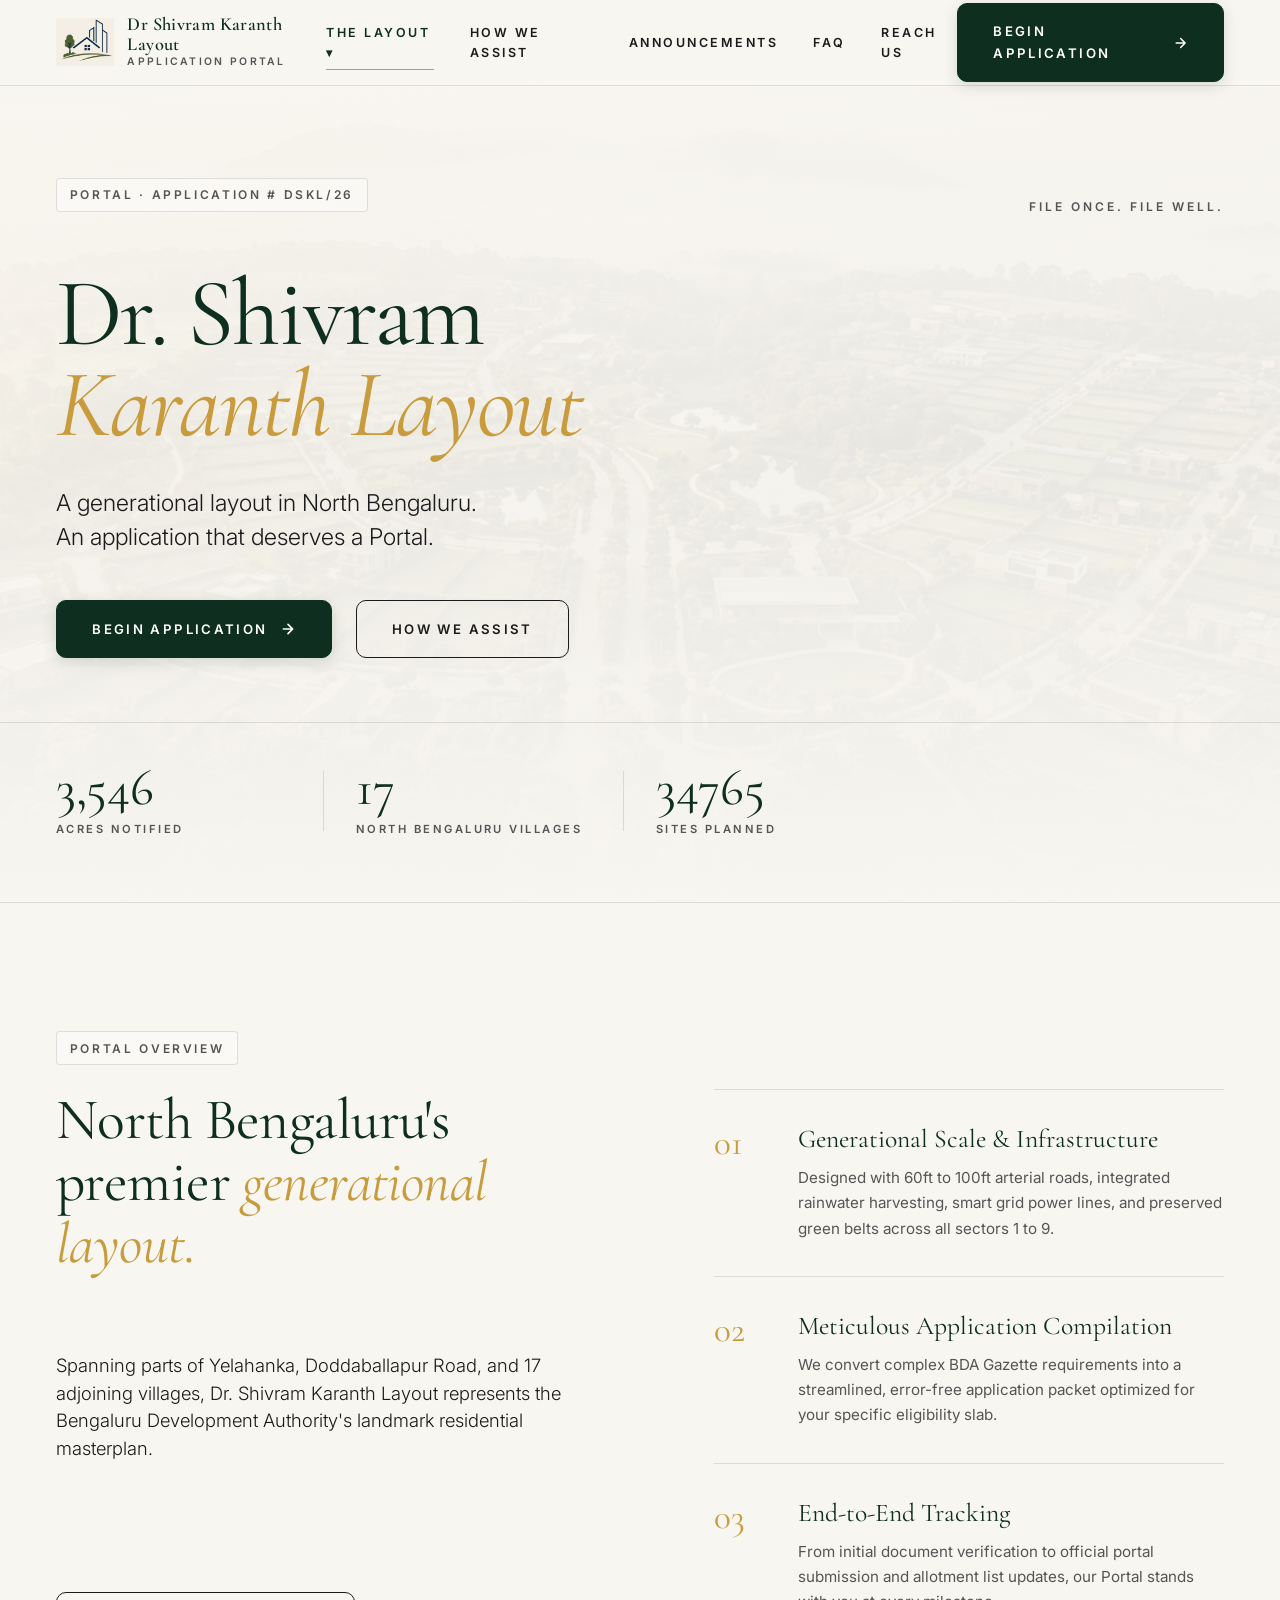
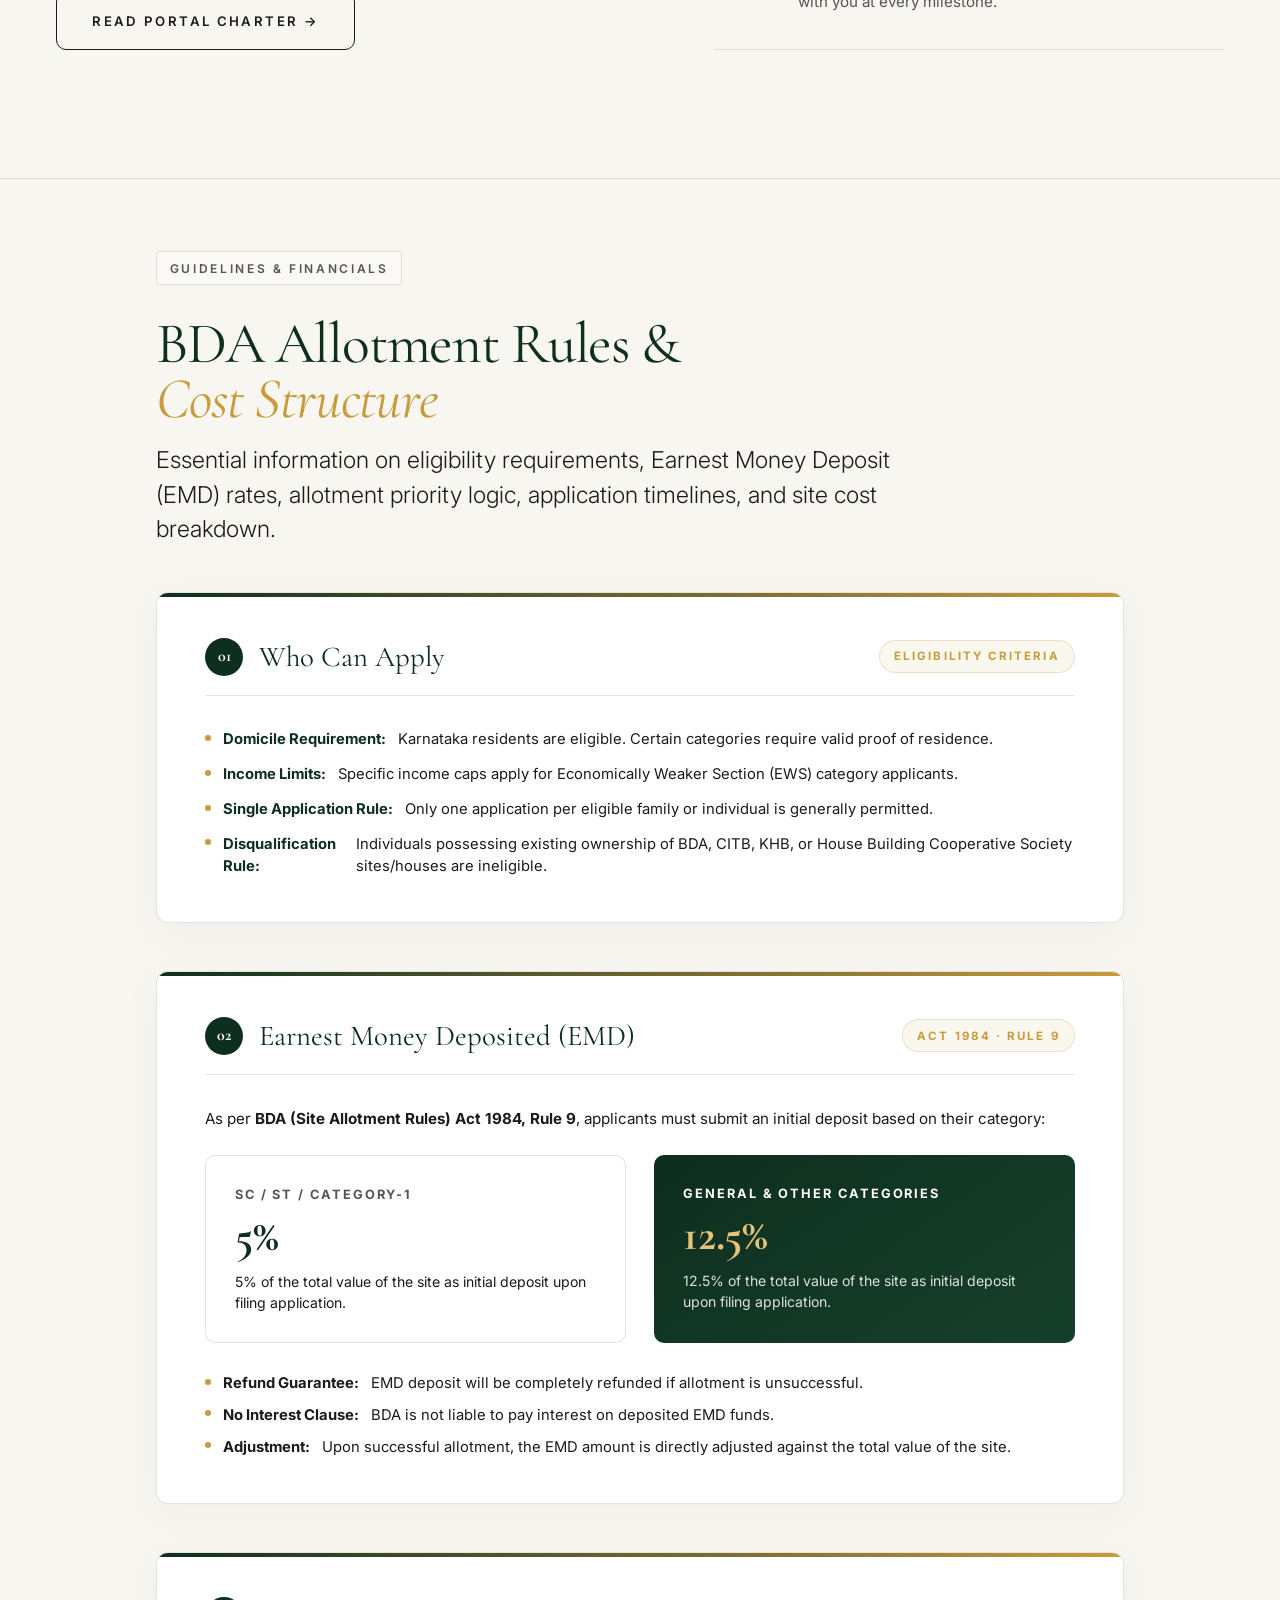
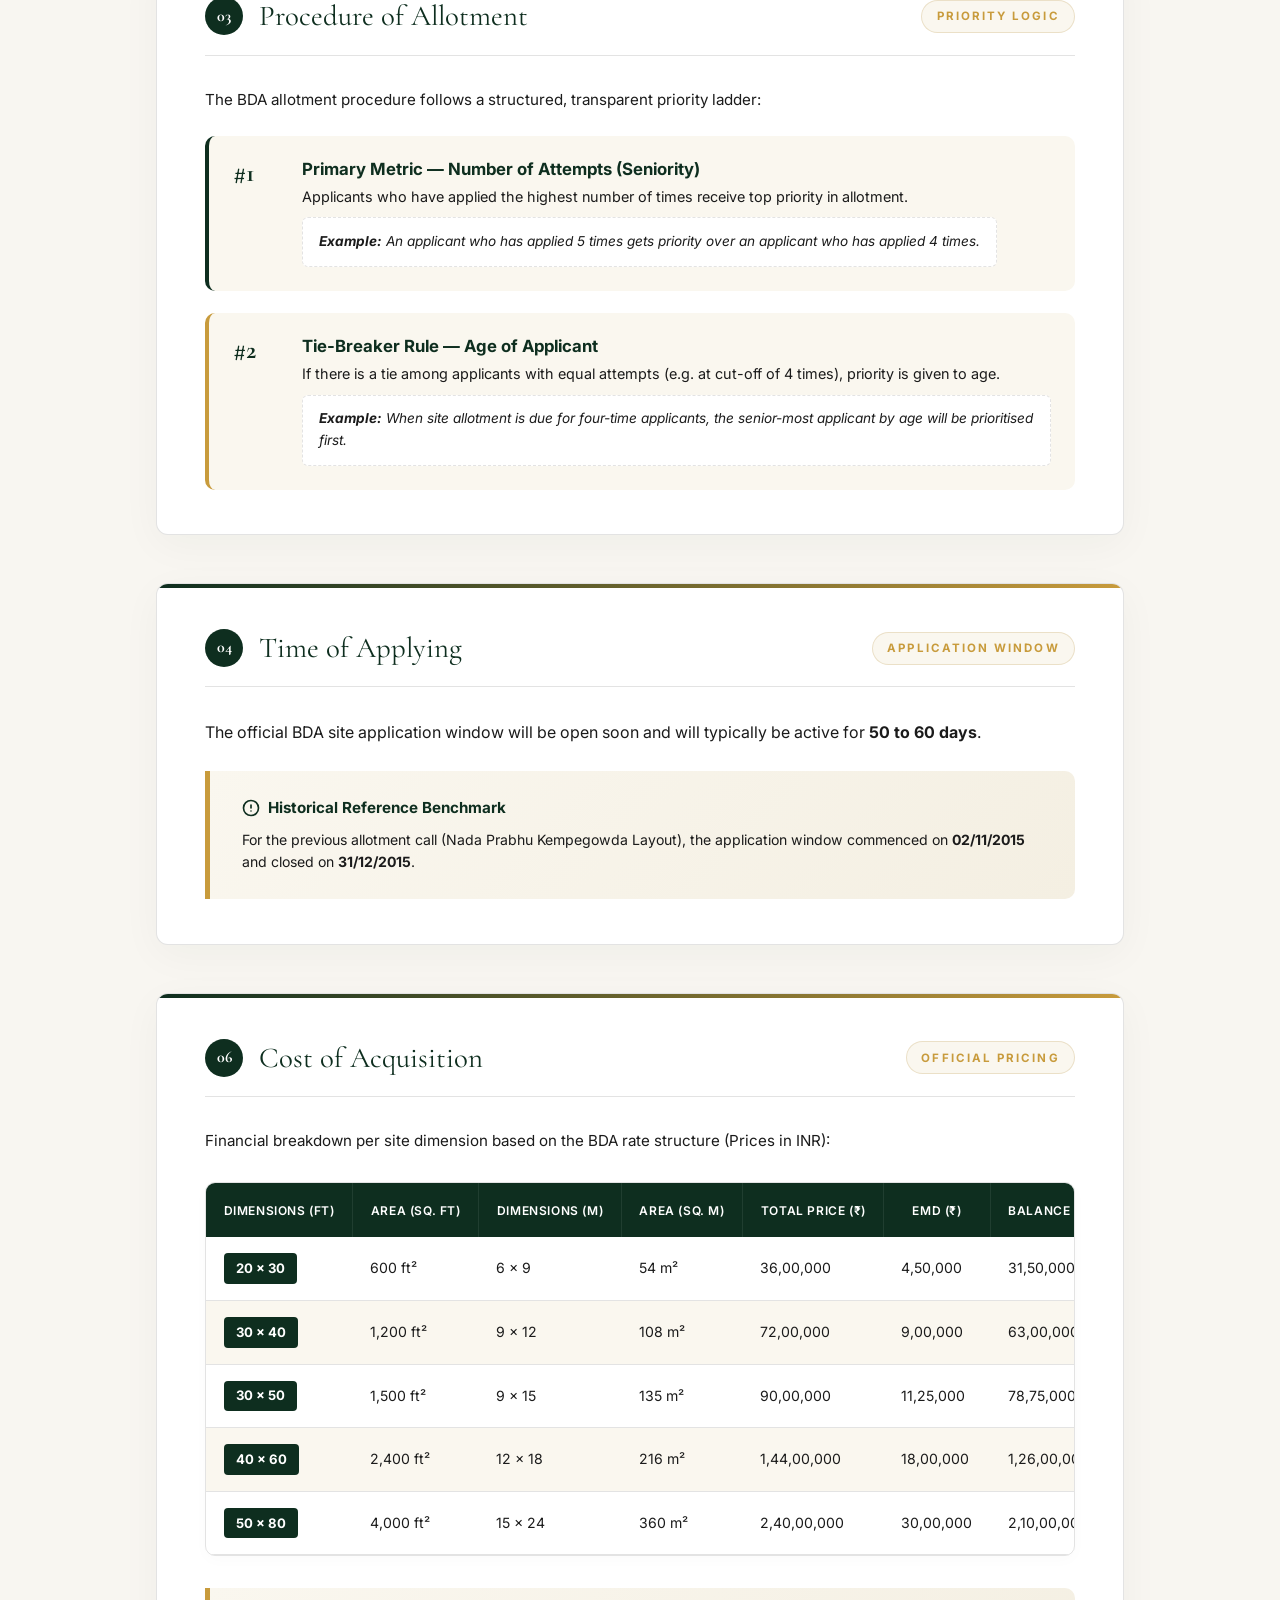
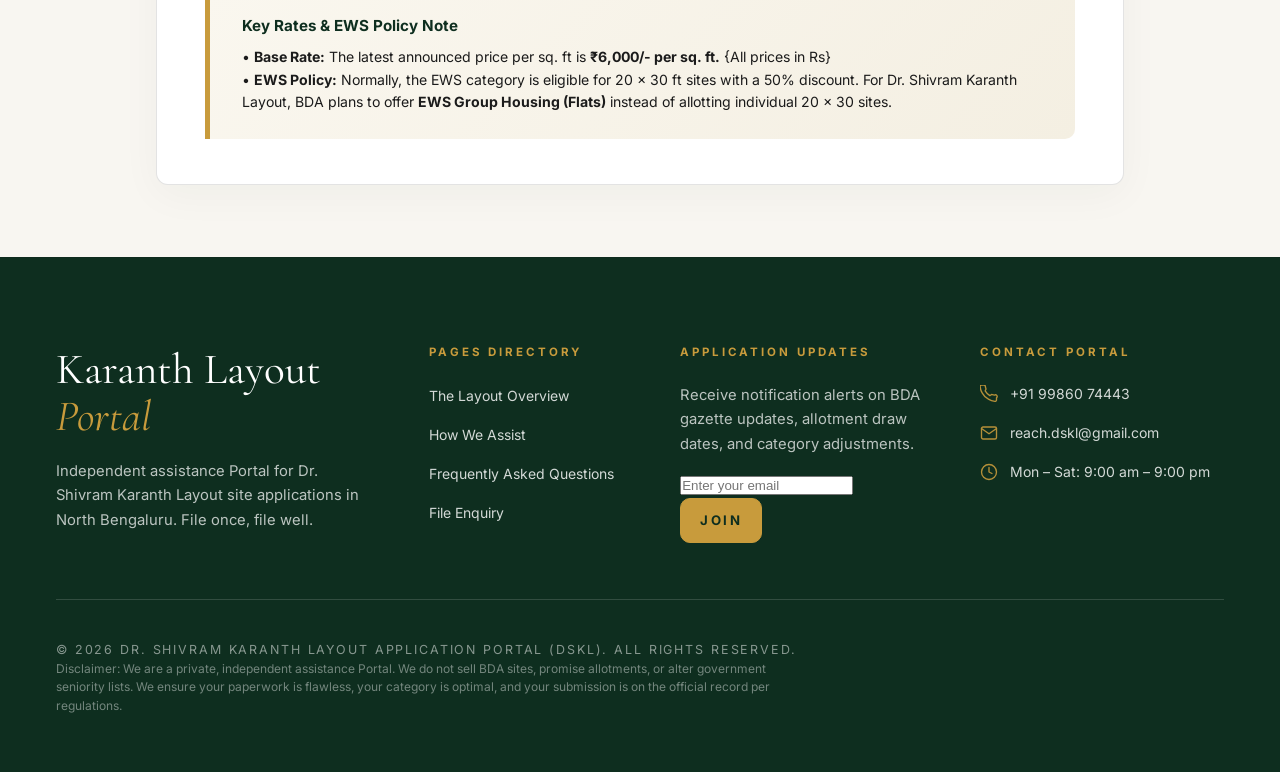
<file: index.html>
﻿<!DOCTYPE html>
<html lang="en-IN">
<head>
  <meta charset="UTF-8">
  <meta name="viewport" content="width=device-width, initial-scale=1.0">
  <title>Dr. Shivram Karanth Layout — BDA Site Application Portal | North Bengaluru</title>
  <meta name="description" content="Expert assistance for BDA Dr. Shivram Karanth Layout (DSKL) site applications in North Bengaluru. Eligibility review, Application compilation, portal submission across all 9 sectors. 3,546 acres, 34,765+ plots.">
  <link rel="canonical" href="https://drshivramkaranthlayout.com/">
  <link rel="preconnect" href="https://fonts.googleapis.com">
  <link rel="preconnect" href="https://fonts.gstatic.com" crossorigin>
  <link rel="dns-prefetch" href="https://fonts.googleapis.com">
  <link rel="dns-prefetch" href="https://mgiaanbgqtpfiesdudsz.supabase.co">
  <link rel="manifest" href="manifest.json">
  <meta name="theme-color" content="#0E2E1F">
  <meta name="robots" content="index, follow, max-snippet:-1, max-image-preview:large, max-video-preview:-1">
  <meta name="author" content="Dr. Shivram Karanth Layout Application Portal">
  <meta name="geo.region" content="IN-KA">
  <meta name="geo.placename" content="Bengaluru, Karnataka">
  <meta name="language" content="English">
  <!-- Open Graph -->
  <meta property="og:type" content="website">
  <meta property="og:site_name" content="Dr. Shivram Karanth Layout Application Portal">
  <meta property="og:title" content="Dr. Shivram Karanth Layout — BDA Site Application Portal | North Bengaluru">
  <meta property="og:description" content="Expert assistance for BDA Dr. Shivram Karanth Layout (DSKL) site applications in North Bengaluru. Eligibility review, Application compilation, portal submission across all 9 sectors. 3,546 acres, 34,765+ plots.">
  <meta property="og:url" content="https://drshivramkaranthlayout.com/">
  <meta property="og:image" content="https://drshivramkaranthlayout.com/assets/images/hero_background.jpg">
  <meta property="og:image:width" content="1200">
  <meta property="og:image:height" content="630">
  <meta property="og:locale" content="en_IN">
  <!-- Twitter Card -->
  <meta name="twitter:card" content="summary_large_image">
  <meta name="twitter:title" content="Dr. Shivram Karanth Layout — BDA Site Application Portal | North Bengaluru">
  <meta name="twitter:description" content="Expert assistance for BDA Dr. Shivram Karanth Layout (DSKL) site applications in North Bengaluru. Eligibility review, Application compilation, portal submission across all 9 sectors. 3,546 acres, 34,765+ plots.">
  <meta name="twitter:image" content="https://drshivramkaranthlayout.com/assets/images/hero_background.jpg">
  <!-- Favicon -->
  <link rel="icon" type="image/png" href="assets/images/favicon.png">
  <link rel="apple-touch-icon" href="assets/images/favicon.png">
  <link rel="preload" href="assets/images/hero_background.jpg" as="image" fetchpriority="high">
  <link rel="stylesheet" href="styles.css">
</head>
<body>

  <!-- Sticky Glass Header / Navigation -->
  <header class="site-header">
    <div class="container nav-container">
      <a href="index.html" class="brand-logo">
        <img src="assets/images/navbar_logo.png" alt="Dr. Shivram Karanth Layout Logo" class="brand-logo-img">
        <div class="brand-text">
          <span class="brand-title">Dr Shivram Karanth Layout</span>
          <span class="brand-subtitle">APPLICATION Portal</span>
        </div>
      </a>

      <!-- Desktop Menu with Sector Dropdown -->
      <ul class="nav-menu">
        <li class="nav-item-dropdown">
          <a href="index.html" class="nav-link active" style="color: var(--primary-green);">
            The Layout ▾
          </a>
          <ul class="dropdown-menu">
            <li class="dropdown-header">Select Layout Sector</li>
            <li><a href="sector1.html" class="dropdown-link"><span>Sector 1 </span> <span class="sector-code">01</span></a></li>
            <li><a href="sector2.html" class="dropdown-link"><span>Sector 2 </span> <span class="sector-code">02</span></a></li>
            <li><a href="sector3.html" class="dropdown-link"><span>Sector 3 </span> <span class="sector-code">03</span></a></li>
            <li><a href="sector4.html" class="dropdown-link"><span>Sector 4 </span> <span class="sector-code">04</span></a></li>
            <li><a href="sector5.html" class="dropdown-link"><span>Sector 5 </span> <span class="sector-code">05</span></a></li>
            <li><a href="sector6.html" class="dropdown-link"><span>Sector 6 </span> <span class="sector-code">06</span></a></li>
            <li><a href="sector7.html" class="dropdown-link"><span>Sector 7 </span> <span class="sector-code">07</span></a></li>
            <li><a href="sector8.html" class="dropdown-link"><span>Sector 8 </span> <span class="sector-code">08</span></a></li>
            <li><a href="sector9.html" class="dropdown-link"><span>Sector 9 </span> <span class="sector-code">09</span></a></li>
          </ul>
        </li>
        <li><a href="procedure.html" class="nav-link">How we Assist</a></li>
        <li><a href="about.html" class="nav-link">Announcements</a></li>
        <li><a href="faq.html" class="nav-link">FAQ</a></li>
        <li><a href="contact.html" class="nav-link">Reach us</a></li>
      </ul>

      <!-- Primary CTA -->
      <a href="contact.html" class="btn btn-primary">
        Begin Application 
        <svg width="16" height="16" viewBox="0 0 24 24" fill="none" stroke="currentColor" stroke-width="2.5" stroke-linecap="round" stroke-linejoin="round"><path d="M5 12h14M12 5l7 7-7 7"/></svg>
      </a>

      <!-- Mobile Hamburger Button -->
      <button class="mobile-toggle" id="mobileToggle" aria-label="Toggle navigation menu">
        <span></span>
        <span></span>
        <span></span>
      </button>
    </div>
  </header>

  <!-- Mobile Navigation Drawer -->
  <div class="mobile-nav-drawer" id="mobileNavDrawer">
    <a href="index.html" class="nav-link">The Layout Overview</a>
    <div class="mobile-sectors-accordion">
      <div class="mobile-sectors-title">Select Sector (1 – 9)</div>
      <div class="mobile-sectors-grid">
        <a href="sector1.html" class="mobile-sector-btn">Sec 1</a>
        <a href="sector2.html" class="mobile-sector-btn">Sec 2</a>
        <a href="sector3.html" class="mobile-sector-btn">Sec 3</a>
        <a href="sector4.html" class="mobile-sector-btn">Sec 4</a>
        <a href="sector5.html" class="mobile-sector-btn">Sec 5</a>
        <a href="sector6.html" class="mobile-sector-btn">Sec 6</a>
        <a href="sector7.html" class="mobile-sector-btn">Sec 7</a>
        <a href="sector8.html" class="mobile-sector-btn">Sec 8</a>
        <a href="sector9.html" class="mobile-sector-btn">Sec 9</a>
      </div>
    </div>
    <a href="procedure.html" class="nav-link">How We Assist</a>
    <a href="about.html" class="nav-link">Announcements</a>
    <a href="faq.html" class="nav-link">FAQ</a>
    <a href="contact.html" class="nav-link">Enquiries</a>
  </div>

  <!-- Hero Section -->
  <section class="hero-section" id="hero">
    <div class="hero-bg"></div>
    <div class="hero-overlay"></div>

    <div class="container hero-content">
      <div class="hero-header-meta">
        <div class="badge-tag">
          Portal · Application # DSKL/26
        </div>
        <div class="meta-code">
          FILE ONCE. FILE WELL.
        </div>
      </div>

      <h1 class="hero-title">
        <span class="line-1">Dr. Shivram</span>
        <span class="line-2">Karanth Layout</span>
      </h1>

      <p class="hero-description">
        A generational layout in North Bengaluru.<br>
        An application that deserves a Portal.
      </p>

      <div class="hero-actions">
        <a href="contact.html" class="btn btn-primary">
          Begin Application
          <svg width="16" height="16" viewBox="0 0 24 24" fill="none" stroke="currentColor" stroke-width="2.5" stroke-linecap="round" stroke-linejoin="round"><path d="M5 12h14M12 5l7 7-7 7"/></svg>
        </a>
        <a href="procedure.html" class="btn btn-outline">
          How We Assist
        </a>
      </div>
    </div>

    <!-- Hero Stats Row -->
    <div class="container hero-stats-row">
      <div class="stats-grid">
        <div class="stat-item">
          <div class="stat-number">3,546</div>
          <div class="stat-label">Acres Notified</div>
        </div>
        <div class="stat-item">
          <div class="stat-number">17</div>
          <div class="stat-label">North Bengaluru Villages</div>
        </div>
        <div class="stat-item">
          <div class="stat-number">34765</div>
          <div class="stat-label">Sites Planned</div>
        </div>
      </div>
    </div>
  </section>

  <!-- Featured Overview Section -->
  <section class="section-editorial">
    <div class="container">
      <div class="badge-tag">
       Portal Overview
      </div>

      <div class="editorial-grid">
        <div class="editorial-left">
          <h2 class="editorial-quote">
            North Bengaluru's premier <span>generational layout.</span>
          </h2>
          <p class="hero-description" style="margin-top: 1.5rem; font-size: 1.15rem;">
            Spanning parts of Yelahanka, Doddaballapur Road, and 17 adjoining villages, Dr. Shivram Karanth Layout represents the Bengaluru Development Authority's landmark residential masterplan.
          </p>
          <div style="margin-top: 2rem;">
            <a href="procedure.html" class="btn btn-outline">Read Portal Charter &rarr;</a>
          </div>
        </div>

        <div class="editorial-right">
          <div class="manifesto-card" style="border-top: 1px solid var(--border-color);">
            <div class="manifesto-num">01</div>
            <div>
              <h3 class="manifesto-card-title">Generational Scale & Infrastructure</h3>
              <p class="manifesto-card-desc">Designed with 60ft to 100ft arterial roads, integrated rainwater harvesting, smart grid power lines, and preserved green belts across all sectors 1 to 9.</p>
            </div>
          </div>
          <div class="manifesto-card">
            <div class="manifesto-num">02</div>
            <div>
              <h3 class="manifesto-card-title">Meticulous Application Compilation</h3>
              <p class="manifesto-card-desc">We convert complex BDA Gazette requirements into a streamlined, error-free application packet optimized for your specific eligibility slab.</p>
            </div>
          </div>
          <div class="manifesto-card">
            <div class="manifesto-num">03</div>
            <div>
              <h3 class="manifesto-card-title">End-to-End Tracking</h3>
              <p class="manifesto-card-desc">From initial document verification to official portal submission and allotment list updates, our Portal stands with you at every milestone.</p>
            </div>
          </div>
        </div>
      </div>
    </div>
  </section>

  <!-- BDA Allotment Guidelines & Financials Section (Sections 02 to 06) -->
  <section class="section-procedure" style="background-color: var(--bg-cream); padding: 4.5rem 0; border-top: 1px solid var(--border-color);">
    <div class="container" style="max-width: 1080px;">
      
      <div style="margin-bottom: 2.5rem;">
        <div class="badge-tag">Guidelines & Financials</div>
        <h2 class="hero-title" style="font-size: clamp(2.2rem, 4.5vw, 3.6rem); margin-top: 0.5rem; margin-bottom: 1rem;">
          BDA Allotment Rules &<br><span class="line-2">Cost Structure</span>
        </h2>
        <p class="hero-description" style="max-width: 780px;">
          Essential information on eligibility requirements, Earnest Money Deposit (EMD) rates, allotment priority logic, application timelines, and site cost breakdown.
        </p>
      </div>

      <!-- 02. Who Can Apply -->
      <div class="proc-card">
        <div class="proc-card-header">
          <div class="proc-card-title-group">
            <div class="proc-num-badge">01</div>
            <h2 class="proc-card-title">Who Can Apply</h2>
          </div>
          <span class="proc-card-tag">Eligibility Criteria</span>
        </div>

        <ul class="sector-bullet-list" style="gap: 0.8rem;">
          <li><strong style="color: var(--primary-green);">Domicile Requirement:</strong> Karnataka residents are eligible. Certain categories require valid proof of residence.</li>
          <li><strong style="color: var(--primary-green);">Income Limits:</strong> Specific income caps apply for Economically Weaker Section (EWS) category applicants.</li>
          <li><strong style="color: var(--primary-green);">Single Application Rule:</strong> Only one application per eligible family or individual is generally permitted.</li>
          <li><strong style="color: var(--primary-green);">Disqualification Rule:</strong> Individuals possessing existing ownership of BDA, CITB, KHB, or House Building Cooperative Society sites/houses are ineligible.</li>
        </ul>
      </div>

      <!-- 03. Earnest Money Deposited (EMD) -->
      <div class="proc-card">
        <div class="proc-card-header">
          <div class="proc-card-title-group">
            <div class="proc-num-badge">02</div>
            <h2 class="proc-card-title">Earnest Money Deposited (EMD)</h2>
          </div>
          <span class="proc-card-tag">Act 1984 · Rule 9</span>
        </div>

        <p style="font-family: var(--font-sans); font-size: 0.95rem; color: var(--text-dark); margin-bottom: 1.5rem; line-height: 1.6;">
          As per <strong>BDA (Site Allotment Rules) Act 1984, Rule 9</strong>, applicants must submit an initial deposit based on their category:
        </p>

        <div class="emd-grid">
          <div class="emd-box">
            <div class="emd-title">SC / ST / CATEGORY-1</div>
            <div class="emd-percent">5%</div>
            <p class="emd-desc">5% of the total value of the site as initial deposit upon filing application.</p>
          </div>

          <div class="emd-box highlight">
            <div class="emd-title">GENERAL & OTHER CATEGORIES</div>
            <div class="emd-percent">12.5%</div>
            <p class="emd-desc">12.5% of the total value of the site as initial deposit upon filing application.</p>
          </div>
        </div>

        <ul class="sector-bullet-list" style="gap: 0.6rem; margin-top: 1rem;">
          <li><strong>Refund Guarantee:</strong> EMD deposit will be completely refunded if allotment is unsuccessful.</li>
          <li><strong>No Interest Clause:</strong> BDA is not liable to pay interest on deposited EMD funds.</li>
          <li><strong>Adjustment:</strong> Upon successful allotment, the EMD amount is directly adjusted against the total value of the site.</li>
        </ul>
      </div>

      <!-- 04. Procedure of Allotment -->
      <div class="proc-card">
        <div class="proc-card-header">
          <div class="proc-card-title-group">
            <div class="proc-num-badge">03</div>
            <h2 class="proc-card-title">Procedure of Allotment</h2>
          </div>
          <span class="proc-card-tag">Priority Logic</span>
        </div>

        <p style="font-family: var(--font-sans); font-size: 0.95rem; color: var(--text-dark); margin-bottom: 1.5rem;">
          The BDA allotment procedure follows a structured, transparent priority ladder:
        </p>

        <div class="priority-ladder">
          <div class="priority-card">
            <div class="priority-rank">#1</div>
            <div class="priority-info">
              <h4>Primary Metric — Number of Attempts (Seniority)</h4>
              <p style="margin:0; font-size:0.9rem; color: var(--text-dark);">Applicants who have applied the highest number of times receive top priority in allotment.</p>
              <div class="priority-example">
                <strong>Example:</strong> An applicant who has applied 5 times gets priority over an applicant who has applied 4 times.
              </div>
            </div>
          </div>

          <div class="priority-card secondary">
            <div class="priority-rank">#2</div>
            <div class="priority-info">
              <h4>Tie-Breaker Rule — Age of Applicant</h4>
              <p style="margin:0; font-size:0.9rem; color: var(--text-dark);">If there is a tie among applicants with equal attempts (e.g. at cut-off of 4 times), priority is given to age.</p>
              <div class="priority-example">
                <strong>Example:</strong> When site allotment is due for four-time applicants, the senior-most applicant by age will be prioritised first.
              </div>
            </div>
          </div>
        </div>
      </div>

      <!-- 05. Time of Applying -->
      <div class="proc-card">
        <div class="proc-card-header">
          <div class="proc-card-title-group">
            <div class="proc-num-badge">04</div>
            <h2 class="proc-card-title">Time of Applying</h2>
          </div>
          <span class="proc-card-tag">Application Window</span>
        </div>

        <p style="font-family: var(--font-sans); font-size: 1rem; color: var(--text-dark); line-height: 1.7; margin-bottom: 1.5rem;">
          The official BDA site application window will be open soon and will typically be active for <strong>50 to 60 days</strong>.
        </p>

        <div class="ews-notice-banner" style="margin-top: 0;">
          <div class="ews-notice-title">
            <svg width="18" height="18" viewBox="0 0 24 24" fill="none" stroke="currentColor" stroke-width="2.2" stroke-linecap="round" stroke-linejoin="round"><circle cx="12" cy="12" r="10"/><line x1="12" y1="8" x2="12" y2="12"/><line x1="12" y1="16" x2="12.01" y2="16"/></svg>
            Historical Reference Benchmark
          </div>
          <p class="ews-notice-text">
            For the previous allotment call (Nada Prabhu Kempegowda Layout), the application window commenced on <strong>02/11/2015</strong> and closed on <strong>31/12/2015</strong>.
          </p>
        </div>
      </div>

      <!-- 06. Cost of Acquisition -->
      <div class="proc-card" style="margin-bottom: 0;">
        <div class="proc-card-header">
          <div class="proc-card-title-group">
            <div class="proc-num-badge">06</div>
            <h2 class="proc-card-title">Cost of Acquisition</h2>
          </div>
          <span class="proc-card-tag">Official Pricing</span>
        </div>

        <p style="font-family: var(--font-sans); font-size: 0.95rem; color: var(--text-dark); margin-bottom: 1.2rem;">
          Financial breakdown per site dimension based on the BDA rate structure (Prices in INR):
        </p>

        <div class="cost-table-wrapper">
          <table class="cost-table">
            <thead>
              <tr>
                <th>Dimensions (ft)</th>
                <th>Area (sq. ft)</th>
                <th>Dimensions (m)</th>
                <th>Area (sq. m)</th>
                <th>Total Price (₹)</th>
                <th>EMD (₹)</th>
                <th>Balance Due (₹)</th>
                <th>Registration (₹)</th>
                <th>Total Cost (₹)</th>
              </tr>
            </thead>
            <tbody>
              <tr>
                <td><span class="dim-pill">20 × 30</span></td>
                <td>600 ft²</td>
                <td>6 × 9</td>
                <td>54 m²</td>
                <td>36,00,000</td>
                <td>4,50,000</td>
                <td>31,50,000</td>
                <td>2,75,400</td>
                <td class="total-highlight">38,75,400</td>
              </tr>
              <tr>
                <td><span class="dim-pill">30 × 40</span></td>
                <td>1,200 ft²</td>
                <td>9 × 12</td>
                <td>108 m²</td>
                <td>72,00,000</td>
                <td>9,00,000</td>
                <td>63,00,000</td>
                <td>5,50,800</td>
                <td class="total-highlight">77,50,800</td>
              </tr>
              <tr>
                <td><span class="dim-pill">30 × 50</span></td>
                <td>1,500 ft²</td>
                <td>9 × 15</td>
                <td>135 m²</td>
                <td>90,00,000</td>
                <td>11,25,000</td>
                <td>78,75,000</td>
                <td>6,88,500</td>
                <td class="total-highlight">96,88,500</td>
              </tr>
              <tr>
                <td><span class="dim-pill">40 × 60</span></td>
                <td>2,400 ft²</td>
                <td>12 × 18</td>
                <td>216 m²</td>
                <td>1,44,00,000</td>
                <td>18,00,000</td>
                <td>1,26,00,000</td>
                <td>11,01,600</td>
                <td class="total-highlight">1,55,01,600</td>
              </tr>
              <tr>
                <td><span class="dim-pill">50 × 80</span></td>
                <td>4,000 ft²</td>
                <td>15 × 24</td>
                <td>360 m²</td>
                <td>2,40,00,000</td>
                <td>30,00,000</td>
                <td>2,10,00,000</td>
                <td>18,36,000</td>
                <td class="total-highlight">2,58,36,000</td>
              </tr>
            </tbody>
          </table>
        </div>

        <div class="ews-notice-banner">
          <div class="ews-notice-title">
            Key Rates & EWS Policy Note
          </div>
          <p class="ews-notice-text">
            • <strong>Base Rate:</strong> The latest announced price per sq. ft is <strong>₹6,000/- per sq. ft.</strong> {All prices in Rs}<br>
            • <strong>EWS Policy:</strong> Normally, the EWS category is eligible for 20 × 30 ft sites with a 50% discount. For Dr. Shivram Karanth Layout, BDA plans to offer <strong>EWS Group Housing (Flats)</strong> instead of allotting individual 20 × 30 sites.
          </p>
        </div>
      </div>

    </div>
  </section>

  <!-- Large Luxury Footer -->
  <footer class="site-footer">
    <div class="container">
      <div class="footer-top">
        <div>
          <h3 class="footer-brand-title">Karanth Layout <span>Portal</span></h3>
          <p class="footer-desc">
            Independent assistance Portal for Dr. Shivram Karanth Layout site applications in North Bengaluru. File once, file well.
          </p>
        </div>

        <div>
          <h4 class="footer-links-title">Pages Directory</h4>
          <ul class="footer-links">
            <li><a href="index.html">The Layout Overview</a></li>
            <li><a href="procedure.html">How We Assist</a></li>
            <li><a href="faq.html">Frequently Asked Questions</a></li>
            <li><a href="contact.html">File Enquiry</a></li>
          </ul>
        </div>

        <div>
          <h4 class="footer-links-title">Application Updates</h4>
          <p class="footer-desc" style="margin-bottom: 1rem;">
            Receive notification alerts on BDA gazette updates, allotment draw dates, and category adjustments.
          </p>
          <form class="newsletter-form" onsubmit="event.preventDefault(); alert('Thank you for subscribing to Portal Application updates.');">
            <input type="email" class="newsletter-input" placeholder="Enter your email" required>
          <button type="submit" class="btn btn-gold" style="padding: 0.85rem 1.2rem;">Join</button>
          </form>
        </div>

        <!-- Contact Details Column -->
        <div>
          <h4 class="footer-links-title">Contact Portal</h4>
          <ul class="footer-contact-list">
            <li class="footer-contact-item">
              <svg class="footer-contact-icon" viewBox="0 0 24 24" fill="none" stroke="currentColor" stroke-width="1.8" stroke-linecap="round" stroke-linejoin="round"><path d="M22 16.92v3a2 2 0 01-2.18 2 19.79 19.79 0 01-8.63-3.07A19.5 19.5 0 013.07 10.8 19.79 19.79 0 01.14 2.22 2 2 0 012.14 0h3a2 2 0 012 1.72c.127.96.361 1.903.7 2.81a2 2 0 01-.45 2.11L6.91 7.91a16 16 0 006.18 6.18l1.28-.78a2 2 0 012.11-.45c.907.339 1.85.573 2.81.7A2 2 0 0122 16.92z"/></svg>
              <a href="tel:+919986074443" class="footer-contact-text">+91 99860 74443</a>
            </li>
            <li class="footer-contact-item">
              <svg class="footer-contact-icon" viewBox="0 0 24 24" fill="none" stroke="currentColor" stroke-width="1.8" stroke-linecap="round" stroke-linejoin="round"><path d="M4 4h16c1.1 0 2 .9 2 2v12c0 1.1-.9 2-2 2H4c-1.1 0-2-.9-2-2V6c0-1.1.9-2 2-2z"/><polyline points="22,6 12,13 2,6"/></svg>
              <a href="mailto:reach.dskl@gmail.com" class="footer-contact-text">reach.dskl@gmail.com</a>
            </li>
            <li class="footer-contact-item">
              <svg class="footer-contact-icon" viewBox="0 0 24 24" fill="none" stroke="currentColor" stroke-width="1.8" stroke-linecap="round" stroke-linejoin="round"><circle cx="12" cy="12" r="10"/><polyline points="12 6 12 12 16 14"/></svg>
              <span class="footer-contact-text">Mon – Sat: 9:00 am – 9:00 pm</span>
            </li>
          </ul>
        </div>
      </div>

      <div class="footer-bottom">
        <div class="footer-copyright">
          © 2026 Dr. Shivram Karanth Layout Application Portal (DSKL). All rights reserved.
        </div>
        
      </div>

      <div class="footer-disclaimer">
        Disclaimer: We are a private, independent assistance Portal. We do not sell BDA sites, promise allotments, or alter government seniority lists. We ensure your paperwork is flawless, your category is optimal, and your submission is on the official record per regulations.
      </div>
    </div>
  </footer>
  <!-- Structured Data: Organization + WebSite + LocalBusiness -->
  <script type="application/ld+json">
  {
    "@context": "https://schema.org",
    "@graph": [
      {
        "@type": "Organization",
        "@id": "https://drshivramkaranthlayout.com/#organization",
        "name": "Dr. Shivram Karanth Layout Application Portal",
        "alternateName": "DSKL Portal",
        "url": "https://drshivramkaranthlayout.com",
        "logo": {
          "@type": "ImageObject",
          "url": "https://drshivramkaranthlayout.com/assets/images/hero_background.jpg"
        },
        "description": "Private independent assistance Portal for BDA Dr. Shivram Karanth Layout site applications in North Bengaluru.",
        "areaServed": {
          "@type": "City",
          "name": "Bengaluru"
        },
        "serviceType": "BDA Site Application Assistance",
        "contactPoint": {
          "@type": "ContactPoint",
          "contactType": "Customer Service",
          "availableLanguage": ["English", "Kannada"]
        }
      },
      {
        "@type": "WebSite",
        "@id": "https://drshivramkaranthlayout.com/#website",
        "url": "https://drshivramkaranthlayout.com",
        "name": "Dr. Shivram Karanth Layout Application Portal",
        "description": "Expert BDA site application assistance for Dr. Shivram Karanth Layout across all 9 sectors in North Bengaluru.",
        "publisher": { "@id": "https://drshivramkaranthlayout.com/#organization" },
        "potentialAction": {
          "@type": "SearchAction",
          "target": {
            "@type": "EntryPoint",
            "urlTemplate": "https://drshivramkaranthlayout.com/contact.html?q={search_term_string}"
          },
          "query-input": "required name=search_term_string"
        }
      },
      {
        "@type": "WebPage",
        "@id": "https://drshivramkaranthlayout.com/#webpage",
        "url": "https://drshivramkaranthlayout.com/",
        "name": "Dr. Shivram Karanth Layout — BDA Site Application Portal",
        "isPartOf": { "@id": "https://drshivramkaranthlayout.com/#website" },
        "about": { "@id": "https://drshivramkaranthlayout.com/#organization" },
        "description": "Expert assistance for BDA Dr. Shivram Karanth Layout site applications across 9 sectors in North Bengaluru.",
        "breadcrumb": {
          "@type": "BreadcrumbList",
          "itemListElement": [{ "@type": "ListItem", "position": 1, "name": "Home", "item": "https://drshivramkaranthlayout.com/" }]
        }
      },
      {
        "@type": "RealEstateAgent",
        "@id": "https://drshivramkaranthlayout.com/#localbusiness",
        "name": "Dr. Shivram Karanth Layout Application Portal",
        "description": "BDA site application assistance Portal for Dr. Shivram Karanth Layout. Eligibility review, Application preparation, portal submission.",
        "url": "https://drshivramkaranthlayout.com",
        "address": {
          "@type": "PostalAddress",
          "addressLocality": "Yelahanka",
          "addressRegion": "Karnataka",
          "addressCountry": "IN",
          "postalCode": "560064"
        },
        "areaServed": "North Bengaluru",
        "openingHours": "Mo-Sa 10:00-18:00"
      }
    ]
  }
  </script>


  <script src="script.js"></script>
</body>
</html>
</file>
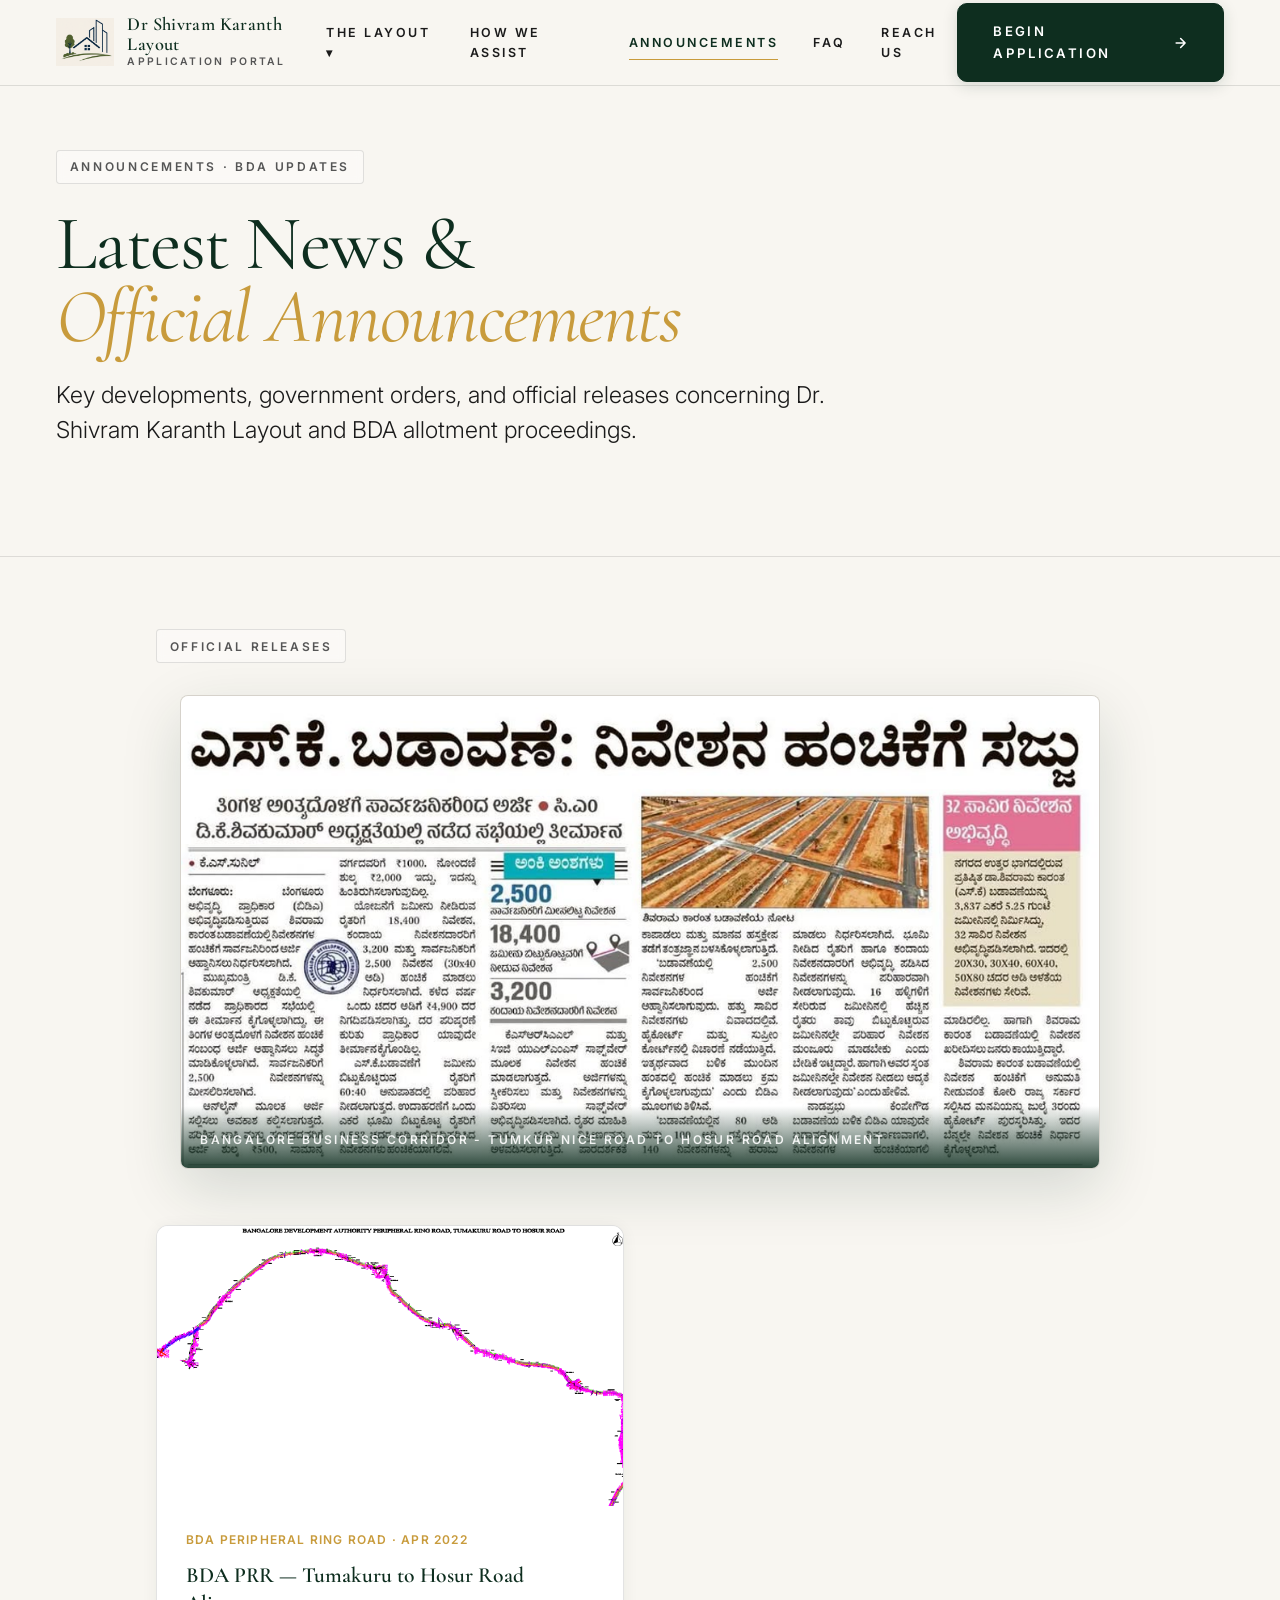
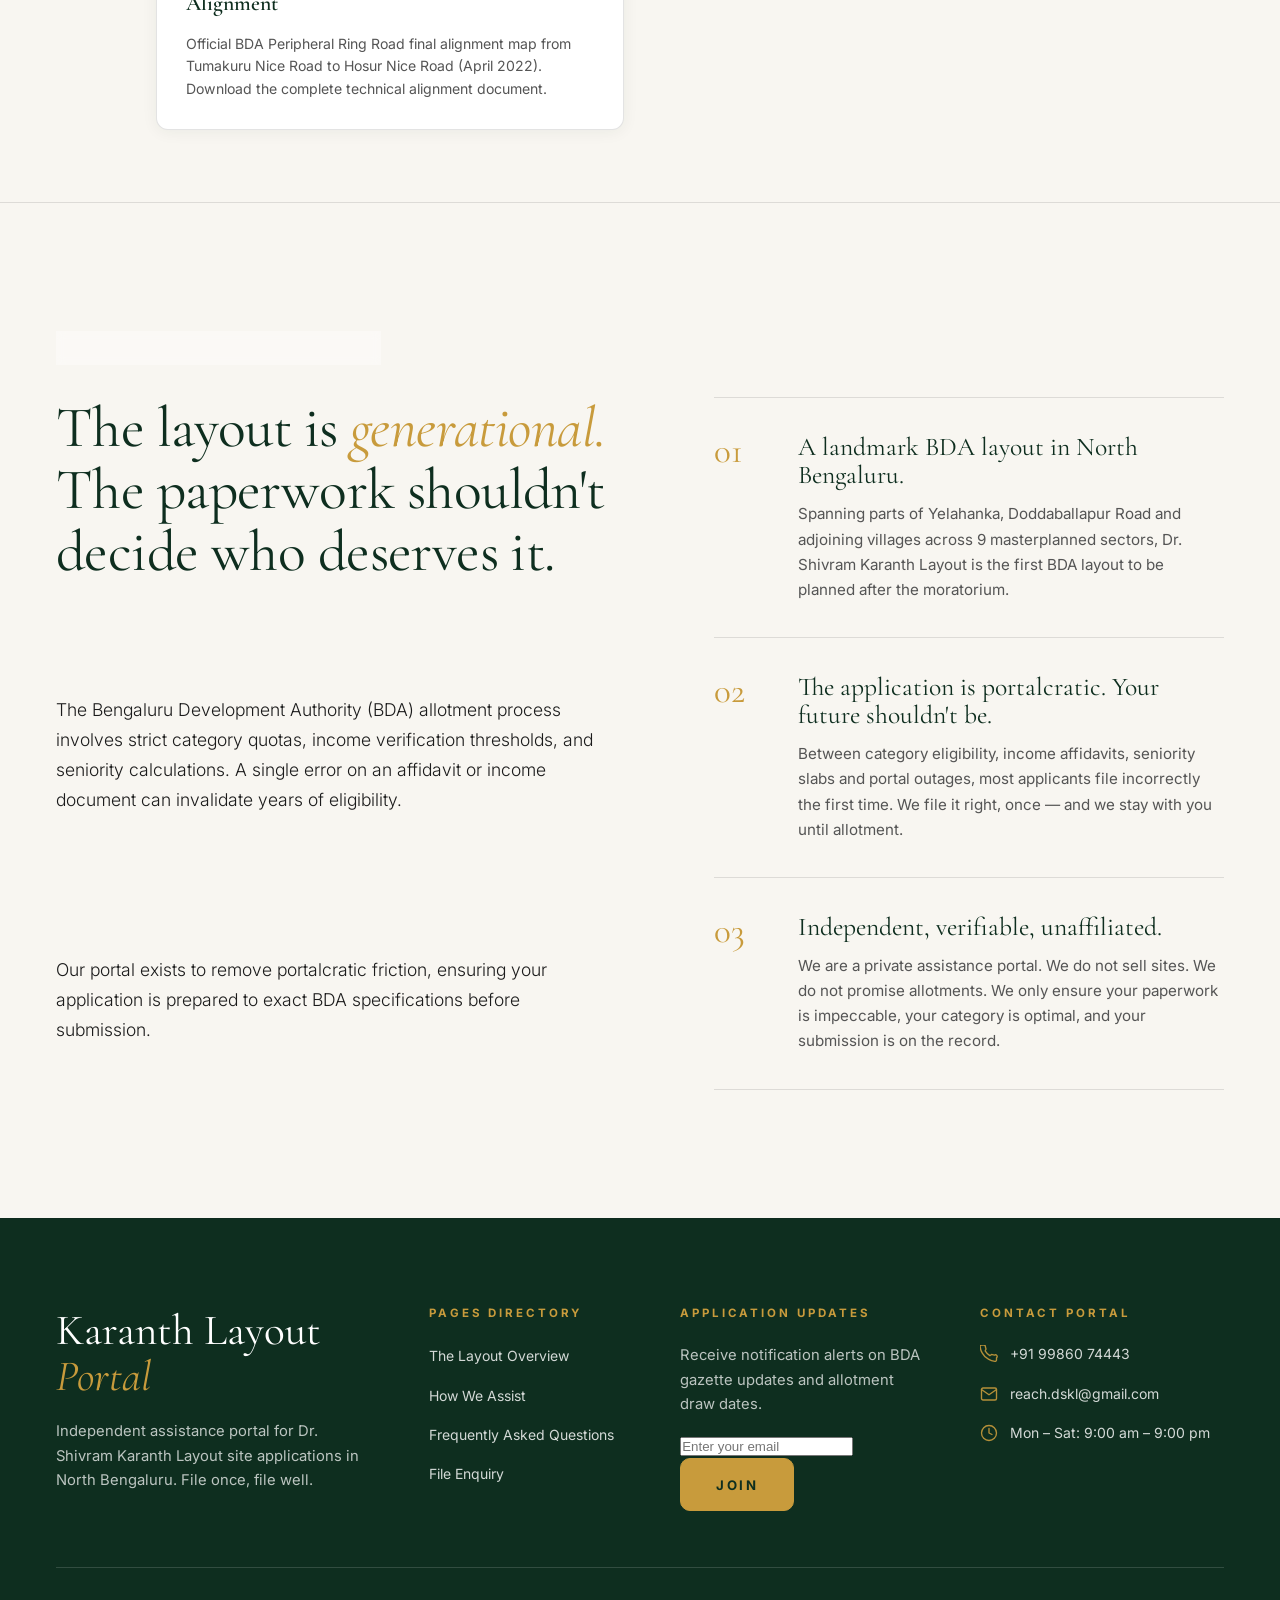
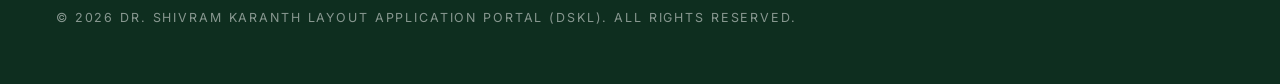
<file: about.html>
﻿<!DOCTYPE html>
<html lang="en-IN">
<head>
  <meta charset="UTF-8">
  <meta name="viewport" content="width=device-width, initial-scale=1.0">
  <title>Announcements & BDA Updates — Dr. Shivram Karanth Layout Portal</title>
  <meta name="description" content="Latest BDA announcements and official updates on Dr. Shivram Karanth Layout site allotment. Peripheral Ring Road alignment, gazette notifications, and official documents.">
  <link rel="canonical" href="https://drshivramkaranthlayout.com/about.html">
  <link rel="preconnect" href="https://fonts.googleapis.com">
  <link rel="preconnect" href="https://fonts.gstatic.com" crossorigin>
  <link rel="dns-prefetch" href="https://fonts.googleapis.com">
  <link rel="dns-prefetch" href="https://mgiaanbgqtpfiesdudsz.supabase.co">
  <link rel="manifest" href="manifest.json">
  <meta name="theme-color" content="#0E2E1F">
  <meta name="robots" content="index, follow, max-snippet:-1, max-image-preview:large, max-video-preview:-1">
  <meta name="author" content="Dr. Shivram Karanth Layout Application Portal">
  <meta name="geo.region" content="IN-KA">
  <meta name="geo.placename" content="Bengaluru, Karnataka">
  <meta name="language" content="English">
  <!-- Open Graph -->
  <meta property="og:type" content="article">
  <meta property="og:site_name" content="Dr. Shivram Karanth Layout Application Portal">
  <meta property="og:title" content="Announcements & BDA Updates — Dr. Shivram Karanth Layout Portal">
  <meta property="og:description" content="Latest BDA announcements and official updates on Dr. Shivram Karanth Layout site allotment. Peripheral Ring Road alignment, gazette notifications, and official documents.">
  <meta property="og:url" content="https://drshivramkaranthlayout.com/about.html">
  <meta property="og:image" content="https://drshivramkaranthlayout.com/assets/images/hero_background.jpg">
  <meta property="og:image:width" content="1200">
  <meta property="og:image:height" content="630">
  <meta property="og:locale" content="en_IN">
  <!-- Twitter Card -->
  <meta name="twitter:card" content="summary_large_image">
  <meta name="twitter:title" content="Announcements & BDA Updates — Dr. Shivram Karanth Layout Portal">
  <meta name="twitter:description" content="Latest BDA announcements and official updates on Dr. Shivram Karanth Layout site allotment. Peripheral Ring Road alignment, gazette notifications, and official documents.">
  <meta name="twitter:image" content="https://drshivramkaranthlayout.com/assets/images/hero_background.jpg">
  <!-- Favicon -->
  <link rel="icon" type="image/png" href="assets/images/favicon.png">
  <link rel="apple-touch-icon" href="assets/images/favicon.png">
  <link rel="stylesheet" href="styles.css">
  <link rel="icon" type="image/png" href="assets/images/favicon.png">
</head>
<body>

  <!-- Header / Navigation -->
  <header class="site-header">
    <div class="container nav-container">
      <a href="index.html" class="brand-logo">
        <img src="assets/images/navbar_logo.png" alt="Dr. Shivram Karanth Layout Logo" class="brand-logo-img">
        <div class="brand-text">
          <span class="brand-title">Dr Shivram Karanth Layout</span>
          <span class="brand-subtitle">APPLICATION PORTAL</span>
        </div>
      </a>

      <!-- Desktop Menu with Sector Dropdown -->
      <ul class="nav-menu">
        <li class="nav-item-dropdown">
          <a class="nav-link">
            The Layout ▾
          </a>
          <ul class="dropdown-menu">
            <li class="dropdown-header">Select Layout Sector</li>
            <li><a href="sector1.html" class="dropdown-link"><span>Sector 1 </span> <span class="sector-code">01</span></a></li>
            <li><a href="sector2.html" class="dropdown-link"><span>Sector 2 </span> <span class="sector-code">02</span></a></li>
            <li><a href="sector3.html" class="dropdown-link"><span>Sector 3 </span> <span class="sector-code">03</span></a></li>
            <li><a href="sector4.html" class="dropdown-link"><span>Sector 4 </span> <span class="sector-code">04</span></a></li>
            <li><a href="sector5.html" class="dropdown-link"><span>Sector 5 </span> <span class="sector-code">05</span></a></li>
            <li><a href="sector6.html" class="dropdown-link"><span>Sector 6 </span> <span class="sector-code">06</span></a></li>
            <li><a href="sector7.html" class="dropdown-link"><span>Sector 7 </span> <span class="sector-code">07</span></a></li>
            <li><a href="sector8.html" class="dropdown-link"><span>Sector 8 </span> <span class="sector-code">08</span></a></li>
            <li><a href="sector9.html" class="dropdown-link"><span>Sector 9 </span> <span class="sector-code">09</span></a></li>
          </ul>
        </li>
        <li><a href="procedure.html" class="nav-link">How we Assist</a></li>
        <li><a href="about.html" class="nav-link active" style="color: var(--primary-green);">Announcements</a></li>
        <li><a href="faq.html" class="nav-link">FAQ</a></li>
        <li><a href="contact.html" class="nav-link">Reach us</a></li>
      </ul>

      <a href="contact.html" class="btn btn-primary">
        Begin Application
        <svg width="16" height="16" viewBox="0 0 24 24" fill="none" stroke="currentColor" stroke-width="2.5" stroke-linecap="round" stroke-linejoin="round"><path d="M5 12h14M12 5l7 7-7 7"/></svg>
      </a>

      <button class="mobile-toggle" id="mobileToggle" aria-label="Toggle navigation menu">
        <span></span>
        <span></span>
        <span></span>
      </button>
    </div>
  </header>

  <!-- Mobile Drawer -->
  <div class="mobile-nav-drawer" id="mobileNavDrawer">
    <a href="index.html" class="nav-link">The Layout Overview</a>
    <div class="mobile-sectors-accordion">
      <div class="mobile-sectors-title">Select Sector (1 – 9)</div>
      <div class="mobile-sectors-grid">
        <a href="sector1.html" class="mobile-sector-btn">Sec 1</a>
        <a href="sector2.html" class="mobile-sector-btn">Sec 2</a>
        <a href="sector3.html" class="mobile-sector-btn">Sec 3</a>
        <a href="sector4.html" class="mobile-sector-btn">Sec 4</a>
        <a href="sector5.html" class="mobile-sector-btn">Sec 5</a>
        <a href="sector6.html" class="mobile-sector-btn">Sec 6</a>
        <a href="sector7.html" class="mobile-sector-btn">Sec 7</a>
        <a href="sector8.html" class="mobile-sector-btn">Sec 8</a>
        <a href="sector9.html" class="mobile-sector-btn">Sec 9</a>
      </div>
    </div>
    <a href="procedure.html" class="nav-link">How We Assist</a>
    <a href="about.html" class="nav-link">Announcements</a>
    <a href="faq.html" class="nav-link">FAQ</a>
    <a href="contact.html" class="nav-link">Enquiries</a>
  </div>

  <!-- Page Banner Header -->
  <section style="padding-top: 150px; padding-bottom: 4rem; background-color: var(--bg-cream); border-bottom: 1px solid var(--border-color);">
    <div class="container">
      <div class="badge-tag">Announcements · BDA Updates</div>
      <h1 class="hero-title" style="font-size: clamp(2.8rem, 6vw, 5.2rem); margin-bottom: 1.5rem;">
        Latest News &<br><span class="line-2">Official Announcements</span>
      </h1>
      <p class="hero-description" style="max-width: 780px;">
        Key developments, government orders, and official releases concerning Dr. Shivram Karanth Layout and BDA allotment proceedings.
      </p>
    </div>
  </section>

  <!-- Announcements Section -->
  <section style="background-color: var(--bg-cream); padding: 4.5rem 0;">
    <div class="container" style="max-width: 1080px;">

      <div class="badge-tag" style="margin-bottom: 2rem;">Official Releases</div>

        <div class="sector-map-wrap">
          <img src="assets/images/news1.jpg" alt="News">
          <div class="sector-map-caption">Bangalore Business Corridor - Tumkur Nice Road to Hosur Road Alignment</div>
        </div>

      <div class="announcement-cards-grid">

        <a href="TUMKURU NICE ROAD TO HOSUR NICE ROAD ALIGNMENT- Final-06-4-22.pdf" download class="announcement-card">
          <div class="announcement-card-img-wrap">
            <img src="assets/images/news2.jpg" alt="BDA Peripheral Ring Road — Tumakuru Road to Hosur Road Alignment Map" class="announcement-card-img">
            <div class="announcement-card-overlay">
              <div class="announcement-dl-btn">
                <svg width="20" height="20" viewBox="0 0 24 24" fill="none" stroke="currentColor" stroke-width="2.2" stroke-linecap="round" stroke-linejoin="round"><path d="M21 15v4a2 2 0 01-2 2H5a2 2 0 01-2-2v-4"/><polyline points="7 10 12 15 17 10"/><line x1="12" y1="15" x2="12" y2="3"/></svg>
                Download PDF
              </div>
            </div>
          </div>
          <div class="announcement-card-body">
            <div class="announcement-card-date">BDA Peripheral Ring Road · Apr 2022</div>
            <h3 class="announcement-card-title">BDA PRR — Tumakuru to Hosur Road Alignment</h3>
            <p class="announcement-card-desc">Official BDA Peripheral Ring Road final alignment map from Tumakuru Nice Road to Hosur Nice Road (April 2022). Download the complete technical alignment document.</p>
            
          </div>
        </a>

      </div>
    </div>
  </section>

  <!-- Bureau Manifesto Section -->
  <section class="section-editorial" style="border-top: 1px solid var(--border-color);">
    <div class="container">
      <div class="badge-tag" style="margin-bottom: 2rem;">About The Portal · Our Charter</div>
      <div class="editorial-grid">
        <div class="editorial-left">
          <h2 class="editorial-quote">
            The layout is <span>generational.</span> The paperwork shouldn't decide who deserves it.
          </h2>
          <p class="hero-description" style="margin-top: 2rem; font-size: 1.1rem; line-height: 1.7;">
            The Bengaluru Development Authority (BDA) allotment process involves strict category quotas, income verification thresholds, and seniority calculations. A single error on an affidavit or income document can invalidate years of eligibility.
          </p>
          <p class="hero-description" style="margin-top: 1rem; font-size: 1.1rem; line-height: 1.7;">
            Our portal exists to remove portalcratic friction, ensuring your application is prepared to exact BDA specifications before submission.
          </p>
        </div>

        <div class="editorial-right">
          <div class="manifesto-card" style="border-top: 1px solid var(--border-color);">
            <div class="manifesto-num">01</div>
            <div>
              <h3 class="manifesto-card-title">A landmark BDA layout in North Bengaluru.</h3>
              <p class="manifesto-card-desc">
                Spanning parts of Yelahanka, Doddaballapur Road and adjoining villages across 9 masterplanned sectors, Dr. Shivram Karanth Layout is the first BDA layout to be planned after the moratorium.
              </p>
            </div>
          </div>

          <div class="manifesto-card">
            <div class="manifesto-num">02</div>
            <div>
              <h3 class="manifesto-card-title">The application is portalcratic. Your future shouldn't be.</h3>
              <p class="manifesto-card-desc">
                Between category eligibility, income affidavits, seniority slabs and portal outages, most applicants file incorrectly the first time. We file it right, once — and we stay with you until allotment.
              </p>
            </div>
          </div>

          <div class="manifesto-card">
            <div class="manifesto-num">03</div>
            <div>
              <h3 class="manifesto-card-title">Independent, verifiable, unaffiliated.</h3>
              <p class="manifesto-card-desc">
                We are a private assistance portal. We do not sell sites. We do not promise allotments. We only ensure your paperwork is impeccable, your category is optimal, and your submission is on the record.
              </p>
            </div>
          </div>
        </div>
      </div>
    </div>
  </section>

  <!-- Large Footer -->
  <footer class="site-footer">
    <div class="container">
      <div class="footer-top">
        <div>
          <h3 class="footer-brand-title">Karanth Layout <span>Portal</span></h3>
          <p class="footer-desc">Independent assistance portal for Dr. Shivram Karanth Layout site applications in North Bengaluru. File once, file well.</p>
        </div>

        <div>
          <h4 class="footer-links-title">Pages Directory</h4>
          <ul class="footer-links">
            <li><a href="index.html">The Layout Overview</a></li>
            <li><a href="procedure.html">How We Assist</a></li>
            <li><a href="faq.html">Frequently Asked Questions</a></li>
            <li><a href="contact.html">File Enquiry</a></li>
          </ul>
        </div>

        <div>
          <h4 class="footer-links-title">Application Updates</h4>
          <p class="footer-desc" style="margin-bottom: 1rem;">Receive notification alerts on BDA gazette updates and allotment draw dates.</p>
          <form class="newsletter-form" onsubmit="event.preventDefault(); alert('Subscribed to updates.');">
            <input type="email" class="newsletter-input" placeholder="Enter your email" required>
            <button type="submit" class="btn btn-gold">Join</button>
          </form>
        </div>

        <!-- Contact Details Column -->
        <div>
          <h4 class="footer-links-title">Contact Portal</h4>
          <ul class="footer-contact-list">
            <li class="footer-contact-item">
              <svg class="footer-contact-icon" viewBox="0 0 24 24" fill="none" stroke="currentColor" stroke-width="1.8" stroke-linecap="round" stroke-linejoin="round"><path d="M22 16.92v3a2 2 0 01-2.18 2 19.79 19.79 0 01-8.63-3.07A19.5 19.5 0 013.07 10.8 19.79 19.79 0 01.14 2.22 2 2 0 012.14 0h3a2 2 0 012 1.72c.127.96.361 1.903.7 2.81a2 2 0 01-.45 2.11L6.91 7.91a16 16 0 006.18 6.18l1.28-.78a2 2 0 012.11-.45c.907.339 1.85.573 2.81.7A2 2 0 0122 16.92z"/></svg>
              <a href="tel:+919876543210" class="footer-contact-text">+91 99860 74443</a>
            </li>
            <li class="footer-contact-item">
              <svg class="footer-contact-icon" viewBox="0 0 24 24" fill="none" stroke="currentColor" stroke-width="1.8" stroke-linecap="round" stroke-linejoin="round"><path d="M4 4h16c1.1 0 2 .9 2 2v12c0 1.1-.9 2-2 2H4c-1.1 0-2-.9-2-2V6c0-1.1.9-2 2-2z"/><polyline points="22,6 12,13 2,6"/></svg>
              <a href="reach.dskl@gmail.com" class="footer-contact-text">reach.dskl@gmail.com</a>
            </li>
            <li class="footer-contact-item">
              <svg class="footer-contact-icon" viewBox="0 0 24 24" fill="none" stroke="currentColor" stroke-width="1.8" stroke-linecap="round" stroke-linejoin="round"><circle cx="12" cy="12" r="10"/><polyline points="12 6 12 12 16 14"/></svg>
              <span class="footer-contact-text">Mon – Sat: 9:00 am – 9:00 pm</span>
            </li>
          </ul>
        </div>
      </div>

      <div class="footer-bottom">
        <div class="footer-copyright">© 2026 Dr. Shivram Karanth Layout Application Portal (DSKL). All rights reserved.</div>
      </div>
    </div>
  </footer>
  
  <script type="application/ld+json">
  {
    "@context": "https://schema.org",
    "@type": "BreadcrumbList",
    "itemListElement": [
      {"@type":"ListItem","position":1,"name":"Home","item":"https://drshivramkaranthlayout.com/"},
      {"@type":"ListItem","position":2,"name":"Announcements","item":"https://drshivramkaranthlayout.com/about.html"}
    ]
  }
  </script>


  <script src="script.js"></script>
</body>
</html>
</file>
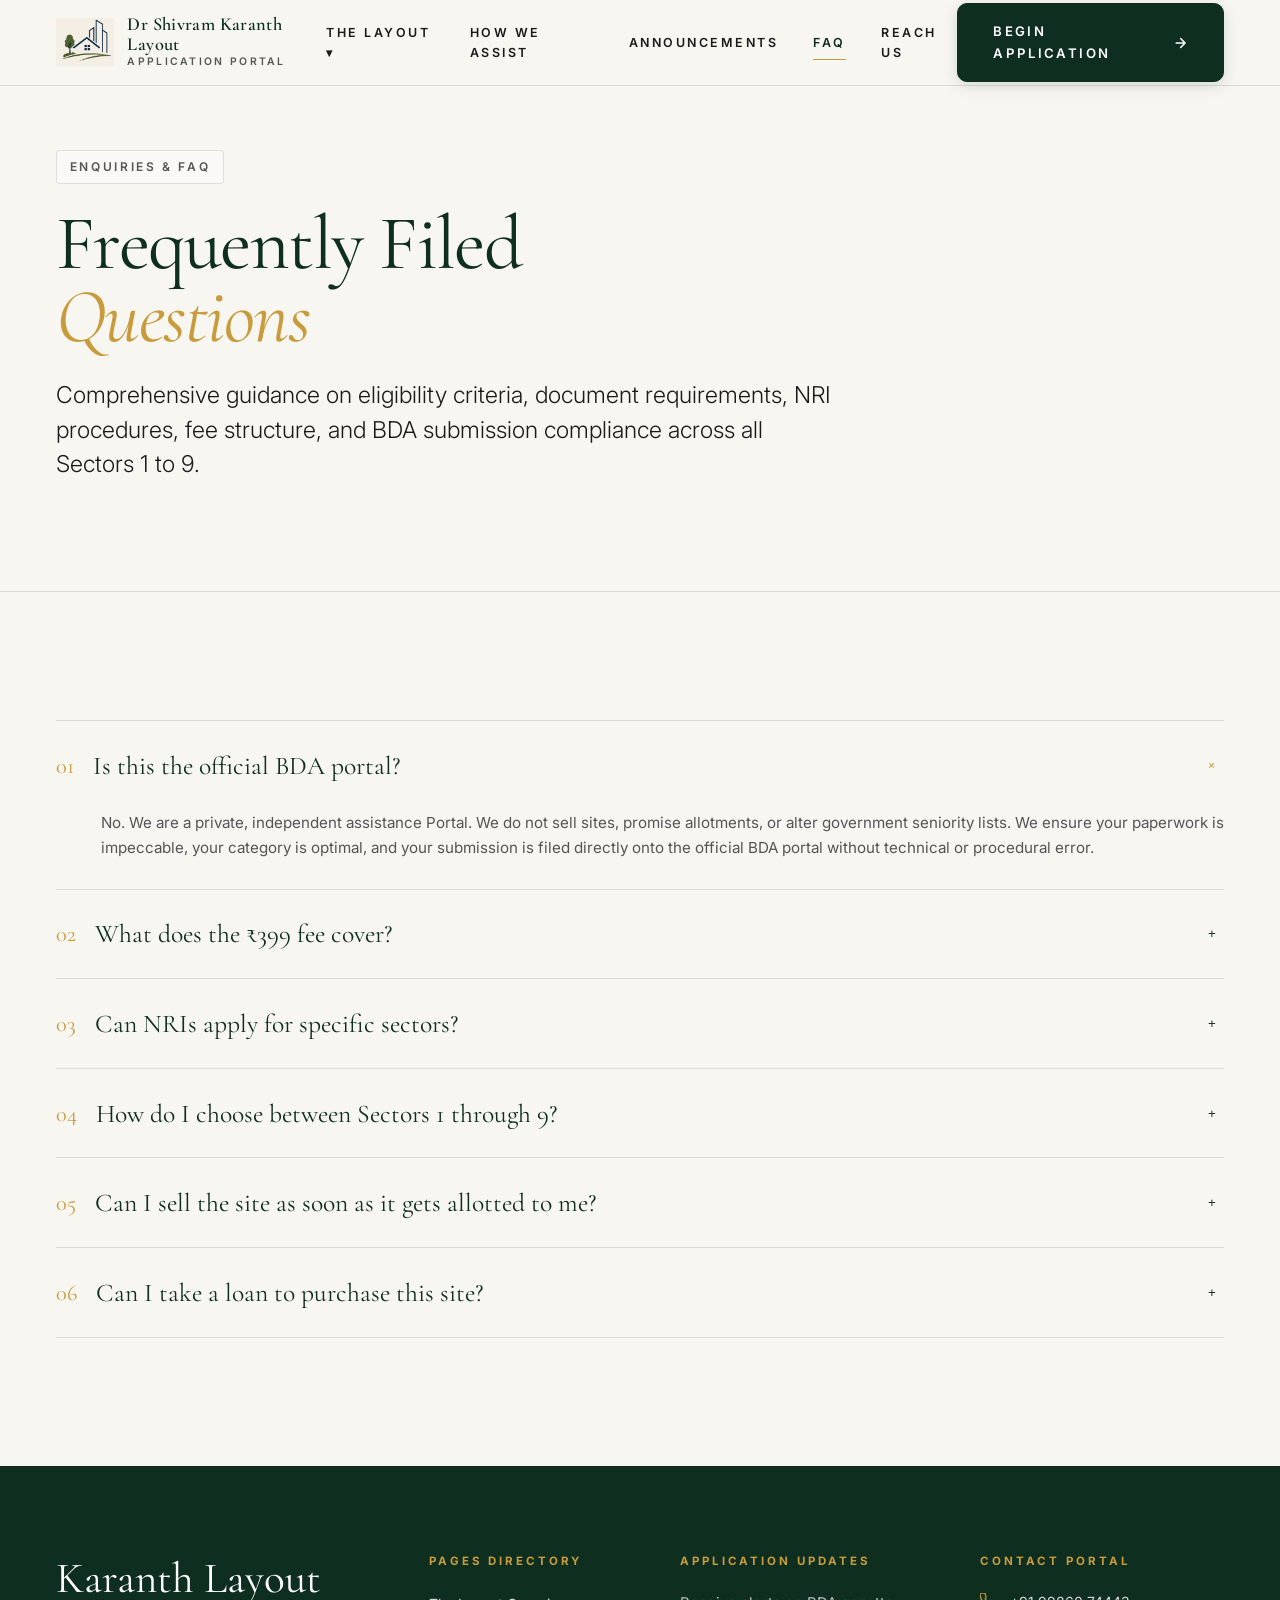
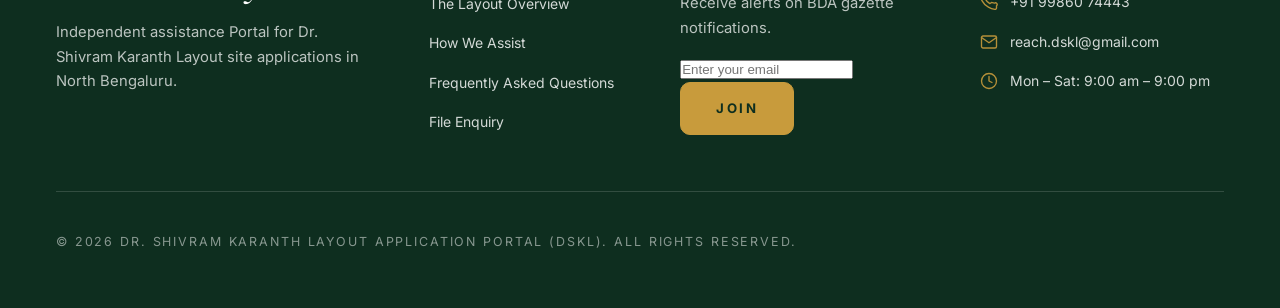
<file: faq.html>
﻿<!DOCTYPE html>
<html lang="en-IN">
<head>
  <meta charset="UTF-8">
  <meta name="viewport" content="width=device-width, initial-scale=1.0">
  <title>FAQ — BDA Dr. Shivram Karanth Layout Application Portal</title>
  <meta name="description" content="Frequently asked questions about Dr. Shivram Karanth Layout BDA site applications: eligibility, NRI applicants, fees, documents, timeline, and Portal services.">
  <link rel="canonical" href="https://drshivramkaranthlayout.com/faq.html">
  <link rel="preconnect" href="https://fonts.googleapis.com">
  <link rel="preconnect" href="https://fonts.gstatic.com" crossorigin>
  <link rel="dns-prefetch" href="https://fonts.googleapis.com">
  <link rel="dns-prefetch" href="https://mgiaanbgqtpfiesdudsz.supabase.co">
  <link rel="manifest" href="manifest.json">
  <meta name="theme-color" content="#0E2E1F">
  <meta name="robots" content="index, follow, max-snippet:-1, max-image-preview:large, max-video-preview:-1">
  <meta name="author" content="Dr. Shivram Karanth Layout Application Portal">
  <meta name="geo.region" content="IN-KA">
  <meta name="geo.placename" content="Bengaluru, Karnataka">
  <meta name="language" content="English">
  <!-- Open Graph -->
  <meta property="og:type" content="article">
  <meta property="og:site_name" content="Dr. Shivram Karanth Layout Application Portal">
  <meta property="og:title" content="FAQ — BDA Dr. Shivram Karanth Layout Application Portal">
  <meta property="og:description" content="Frequently asked questions about Dr. Shivram Karanth Layout BDA site applications: eligibility, NRI applicants, fees, documents, timeline, and Portal services.">
  <meta property="og:url" content="https://drshivramkaranthlayout.com/faq.html">
  <meta property="og:image" content="https://drshivramkaranthlayout.com/assets/images/hero_background.jpg">
  <meta property="og:image:width" content="1200">
  <meta property="og:image:height" content="630">
  <meta property="og:locale" content="en_IN">
  <!-- Twitter Card -->
  <meta name="twitter:card" content="summary_large_image">
  <meta name="twitter:title" content="FAQ — BDA Dr. Shivram Karanth Layout Application Portal">
  <meta name="twitter:description" content="Frequently asked questions about Dr. Shivram Karanth Layout BDA site applications: eligibility, NRI applicants, fees, documents, timeline, and Portal services.">
  <meta name="twitter:image" content="https://drshivramkaranthlayout.com/assets/images/hero_background.jpg">
  <!-- Favicon -->
  <link rel="icon" type="image/png" href="assets/images/favicon.png">
  <link rel="apple-touch-icon" href="assets/images/favicon.png">
  <link rel="stylesheet" href="styles.css">
  <link rel="icon" type="image/png" href="assets/images/favicon.png">
</head>
<body>

  <!-- Header / Navigation -->
  <header class="site-header">
    <div class="container nav-container">
      <a href="index.html" class="brand-logo">
        <img src="assets/images/navbar_logo.png" alt="Dr. Shivram Karanth Layout Logo" class="brand-logo-img">
        <div class="brand-text">
          <span class="brand-title">Dr Shivram Karanth Layout</span>
          <span class="brand-subtitle">APPLICATION Portal</span>
        </div>
      </a>

      <!-- Desktop Menu with Sector Dropdown -->
      <ul class="nav-menu">
        <li class="nav-item-dropdown">
          <a class="nav-link">
            The Layout ▾
          </a>
          <ul class="dropdown-menu">
            <li class="dropdown-header">Select Layout Sector</li>
            <li><a href="sector1.html" class="dropdown-link"><span>Sector 1 </span> <span class="sector-code">01</span></a></li>
            <li><a href="sector2.html" class="dropdown-link"><span>Sector 2 </span> <span class="sector-code">02</span></a></li>
            <li><a href="sector3.html" class="dropdown-link"><span>Sector 3 </span> <span class="sector-code">03</span></a></li>
            <li><a href="sector4.html" class="dropdown-link"><span>Sector 4 </span> <span class="sector-code">04</span></a></li>
            <li><a href="sector5.html" class="dropdown-link"><span>Sector 5 </span> <span class="sector-code">05</span></a></li>
            <li><a href="sector6.html" class="dropdown-link"><span>Sector 6 </span> <span class="sector-code">06</span></a></li>
            <li><a href="sector7.html" class="dropdown-link"><span>Sector 7 </span> <span class="sector-code">07</span></a></li>
            <li><a href="sector8.html" class="dropdown-link"><span>Sector 8 </span> <span class="sector-code">08</span></a></li>
            <li><a href="sector9.html" class="dropdown-link"><span>Sector 9 </span> <span class="sector-code">09</span></a></li>
          </ul>
        </li>
        <li><a href="procedure.html" class="nav-link">How we Assist</a></li>
        <li><a href="about.html" class="nav-link">Announcements</a></li>
        <li><a href="faq.html" class="nav-link active" style="color: var(--primary-green);">FAQ</a></li>
        <li><a href="contact.html" class="nav-link">Reach us</a></li>
      </ul>

      <a href="contact.html" class="btn btn-primary">
        Begin Application
        <svg width="16" height="16" viewBox="0 0 24 24" fill="none" stroke="currentColor" stroke-width="2.5" stroke-linecap="round" stroke-linejoin="round"><path d="M5 12h14M12 5l7 7-7 7"/></svg>
      </a>

      <button class="mobile-toggle" id="mobileToggle" aria-label="Toggle navigation menu">
        <span></span>
        <span></span>
        <span></span>
      </button>
    </div>
  </header>

  <div class="mobile-nav-drawer" id="mobileNavDrawer">
    <a href="index.html" class="nav-link">The Layout Overview</a>
    <div class="mobile-sectors-accordion">
      <div class="mobile-sectors-title">Select Sector (1 – 9)</div>
      <div class="mobile-sectors-grid">
        <a href="sector1.html" class="mobile-sector-btn">Sec 1</a>
        <a href="sector2.html" class="mobile-sector-btn">Sec 2</a>
        <a href="sector3.html" class="mobile-sector-btn">Sec 3</a>
        <a href="sector4.html" class="mobile-sector-btn">Sec 4</a>
        <a href="sector5.html" class="mobile-sector-btn">Sec 5</a>
        <a href="sector6.html" class="mobile-sector-btn">Sec 6</a>
        <a href="sector7.html" class="mobile-sector-btn">Sec 7</a>
        <a href="sector8.html" class="mobile-sector-btn">Sec 8</a>
        <a href="sector9.html" class="mobile-sector-btn">Sec 9</a>
      </div>
    </div>
    <a href="procedure.html" class="nav-link">How we Assist</a>
    <a href="about.html" class="nav-link">Announcements</a>
    <a href="faq.html" class="nav-link">FAQ</a>
    <a href="contact.html" class="nav-link">Enquiries</a>
  </div>

  <!-- Banner -->
  <section style="padding-top: 150px; padding-bottom: 4rem; background-color: var(--bg-cream); border-bottom: 1px solid var(--border-color);">
    <div class="container">
      <div class="badge-tag">Enquiries & FAQ</div>
      <h1 class="hero-title" style="font-size: clamp(2.8rem, 6vw, 5.2rem); margin-bottom: 1.5rem;">
        Frequently Filed<br><span class="line-2">Questions</span>
      </h1>
      <p class="hero-description" style="max-width: 780px;">
        Comprehensive guidance on eligibility criteria, document requirements, NRI procedures, fee structure, and BDA submission compliance across all Sectors 1 to 9.
      </p>
    </div>
  </section>

  <!-- Accordion FAQ Section -->
  <section class="section-faq" style="border-top: none;">
    <div class="container">
      <div class="faq-container" style="grid-template-columns: 1fr;">
        <div class="accordion-list">
          <div class="accordion-item active">
            <button class="accordion-header">
              <div class="accordion-title-wrap">
                <span class="accordion-num">01</span>
                <span class="accordion-title">Is this the official BDA portal?</span>
              </div>
              <span class="accordion-icon">+</span>
            </button>
            <div class="accordion-content">
              <p class="accordion-text">
                No. We are a private, independent assistance Portal. We do not sell sites, promise allotments, or alter government seniority lists. We ensure your paperwork is impeccable, your category is optimal, and your submission is filed directly onto the official BDA portal without technical or procedural error.
              </p>
            </div>
          </div>

          <div class="accordion-item">
            <button class="accordion-header">
              <div class="accordion-title-wrap">
                <span class="accordion-num">02</span>
                <span class="accordion-title">What does the ₹399 fee cover?</span>
              </div>
              <span class="accordion-icon">+</span>
            </button>
            <div class="accordion-content">
              <p class="accordion-text">
                The fee covers end-to-end Application preparation: document compliance verification, income affidavit drafting guidelines, category optimization audit, online BDA portal submission execution, screenshot archiving, and tracking support through allotment day.
              </p>
            </div>
          </div>

          <div class="accordion-item">
            <button class="accordion-header">
              <div class="accordion-title-wrap">
                <span class="accordion-num">03</span>
                <span class="accordion-title">Can NRIs apply for specific sectors?</span>
              </div>
              <span class="accordion-icon">+</span>
            </button>
            <div class="accordion-content">
              <p class="accordion-text">
                Yes. Non-Resident Indians holding Indian passports or OCI status are eligible under specific BDA quotas. We assist with Power of Attorney documentation, remote identity verification, and sector preference filings.
              </p>
            </div>
          </div>

          <div class="accordion-item">
            <button class="accordion-header">
              <div class="accordion-title-wrap">
                <span class="accordion-num">04</span>
                <span class="accordion-title">How do I choose between Sectors 1 through 9?</span>
              </div>
              <span class="accordion-icon">+</span>
            </button>
            <div class="accordion-content">
              <p class="accordion-text">
                No, you do not get to decide the sector in which you want your site to be allotted. Neither you can select, the facing, location and proximity to any landmark.
              </p>
            </div>
          </div>

          <div class="accordion-item">
            <button class="accordion-header">
              <div class="accordion-title-wrap">
                <span class="accordion-num">05</span>
                <span class="accordion-title">Can I sell the site as soon as it gets allotted to me?</span>
              </div>
              <span class="accordion-icon">+</span>
            </button>
            <div class="accordion-content">
              <p class="accordion-text">
                No, you cannot sell the site until you register and pay property taxes for 10 years. BDA will execute you a lease cum sale deed in your name, the sale is effective after 10 years.
              </p>
            </div>
          </div>

          <div class="accordion-item">
            <button class="accordion-header">
              <div class="accordion-title-wrap">
                <span class="accordion-num">06</span>
                <span class="accordion-title">Can I take a loan to purchase this site?</span>
              </div>
              <span class="accordion-icon">+</span>
            </button>
            <div class="accordion-content">
              <p class="accordion-text">
                Yes, you can take loan to purchase the site once the allotment is done. Not when you apply for site by paying 12.5% of Initial deposit. We provide assistance in securing a loan with lower interest.
              </p>
            </div>
          </div>

        </div>
      </div>
    </div>
  </section>

  <!-- Footer -->
  <footer class="site-footer">
    <div class="container">
      <div class="footer-top">
        <div>
          <h3 class="footer-brand-title">Karanth Layout <span Portal</span></h3>
          <p class="footer-desc">Independent assistance Portal for Dr. Shivram Karanth Layout site applications in North Bengaluru.</p>
        </div>

        <div>
          <h4 class="footer-links-title">Pages Directory</h4>
          <ul class="footer-links">
            <li><a href="index.html">The Layout Overview</a></li>
            <li><a href="about.html">How We Assist </a></li>
            <li><a href="faq.html">Frequently Asked Questions</a></li>
            <li><a href="contact.html">File Enquiry</a></li>
          </ul>
        </div>

        <div>
          <h4 class="footer-links-title">Application Updates</h4>
          <p class="footer-desc" style="margin-bottom: 1rem;">Receive alerts on BDA gazette notifications.</p>
          <form class="newsletter-form" onsubmit="event.preventDefault(); alert('Subscribed to updates.');">
            <input type="email" class="newsletter-input" placeholder="Enter your email" required>
            <button type="submit" class="btn btn-gold">Join</button>
          </form>
        </div>

        <!-- Contact Details Column -->
        <div>
          <h4 class="footer-links-title">Contact Portal</h4>
          <ul class="footer-contact-list">
            <li class="footer-contact-item">
              <svg class="footer-contact-icon" viewBox="0 0 24 24" fill="none" stroke="currentColor" stroke-width="1.8" stroke-linecap="round" stroke-linejoin="round"><path d="M22 16.92v3a2 2 0 01-2.18 2 19.79 19.79 0 01-8.63-3.07A19.5 19.5 0 013.07 10.8 19.79 19.79 0 01.14 2.22 2 2 0 012.14 0h3a2 2 0 012 1.72c.127.96.361 1.903.7 2.81a2 2 0 01-.45 2.11L6.91 7.91a16 16 0 006.18 6.18l1.28-.78a2 2 0 012.11-.45c.907.339 1.85.573 2.81.7A2 2 0 0122 16.92z"/></svg>
              <a href="tel:+919986074443" class="footer-contact-text">+91 99860 74443</a>
            </li>
            <li class="footer-contact-item">
              <svg class="footer-contact-icon" viewBox="0 0 24 24" fill="none" stroke="currentColor" stroke-width="1.8" stroke-linecap="round" stroke-linejoin="round"><path d="M4 4h16c1.1 0 2 .9 2 2v12c0 1.1-.9 2-2 2H4c-1.1 0-2-.9-2-2V6c0-1.1.9-2 2-2z"/><polyline points="22,6 12,13 2,6"/></svg>
              <a href="mailto:reach.dskl@gmail.com" class="footer-contact-text">reach.dskl@gmail.com</a>
            </li>
            <li class="footer-contact-item">
              <svg class="footer-contact-icon" viewBox="0 0 24 24" fill="none" stroke="currentColor" stroke-width="1.8" stroke-linecap="round" stroke-linejoin="round"><circle cx="12" cy="12" r="10"/><polyline points="12 6 12 12 16 14"/></svg>
              <span class="footer-contact-text">Mon – Sat: 9:00 am – 9:00 pm</span>
            </li>
          </ul>
        </div>
      </div>

      <div class="footer-bottom">
        <div class="footer-copyright">© 2026 Dr. Shivram Karanth Layout Application Portal (DSKL). All rights reserved.</div>
      </div>
    </div>
  </footer>
  <!-- Structured Data: FAQPage -->
  <script type="application/ld+json">
  {
    "@context": "https://schema.org",
    "@type": "FAQPage",
    "name": "FAQ — Dr. Shivram Karanth Layout Application Portal",
    "url": "https://drshivramkaranthlayout.com/faq.html",
    "mainEntity": [
      {
        "@type": "Question",
        "name": "Who is eligible to apply for a BDA Dr. Shivram Karanth Layout site?",
        "acceptedAnswer": {
          "@type": "Answer",
          "text": "Karnataka residents are eligible. Certain categories require proof of residence. Income limits apply for the EWS category. Only one application per eligible family is permitted. Existing owners of BDA, CITB, KHB, or Housing Cooperative Society sites are ineligible."
        }
      },
      {
        "@type": "Question",
        "name": "What is the Earnest Money Deposit (EMD) for Dr. Shivram Karanth Layout?",
        "acceptedAnswer": {
          "@type": "Answer",
          "text": "SC/ST/Category-1 applicants pay 5% of the total site value. All other categories pay 12.5%. EMD is refunded if allotment is unsuccessful. BDA pays no interest on EMD. If allotted, EMD is adjusted against the total site cost."
        }
      },
      {
        "@type": "Question",
        "name": "What is the cost of sites in Dr. Shivram Karanth Layout?",
        "acceptedAnswer": {
          "@type": "Answer",
          "text": "The latest BDA rate is Rs 6,000 per sq. ft. A 20x30 ft site totals approximately Rs 38.75 lakhs. A 30x40 ft site is Rs 77.5 lakhs. A 50x80 ft site is Rs 2.58 crores. Prices include registration costs."
        }
      },
      {
        "@type": "Question",
        "name": "How long is the BDA application window open?",
        "acceptedAnswer": {
          "@type": "Answer",
          "text": "The BDA application window is typically open for 50 to 60 days. The previous Nada Prabhu Kempegowda Layout window ran from 02/11/2015 to 31/12/2015."
        }
      },
      {
        "@type": "Question",
        "name": "How does BDA determine allotment priority?",
        "acceptedAnswer": {
          "@type": "Answer",
          "text": "Priority is given to applicants who have applied the most number of times. For a tie, the older applicant is given priority. This seniority-based system rewards repeated applicants."
        }
      }
    ]
  }
  </script>


  <script src="script.js"></script>
</body>
</html>
</file>
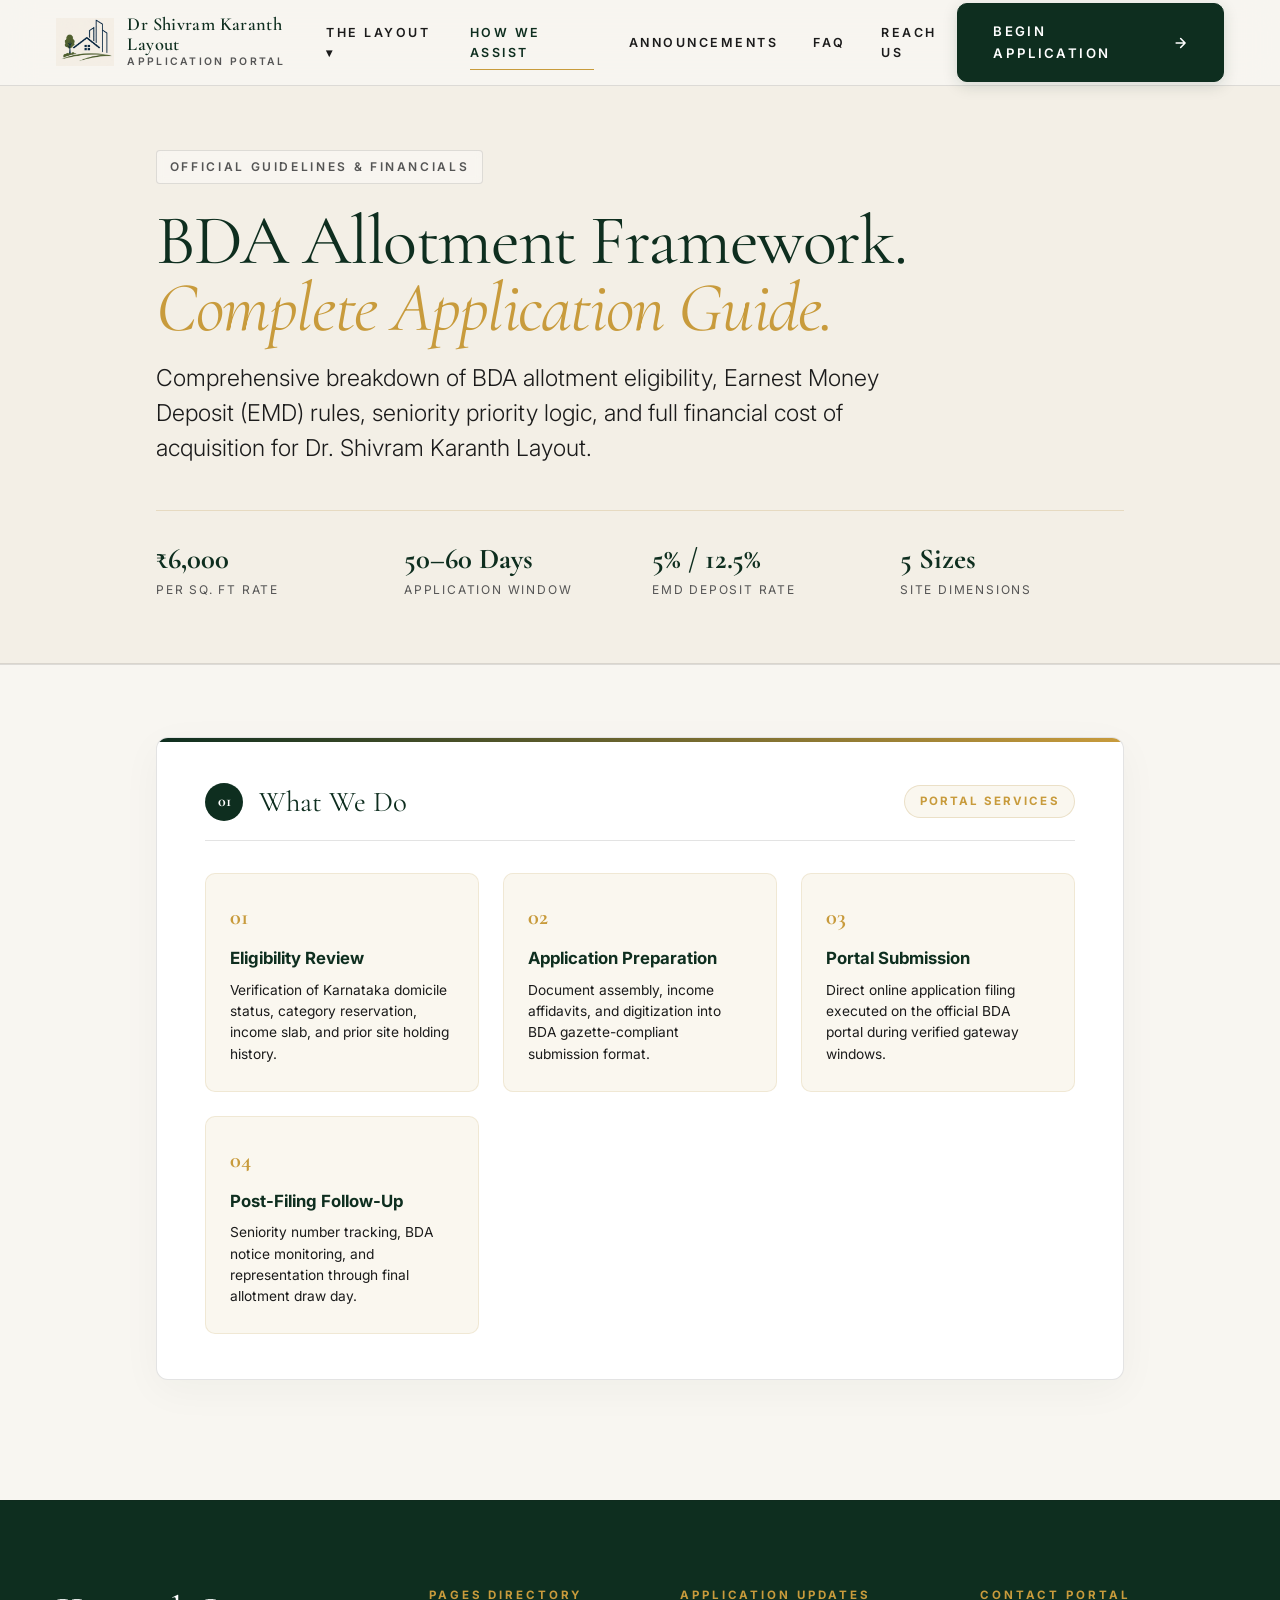
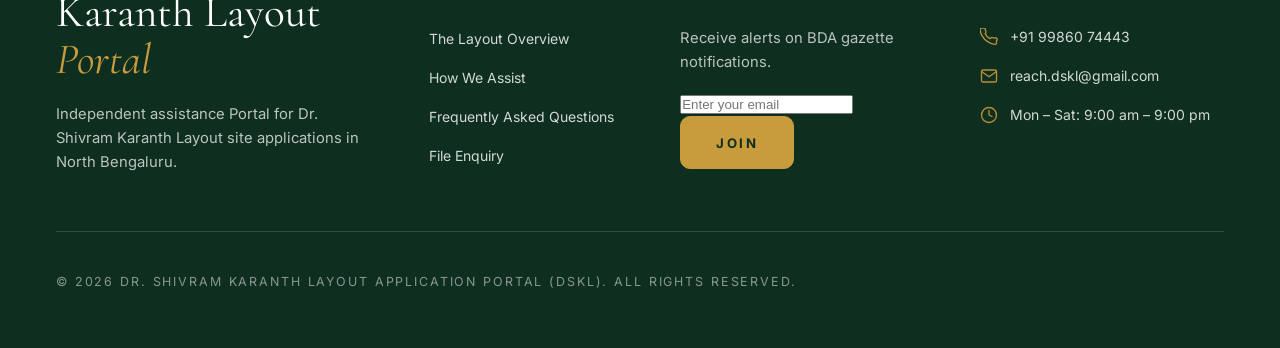
<file: procedure.html>
﻿<!DOCTYPE html>
<html lang="en-IN">
<head>
  <meta charset="UTF-8">
  <meta name="viewport" content="width=device-width, initial-scale=1.0">
  <title>BDA Allotment Procedure & Cost Guide — Dr. Shivram Karanth Layout</title>
  <meta name="description" content="Complete guide to BDA Dr. Shivram Karanth Layout allotment: eligibility, EMD deposit (5%-12.5%), priority rules, application window (50-60 days), and site cost table for 20x30 to 50x80 ft plots.">
  <link rel="canonical" href="https://drshivramkaranthlayout.com/procedure.html">
  <link rel="preconnect" href="https://fonts.googleapis.com">
  <link rel="preconnect" href="https://fonts.gstatic.com" crossorigin>
  <link rel="dns-prefetch" href="https://fonts.googleapis.com">
  <link rel="dns-prefetch" href="https://mgiaanbgqtpfiesdudsz.supabase.co">
  <link rel="manifest" href="manifest.json">
  <meta name="theme-color" content="#0E2E1F">
  <meta name="robots" content="index, follow, max-snippet:-1, max-image-preview:large, max-video-preview:-1">
  <meta name="author" content="Dr. Shivram Karanth Layout Application Portal">
  <meta name="geo.region" content="IN-KA">
  <meta name="geo.placename" content="Bengaluru, Karnataka">
  <meta name="language" content="English">
  <!-- Open Graph -->
  <meta property="og:type" content="article">
  <meta property="og:site_name" content="Dr. Shivram Karanth Layout Application Portal">
  <meta property="og:title" content="BDA Allotment Procedure & Cost Guide — Dr. Shivram Karanth Layout">
  <meta property="og:description" content="Complete guide to BDA Dr. Shivram Karanth Layout allotment: eligibility, EMD deposit (5%-12.5%), priority rules, application window (50-60 days), and site cost table for 20x30 to 50x80 ft plots.">
  <meta property="og:url" content="https://drshivramkaranthlayout.com/procedure.html">
  <meta property="og:image" content="https://drshivramkaranthlayout.com/assets/images/hero_background.jpg">
  <meta property="og:image:width" content="1200">
  <meta property="og:image:height" content="630">
  <meta property="og:locale" content="en_IN">
  <!-- Twitter Card -->
  <meta name="twitter:card" content="summary_large_image">
  <meta name="twitter:title" content="BDA Allotment Procedure & Cost Guide — Dr. Shivram Karanth Layout">
  <meta name="twitter:description" content="Complete guide to BDA Dr. Shivram Karanth Layout allotment: eligibility, EMD deposit (5%-12.5%), priority rules, application window (50-60 days), and site cost table for 20x30 to 50x80 ft plots.">
  <meta name="twitter:image" content="https://drshivramkaranthlayout.com/assets/images/hero_background.jpg">
  <!-- Favicon -->
  <link rel="icon" type="image/png" href="assets/images/favicon.png">
  <link rel="apple-touch-icon" href="assets/images/favicon.png">
  <link rel="stylesheet" href="styles.css">
  <link rel="icon" type="image/png" href="assets/images/favicon.png">
</head>
<body>

  <!-- Header / Navigation -->
  <header class="site-header">
    <div class="container nav-container">
      <a href="index.html" class="brand-logo">
        <img src="assets/images/navbar_logo.png" alt="Dr. Shivram Karanth Layout Logo" class="brand-logo-img">
        <div class="brand-text">
          <span class="brand-title">Dr Shivram Karanth Layout</span>
          <span class="brand-subtitle">APPLICATION Portal</span>
        </div>
      </a>

      <!-- Desktop Menu with Sector Dropdown -->
      <ul class="nav-menu">
        <li class="nav-item-dropdown">
          <a class="nav-link">
            The Layout ▾
          </a>
          <ul class="dropdown-menu">
            <li class="dropdown-header">Select Layout Sector</li>
            <li><a href="sector1.html" class="dropdown-link"><span>Sector 1 </span> <span class="sector-code">01</span></a></li>
            <li><a href="sector2.html" class="dropdown-link"><span>Sector 2 </span> <span class="sector-code">02</span></a></li>
            <li><a href="sector3.html" class="dropdown-link"><span>Sector 3 </span> <span class="sector-code">03</span></a></li>
            <li><a href="sector4.html" class="dropdown-link"><span>Sector 4 </span> <span class="sector-code">04</span></a></li>
            <li><a href="sector5.html" class="dropdown-link"><span>Sector 5 </span> <span class="sector-code">05</span></a></li>
            <li><a href="sector6.html" class="dropdown-link"><span>Sector 6 </span> <span class="sector-code">06</span></a></li>
            <li><a href="sector7.html" class="dropdown-link"><span>Sector 7 </span> <span class="sector-code">07</span></a></li>
            <li><a href="sector8.html" class="dropdown-link"><span>Sector 8 </span> <span class="sector-code">08</span></a></li>
            <li><a href="sector9.html" class="dropdown-link"><span>Sector 9 </span> <span class="sector-code">09</span></a></li>
          </ul>
        </li>
        <li><a href="procedure.html" class="nav-link active" style="color: var(--primary-green);">How we Assist</a></li>
        <li><a href="about.html" class="nav-link">Announcements</a></li>
        <li><a href="faq.html" class="nav-link">FAQ</a></li>
        <li><a href="contact.html" class="nav-link">Reach us</a></li>
      </ul>

      <a href="contact.html" class="btn btn-primary">
        Begin Application
        <svg width="16" height="16" viewBox="0 0 24 24" fill="none" stroke="currentColor" stroke-width="2.5" stroke-linecap="round" stroke-linejoin="round"><path d="M5 12h14M12 5l7 7-7 7"/></svg>
      </a>

      <button class="mobile-toggle" id="mobileToggle" aria-label="Toggle navigation menu">
        <span></span>
        <span></span>
        <span></span>
      </button>
    </div>
  </header>

  <div class="mobile-nav-drawer" id="mobileNavDrawer">
    <a href="index.html" class="nav-link">The Layout Overview</a>
    <div class="mobile-sectors-accordion">
      <div class="mobile-sectors-title">Select Sector (1 – 9)</div>
      <div class="mobile-sectors-grid">
        <a href="sector1.html" class="mobile-sector-btn">Sec 1</a>
        <a href="sector2.html" class="mobile-sector-btn">Sec 2</a>
        <a href="sector3.html" class="mobile-sector-btn">Sec 3</a>
        <a href="sector4.html" class="mobile-sector-btn">Sec 4</a>
        <a href="sector5.html" class="mobile-sector-btn">Sec 5</a>
        <a href="sector6.html" class="mobile-sector-btn">Sec 6</a>
        <a href="sector7.html" class="mobile-sector-btn">Sec 7</a>
        <a href="sector8.html" class="mobile-sector-btn">Sec 8</a>
        <a href="sector9.html" class="mobile-sector-btn">Sec 9</a>
      </div>
    </div>
    <a href="procedure.html" class="nav-link">How We Assist</a>
    <a href="about.html" class="nav-link">Announcements</a>
    <a href="faq.html" class="nav-link">FAQ</a>
    <a href="contact.html" class="nav-link">Enquiries</a>
  </div>

  <!-- Hero Section -->
  <section style="padding-top: 150px; padding-bottom: 4rem; background-color: #F3EFE6; border-bottom: 1px solid var(--border-color);">
    <div class="container" style="max-width: 1080px;">
      <div class="badge-tag">Official Guidelines & Financials</div>
      <h1 class="hero-title" style="font-size: clamp(2.6rem, 5.5vw, 4.8rem); margin-bottom: 1.2rem;">
        BDA Allotment Framework.<br><span class="line-2">Complete Application Guide.</span>
      </h1>
      <p class="hero-description" style="max-width: 780px;">
        Comprehensive breakdown of BDA allotment eligibility, Earnest Money Deposit (EMD) rules, seniority priority logic, and full financial cost of acquisition for Dr. Shivram Karanth Layout.
      </p>

      <!-- Stats Bar -->
      <div class="proc-hero-stats">
        <div class="proc-stat-item">
          <div class="proc-stat-val">₹6,000</div>
          <div class="proc-stat-lbl">Per Sq. Ft Rate</div>
        </div>
        <div class="proc-stat-item">
          <div class="proc-stat-val">50–60 Days</div>
          <div class="proc-stat-lbl">Application Window</div>
        </div>
        <div class="proc-stat-item">
          <div class="proc-stat-val">5% / 12.5%</div>
          <div class="proc-stat-lbl">EMD Deposit Rate</div>
        </div>
        <div class="proc-stat-item">
          <div class="proc-stat-val">5 Sizes</div>
          <div class="proc-stat-lbl">Site Dimensions</div>
        </div>
      </div>
    </div>
  </section>

  <!-- Detailed Procedure & Guidelines Section -->
  <section class="section-procedure" style="background-color: var(--bg-cream); padding: 4.5rem 0;">
    <div class="container" style="max-width: 1080px;">

      <!-- 1. What We Do -->
      <div class="proc-card">
        <div class="proc-card-header">
          <div class="proc-card-title-group">
            <div class="proc-num-badge">01</div>
            <h2 class="proc-card-title">What We Do</h2>
          </div>
          <span class="proc-card-tag">Portal Services</span>
        </div>

        <div class="proc-steps-grid">
          <div class="proc-step-box">
            <div class="proc-step-num">01</div>
            <div class="proc-step-heading">Eligibility Review</div>
            <p class="proc-step-desc">Verification of Karnataka domicile status, category reservation, income slab, and prior site holding history.</p>
          </div>

          <div class="proc-step-box">
            <div class="proc-step-num">02</div>
            <div class="proc-step-heading">Application Preparation</div>
            <p class="proc-step-desc">Document assembly, income affidavits, and digitization into BDA gazette-compliant submission format.</p>
          </div>

          <div class="proc-step-box">
            <div class="proc-step-num">03</div>
            <div class="proc-step-heading">Portal Submission</div>
            <p class="proc-step-desc">Direct online application filing executed on the official BDA portal during verified gateway windows.</p>
          </div>

          <div class="proc-step-box">
            <div class="proc-step-num">04</div>
            <div class="proc-step-heading">Post-Filing Follow-Up</div>
            <p class="proc-step-desc">Seniority number tracking, BDA notice monitoring, and representation through final allotment draw day.</p>
          </div>
        </div>
      </div>
      
    </div>
  </section>

  <footer class="site-footer">
    <div class="container">
      <div class="footer-top">
        <div>
          <h3 class="footer-brand-title">Karanth Layout <span>Portal</span></h3>
          <p class="footer-desc">Independent assistance Portal for Dr. Shivram Karanth Layout site applications in North Bengaluru.</p>
        </div>

        <div>
          <h4 class="footer-links-title">Pages Directory</h4>
          <ul class="footer-links">
            <li><a href="index.html">The Layout Overview</a></li>
            <li><a href="procedure.html">How We Assist </a></li>
            <li><a href="faq.html">Frequently Asked Questions</a></li>
            <li><a href="contact.html">File Enquiry</a></li>
          </ul>
        </div>

        <div>
          <h4 class="footer-links-title">Application Updates</h4>
          <p class="footer-desc" style="margin-bottom: 1rem;">Receive alerts on BDA gazette notifications.</p>
          <form class="newsletter-form" onsubmit="event.preventDefault(); alert('Subscribed to updates.');">
            <input type="email" class="newsletter-input" placeholder="Enter your email" required>
            <button type="submit" class="btn btn-gold">Join</button>
          </form>
        </div>

        <!-- Contact Details Column -->
        <div>
          <h4 class="footer-links-title">Contact Portal</h4>
          <ul class="footer-contact-list">
            <li class="footer-contact-item">
              <svg class="footer-contact-icon" viewBox="0 0 24 24" fill="none" stroke="currentColor" stroke-width="1.8" stroke-linecap="round" stroke-linejoin="round"><path d="M22 16.92v3a2 2 0 01-2.18 2 19.79 19.79 0 01-8.63-3.07A19.5 19.5 0 013.07 10.8 19.79 19.79 0 01.14 2.22 2 2 0 012.14 0h3a2 2 0 012 1.72c.127.96.361 1.903.7 2.81a2 2 0 01-.45 2.11L6.91 7.91a16 16 0 006.18 6.18l1.28-.78a2 2 0 012.11-.45c.907.339 1.85.573 2.81.7A2 2 0 0122 16.92z"/></svg>
              <a href="tel:+91 99860 74443" class="footer-contact-text">+91 99860 74443</a>
            </li>
            <li class="footer-contact-item">
              <svg class="footer-contact-icon" viewBox="0 0 24 24" fill="none" stroke="currentColor" stroke-width="1.8" stroke-linecap="round" stroke-linejoin="round"><path d="M4 4h16c1.1 0 2 .9 2 2v12c0 1.1-.9 2-2 2H4c-1.1 0-2-.9-2-2V6c0-1.1.9-2 2-2z"/><polyline points="22,6 12,13 2,6"/></svg>
              <a href="mailto:reach.dskl@gmail.com" class="footer-contact-text">reach.dskl@gmail.com</a>
            </li>
            <li class="footer-contact-item">
              <svg class="footer-contact-icon" viewBox="0 0 24 24" fill="none" stroke="currentColor" stroke-width="1.8" stroke-linecap="round" stroke-linejoin="round"><circle cx="12" cy="12" r="10"/><polyline points="12 6 12 12 16 14"/></svg>
              <span class="footer-contact-text">Mon – Sat: 9:00 am – 9:00 pm</span>
            </li>
          </ul>
        </div>
      </div>

      <div class="footer-bottom">
        <div class="footer-copyright">© 2026 Dr. Shivram Karanth Layout Application Portal (DSKL). All rights reserved.</div>
      </div>
    </div>
  </footer>
  <script type="application/ld+json">
  {
    "@context": "https://schema.org",
    "@type": "BreadcrumbList",
    "itemListElement": [
      {"@type":"ListItem","position":1,"name":"Home","item":"https://drshivramkaranthlayout.com/"},
      {"@type":"ListItem","position":2,"name":"BDA Allotment Procedure","item":"https://drshivramkaranthlayout.com/procedure.html"}
    ]
  }
  </script>


  <script src="script.js"></script>
</body>
</html>
</file>
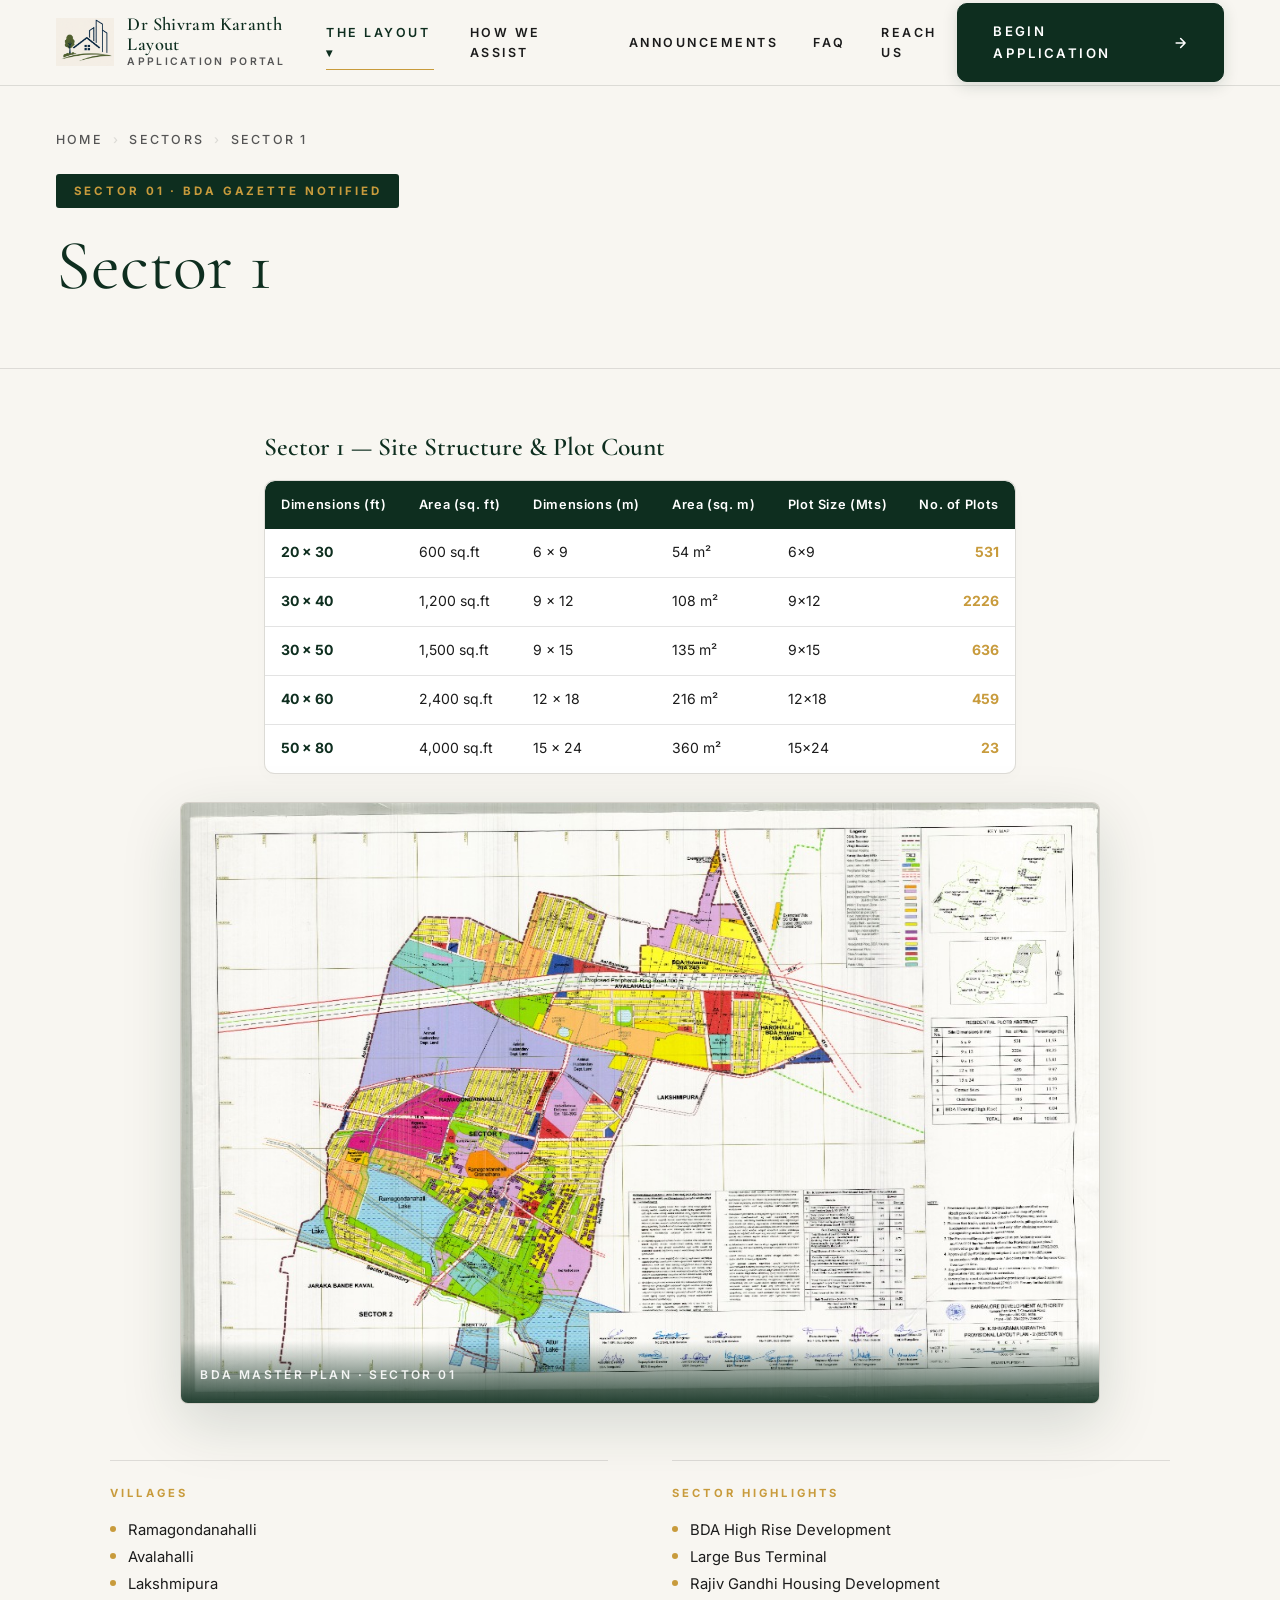
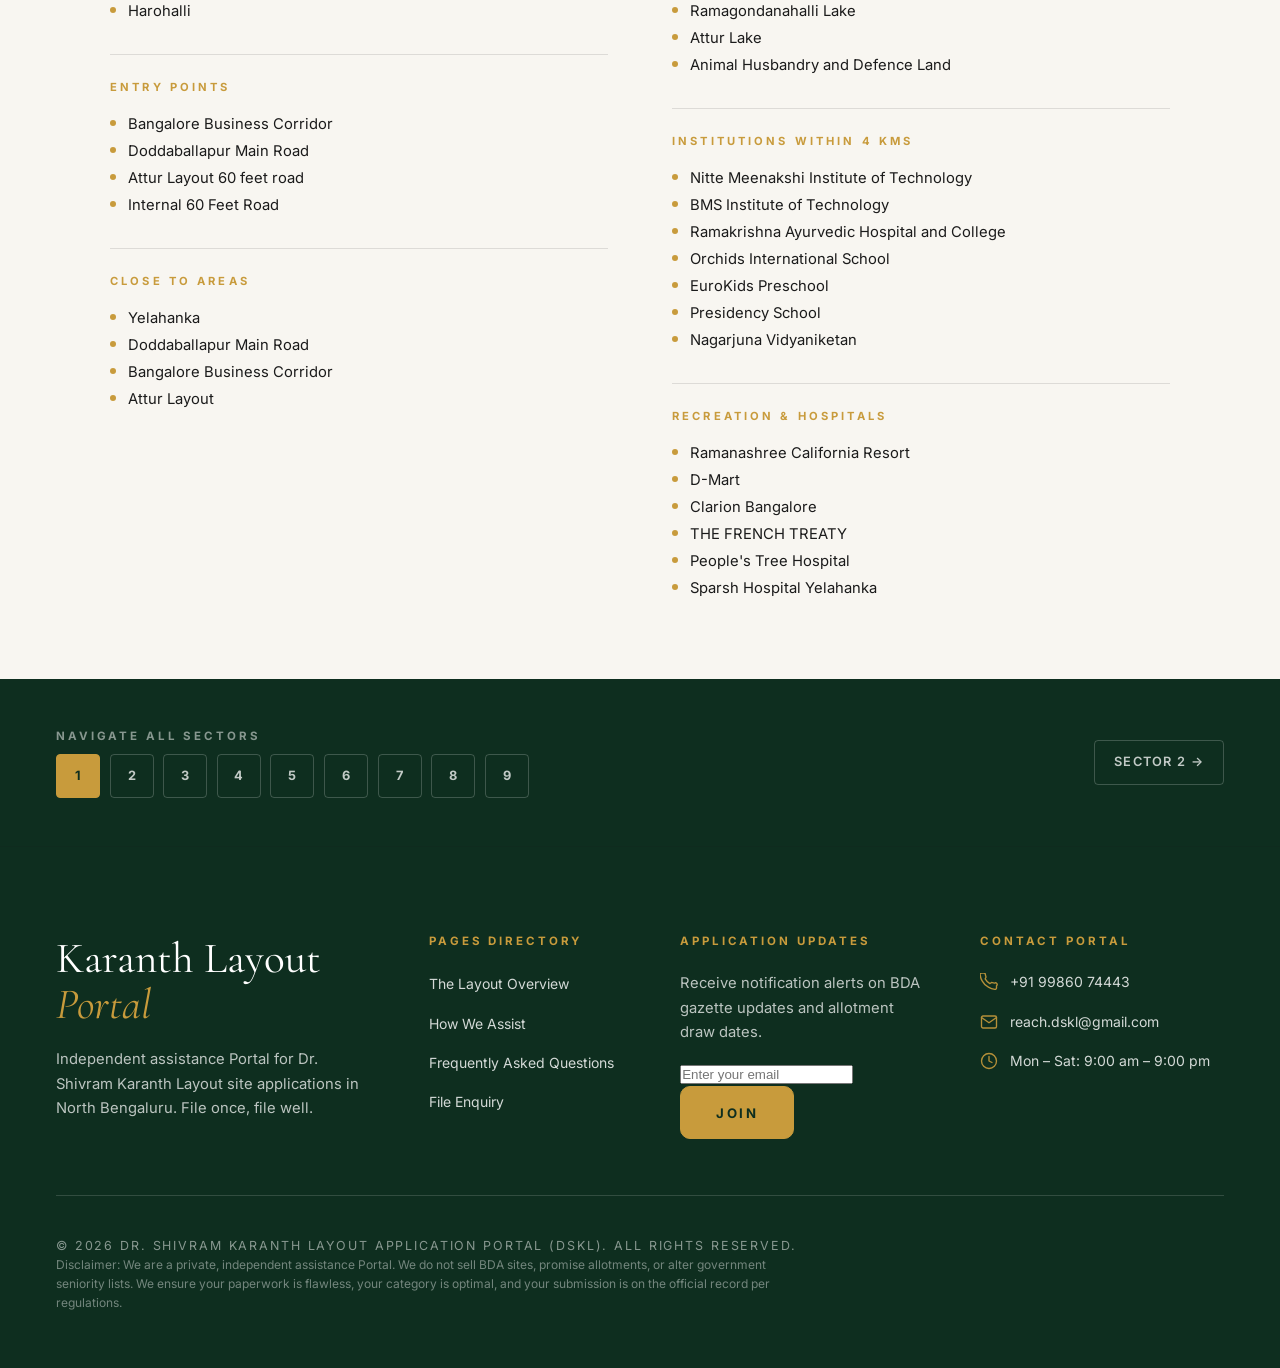
<file: sector1.html>
﻿<!DOCTYPE html>
<html lang="en-IN">
<head>
  <meta charset="UTF-8">
  <meta name="viewport" content="width=device-width, initial-scale=1.0">
  <title>Sector 1 — Dr. Shivram Karanth Layout | BDA Sites in Yelahanka</title>
  <meta name="description" content="Complete guide to Sector 1 of Dr. Shivram Karanth Layout — Yelahanka area — near Doddaballapur Main Road and Bangalore Business Corridor. Villages, entry points, institutions, plot sizes (20x30 to 50x80 ft), and site count.">
  <link rel="canonical" href="https://drshivramkaranthlayout.com/sector1.html">
  <link rel="preconnect" href="https://fonts.googleapis.com">
  <link rel="preconnect" href="https://fonts.gstatic.com" crossorigin>
  <link rel="dns-prefetch" href="https://fonts.googleapis.com">
  <link rel="manifest" href="manifest.json">
  <meta name="theme-color" content="#0E2E1F">
  <meta name="robots" content="index, follow, max-snippet:-1, max-image-preview:large, max-video-preview:-1">
  <meta name="author" content="Dr. Shivram Karanth Layout Application Portal">
  <meta name="geo.region" content="IN-KA">
  <meta name="geo.placename" content="Bengaluru, Karnataka">
  <!-- Open Graph -->
  <meta property="og:type" content="article">
  <meta property="og:site_name" content="Dr. Shivram Karanth Layout Application Portal">
  <meta property="og:title" content="Sector 1 — Dr. Shivram Karanth Layout | BDA Sites in Yelahanka">
  <meta property="og:description" content="Complete guide to Sector 1 of Dr. Shivram Karanth Layout — Yelahanka area — near Doddaballapur Main Road and Bangalore Business Corridor. Villages, entry points, institutions, plot sizes (20x30 to 50x80 ft), and site count.">
  <meta property="og:url" content="https://drshivramkaranthlayout.com/sector1.html">
  <meta property="og:image" content="https://drshivramkaranthlayout.com/assets/images/sector1_map.jpg">
  <meta property="og:locale" content="en_IN">
  <!-- Twitter Card -->
  <meta name="twitter:card" content="summary_large_image">
  <meta name="twitter:title" content="Sector 1 — Dr. Shivram Karanth Layout | BDA Sites in Yelahanka">
  <meta name="twitter:description" content="Complete guide to Sector 1 of Dr. Shivram Karanth Layout — Yelahanka area — near Doddaballapur Main Road and Bangalore Business Corridor. Villages, entry points, institutions, plot sizes (20x30 to 50x80 ft), and site count.">
  <meta name="twitter:image" content="https://drshivramkaranthlayout.com/assets/images/sector1_map.jpg">
  <!-- Favicon -->
  <link rel="icon" type="image/png" href="assets/images/favicon.png">
  <link rel="apple-touch-icon" href="assets/images/favicon.png">
  <link rel="preload" href="assets/images/sector1_map.jpg" as="image" fetchpriority="high">
  <link rel="stylesheet" href="styles.css">
  <link rel="icon" type="image/png" href="assets/images/favicon.png">
</head>
<body>

  <!-- Sticky Glass Header / Navigation -->
  <header class="site-header">
    <div class="container nav-container">
      <a href="index.html" class="brand-logo">
        <img src="assets/images/navbar_logo.png" alt="Dr. Shivram Karanth Layout Logo" class="brand-logo-img">
        <div class="brand-text">
          <span class="brand-title">Dr Shivram Karanth Layout</span>
          <span class="brand-subtitle">APPLICATION Portal</span>
        </div>
      </a>

      <ul class="nav-menu">
        <li class="nav-item-dropdown">
          <a class="nav-link active" style="color: var(--primary-green);">
            The Layout ▾
          </a>
          <ul class="dropdown-menu">
            <li class="dropdown-header">Select Layout Sector</li>
            <li><a href="sector1.html" class="dropdown-link"><span>Sector 1 </span> <span class="sector-code">01</span></a></li>
            <li><a href="sector2.html" class="dropdown-link"><span>Sector 2 </span> <span class="sector-code">02</span></a></li>
            <li><a href="sector3.html" class="dropdown-link"><span>Sector 3 </span> <span class="sector-code">03</span></a></li>
            <li><a href="sector4.html" class="dropdown-link"><span>Sector 4 </span> <span class="sector-code">04</span></a></li>
            <li><a href="sector5.html" class="dropdown-link"><span>Sector 5 </span> <span class="sector-code">05</span></a></li>
            <li><a href="sector6.html" class="dropdown-link"><span>Sector 6 </span> <span class="sector-code">06</span></a></li>
            <li><a href="sector7.html" class="dropdown-link"><span>Sector 7 </span> <span class="sector-code">07</span></a></li>
            <li><a href="sector8.html" class="dropdown-link"><span>Sector 8 </span> <span class="sector-code">08</span></a></li>
            <li><a href="sector9.html" class="dropdown-link"><span>Sector 9 </span> <span class="sector-code">09</span></a></li>
          </ul>
        </li>
        <li><a href="procedure.html" class="nav-link">How we Assist</a></li>
        <li><a href="about.html" class="nav-link">Announcements</a></li>
        <li><a href="faq.html" class="nav-link">FAQ</a></li>
        <li><a href="contact.html" class="nav-link">Reach us</a></li>
      </ul>

      <a href="contact.html" class="btn btn-primary">
        Begin Application
        <svg width="16" height="16" viewBox="0 0 24 24" fill="none" stroke="currentColor" stroke-width="2.5" stroke-linecap="round" stroke-linejoin="round"><path d="M5 12h14M12 5l7 7-7 7"/></svg>
      </a>

      <button class="mobile-toggle" id="mobileToggle" aria-label="Toggle navigation menu">
        <span></span><span></span><span></span>
      </button>
    </div>
  </header>

  <!-- Mobile Navigation Drawer -->
  <div class="mobile-nav-drawer" id="mobileNavDrawer">
    <a href="index.html" class="nav-link">The Layout Overview</a>
    <div class="mobile-sectors-accordion">
      <div class="mobile-sectors-title">Select Sector (1 – 9)</div>
      <div class="mobile-sectors-grid">
        <a href="sector1.html" class="mobile-sector-btn">Sec 1</a>
        <a href="sector2.html" class="mobile-sector-btn">Sec 2</a>
        <a href="sector3.html" class="mobile-sector-btn">Sec 3</a>
        <a href="sector4.html" class="mobile-sector-btn">Sec 4</a>
        <a href="sector5.html" class="mobile-sector-btn">Sec 5</a>
        <a href="sector6.html" class="mobile-sector-btn">Sec 6</a>
        <a href="sector7.html" class="mobile-sector-btn">Sec 7</a>
        <a href="sector8.html" class="mobile-sector-btn">Sec 8</a>
        <a href="sector9.html" class="mobile-sector-btn">Sec 9</a>
      </div>
    </div>
    <a href="procedure.html" class="nav-link">How We Assist</a>
    <a href="about.html" class="nav-link">Announcements</a>
    <a href="faq.html" class="nav-link">FAQ</a>
    <a href="contact.html" class="nav-link">Enquiries</a>
  </div>

  <!-- Sector Hero Banner -->
  <section class="sector-detail-hero">
    <div class="container">
      <nav class="sector-nav-breadcrumb">
        <a href="index.html">Home</a>
        <span class="sep">›</span>
        <a href="portfolio.html">Sectors</a>
        <span class="sep">›</span>
        <span>Sector 1</span>
      </nav>
      <div class="sector-badge">Sector 01 · BDA Gazette Notified</div>
      <h1 class="sector-detail-title">Sector 1</h1>
      <p class="sector-detail-subtitle">
      </p>
    </div>
  </section>

  <!-- Sector Content -->
  <section class="sector-content-section">
    <div class="container">
      <div class="sector-layout-container">

        <div class="sector-structure-table-wrap">
          <h3 class="sector-structure-table-heading">Sector 1 — Site Structure & Plot Count</h3>
          <div class="cost-table-wrapper" style="margin-top:0;">
            <table class="sector-struct-table">
              <thead>
                <tr>
                  <th>Dimensions (ft)</th>
                  <th>Area (sq. ft)</th>
                  <th>Dimensions (m)</th>
                  <th>Area (sq. m)</th>
                  <th>Plot Size (Mts)</th>
                  <th>No. of Plots</th>
                </tr>
              </thead>
              <tbody>
                <tr>
                  <td>20 × 30</td><td>600 sq.ft</td><td>6 × 9</td><td>54 m²</td><td>6×9</td><td>531</td>
                </tr>
                <tr>
                  <td>30 × 40</td><td>1,200 sq.ft</td><td>9 × 12</td><td>108 m²</td><td>9×12</td><td>2226</td>
                </tr>
                <tr>
                  <td>30 × 50</td><td>1,500 sq.ft</td><td>9 × 15</td><td>135 m²</td><td>9×15</td><td>636</td>
                </tr>
                <tr>
                  <td>40 × 60</td><td>2,400 sq.ft</td><td>12 × 18</td><td>216 m²</td><td>12×18</td><td>459</td>
                </tr>
                <tr>
                  <td>50 × 80</td><td>4,000 sq.ft</td><td>15 × 24</td><td>360 m²</td><td>15×24</td><td>23</td>
                </tr>
              </tbody>
            </table>
          </div>
        </div>
        <!-- Top: Centered Map Image -->
        <div class="sector-map-wrap">
          <img src="assets/images/sector1_map.jpg" alt="Sector 1 Yelahanka Vista — BDA Master Plan Map" loading="lazy" decoding="async" width="920" height="600">
          <div class="sector-map-caption">BDA Master Plan · Sector 01 </div>
        </div>

        <!-- Bottom: 2-Column Info Grid (3 on left, 3 on right) -->
        <div class="sector-info-grid">

          <!-- Left Column (3 Panels) -->
          <div class="sector-info-col">
            <div class="sector-info-panel">
              <div class="sector-panel-label">Villages</div>
              <ul class="sector-bullet-list">
                <li>Ramagondanahalli</li>
                <li>Avalahalli</li>
                <li>Lakshmipura</li>
                <li>Harohalli</li>
              </ul>
            </div>

            <div class="sector-info-panel">
              <div class="sector-panel-label">Entry Points</div>
              <ul class="sector-bullet-list">
                <li>Bangalore Business Corridor</li>
                <li>Doddaballapur Main Road</li>
                <li>Attur Layout 60 feet road</li>
                <li>Internal 60 Feet Road</li>
              </ul>
            </div>

            <div class="sector-info-panel">
              <div class="sector-panel-label">Close to Areas</div>
              <ul class="sector-bullet-list">
                <li>Yelahanka</li>
                <li>Doddaballapur Main Road</li>
                <li>Bangalore Business Corridor</li>
                <li>Attur Layout</li>
              </ul>
            </div>
          </div>

          <!-- Right Column (3 Panels) -->
          <div class="sector-info-col">
            <div class="sector-info-panel">
              <div class="sector-panel-label">Sector Highlights</div>
              <ul class="sector-bullet-list">
                <li>BDA High Rise Development</li>
                <li>Large Bus Terminal</li>
                <li>Rajiv Gandhi Housing Development</li>
                <li>Ramagondanahalli Lake</li>
                <li>Attur Lake</li>
                <li>Animal Husbandry and Defence Land</li>
              </ul>
            </div>

            <div class="sector-info-panel">
              <div class="sector-panel-label">Institutions within 4 kms</div>
              <ul class="sector-bullet-list">
                <li>Nitte Meenakshi Institute of Technology</li>
                <li>BMS Institute of Technology</li>
                <li>Ramakrishna Ayurvedic Hospital and College</li>
                <li>Orchids International School</li>
                <li>EuroKids Preschool</li>
                <li>Presidency School</li>
                <li>Nagarjuna Vidyaniketan</li>
              </ul>
            </div>

            <div class="sector-info-panel">
              <div class="sector-panel-label">Recreation & Hospitals</div>
              <ul class="sector-bullet-list">
                <li>Ramanashree California Resort</li>
                <li>D-Mart</li>
                <li>Clarion Bangalore</li>
                <li>THE FRENCH TREATY</li>
                <li>People's Tree Hospital</li>
                <li>Sparsh Hospital Yelahanka</li>
              </ul>
            </div>
          </div>

        </div>

      </div>
    </div>
  </section>

  <!-- Sector Navigation Strip -->
  <div class="sector-nav-strip">
    <div class="container">
      <div class="sector-nav-strip-inner">
        <div>
          <div class="sector-nav-strip-label">Navigate All Sectors</div>
          <div class="sector-nav-btns">
            <a href="sector1.html" class="sector-nav-btn active">1</a>
            <a href="sector2.html" class="sector-nav-btn">2</a>
            <a href="sector3.html" class="sector-nav-btn">3</a>
            <a href="sector4.html" class="sector-nav-btn">4</a>
            <a href="sector5.html" class="sector-nav-btn">5</a>
            <a href="sector6.html" class="sector-nav-btn">6</a>
            <a href="sector7.html" class="sector-nav-btn">7</a>
            <a href="sector8.html" class="sector-nav-btn">8</a>
            <a href="sector9.html" class="sector-nav-btn">9</a>
          </div>
        </div>
        <div class="sector-prev-next">
          <a href="sector2.html">Sector 2 →</a>
        </div>
      </div>
    </div>
  </div>

  <!-- Footer -->
  <footer class="site-footer">
    <div class="container">
      <div class="footer-top">
        <div>
          <h3 class="footer-brand-title">Karanth Layout <span>Portal</span></h3>
          <p class="footer-desc">Independent assistance Portal for Dr. Shivram Karanth Layout site applications in North Bengaluru. File once, file well.</p>
        </div>
        <div>
          <h4 class="footer-links-title">Pages Directory</h4>
          <ul class="footer-links">
            <li><a href="index.html">The Layout Overview</a></li>
            <li><a href="procedure.html">How We Assist</a></li>
            <li><a href="faq.html">Frequently Asked Questions</a></li>
            <li><a href="contact.html">File Enquiry</a></li>
          </ul>
        </div>
        <div>
          <h4 class="footer-links-title">Application Updates</h4>
          <p class="footer-desc" style="margin-bottom: 1rem;">Receive notification alerts on BDA gazette updates and allotment draw dates.</p>
          <form class="newsletter-form" onsubmit="event.preventDefault(); alert('Subscribed to updates.');">
            <input type="email" class="newsletter-input" placeholder="Enter your email" required>
            <button type="submit" class="btn btn-gold">Join</button>
          </form>
        </div>
        <div>
          <h4 class="footer-links-title">Contact Portal</h4>
          <ul class="footer-contact-list">
            <li class="footer-contact-item">
              <svg class="footer-contact-icon" viewBox="0 0 24 24" fill="none" stroke="currentColor" stroke-width="1.8" stroke-linecap="round" stroke-linejoin="round"><path d="M22 16.92v3a2 2 0 01-2.18 2 19.79 19.79 0 01-8.63-3.07A19.5 19.5 0 013.07 10.8 19.79 19.79 0 01.14 2.22 2 2 0 012.14 0h3a2 2 0 012 1.72c.127.96.361 1.903.7 2.81a2 2 0 01-.45 2.11L6.91 7.91a16 16 0 006.18 6.18l1.28-.78a2 2 0 012.11-.45c.907.339 1.85.573 2.81.7A2 2 0 0122 16.92z"/></svg>
              <a href="tel:+91 99860 74443" class="footer-contact-text">+91 99860 74443</a>
            </li>
            <li class="footer-contact-item">
              <svg class="footer-contact-icon" viewBox="0 0 24 24" fill="none" stroke="currentColor" stroke-width="1.8" stroke-linecap="round" stroke-linejoin="round"><path d="M4 4h16c1.1 0 2 .9 2 2v12c0 1.1-.9 2-2 2H4c-1.1 0-2-.9-2-2V6c0-1.1.9-2 2-2z"/><polyline points="22,6 12,13 2,6"/></svg>
              <a href="mailto:reach.dskl@gmail.com" class="footer-contact-text">reach.dskl@gmail.com</a>
            </li>
            <li class="footer-contact-item">
              <svg class="footer-contact-icon" viewBox="0 0 24 24" fill="none" stroke="currentColor" stroke-width="1.8" stroke-linecap="round" stroke-linejoin="round"><circle cx="12" cy="12" r="10"/><polyline points="12 6 12 12 16 14"/></svg>
              <span class="footer-contact-text">Mon – Sat: 9:00 am – 9:00 pm</span>
            </li>
          </ul>
        </div>
      </div>
      <div class="footer-bottom">
        <div class="footer-copyright">© 2026 Dr. Shivram Karanth Layout Application Portal (DSKL). All rights reserved.</div>
      </div>
      <div class="footer-disclaimer">
        Disclaimer: We are a private, independent assistance Portal. We do not sell BDA sites, promise allotments, or alter government seniority lists. We ensure your paperwork is flawless, your category is optimal, and your submission is on the official record per regulations.
      </div>
    </div>
  </footer>
  <script type="application/ld+json">
  {
    "@context": "https://schema.org",
    "@type": "BreadcrumbList",
    "itemListElement": [
      {"@type":"ListItem","position":1,"name":"Home","item":"https://drshivramkaranthlayout.com/"},
      {"@type":"ListItem","position":2,"name":"Sector 1","item":"https://drshivramkaranthlayout.com/sector1.html"}
    ]
  }
  </script>


  <script src="script.js"></script>
</body>
</html>
</file>
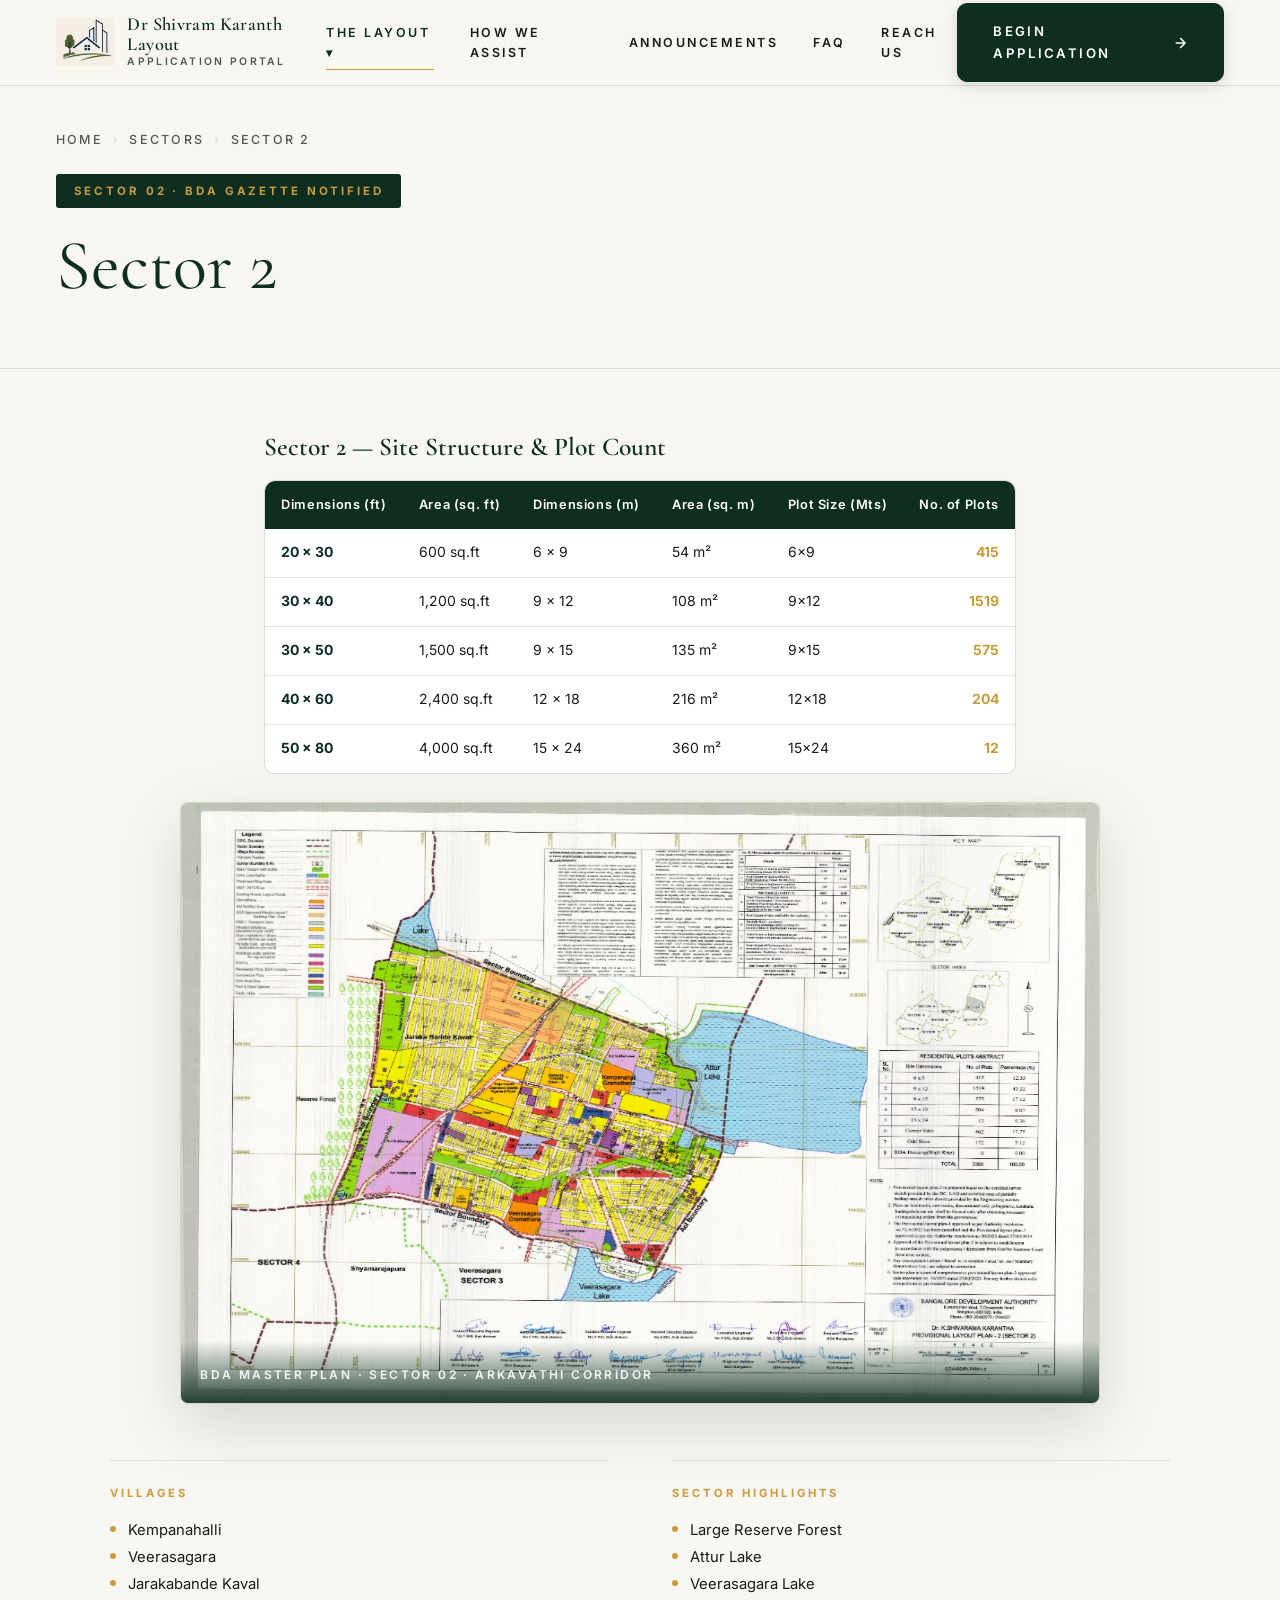
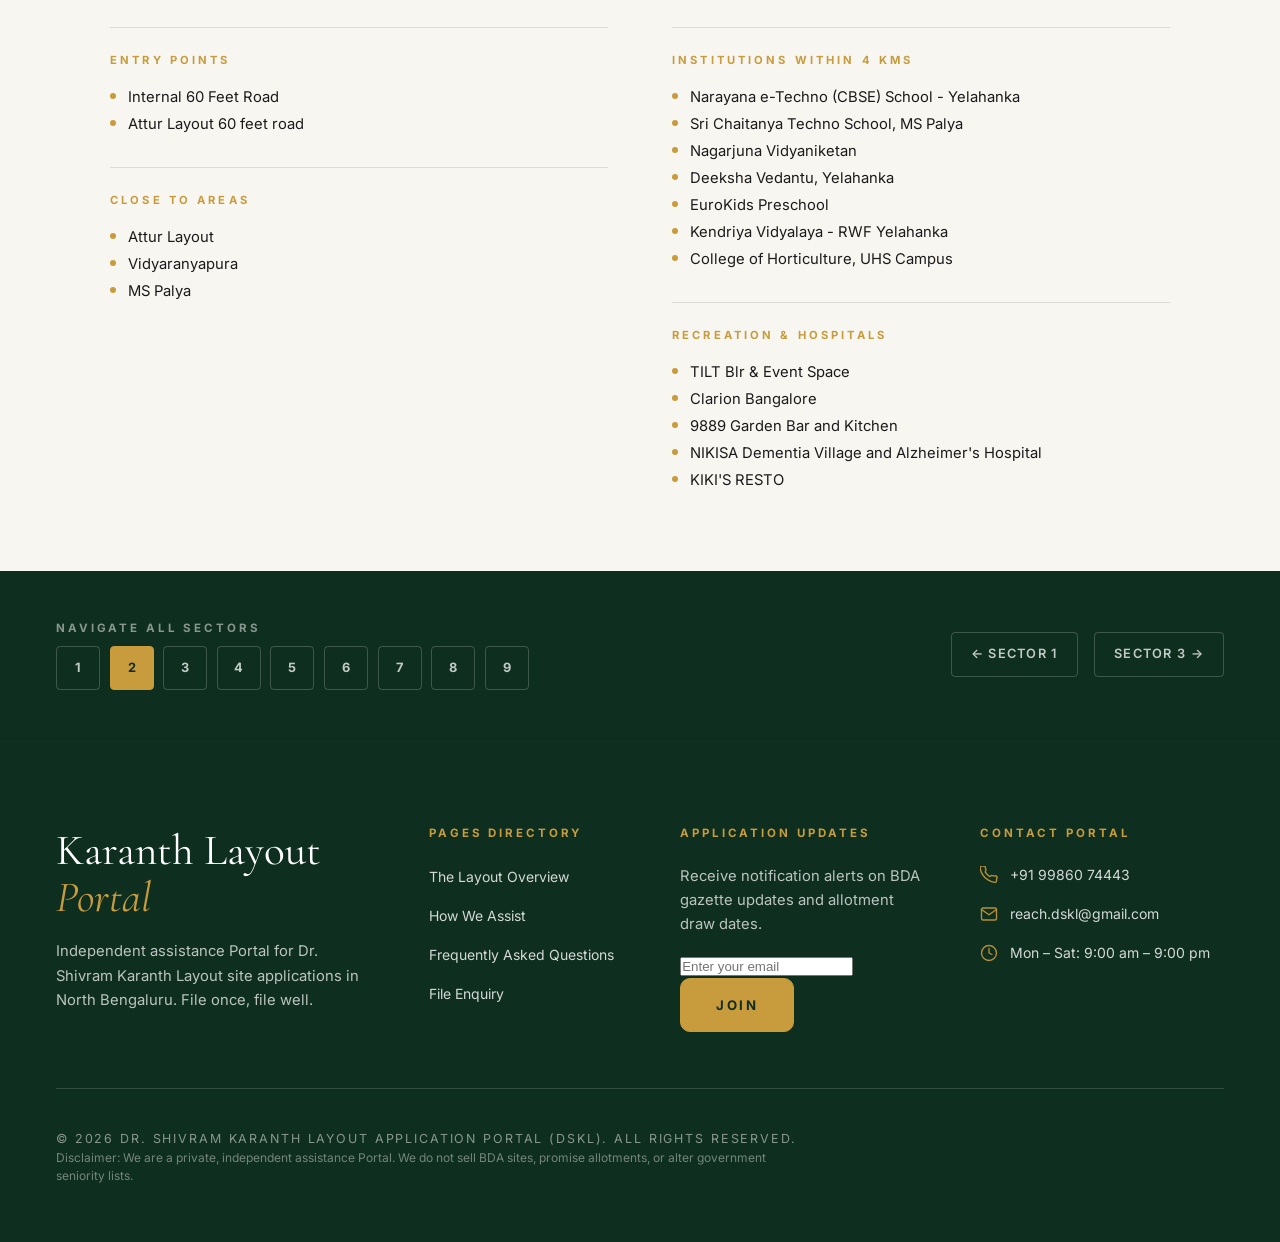
<file: sector2.html>
﻿<!DOCTYPE html>
<html lang="en-IN">
<head>
  <meta charset="UTF-8">
  <meta name="viewport" content="width=device-width, initial-scale=1.0">
  <title>Sector 2 — Dr. Shivram Karanth Layout | BDA Sites in Attur Layout</title>
  <meta name="description" content="Complete guide to Sector 2 of Dr. Shivram Karanth Layout — Attur Layout border — near Reserve Forest, Attur Lake and Veerasagara Lake. Villages, entry points, institutions, plot sizes (20x30 to 50x80 ft), and site count.">
  <link rel="canonical" href="https://drshivramkaranthlayout.com/sector2.html">
  <link rel="preconnect" href="https://fonts.googleapis.com">
  <link rel="preconnect" href="https://fonts.gstatic.com" crossorigin>
  <link rel="dns-prefetch" href="https://fonts.googleapis.com">
  <link rel="manifest" href="manifest.json">
  <meta name="theme-color" content="#0E2E1F">
  <meta name="robots" content="index, follow, max-snippet:-1, max-image-preview:large, max-video-preview:-1">
  <meta name="author" content="Dr. Shivram Karanth Layout Application Portal">
  <meta name="geo.region" content="IN-KA">
  <meta name="geo.placename" content="Bengaluru, Karnataka">
  <!-- Open Graph -->
  <meta property="og:type" content="article">
  <meta property="og:site_name" content="Dr. Shivram Karanth Layout Application Portal">
  <meta property="og:title" content="Sector 2 — Dr. Shivram Karanth Layout | BDA Sites in Attur Layout">
  <meta property="og:description" content="Complete guide to Sector 2 of Dr. Shivram Karanth Layout — Attur Layout border — near Reserve Forest, Attur Lake and Veerasagara Lake. Villages, entry points, institutions, plot sizes (20x30 to 50x80 ft), and site count.">
  <meta property="og:url" content="https://drshivramkaranthlayout.com/sector2.html">
  <meta property="og:image" content="https://drshivramkaranthlayout.com/assets/images/sector2_map.jpg">
  <meta property="og:locale" content="en_IN">
  <!-- Twitter Card -->
  <meta name="twitter:card" content="summary_large_image">
  <meta name="twitter:title" content="Sector 2 — Dr. Shivram Karanth Layout | BDA Sites in Attur Layout">
  <meta name="twitter:description" content="Complete guide to Sector 2 of Dr. Shivram Karanth Layout — Attur Layout border — near Reserve Forest, Attur Lake and Veerasagara Lake. Villages, entry points, institutions, plot sizes (20x30 to 50x80 ft), and site count.">
  <meta name="twitter:image" content="https://drshivramkaranthlayout.com/assets/images/sector2_map.jpg">
  <!-- Favicon -->
  <link rel="icon" type="image/png" href="assets/images/favicon.png">
  <link rel="apple-touch-icon" href="assets/images/favicon.png">
  <link rel="preload" href="assets/images/sector2_map.jpg" as="image" fetchpriority="high">
  <link rel="stylesheet" href="styles.css">
  <link rel="icon" type="image/png" href="assets/images/favicon.png">
</head>
<body>

  <header class="site-header">
    <div class="container nav-container">
      <a href="index.html" class="brand-logo">
        <img src="assets/images/navbar_logo.png" alt="Dr. Shivram Karanth Layout Logo" class="brand-logo-img">
        <div class="brand-text">
          <span class="brand-title">Dr Shivram Karanth Layout</span>
          <span class="brand-subtitle">APPLICATION Portal</span>
        </div>
      </a>
      <ul class="nav-menu">
        <li class="nav-item-dropdown">
          <a class="nav-link active" style="color: var(--primary-green);">The Layout ▾</a>
          <ul class="dropdown-menu">
            <li class="dropdown-header">Select Layout Sector</li>
            <li><a href="sector1.html" class="dropdown-link"><span>Sector 1 </span> <span class="sector-code">01</span></a></li>
            <li><a href="sector2.html" class="dropdown-link"><span>Sector 2 </span> <span class="sector-code">02</span></a></li>
            <li><a href="sector3.html" class="dropdown-link"><span>Sector 3 </span> <span class="sector-code">03</span></a></li>
            <li><a href="sector4.html" class="dropdown-link"><span>Sector 4 </span> <span class="sector-code">04</span></a></li>
            <li><a href="sector5.html" class="dropdown-link"><span>Sector 5 </span> <span class="sector-code">05</span></a></li>
            <li><a href="sector6.html" class="dropdown-link"><span>Sector 6 </span> <span class="sector-code">06</span></a></li>
            <li><a href="sector7.html" class="dropdown-link"><span>Sector 7 </span> <span class="sector-code">07</span></a></li>
            <li><a href="sector8.html" class="dropdown-link"><span>Sector 8 </span> <span class="sector-code">08</span></a></li>
            <li><a href="sector9.html" class="dropdown-link"><span>Sector 9 </span> <span class="sector-code">09</span></a></li>
          </ul>
        </li>
        <li><a href="procedure.html" class="nav-link">How we Assist</a></li>
        <li><a href="about.html" class="nav-link">Announcements</a></li>
        <li><a href="faq.html" class="nav-link">FAQ</a></li>
        <li><a href="contact.html" class="nav-link">Reach us</a></li>
      </ul>
      <a href="contact.html" class="btn btn-primary">Begin Application <svg width="16" height="16" viewBox="0 0 24 24" fill="none" stroke="currentColor" stroke-width="2.5" stroke-linecap="round" stroke-linejoin="round"><path d="M5 12h14M12 5l7 7-7 7"/></svg></a>
      <button class="mobile-toggle" id="mobileToggle" aria-label="Toggle navigation menu">
        <span></span>
        <span></span>
        <span></span>
      </button>
    </div>
  </header>

  <div class="mobile-nav-drawer" id="mobileNavDrawer">
    <a href="index.html" class="nav-link">The Layout Overview</a>
    <div class="mobile-sectors-accordion">
      <div class="mobile-sectors-title">Select Sector (1 – 9)</div>
      <div class="mobile-sectors-grid">
        <a href="sector1.html" class="mobile-sector-btn">Sec 1</a><a href="sector2.html" class="mobile-sector-btn">Sec 2</a><a href="sector3.html" class="mobile-sector-btn">Sec 3</a><a href="sector4.html" class="mobile-sector-btn">Sec 4</a><a href="sector5.html" class="mobile-sector-btn">Sec 5</a><a href="sector6.html" class="mobile-sector-btn">Sec 6</a><a href="sector7.html" class="mobile-sector-btn">Sec 7</a><a href="sector8.html" class="mobile-sector-btn">Sec 8</a><a href="sector9.html" class="mobile-sector-btn">Sec 9</a>
      </div>
    </div>
    <a href="procedure.html" class="nav-link">How we Assist</a>
    <a href="about.html" class="nav-link">Announcements</a>
    <a href="faq.html" class="nav-link">FAQ</a>
    <a href="contact.html" class="nav-link">Enquiries</a>
  </div>

  <section class="sector-detail-hero">
    <div class="container">
      <nav class="sector-nav-breadcrumb">
        <a href="index.html">Home</a><span class="sep">›</span>
        <span>Sectors</span><span class="sep">›</span>
        <span>Sector 2</span>
      </nav>
      <div class="sector-badge">Sector 02 · BDA Gazette Notified</div>
      <h1 class="sector-detail-title">Sector 2</h1>
    </div>
  </section>

  <!-- Sector Content -->
  <section class="sector-content-section">
    <div class="container">
      <div class="sector-layout-container">

        <div class="sector-structure-table-wrap">
          <h3 class="sector-structure-table-heading">Sector 2 — Site Structure &amp; Plot Count</h3>
          <div class="cost-table-wrapper" style="margin-top:0;">
            <table class="sector-struct-table">
              <thead>
                <tr>
                  <th>Dimensions (ft)</th>
                  <th>Area (sq. ft)</th>
                  <th>Dimensions (m)</th>
                  <th>Area (sq. m)</th>
                  <th>Plot Size (Mts)</th>
                  <th>No. of Plots</th>
                </tr>
              </thead>
              <tbody>
                <tr><td>20 × 30</td><td>600 sq.ft</td><td>6 × 9</td><td>54 m²</td><td>6×9</td><td>415</td></tr>
                <tr><td>30 × 40</td><td>1,200 sq.ft</td><td>9 × 12</td><td>108 m²</td><td>9×12</td><td>1519</td></tr>
                <tr><td>30 × 50</td><td>1,500 sq.ft</td><td>9 × 15</td><td>135 m²</td><td>9×15</td><td>575</td></tr>
                <tr><td>40 × 60</td><td>2,400 sq.ft</td><td>12 × 18</td><td>216 m²</td><td>12×18</td><td>204</td></tr>
                <tr><td>50 × 80</td><td>4,000 sq.ft</td><td>15 × 24</td><td>360 m²</td><td>15×24</td><td>12</td></tr>
              </tbody>
            </table>
          </div>
        </div>
        
        <!-- Top: Centered Map Image -->
        <div class="sector-map-wrap">
          <img src="assets/images/sector2_map.jpg" alt="Sector 2 Arkavathi Corridor — BDA Master Plan Map" loading="lazy" decoding="async" width="920" height="600">
          <div class="sector-map-caption">BDA Master Plan · Sector 02 · Arkavathi Corridor</div>
        </div>

        <!-- Bottom: 2-Column Info Grid (3 on left, 3 on right) -->
        <div class="sector-info-grid">

          <!-- Left Column (3 Panels) -->
          <div class="sector-info-col">
            <div class="sector-info-panel">
              <div class="sector-panel-label">Villages</div>
              <ul class="sector-bullet-list">
                <li>Kempanahalli</li>
                <li>Veerasagara</li>
                <li>Jarakabande Kaval</li>
              </ul>
            </div>

            <div class="sector-info-panel">
              <div class="sector-panel-label">Entry Points</div>
              <ul class="sector-bullet-list">
                <li>Internal 60 Feet Road</li>
                <li>Attur Layout 60 feet road</li>
              </ul>
            </div>

            <div class="sector-info-panel">
              <div class="sector-panel-label">Close to Areas</div>
              <ul class="sector-bullet-list">
                <li>Attur Layout</li>
                <li>Vidyaranyapura</li>
                <li>MS Palya</li>
              </ul>
            </div>
          </div>

          <!-- Right Column (3 Panels) -->
          <div class="sector-info-col">
            <div class="sector-info-panel">
              <div class="sector-panel-label">Sector Highlights</div>
              <ul class="sector-bullet-list">
                <li>Large Reserve Forest</li>
                <li>Attur Lake</li>
                <li>Veerasagara Lake</li>
              </ul>
            </div>

            <div class="sector-info-panel">
              <div class="sector-panel-label">Institutions within 4 kms</div>
              <ul class="sector-bullet-list">
                <li>Narayana e-Techno (CBSE) School - Yelahanka</li>
                <li>Sri Chaitanya Techno School, MS Palya</li>
                <li>Nagarjuna Vidyaniketan</li>
                <li>Deeksha Vedantu, Yelahanka</li>
                <li>EuroKids Preschool</li>
                <li>Kendriya Vidyalaya - RWF Yelahanka</li>
                <li>College of Horticulture, UHS Campus</li>
              </ul>
            </div>

            <div class="sector-info-panel">
              <div class="sector-panel-label">Recreation & Hospitals</div>
              <ul class="sector-bullet-list">
                <li>TILT Blr & Event Space</li>
                <li>Clarion Bangalore</li>
                <li>9889 Garden Bar and Kitchen</li>
                <li>NIKISA Dementia Village and Alzheimer's Hospital</li>
                <li>KIKI'S RESTO</li>
              </ul>
            </div>
          </div>

      </div>
    </div>
  </section>

  <div class="sector-nav-strip">
    <div class="container">
      <div class="sector-nav-strip-inner">
        <div>
          <div class="sector-nav-strip-label">Navigate All Sectors</div>
          <div class="sector-nav-btns">
            <a href="sector1.html" class="sector-nav-btn">1</a><a href="sector2.html" class="sector-nav-btn active">2</a><a href="sector3.html" class="sector-nav-btn">3</a><a href="sector4.html" class="sector-nav-btn">4</a><a href="sector5.html" class="sector-nav-btn">5</a><a href="sector6.html" class="sector-nav-btn">6</a><a href="sector7.html" class="sector-nav-btn">7</a><a href="sector8.html" class="sector-nav-btn">8</a><a href="sector9.html" class="sector-nav-btn">9</a>
          </div>
        </div>
        <div class="sector-prev-next">
          <a href="sector1.html">← Sector 1</a>
          <a href="sector3.html">Sector 3 →</a>
        </div>
      </div>
    </div>
  </div>

  <footer class="site-footer">
    <div class="container">
      <div class="footer-top">
        <div>
          <h3 class="footer-brand-title">Karanth Layout <span>Portal</span></h3>
          <p class="footer-desc">Independent assistance Portal for Dr. Shivram Karanth Layout site applications in North Bengaluru. File once, file well.</p>
        </div>
        <div>
          <h4 class="footer-links-title">Pages Directory</h4>
          <ul class="footer-links">
            <li><a href="index.html">The Layout Overview</a></li>
            <li><a href="procedure.html">How We Assist </a></li>
            <li><a href="faq.html">Frequently Asked Questions</a></li>
            <li><a href="contact.html">File Enquiry</a></li>
          </ul>
        </div>
        <div>
          <h4 class="footer-links-title">Application Updates</h4>
          <p class="footer-desc" style="margin-bottom: 1rem;">Receive notification alerts on BDA gazette updates and allotment draw dates.</p>
          <form class="newsletter-form" onsubmit="event.preventDefault(); alert('Subscribed to updates.');">
            <input type="email" class="newsletter-input" placeholder="Enter your email" required>
            <button type="submit" class="btn btn-gold">Join</button>
          </form>
        </div>
        <div>
          <h4 class="footer-links-title">Contact Portal</h4>
          <ul class="footer-contact-list">
            <li class="footer-contact-item"><svg class="footer-contact-icon" viewBox="0 0 24 24" fill="none" stroke="currentColor" stroke-width="1.8" stroke-linecap="round" stroke-linejoin="round"><path d="M22 16.92v3a2 2 0 01-2.18 2 19.79 19.79 0 01-8.63-3.07A19.5 19.5 0 013.07 10.8 19.79 19.79 0 01.14 2.22 2 2 0 012.14 0h3a2 2 0 012 1.72c.127.96.361 1.903.7 2.81a2 2 0 01-.45 2.11L6.91 7.91a16 16 0 006.18 6.18l1.28-.78a2 2 0 012.11-.45c.907.339 1.85.573 2.81.7A2 2 0 0122 16.92z"/></svg><a href="tel:+91 99860 74443" class="footer-contact-text">+91 99860 74443</a></li>
            <li class="footer-contact-item"><svg class="footer-contact-icon" viewBox="0 0 24 24" fill="none" stroke="currentColor" stroke-width="1.8" stroke-linecap="round" stroke-linejoin="round"><path d="M4 4h16c1.1 0 2 .9 2 2v12c0 1.1-.9 2-2 2H4c-1.1 0-2-.9-2-2V6c0-1.1.9-2 2-2z"/><polyline points="22,6 12,13 2,6"/></svg><a href="mailto:reach.dskl@gmail.com" class="footer-contact-text">reach.dskl@gmail.com</a></li>
            <li class="footer-contact-item"><svg class="footer-contact-icon" viewBox="0 0 24 24" fill="none" stroke="currentColor" stroke-width="1.8" stroke-linecap="round" stroke-linejoin="round"><circle cx="12" cy="12" r="10"/><polyline points="12 6 12 12 16 14"/></svg><span class="footer-contact-text">Mon – Sat: 9:00 am – 9:00 pm</span></li>
          </ul>
        </div>
      </div>
      <div class="footer-bottom"><div class="footer-copyright">© 2026 Dr. Shivram Karanth Layout Application Portal (DSKL). All rights reserved.</div></div>
      <div class="footer-disclaimer">Disclaimer: We are a private, independent assistance Portal. We do not sell BDA sites, promise allotments, or alter government seniority lists.</div>
    </div>
  </footer>
</body>
</html>
</file>
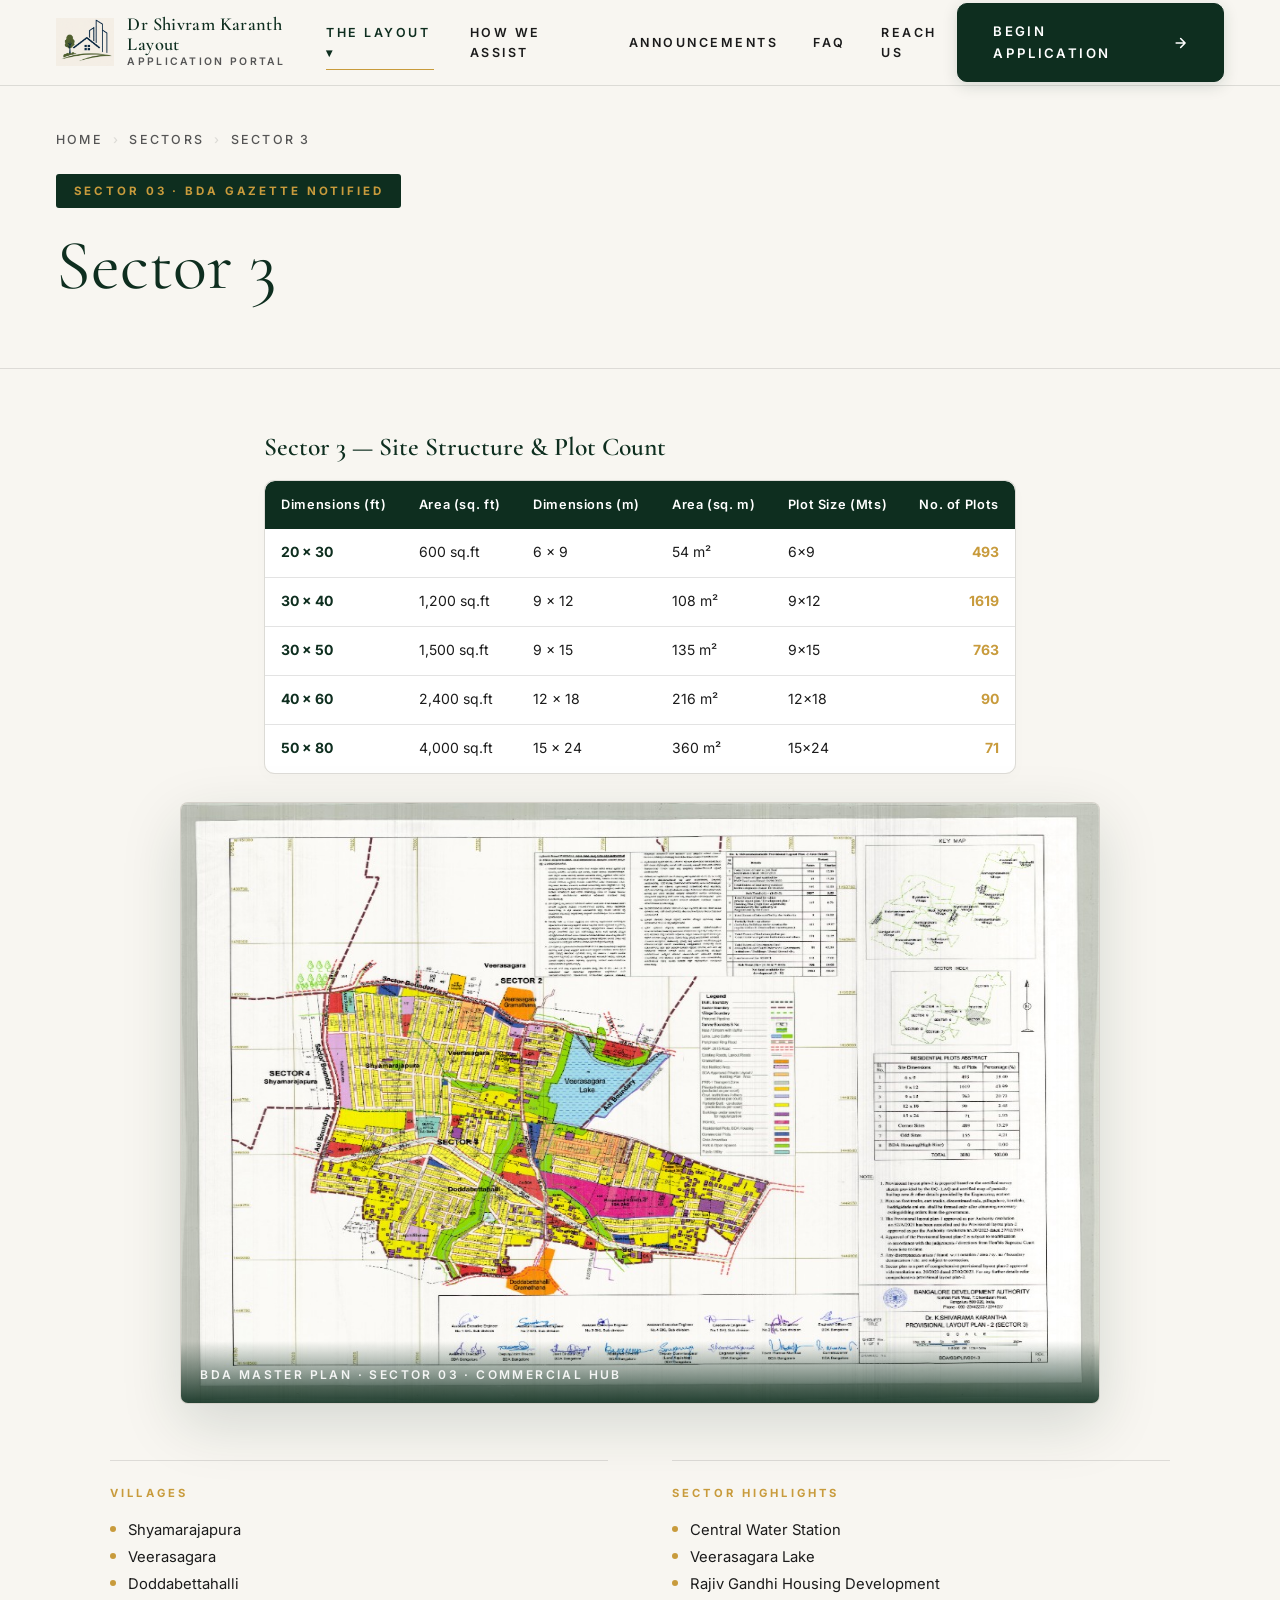
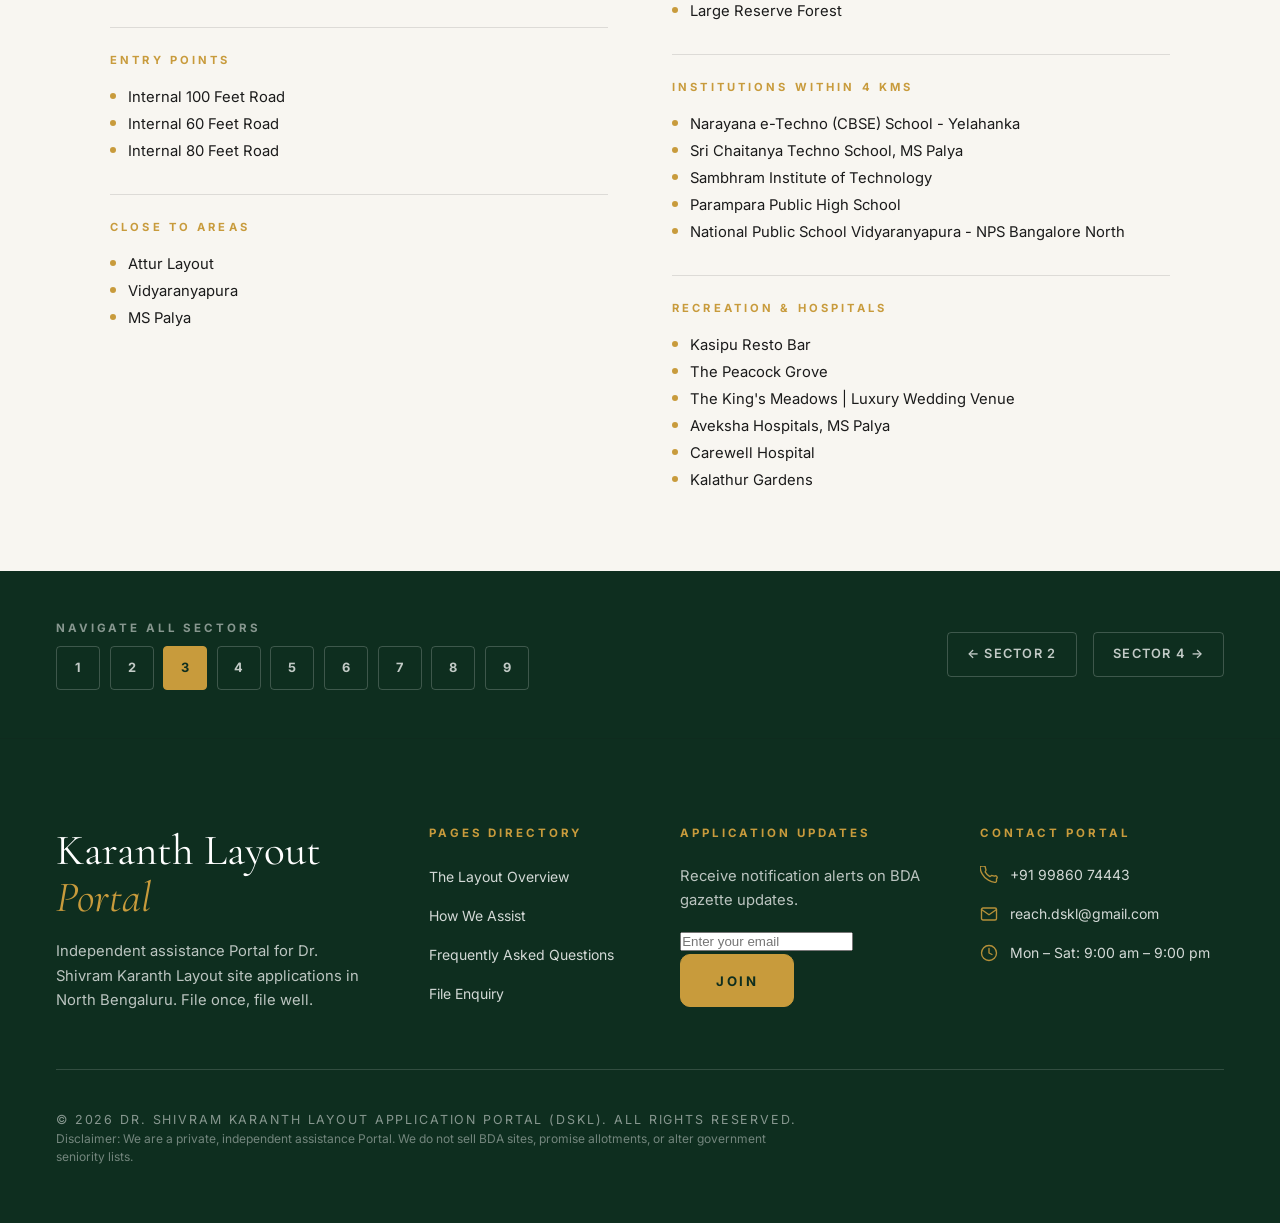
<file: sector3.html>
﻿<!DOCTYPE html>
<html lang="en-IN">
<head>
  <meta charset="UTF-8">
  <meta name="viewport" content="width=device-width, initial-scale=1.0">
  <title>Sector 3 — Dr. Shivram Karanth Layout | BDA Sites in Doddaballapur Road</title>
  <meta name="description" content="Complete guide to Sector 3 of Dr. Shivram Karanth Layout — Doddaballapur Road corridor — close to industrial and educational hubs. Villages, entry points, institutions, plot sizes (20x30 to 50x80 ft), and site count.">
  <link rel="canonical" href="https://drshivramkaranthlayout.com/sector3.html">
  <link rel="preconnect" href="https://fonts.googleapis.com">
  <link rel="preconnect" href="https://fonts.gstatic.com" crossorigin>
  <link rel="dns-prefetch" href="https://fonts.googleapis.com">
  <link rel="manifest" href="manifest.json">
  <meta name="theme-color" content="#0E2E1F">
  <meta name="robots" content="index, follow, max-snippet:-1, max-image-preview:large, max-video-preview:-1">
  <meta name="author" content="Dr. Shivram Karanth Layout Application Portal">
  <meta name="geo.region" content="IN-KA">
  <meta name="geo.placename" content="Bengaluru, Karnataka">
  <!-- Open Graph -->
  <meta property="og:type" content="article">
  <meta property="og:site_name" content="Dr. Shivram Karanth Layout Application Portal">
  <meta property="og:title" content="Sector 3 — Dr. Shivram Karanth Layout | BDA Sites in Doddaballapur Road">
  <meta property="og:description" content="Complete guide to Sector 3 of Dr. Shivram Karanth Layout — Doddaballapur Road corridor — close to industrial and educational hubs. Villages, entry points, institutions, plot sizes (20x30 to 50x80 ft), and site count.">
  <meta property="og:url" content="https://drshivramkaranthlayout.com/sector3.html">
  <meta property="og:image" content="https://drshivramkaranthlayout.com/assets/images/sector3_map.jpg">
  <meta property="og:locale" content="en_IN">
  <!-- Twitter Card -->
  <meta name="twitter:card" content="summary_large_image">
  <meta name="twitter:title" content="Sector 3 — Dr. Shivram Karanth Layout | BDA Sites in Doddaballapur Road">
  <meta name="twitter:description" content="Complete guide to Sector 3 of Dr. Shivram Karanth Layout — Doddaballapur Road corridor — close to industrial and educational hubs. Villages, entry points, institutions, plot sizes (20x30 to 50x80 ft), and site count.">
  <meta name="twitter:image" content="https://drshivramkaranthlayout.com/assets/images/sector3_map.jpg">
  <!-- Favicon -->
  <link rel="icon" type="image/png" href="assets/images/favicon.png">
  <link rel="apple-touch-icon" href="assets/images/favicon.png">
  <link rel="preload" href="assets/images/sector3_map.jpg" as="image" fetchpriority="high">
  <link rel="stylesheet" href="styles.css">
  <link rel="icon" type="image/png" href="assets/images/favicon.png">
</head>
<body>
  <header class="site-header">
    <div class="container nav-container">
      <a href="index.html" class="brand-logo">
        <img src="assets/images/navbar_logo.png" alt="Dr. Shivram Karanth Layout Logo" class="brand-logo-img">
        <div class="brand-text">
          <span class="brand-title">Dr Shivram Karanth Layout</span>
          <span class="brand-subtitle">APPLICATION Portal</span>
        </div>
      </a>
      <ul class="nav-menu">
        <li class="nav-item-dropdown">
          <a class="nav-link active" style="color: var(--primary-green);">The Layout ▾</a>
          <ul class="dropdown-menu">
            <li class="dropdown-header">Select Layout Sector</li>
            <li><a href="sector1.html" class="dropdown-link"><span>Sector 1 </span> <span class="sector-code">01</span></a></li>
            <li><a href="sector2.html" class="dropdown-link"><span>Sector 2 </span> <span class="sector-code">02</span></a></li>
            <li><a href="sector3.html" class="dropdown-link"><span>Sector 3 </span> <span class="sector-code">03</span></a></li>
            <li><a href="sector4.html" class="dropdown-link"><span>Sector 4 </span> <span class="sector-code">04</span></a></li>
            <li><a href="sector5.html" class="dropdown-link"><span>Sector 5 </span> <span class="sector-code">05</span></a></li>
            <li><a href="sector6.html" class="dropdown-link"><span>Sector 6 </span> <span class="sector-code">06</span></a></li>
            <li><a href="sector7.html" class="dropdown-link"><span>Sector 7 </span> <span class="sector-code">07</span></a></li>
            <li><a href="sector8.html" class="dropdown-link"><span>Sector 8 </span> <span class="sector-code">08</span></a></li>
            <li><a href="sector9.html" class="dropdown-link"><span>Sector 9 </span> <span class="sector-code">09</span></a></li>
          </ul>
        </li>
        <li><a href="procedure.html" class="nav-link">How we Assist</a></li>
        <li><a href="about.html" class="nav-link">Announcements</a></li>
        <li><a href="faq.html" class="nav-link">FAQ</a></li>
        <li><a href="contact.html" class="nav-link">Reach us</a></li>
      </ul>
      <a href="contact.html" class="btn btn-primary">Begin Application <svg width="16" height="16" viewBox="0 0 24 24" fill="none" stroke="currentColor" stroke-width="2.5" stroke-linecap="round" stroke-linejoin="round"><path d="M5 12h14M12 5l7 7-7 7"/></svg></a>
      <button class="mobile-toggle" id="mobileToggle" aria-label="Toggle navigation menu"><span></span><span></span><span></span></button>
    </div>
  </header>
  <div class="mobile-nav-drawer" id="mobileNavDrawer">
    <a href="index.html" class="nav-link">The Layout Overview</a>
    <div class="mobile-sectors-accordion"><div class="mobile-sectors-title">Select Sector (1 – 9)</div>
    <div class="mobile-sectors-grid">
      <a href="sector1.html" class="mobile-sector-btn">Sec 1</a>
      <a href="sector2.html" class="mobile-sector-btn">Sec 2</a>
      <a href="sector3.html" class="mobile-sector-btn">Sec 3</a>
      <a href="sector4.html" class="mobile-sector-btn">Sec 4</a><a href="sector5.html" class="mobile-sector-btn">Sec 5</a><a href="sector6.html" class="mobile-sector-btn">Sec 6</a><a href="sector7.html" class="mobile-sector-btn">Sec 7</a><a href="sector8.html" class="mobile-sector-btn">Sec 8</a><a href="sector9.html" class="mobile-sector-btn">Sec 9</a></div></div>
    <a href="procedure.html" class="nav-link">How We Assist</a>
    <a href="about.html" class="nav-link">Announcements</a>
    <a href="faq.html" class="nav-link">FAQ</a>
    <a href="contact.html" class="nav-link">Enquiries</a>
  </div>

  <section class="sector-detail-hero">
    <div class="container">
      <nav class="sector-nav-breadcrumb"><a href="index.html">Home</a><span class="sep">›</span><a href="portfolio.html">Sectors</a><span class="sep">›</span><span>Sector 3</span></nav>
      <div class="sector-badge">Sector 03 · BDA Gazette Notified</div>
      <h1 class="sector-detail-title">Sector 3</h1>
    </div>
  </section>

  <section class="sector-content-section">
    <div class="container">
      <div class="sector-layout-container">

        <div class="sector-structure-table-wrap">
          <h3 class="sector-structure-table-heading">Sector 3 — Site Structure &amp; Plot Count</h3>
          <div class="cost-table-wrapper" style="margin-top:0;">
            <table class="sector-struct-table">
              <thead>
                <tr>
                  <th>Dimensions (ft)</th>
                  <th>Area (sq. ft)</th>
                  <th>Dimensions (m)</th>
                  <th>Area (sq. m)</th>
                  <th>Plot Size (Mts)</th>
                  <th>No. of Plots</th>
                </tr>
              </thead>
              <tbody>
                <tr><td>20 × 30</td><td>600 sq.ft</td><td>6 × 9</td><td>54 m²</td><td>6×9</td><td>493</td></tr>
                <tr><td>30 × 40</td><td>1,200 sq.ft</td><td>9 × 12</td><td>108 m²</td><td>9×12</td><td>1619</td></tr>
                <tr><td>30 × 50</td><td>1,500 sq.ft</td><td>9 × 15</td><td>135 m²</td><td>9×15</td><td>763</td></tr>
                <tr><td>40 × 60</td><td>2,400 sq.ft</td><td>12 × 18</td><td>216 m²</td><td>12×18</td><td>90</td></tr>
                <tr><td>50 × 80</td><td>4,000 sq.ft</td><td>15 × 24</td><td>360 m²</td><td>15×24</td><td>71</td></tr>
              </tbody>
            </table>
          </div>
        </div>

        <!-- Top: Centered Map Image -->
        <div class="sector-map-wrap">
          <img src="assets/images/sector3_map.jpg" alt="Sector 3 Commercial Hub — BDA Master Plan Map" loading="lazy" decoding="async" width="920" height="600">
          <div class="sector-map-caption">BDA Master Plan · Sector 03 · Commercial Hub</div>
        </div>

        <!-- Bottom: 2-Column Info Grid (3 on left, 3 on right) -->
        <div class="sector-info-grid">

          <!-- Left Column (3 Panels) -->
          <div class="sector-info-col">
            <div class="sector-info-panel">
              <div class="sector-panel-label">Villages</div>
              <ul class="sector-bullet-list">
                <li>Shyamarajapura</li>
                <li>Veerasagara</li>
                <li>Doddabettahalli</li>
              </ul>
            </div>

            <div class="sector-info-panel">
              <div class="sector-panel-label">Entry Points</div>
              <ul class="sector-bullet-list">
                <li>Internal 100 Feet Road</li>
                <li>Internal 60 Feet Road</li>
                <li>Internal 80 Feet Road</li>
              </ul>
            </div>

            <div class="sector-info-panel">
              <div class="sector-panel-label">Close to Areas</div>
              <ul class="sector-bullet-list">
                <li>Attur Layout</li>
                <li>Vidyaranyapura</li>
                <li>MS Palya</li>
              </ul>
            </div>
          </div>

          <!-- Right Column (3 Panels) -->
          <div class="sector-info-col">
            <div class="sector-info-panel">
              <div class="sector-panel-label">Sector Highlights</div>
              <ul class="sector-bullet-list">
                <li>Central Water Station</li>
                <li>Veerasagara Lake</li>
                <li>Rajiv Gandhi Housing Development</li>
                <li>Large Reserve Forest</li>
              </ul>
            </div>

            <div class="sector-info-panel">
              <div class="sector-panel-label">Institutions within 4 kms</div>
              <ul class="sector-bullet-list">
                <li>Narayana e-Techno (CBSE) School - Yelahanka</li>
                <li>Sri Chaitanya Techno School, MS Palya</li>
                <li>Sambhram Institute of Technology</li>
                <li>Parampara Public High School</li>
                <li>National Public School Vidyaranyapura - NPS Bangalore North</li>
              </ul>
            </div>

            <div class="sector-info-panel">
              <div class="sector-panel-label">Recreation & Hospitals</div>
              <ul class="sector-bullet-list">
                <li>Kasipu Resto Bar</li>
                <li>The Peacock Grove</li>
                <li>The King's Meadows | Luxury Wedding Venue</li>
                <li>Aveksha Hospitals, MS Palya</li>
                <li>Carewell Hospital</li>
                <li>Kalathur Gardens</li>
              </ul>
            </div>
          </div>

      </div>
    </div>
  </section>

  <div class="sector-nav-strip">
    <div class="container">
      <div class="sector-nav-strip-inner">
        <div>
          <div class="sector-nav-strip-label">Navigate All Sectors</div>
          <div class="sector-nav-btns"><a href="sector1.html" class="sector-nav-btn">1</a><a href="sector2.html" class="sector-nav-btn">2</a><a href="sector3.html" class="sector-nav-btn active">3</a><a href="sector4.html" class="sector-nav-btn">4</a><a href="sector5.html" class="sector-nav-btn">5</a><a href="sector6.html" class="sector-nav-btn">6</a><a href="sector7.html" class="sector-nav-btn">7</a><a href="sector8.html" class="sector-nav-btn">8</a><a href="sector9.html" class="sector-nav-btn">9</a></div>
        </div>
        <div class="sector-prev-next"><a href="sector2.html">← Sector 2</a><a href="sector4.html">Sector 4 →</a></div>
      </div>
    </div>
  </div>

  <footer class="site-footer">
    <div class="container">
      <div class="footer-top">
        <div><h3 class="footer-brand-title">Karanth Layout <span>Portal</span></h3><p class="footer-desc">Independent assistance Portal for Dr. Shivram Karanth Layout site applications in North Bengaluru. File once, file well.</p></div>
        <div><h4 class="footer-links-title">Pages Directory</h4><ul class="footer-links"><li><a href="index.html">The Layout Overview</a></li><li><a href="procedure.html">How We Assist </a></li><li><a href="faq.html">Frequently Asked Questions</a></li><li><a href="contact.html">File Enquiry</a></li></ul></div>
        <div><h4 class="footer-links-title">Application Updates</h4><p class="footer-desc" style="margin-bottom: 1rem;">Receive notification alerts on BDA gazette updates.</p><form class="newsletter-form" onsubmit="event.preventDefault(); alert('Subscribed.');"><input type="email" class="newsletter-input" placeholder="Enter your email" required><button type="submit" class="btn btn-gold">Join</button></form></div>
        <div><h4 class="footer-links-title">Contact Portal</h4><ul class="footer-contact-list"><li class="footer-contact-item"><svg class="footer-contact-icon" viewBox="0 0 24 24" fill="none" stroke="currentColor" stroke-width="1.8" stroke-linecap="round" stroke-linejoin="round"><path d="M22 16.92v3a2 2 0 01-2.18 2 19.79 19.79 0 01-8.63-3.07A19.5 19.5 0 013.07 10.8 19.79 19.79 0 01.14 2.22 2 2 0 012.14 0h3a2 2 0 012 1.72c.127.96.361 1.903.7 2.81a2 2 0 01-.45 2.11L6.91 7.91a16 16 0 006.18 6.18l1.28-.78a2 2 0 012.11-.45c.907.339 1.85.573 2.81.7A2 2 0 0122 16.92z"/></svg><a href="tel:+91 99860 74443" class="footer-contact-text">+91 99860 74443</a></li><li class="footer-contact-item"><svg class="footer-contact-icon" viewBox="0 0 24 24" fill="none" stroke="currentColor" stroke-width="1.8" stroke-linecap="round" stroke-linejoin="round"><path d="M4 4h16c1.1 0 2 .9 2 2v12c0 1.1-.9 2-2 2H4c-1.1 0-2-.9-2-2V6c0-1.1.9-2 2-2z"/><polyline points="22,6 12,13 2,6"/></svg><a href="mailto:reach.dskl@gmail.com" class="footer-contact-text">reach.dskl@gmail.com</a></li><li class="footer-contact-item"><svg class="footer-contact-icon" viewBox="0 0 24 24" fill="none" stroke="currentColor" stroke-width="1.8" stroke-linecap="round" stroke-linejoin="round"><circle cx="12" cy="12" r="10"/><polyline points="12 6 12 12 16 14"/></svg><span class="footer-contact-text">Mon – Sat: 9:00 am – 9:00 pm</span></li></ul></div>
      </div>
      <div class="footer-bottom"><div class="footer-copyright">© 2026 Dr. Shivram Karanth Layout Application Portal (DSKL). All rights reserved.</div></div>
      <div class="footer-disclaimer">Disclaimer: We are a private, independent assistance Portal. We do not sell BDA sites, promise allotments, or alter government seniority lists.</div>
    </div>
  </footer>
</body>
</html>
</file>
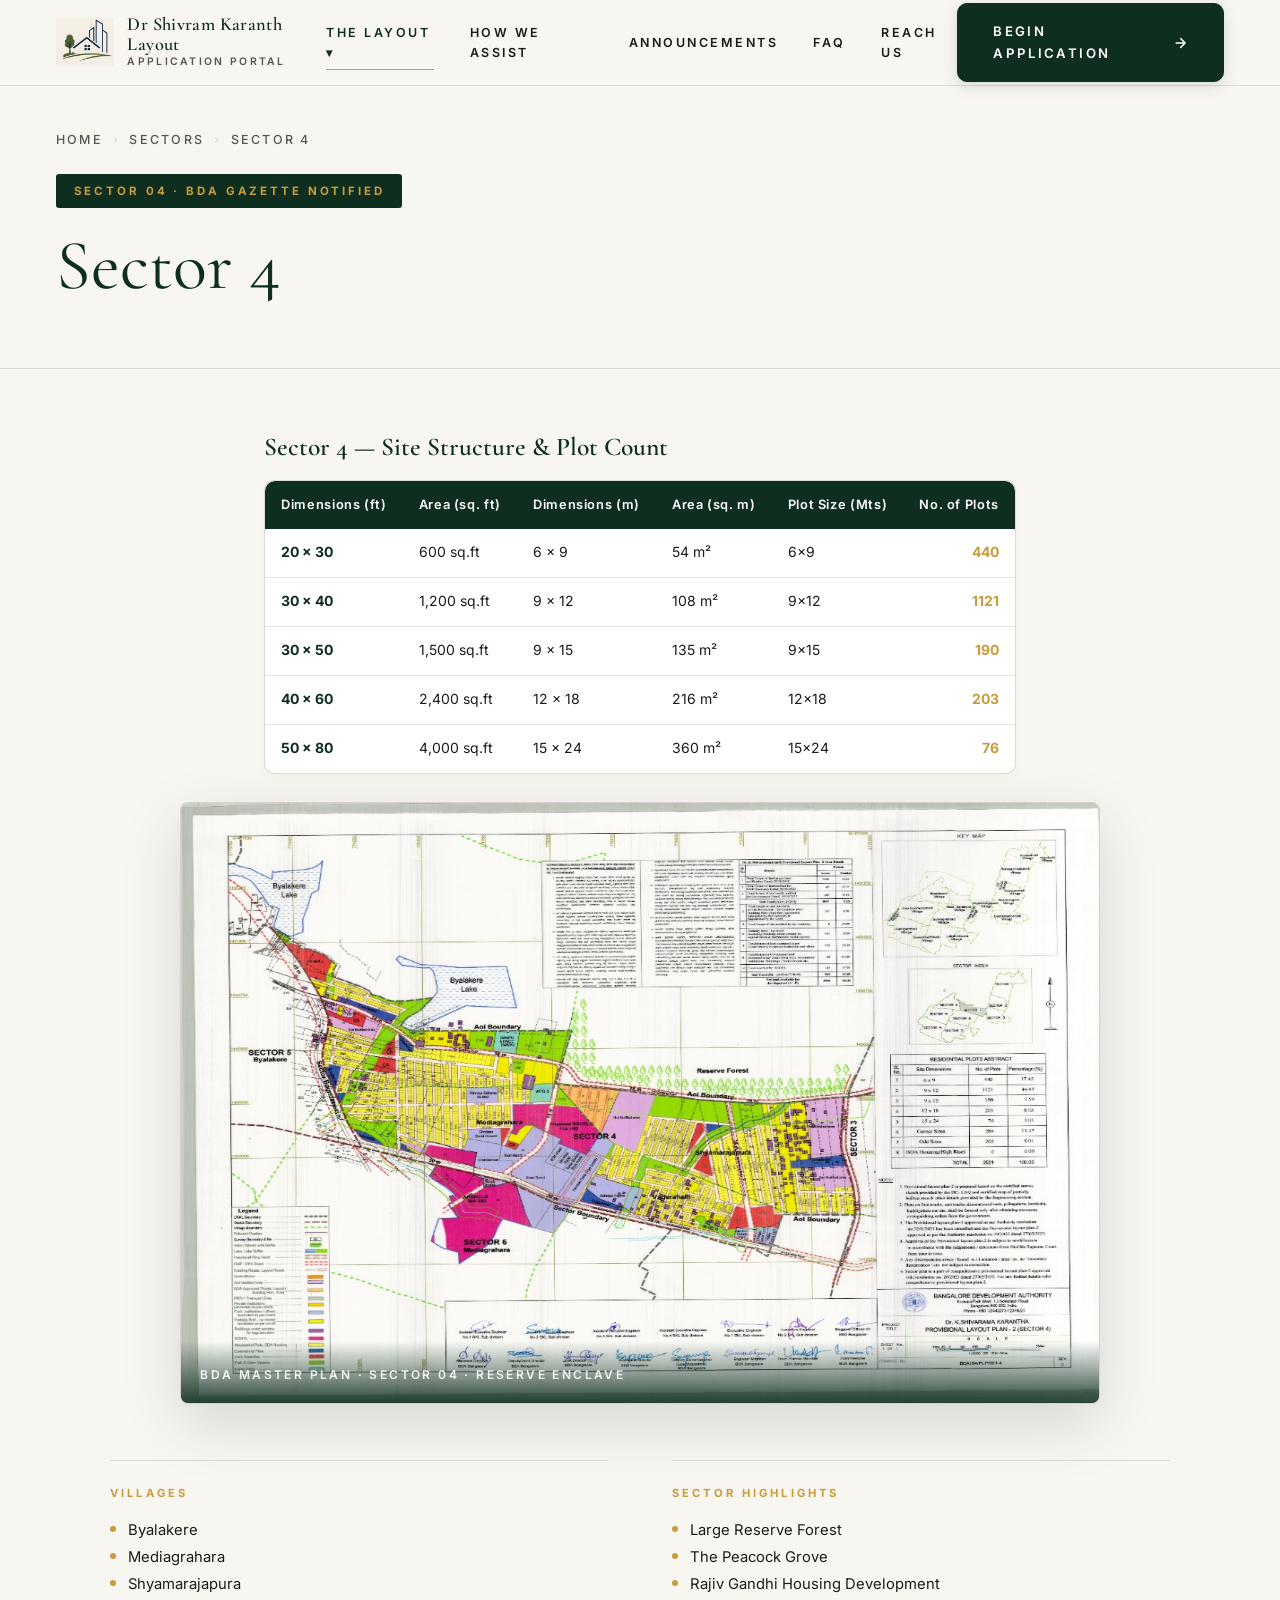
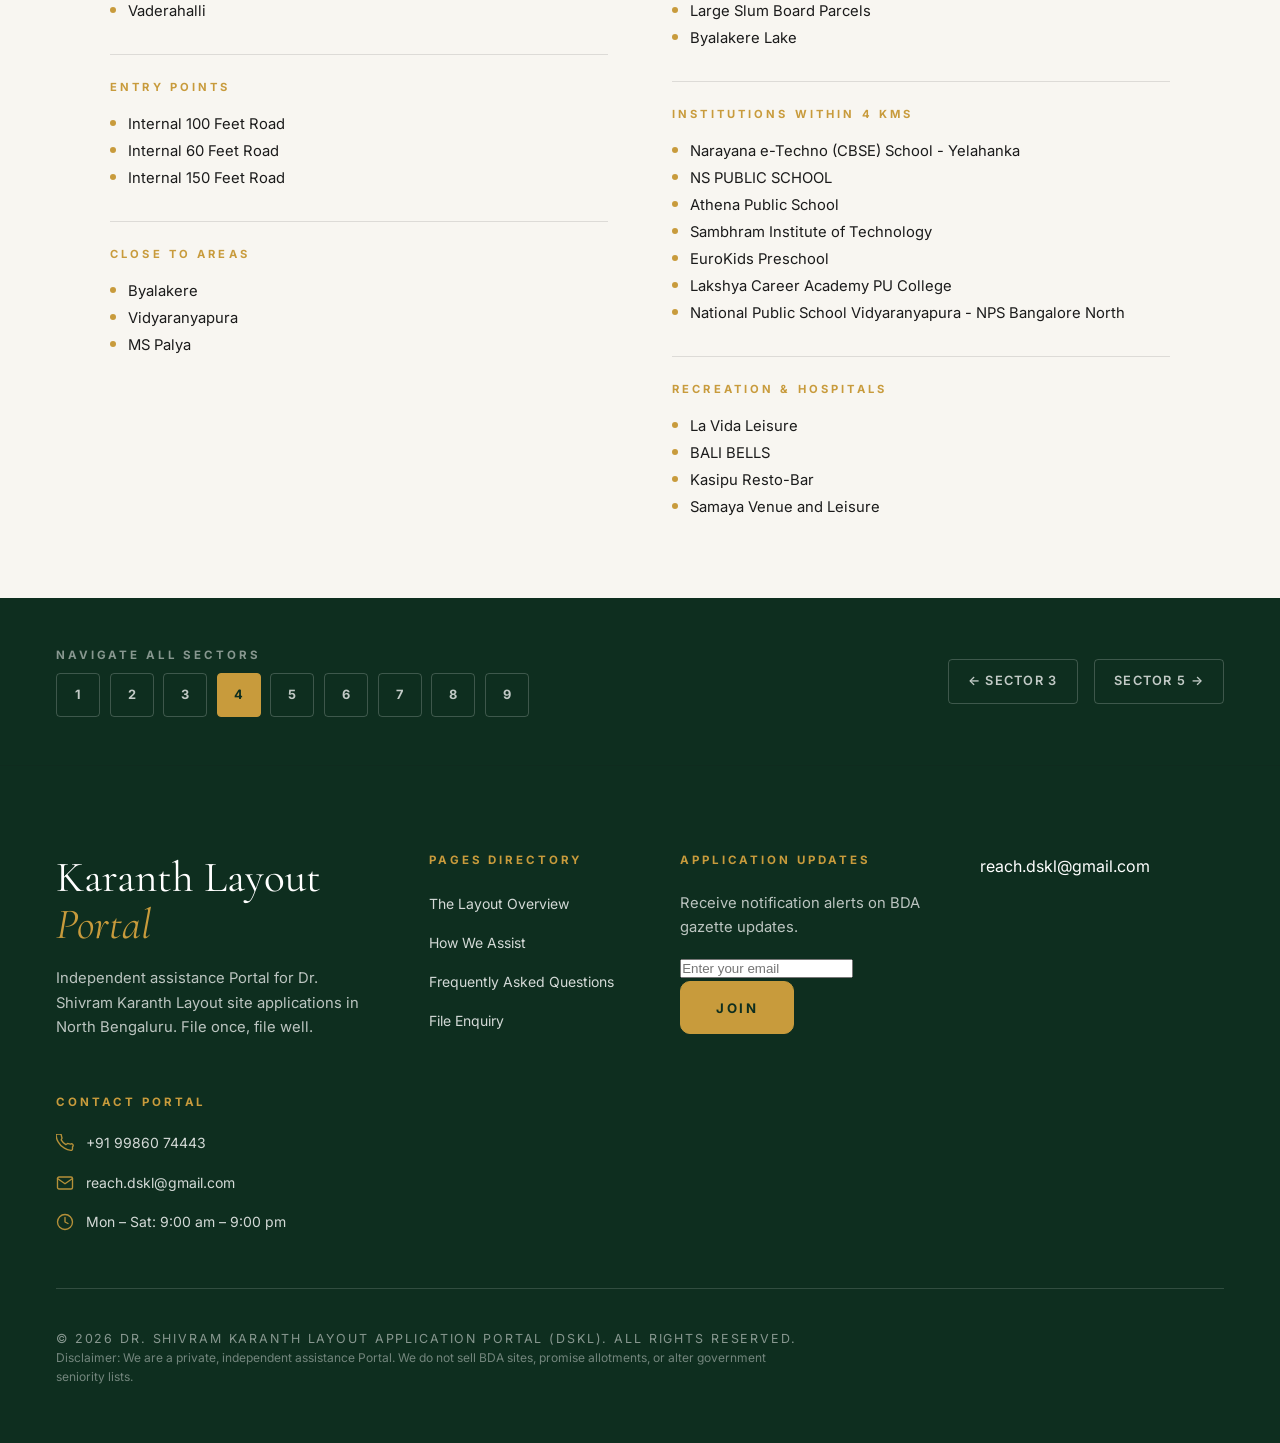
<file: sector4.html>
﻿<!DOCTYPE html>
<html lang="en-IN">
<head>
  <meta charset="UTF-8">
  <meta name="viewport" content="width=device-width, initial-scale=1.0">
  <title>Sector 4 — Dr. Shivram Karanth Layout | BDA Sites in Kogilu</title>
  <meta name="description" content="Complete guide to Sector 4 of Dr. Shivram Karanth Layout — Eco Sanctuary — close to Jakkur Aerodrome, Jakkur Lake and HAL airport zone. Villages, entry points, institutions, plot sizes (20x30 to 50x80 ft), and site count.">
  <link rel="canonical" href="https://drshivramkaranthlayout.com/sector4.html">
  <link rel="preconnect" href="https://fonts.googleapis.com">
  <link rel="preconnect" href="https://fonts.gstatic.com" crossorigin>
  <link rel="dns-prefetch" href="https://fonts.googleapis.com">
  <link rel="manifest" href="manifest.json">
  <meta name="theme-color" content="#0E2E1F">
  <meta name="robots" content="index, follow, max-snippet:-1, max-image-preview:large, max-video-preview:-1">
  <meta name="author" content="Dr. Shivram Karanth Layout Application Portal">
  <meta name="geo.region" content="IN-KA">
  <meta name="geo.placename" content="Bengaluru, Karnataka">
  <!-- Open Graph -->
  <meta property="og:type" content="article">
  <meta property="og:site_name" content="Dr. Shivram Karanth Layout Application Portal">
  <meta property="og:title" content="Sector 4 — Dr. Shivram Karanth Layout | BDA Sites in Kogilu">
  <meta property="og:description" content="Complete guide to Sector 4 of Dr. Shivram Karanth Layout — Eco Sanctuary — close to Jakkur Aerodrome, Jakkur Lake and HAL airport zone. Villages, entry points, institutions, plot sizes (20x30 to 50x80 ft), and site count.">
  <meta property="og:url" content="https://drshivramkaranthlayout.com/sector4.html">
  <meta property="og:image" content="https://drshivramkaranthlayout.com/assets/images/sector4_map.jpg">
  <meta property="og:locale" content="en_IN">
  <!-- Twitter Card -->
  <meta name="twitter:card" content="summary_large_image">
  <meta name="twitter:title" content="Sector 4 — Dr. Shivram Karanth Layout | BDA Sites in Kogilu">
  <meta name="twitter:description" content="Complete guide to Sector 4 of Dr. Shivram Karanth Layout — Eco Sanctuary — close to Jakkur Aerodrome, Jakkur Lake and HAL airport zone. Villages, entry points, institutions, plot sizes (20x30 to 50x80 ft), and site count.">
  <meta name="twitter:image" content="https://drshivramkaranthlayout.com/assets/images/sector4_map.jpg">
  <!-- Favicon -->
  <link rel="icon" type="image/png" href="assets/images/favicon.png">
  <link rel="apple-touch-icon" href="assets/images/favicon.png">
  <link rel="preload" href="assets/images/sector4_map.jpg" as="image" fetchpriority="high">
  <link rel="stylesheet" href="styles.css">
  <link rel="icon" type="image/png" href="assets/images/favicon.png">
</head>
<body>
  <header class="site-header">
    <div class="container nav-container">
      <a href="index.html" class="brand-logo">
        <img src="assets/images/navbar_logo.png" alt="Dr. Shivram Karanth Layout Logo" class="brand-logo-img">
        <div class="brand-text">
          <span class="brand-title">Dr Shivram Karanth Layout</span>
          <span class="brand-subtitle">APPLICATION Portal</span>
        </div>
      </a>
      <ul class="nav-menu">
        <li class="nav-item-dropdown">
          <a class="nav-link active" style="color: var(--primary-green);">The Layout ▾</a>
          <ul class="dropdown-menu">
            <li class="dropdown-header">Select Layout Sector</li>
            <li><a href="sector1.html" class="dropdown-link"><span>Sector 1 </span> <span class="sector-code">01</span></a></li>
            <li><a href="sector2.html" class="dropdown-link"><span>Sector 2 </span> <span class="sector-code">02</span></a></li>
            <li><a href="sector3.html" class="dropdown-link"><span>Sector 3 </span> <span class="sector-code">03</span></a></li>
            <li><a href="sector4.html" class="dropdown-link"><span>Sector 4 </span> <span class="sector-code">04</span></a></li>
            <li><a href="sector5.html" class="dropdown-link"><span>Sector 5 </span> <span class="sector-code">05</span></a></li>
            <li><a href="sector6.html" class="dropdown-link"><span>Sector 6 </span> <span class="sector-code">06</span></a></li>
            <li><a href="sector7.html" class="dropdown-link"><span>Sector 7 </span> <span class="sector-code">07</span></a></li>
            <li><a href="sector8.html" class="dropdown-link"><span>Sector 8 </span> <span class="sector-code">08</span></a></li>
            <li><a href="sector9.html" class="dropdown-link"><span>Sector 9 </span> <span class="sector-code">09</span></a></li>
          </ul>
        </li>
        <li><a href="procedure.html" class="nav-link">How we Assist</a></li>
        <li><a href="about.html" class="nav-link">Announcements</a></li>
        <li><a href="faq.html" class="nav-link">FAQ</a></li>
        <li><a href="contact.html" class="nav-link">Reach us</a></li>
      </ul>
      <a href="contact.html" class="btn btn-primary">Begin Application <svg width="16" height="16" viewBox="0 0 24 24" fill="none" stroke="currentColor" stroke-width="2.5" stroke-linecap="round" stroke-linejoin="round"><path d="M5 12h14M12 5l7 7-7 7"/></svg></a>
      <button class="mobile-toggle" id="mobileToggle" aria-label="Toggle navigation menu"><span></span><span></span><span></span></button>
    </div>
  </header>

  <div class="mobile-nav-drawer" id="mobileNavDrawer">
    <a href="index.html" class="nav-link">The Layout Overview</a>
    <div class="mobile-sectors-accordion"><div class="mobile-sectors-title">Select Sector (1 – 9)</div><div class="mobile-sectors-grid"><a href="sector1.html" class="mobile-sector-btn">Sec 1</a><a href="sector2.html" class="mobile-sector-btn">Sec 2</a><a href="sector3.html" class="mobile-sector-btn">Sec 3</a><a href="sector4.html" class="mobile-sector-btn">Sec 4</a><a href="sector5.html" class="mobile-sector-btn">Sec 5</a><a href="sector6.html" class="mobile-sector-btn">Sec 6</a><a href="sector7.html" class="mobile-sector-btn">Sec 7</a><a href="sector8.html" class="mobile-sector-btn">Sec 8</a><a href="sector9.html" class="mobile-sector-btn">Sec 9</a></div></div>
    <a href="procedure.html" class="nav-link">How We Assist</a><a href="about.html" class="nav-link">Announcements</a><a href="faq.html" class="nav-link">FAQ</a><a href="contact.html" class="nav-link">Enquiries</a>
  </div>

  <section class="sector-detail-hero">
    <div class="container">
      <nav class="sector-nav-breadcrumb"><a href="index.html">Home</a><span class="sep">›</span><a href="portfolio.html">Sectors</a><span class="sep">›</span><span>Sector 4</span></nav>
      <div class="sector-badge">Sector 04 · BDA Gazette Notified</div>
      <h1 class="sector-detail-title">Sector 4</h1>
    </div>
  </section>

  <!-- Sector Content -->
  <section class="sector-content-section">
    <div class="container">
      <div class="sector-layout-container">

        <div class="sector-structure-table-wrap">
          <h3 class="sector-structure-table-heading">Sector 4 — Site Structure &amp; Plot Count</h3>
          <div class="cost-table-wrapper" style="margin-top:0;">
            <table class="sector-struct-table">
              <thead>
                <tr>
                  <th>Dimensions (ft)</th>
                  <th>Area (sq. ft)</th>
                  <th>Dimensions (m)</th>
                  <th>Area (sq. m)</th>
                  <th>Plot Size (Mts)</th>
                  <th>No. of Plots</th>
                </tr>
              </thead>
              <tbody>
                <tr><td>20 × 30</td><td>600 sq.ft</td><td>6 × 9</td><td>54 m²</td><td>6×9</td><td>440</td></tr>
                <tr><td>30 × 40</td><td>1,200 sq.ft</td><td>9 × 12</td><td>108 m²</td><td>9×12</td><td>1121</td></tr>
                <tr><td>30 × 50</td><td>1,500 sq.ft</td><td>9 × 15</td><td>135 m²</td><td>9×15</td><td>190</td></tr>
                <tr><td>40 × 60</td><td>2,400 sq.ft</td><td>12 × 18</td><td>216 m²</td><td>12×18</td><td>203</td></tr>
                <tr><td>50 × 80</td><td>4,000 sq.ft</td><td>15 × 24</td><td>360 m²</td><td>15×24</td><td>76</td></tr>
              </tbody>
            </table>
          </div>
        </div>

        <!-- Top: Centered Map Image -->
        <div class="sector-map-wrap">
          <img src="assets/images/sector4_map.jpg" alt="Sector 4 Reserve Enclave — BDA Master Plan Map" loading="lazy" decoding="async" width="920" height="600">
          <div class="sector-map-caption">BDA Master Plan · Sector 04 · Reserve Enclave</div>
        </div>

        <!-- Bottom: 2-Column Info Grid (3 on left, 3 on right) -->
        <div class="sector-info-grid">

          <!-- Left Column (3 Panels) -->
          <div class="sector-info-col">
            <div class="sector-info-panel">
              <div class="sector-panel-label">Villages</div>
              <ul class="sector-bullet-list">
                <li>Byalakere</li>
                <li>Mediagrahara</li>
                <li>Shyamarajapura</li>
                <li>Vaderahalli</li>
              </ul>
            </div>

            <div class="sector-info-panel">
              <div class="sector-panel-label">Entry Points</div>
              <ul class="sector-bullet-list">
                <li>Internal 100 Feet Road</li>
                <li>Internal 60 Feet Road</li>
                <li>Internal 150 Feet Road</li>
              </ul>
            </div>

            <div class="sector-info-panel">
              <div class="sector-panel-label">Close to Areas</div>
              <ul class="sector-bullet-list">
                <li>Byalakere</li>
                <li>Vidyaranyapura</li>
                <li>MS Palya</li>
              </ul>
            </div>
          </div>

          <!-- Right Column (3 Panels) -->
          <div class="sector-info-col">
            <div class="sector-info-panel">
              <div class="sector-panel-label">Sector Highlights</div>
              <ul class="sector-bullet-list">
                <li>Large Reserve Forest</li>
                <li>The Peacock Grove</li>
                <li>Rajiv Gandhi Housing Development</li>
                <li>Large Slum Board Parcels</li>
                <li>Byalakere Lake</li>
              </ul>
            </div>

            <div class="sector-info-panel">
              <div class="sector-panel-label">Institutions within 4 kms</div>
              <ul class="sector-bullet-list">
                <li>Narayana e-Techno (CBSE) School - Yelahanka</li>
                <li>NS PUBLIC SCHOOL</li>
                <li>Athena Public School</li>
                <li>Sambhram Institute of Technology</li>
                <li>EuroKids Preschool</li>
                <li>Lakshya Career Academy PU College</li>
                <li>National Public School Vidyaranyapura - NPS Bangalore North</li>
              </ul>
            </div>

            <div class="sector-info-panel">
              <div class="sector-panel-label">Recreation & Hospitals</div>
              <ul class="sector-bullet-list">
                <li>La Vida Leisure</li>
                <li>BALI BELLS</li>
                <li>Kasipu Resto-Bar</li>
                <li>Samaya Venue and Leisure</li>
              </ul>
            </div>
          </div>

      </div>
    </div>
  </section>

  <div class="sector-nav-strip">
    <div class="container">
      <div class="sector-nav-strip-inner">
        <div>
          <div class="sector-nav-strip-label">Navigate All Sectors</div>
          <div class="sector-nav-btns"><a href="sector1.html" class="sector-nav-btn">1</a><a href="sector2.html" class="sector-nav-btn">2</a><a href="sector3.html" class="sector-nav-btn">3</a><a href="sector4.html" class="sector-nav-btn active">4</a><a href="sector5.html" class="sector-nav-btn">5</a><a href="sector6.html" class="sector-nav-btn">6</a><a href="sector7.html" class="sector-nav-btn">7</a><a href="sector8.html" class="sector-nav-btn">8</a><a href="sector9.html" class="sector-nav-btn">9</a></div>
        </div>
        <div class="sector-prev-next"><a href="sector3.html">← Sector 3</a><a href="sector5.html">Sector 5 →</a></div>
      </div>
    </div>
  </div>

  <footer class="site-footer">
    <div class="container">
      <div class="footer-top">
        <div><h3 class="footer-brand-title">Karanth Layout <span>Portal</span></h3><p class="footer-desc">Independent assistance Portal for Dr. Shivram Karanth Layout site applications in North Bengaluru. File once, file well.</p></div>
        <div><h4 class="footer-links-title">Pages Directory</h4><ul class="footer-links"><li><a href="index.html">The Layout Overview</a></li><li><a href="procedure.html">How We Assist</a></li><li><a href="faq.html">Frequently Asked Questions</a></li><li><a href="contact.html">File Enquiry</a></li></ul></div>
        <div><h4 class="footer-links-title">Application Updates</h4><p class="footer-desc" style="margin-bottom: 1rem;">Receive notification alerts on BDA gazette updates.</p><form class="newsletter-form" onsubmit="event.preventDefault(); alert('Subscribed.');"><input type="email" class="newsletter-input" placeholder="Enter your email" required><button type="submit" class="btn btn-gold">Join</button></form></div>reach.dskl@gmail.com
        <div><h4 class="footer-links-title">Contact Portal</h4><ul class="footer-contact-list"><li class="footer-contact-item"><svg class="footer-contact-icon" viewBox="0 0 24 24" fill="none" stroke="currentColor" stroke-width="1.8" stroke-linecap="round" stroke-linejoin="round"><path d="M22 16.92v3a2 2 0 01-2.18 2 19.79 19.79 0 01-8.63-3.07A19.5 19.5 0 013.07 10.8 19.79 19.79 0 01.14 2.22 2 2 0 012.14 0h3a2 2 0 012 1.72c.127.96.361 1.903.7 2.81a2 2 0 01-.45 2.11L6.91 7.91a16 16 0 006.18 6.18l1.28-.78a2 2 0 012.11-.45c.907.339 1.85.573 2.81.7A2 2 0 0122 16.92z"/></svg><a href="tel:+91 99860 74443" class="footer-contact-text">+91 99860 74443</a></li><li class="footer-contact-item"><svg class="footer-contact-icon" viewBox="0 0 24 24" fill="none" stroke="currentColor" stroke-width="1.8" stroke-linecap="round" stroke-linejoin="round"><path d="M4 4h16c1.1 0 2 .9 2 2v12c0 1.1-.9 2-2 2H4c-1.1 0-2-.9-2-2V6c0-1.1.9-2 2-2z"/><polyline points="22,6 12,13 2,6"/></svg><a href="mailto:" class="footer-contact-text">reach.dskl@gmail.com</a></li><li class="footer-contact-item"><svg class="footer-contact-icon" viewBox="0 0 24 24" fill="none" stroke="currentColor" stroke-width="1.8" stroke-linecap="round" stroke-linejoin="round"><circle cx="12" cy="12" r="10"/><polyline points="12 6 12 12 16 14"/></svg><span class="footer-contact-text">Mon – Sat: 9:00 am – 9:00 pm</span></li></ul></div>
      </div>
      <div class="footer-bottom"><div class="footer-copyright">© 2026 Dr. Shivram Karanth Layout Application Portal (DSKL). All rights reserved.</div></div>
      <div class="footer-disclaimer">Disclaimer: We are a private, independent assistance Portal. We do not sell BDA sites, promise allotments, or alter government seniority lists.</div>
    </div>
  </footer>
</body>
</html>
</file>
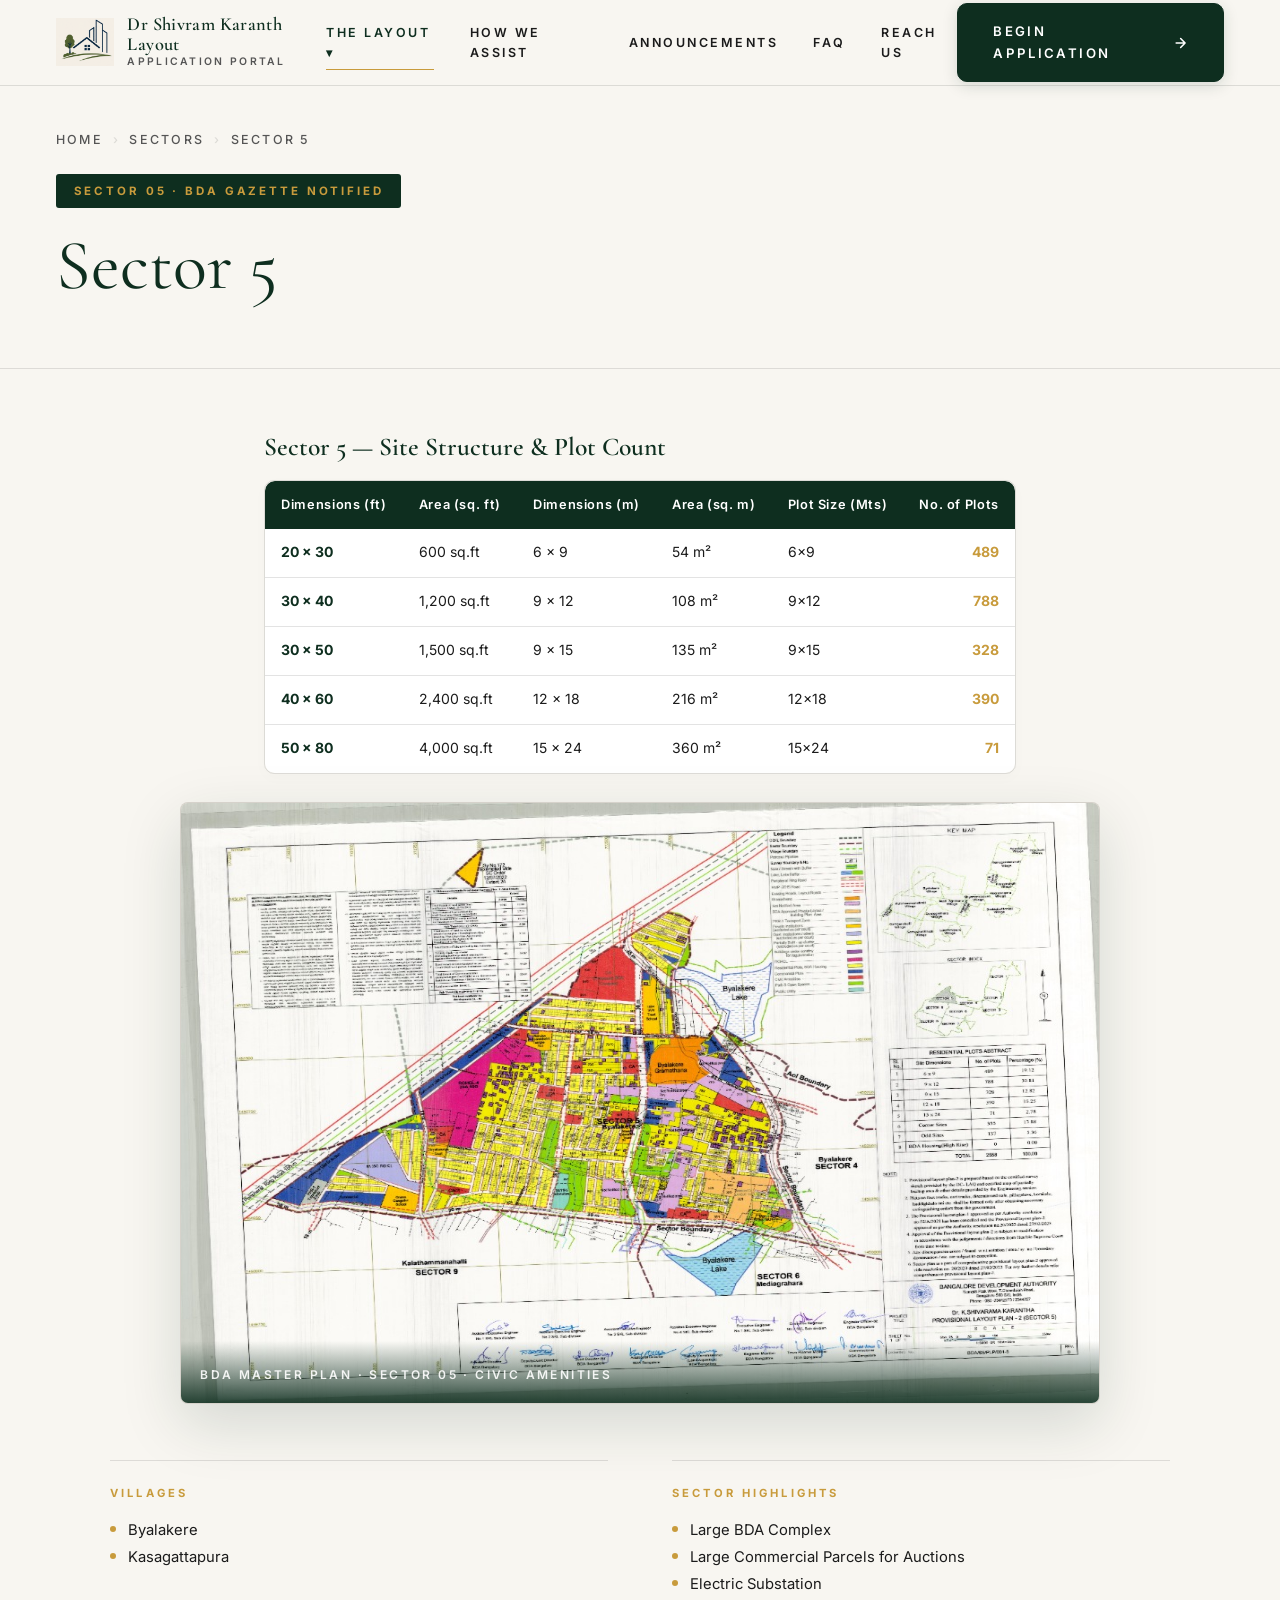
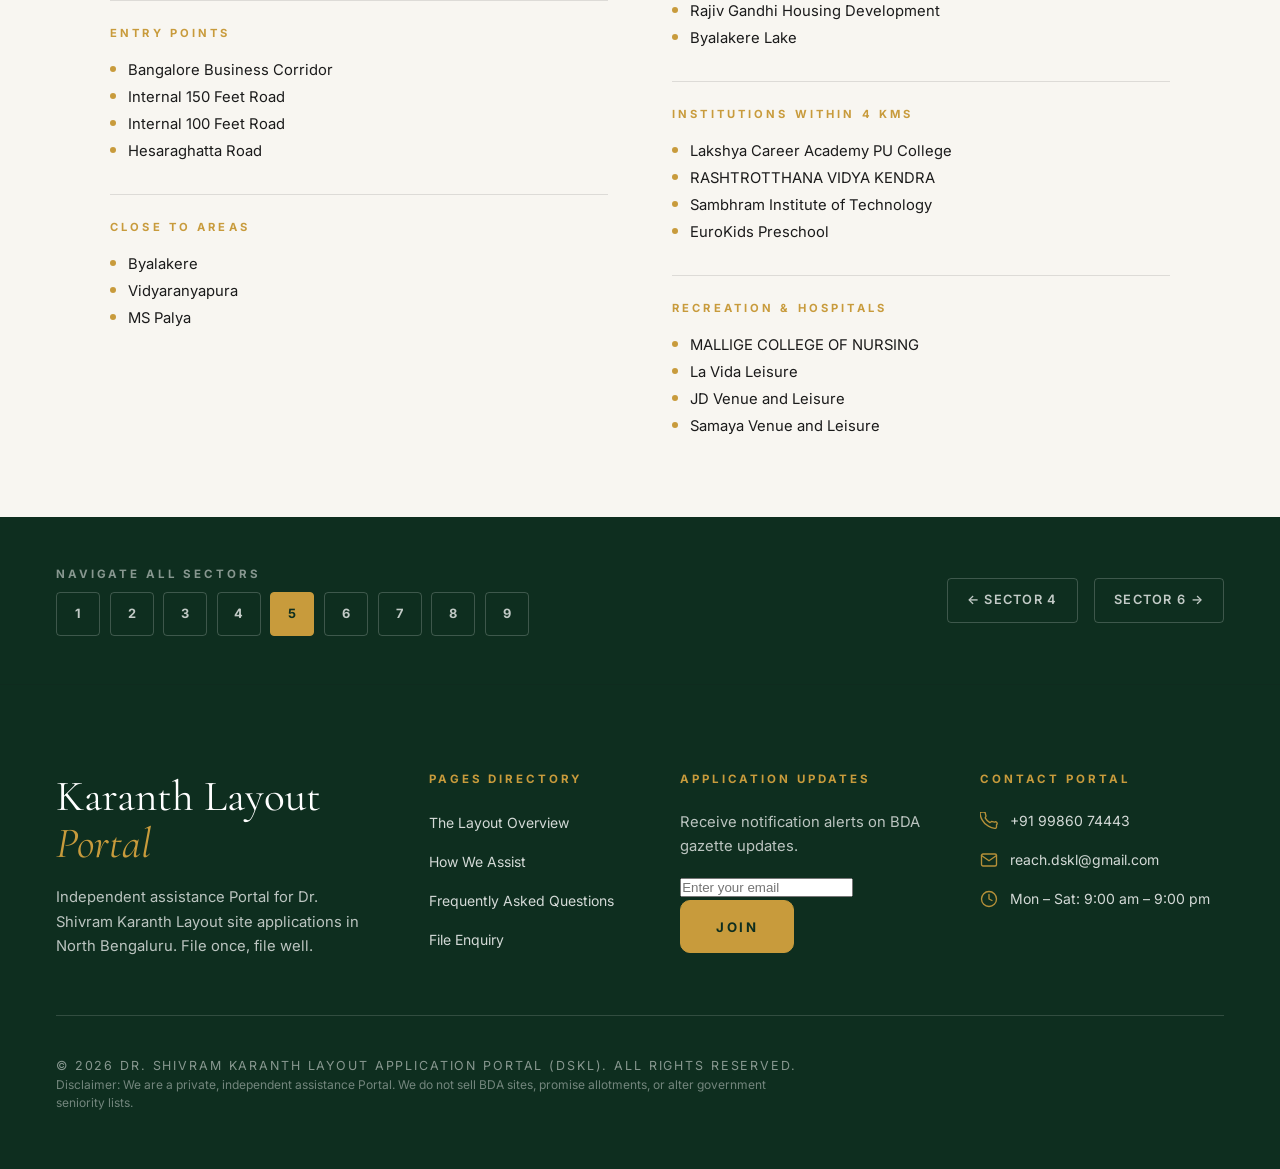
<file: sector5.html>
﻿<!DOCTYPE html>
<html lang="en-IN">
<head>
  <meta charset="UTF-8">
  <meta name="viewport" content="width=device-width, initial-scale=1.0">
  <title>Sector 5 — Dr. Shivram Karanth Layout | BDA Sites in Kogilu Cross</title>
  <meta name="description" content="Complete guide to Sector 5 of Dr. Shivram Karanth Layout — Civic Amenities Zone — near Thanisandra Main Road and Manyata Tech Park. Villages, entry points, institutions, plot sizes (20x30 to 50x80 ft), and site count.">
  <link rel="canonical" href="https://drshivramkaranthlayout.com/sector5.html">
  <link rel="preconnect" href="https://fonts.googleapis.com">
  <link rel="preconnect" href="https://fonts.gstatic.com" crossorigin>
  <link rel="dns-prefetch" href="https://fonts.googleapis.com">
  <link rel="manifest" href="manifest.json">
  <meta name="theme-color" content="#0E2E1F">
  <meta name="robots" content="index, follow, max-snippet:-1, max-image-preview:large, max-video-preview:-1">
  <meta name="author" content="Dr. Shivram Karanth Layout Application Portal">
  <meta name="geo.region" content="IN-KA">
  <meta name="geo.placename" content="Bengaluru, Karnataka">
  <!-- Open Graph -->
  <meta property="og:type" content="article">
  <meta property="og:site_name" content="Dr. Shivram Karanth Layout Application Portal">
  <meta property="og:title" content="Sector 5 — Dr. Shivram Karanth Layout | BDA Sites in Kogilu Cross">
  <meta property="og:description" content="Complete guide to Sector 5 of Dr. Shivram Karanth Layout — Civic Amenities Zone — near Thanisandra Main Road and Manyata Tech Park. Villages, entry points, institutions, plot sizes (20x30 to 50x80 ft), and site count.">
  <meta property="og:url" content="https://drshivramkaranthlayout.com/sector5.html">
  <meta property="og:image" content="https://drshivramkaranthlayout.com/assets/images/sector5_map.jpg">
  <meta property="og:locale" content="en_IN">
  <!-- Twitter Card -->
  <meta name="twitter:card" content="summary_large_image">
  <meta name="twitter:title" content="Sector 5 — Dr. Shivram Karanth Layout | BDA Sites in Kogilu Cross">
  <meta name="twitter:description" content="Complete guide to Sector 5 of Dr. Shivram Karanth Layout — Civic Amenities Zone — near Thanisandra Main Road and Manyata Tech Park. Villages, entry points, institutions, plot sizes (20x30 to 50x80 ft), and site count.">
  <meta name="twitter:image" content="https://drshivramkaranthlayout.com/assets/images/sector5_map.jpg">
  <!-- Favicon -->
  <link rel="icon" type="image/png" href="assets/images/favicon.png">
  <link rel="apple-touch-icon" href="assets/images/favicon.png">
  <link rel="preload" href="assets/images/sector5_map.jpg" as="image" fetchpriority="high">
  <link rel="stylesheet" href="styles.css">
  <link rel="icon" type="image/png" href="assets/images/favicon.png">
</head>
<body>
  <header class="site-header">
    <div class="container nav-container">
      <a href="index.html" class="brand-logo">
        <img src="assets/images/navbar_logo.png" alt="Dr. Shivram Karanth Layout Logo" class="brand-logo-img">
        <div class="brand-text">
          <span class="brand-title">Dr Shivram Karanth Layout</span>
          <span class="brand-subtitle">APPLICATION Portal</span>
        </div>
      </a>
      <ul class="nav-menu">
        <li class="nav-item-dropdown">
          <a class="nav-link active" style="color: var(--primary-green);">The Layout ▾</a>
          <ul class="dropdown-menu">
            <li class="dropdown-header">Select Layout Sector</li>
            <li><a href="sector1.html" class="dropdown-link"><span>Sector 1 </span> <span class="sector-code">01</span></a></li>
            <li><a href="sector2.html" class="dropdown-link"><span>Sector 2 </span> <span class="sector-code">02</span></a></li>
            <li><a href="sector3.html" class="dropdown-link"><span>Sector 3 </span> <span class="sector-code">03</span></a></li>
            <li><a href="sector4.html" class="dropdown-link"><span>Sector 4 </span> <span class="sector-code">04</span></a></li>
            <li><a href="sector5.html" class="dropdown-link"><span>Sector 5 </span> <span class="sector-code">05</span></a></li>
            <li><a href="sector6.html" class="dropdown-link"><span>Sector 6 </span> <span class="sector-code">06</span></a></li>
            <li><a href="sector7.html" class="dropdown-link"><span>Sector 7 </span> <span class="sector-code">07</span></a></li>
            <li><a href="sector8.html" class="dropdown-link"><span>Sector 8 </span> <span class="sector-code">08</span></a></li>
            <li><a href="sector9.html" class="dropdown-link"><span>Sector 9 </span> <span class="sector-code">09</span></a></li>
          </ul>
        </li>
        <li><a href="procedure.html" class="nav-link">How we Assist</a></li>
        <li><a href="about.html" class="nav-link">Announcements</a></li>
        <li><a href="faq.html" class="nav-link">FAQ</a></li>
        <li><a href="contact.html" class="nav-link">Reach us</a></li>
      </ul>
      <a href="contact.html" class="btn btn-primary">Begin Application <svg width="16" height="16" viewBox="0 0 24 24" fill="none" stroke="currentColor" stroke-width="2.5" stroke-linecap="round" stroke-linejoin="round"><path d="M5 12h14M12 5l7 7-7 7"/></svg></a>
      <button class="mobile-toggle" id="mobileToggle" aria-label="Toggle navigation menu"><span></span><span></span><span></span></button>
    </div>
  </header>

  <div class="mobile-nav-drawer" id="mobileNavDrawer">
    <a href="index.html" class="nav-link">The Layout Overview</a>
    <div class="mobile-sectors-accordion"><div class="mobile-sectors-title">Select Sector (1 – 9)</div><div class="mobile-sectors-grid"><a href="sector1.html" class="mobile-sector-btn">Sec 1</a><a href="sector2.html" class="mobile-sector-btn">Sec 2</a><a href="sector3.html" class="mobile-sector-btn">Sec 3</a><a href="sector4.html" class="mobile-sector-btn">Sec 4</a><a href="sector5.html" class="mobile-sector-btn">Sec 5</a><a href="sector6.html" class="mobile-sector-btn">Sec 6</a><a href="sector7.html" class="mobile-sector-btn">Sec 7</a><a href="sector8.html" class="mobile-sector-btn">Sec 8</a><a href="sector9.html" class="mobile-sector-btn">Sec 9</a></div></div>
    <a href="procedure.html" class="nav-link">How We Assist</a><a href="about.html" class="nav-link">Announcements</a><a href="faq.html" class="nav-link">FAQ</a><a href="contact.html" class="nav-link">Enquiries</a>
  </div>

  <section class="sector-detail-hero">
    <div class="container">
      <nav class="sector-nav-breadcrumb"><a href="index.html">Home</a><span class="sep">›</span><a href="portfolio.html">Sectors</a><span class="sep">›</span><span>Sector 5</span></nav>
      <div class="sector-badge">Sector 05 · BDA Gazette Notified</div>
      <h1 class="sector-detail-title">Sector 5</h1>
    </div>
  </section>

  <!-- Sector Content -->
  <section class="sector-content-section">
    <div class="container">
      <div class="sector-layout-container">

        <div class="sector-structure-table-wrap">
          <h3 class="sector-structure-table-heading">Sector 5 — Site Structure &amp; Plot Count</h3>
          <div class="cost-table-wrapper" style="margin-top:0;">
            <table class="sector-struct-table">
              <thead>
                <tr>
                  <th>Dimensions (ft)</th>
                  <th>Area (sq. ft)</th>
                  <th>Dimensions (m)</th>
                  <th>Area (sq. m)</th>
                  <th>Plot Size (Mts)</th>
                  <th>No. of Plots</th>
                </tr>
              </thead>
              <tbody>
                <tr><td>20 × 30</td><td>600 sq.ft</td><td>6 × 9</td><td>54 m²</td><td>6×9</td><td>489</td></tr>
                <tr><td>30 × 40</td><td>1,200 sq.ft</td><td>9 × 12</td><td>108 m²</td><td>9×12</td><td>788</td></tr>
                <tr><td>30 × 50</td><td>1,500 sq.ft</td><td>9 × 15</td><td>135 m²</td><td>9×15</td><td>328</td></tr>
                <tr><td>40 × 60</td><td>2,400 sq.ft</td><td>12 × 18</td><td>216 m²</td><td>12×18</td><td>390</td></tr>
                <tr><td>50 × 80</td><td>4,000 sq.ft</td><td>15 × 24</td><td>360 m²</td><td>15×24</td><td>71</td></tr>
              </tbody>
            </table>
          </div>
        </div>

        <!-- Top: Centered Map Image -->
        <div class="sector-map-wrap">
          <img src="assets/images/sector5_map.jpg" alt="Sector 5 Civic Amenities — BDA Master Plan Map" loading="lazy" decoding="async" width="920" height="600">
          <div class="sector-map-caption">BDA Master Plan · Sector 05 · Civic Amenities</div>
        </div>

        <!-- Bottom: 2-Column Info Grid (3 on left, 3 on right) -->
        <div class="sector-info-grid">

          <!-- Left Column (3 Panels) -->
          <div class="sector-info-col">
            <div class="sector-info-panel">
              <div class="sector-panel-label">Villages</div>
              <ul class="sector-bullet-list">
                <li>Byalakere</li>
                <li>Kasagattapura</li>
              </ul>
            </div>

            <div class="sector-info-panel">
              <div class="sector-panel-label">Entry Points</div>
              <ul class="sector-bullet-list">
                <li>Bangalore Business Corridor</li>
                <li>Internal 150 Feet Road</li>
                <li>Internal 100 Feet Road</li>
                <li>Hesaraghatta Road</li>
              </ul>
            </div>

            <div class="sector-info-panel">
              <div class="sector-panel-label">Close to Areas</div>
              <ul class="sector-bullet-list">
                <li>Byalakere</li>
                <li>Vidyaranyapura</li>
                <li>MS Palya</li>
              </ul>
            </div>
          </div>

          <!-- Right Column (3 Panels) -->
          <div class="sector-info-col">
            <div class="sector-info-panel">
              <div class="sector-panel-label">Sector Highlights</div>
              <ul class="sector-bullet-list">
                <li>Large BDA Complex</li>
                <li>Large Commercial Parcels for Auctions</li>
                <li>Electric Substation</li>
                <li>Rajiv Gandhi Housing Development</li>
                <li>Byalakere Lake</li>
              </ul>
            </div>

            <div class="sector-info-panel">
              <div class="sector-panel-label">Institutions within 4 kms</div>
              <ul class="sector-bullet-list">
                <li>Lakshya Career Academy PU College</li>
                <li>RASHTROTTHANA VIDYA KENDRA</li>
                <li>Sambhram Institute of Technology</li>
                <li>EuroKids Preschool</li>
              </ul>
            </div>

            <div class="sector-info-panel">
              <div class="sector-panel-label">Recreation & Hospitals</div>
              <ul class="sector-bullet-list">
                <li>MALLIGE COLLEGE OF NURSING</li>
                <li>La Vida Leisure</li>
                <li>JD Venue and Leisure</li>
                <li>Samaya Venue and Leisure</li>
              </ul>
            </div>
          </div>

      </div>
    </div>
  </section>

  <div class="sector-nav-strip">
    <div class="container">
      <div class="sector-nav-strip-inner">
        <div>
          <div class="sector-nav-strip-label">Navigate All Sectors</div>
          <div class="sector-nav-btns"><a href="sector1.html" class="sector-nav-btn">1</a><a href="sector2.html" class="sector-nav-btn">2</a><a href="sector3.html" class="sector-nav-btn">3</a><a href="sector4.html" class="sector-nav-btn">4</a><a href="sector5.html" class="sector-nav-btn active">5</a><a href="sector6.html" class="sector-nav-btn">6</a><a href="sector7.html" class="sector-nav-btn">7</a><a href="sector8.html" class="sector-nav-btn">8</a><a href="sector9.html" class="sector-nav-btn">9</a></div>
        </div>
        <div class="sector-prev-next"><a href="sector4.html">← Sector 4</a><a href="sector6.html">Sector 6 →</a></div>
      </div>
    </div>
  </div>

  <footer class="site-footer">
    <div class="container">
      <div class="footer-top">
        <div><h3 class="footer-brand-title">Karanth Layout <span>Portal</span></h3><p class="footer-desc">Independent assistance Portal for Dr. Shivram Karanth Layout site applications in North Bengaluru. File once, file well.</p></div>
        <div><h4 class="footer-links-title">Pages Directory</h4><ul class="footer-links"><li><a href="index.html">The Layout Overview</a></li><li><a href="procedure.html">How We Assist</a></li><li><a href="faq.html">Frequently Asked Questions</a></li><li><a href="contact.html">File Enquiry</a></li></ul></div>
        <div><h4 class="footer-links-title">Application Updates</h4><p class="footer-desc" style="margin-bottom: 1rem;">Receive notification alerts on BDA gazette updates.</p><form class="newsletter-form" onsubmit="event.preventDefault(); alert('Subscribed.');"><input type="email" class="newsletter-input" placeholder="Enter your email" required><button type="submit" class="btn btn-gold">Join</button></form></div>
        <div><h4 class="footer-links-title">Contact Portal</h4><ul class="footer-contact-list"><li class="footer-contact-item"><svg class="footer-contact-icon" viewBox="0 0 24 24" fill="none" stroke="currentColor" stroke-width="1.8" stroke-linecap="round" stroke-linejoin="round"><path d="M22 16.92v3a2 2 0 01-2.18 2 19.79 19.79 0 01-8.63-3.07A19.5 19.5 0 013.07 10.8 19.79 19.79 0 01.14 2.22 2 2 0 012.14 0h3a2 2 0 012 1.72c.127.96.361 1.903.7 2.81a2 2 0 01-.45 2.11L6.91 7.91a16 16 0 006.18 6.18l1.28-.78a2 2 0 012.11-.45c.907.339 1.85.573 2.81.7A2 2 0 0122 16.92z"/></svg><a href="tel:+91 99860 74443" class="footer-contact-text">+91 99860 74443</a></li><li class="footer-contact-item"><svg class="footer-contact-icon" viewBox="0 0 24 24" fill="none" stroke="currentColor" stroke-width="1.8" stroke-linecap="round" stroke-linejoin="round"><path d="M4 4h16c1.1 0 2 .9 2 2v12c0 1.1-.9 2-2 2H4c-1.1 0-2-.9-2-2V6c0-1.1.9-2 2-2z"/><polyline points="22,6 12,13 2,6"/></svg><a href="mailto:reach.dskl@gmail.com" class="footer-contact-text">reach.dskl@gmail.com</a></li><li class="footer-contact-item"><svg class="footer-contact-icon" viewBox="0 0 24 24" fill="none" stroke="currentColor" stroke-width="1.8" stroke-linecap="round" stroke-linejoin="round"><circle cx="12" cy="12" r="10"/><polyline points="12 6 12 12 16 14"/></svg><span class="footer-contact-text">Mon – Sat: 9:00 am – 9:00 pm</span></li></ul></div>
      </div>
      <div class="footer-bottom"><div class="footer-copyright">© 2026 Dr. Shivram Karanth Layout Application Portal (DSKL). All rights reserved.</div></div>
      <div class="footer-disclaimer">Disclaimer: We are a private, independent assistance Portal. We do not sell BDA sites, promise allotments, or alter government seniority lists.</div>
    </div>
  </footer>
</body>
</html>
</file>
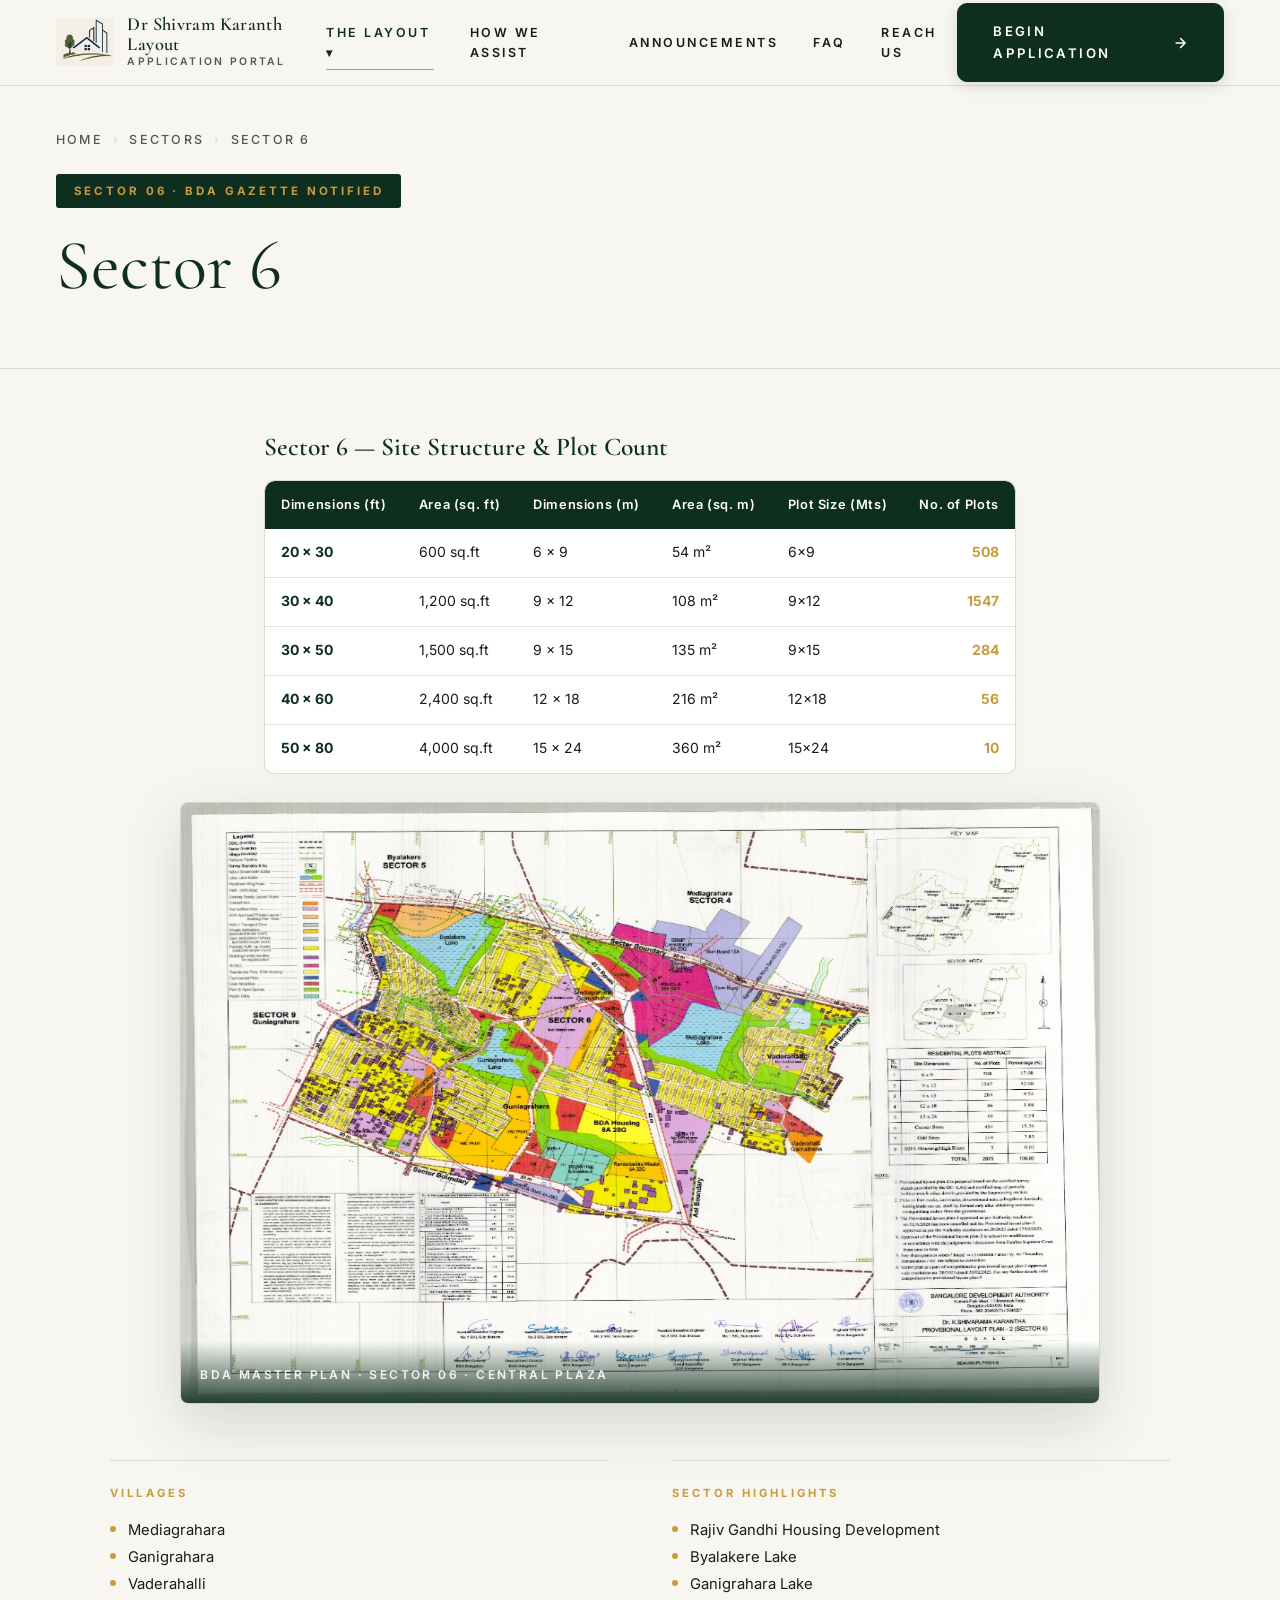
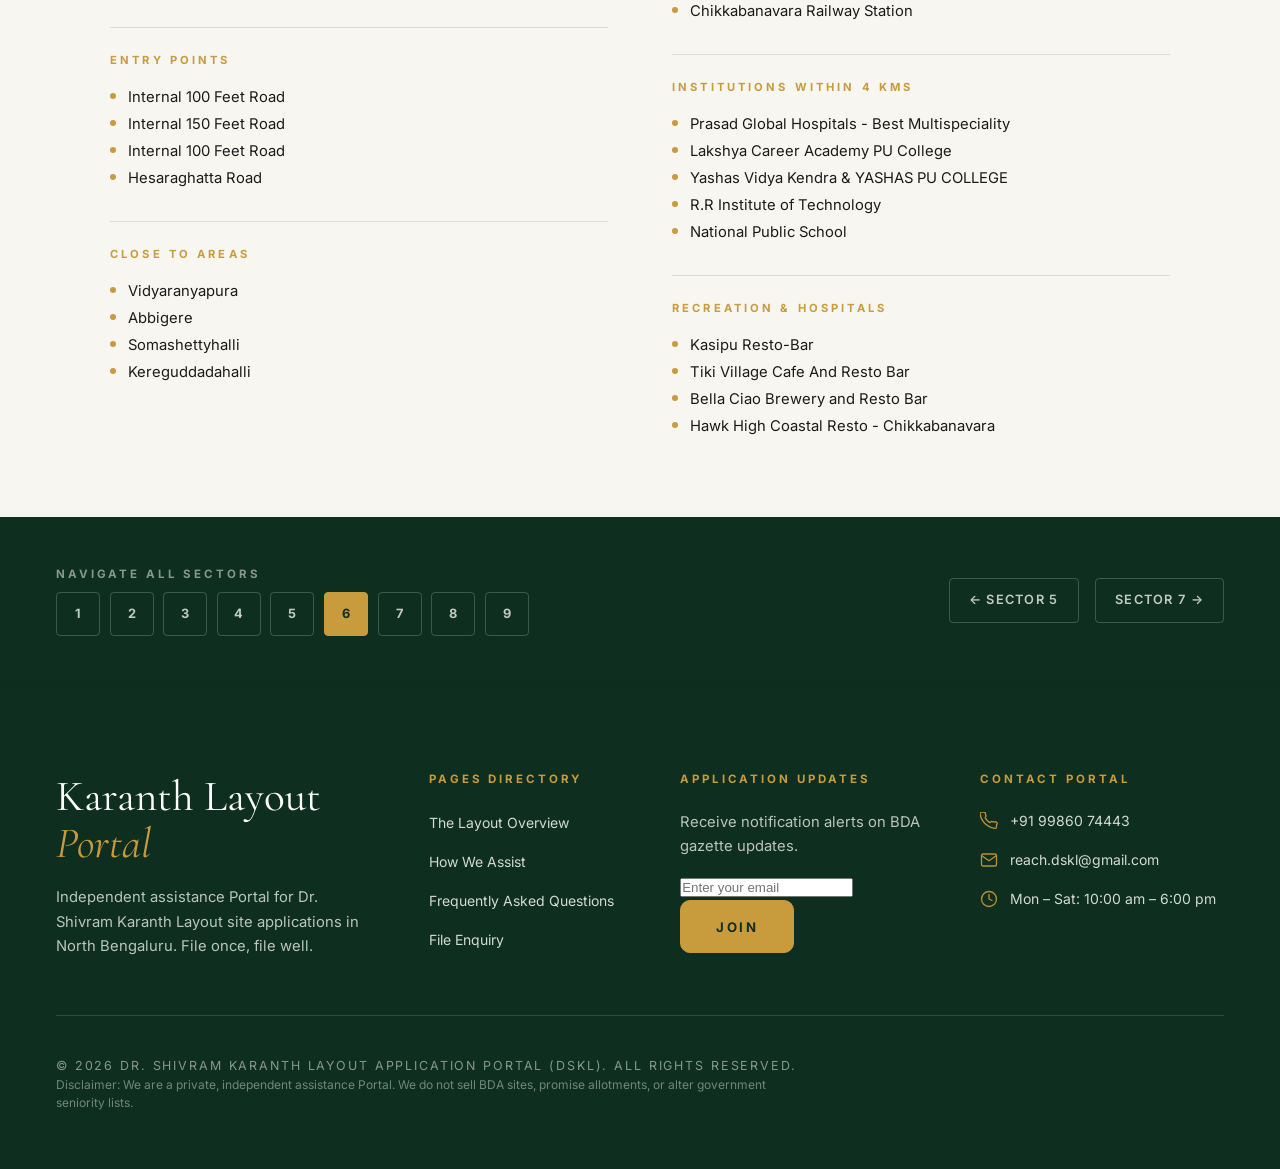
<file: sector6.html>
﻿<!DOCTYPE html>
<html lang="en-IN">
<head>
  <meta charset="UTF-8">
  <meta name="viewport" content="width=device-width, initial-scale=1.0">
  <title>Sector 6 — Dr. Shivram Karanth Layout | BDA Sites in Hebbal</title>
  <meta name="description" content="Complete guide to Sector 6 of Dr. Shivram Karanth Layout — Central Plaza — close to Hebbal flyover, ORR, and Nagawara Lake. Villages, entry points, institutions, plot sizes (20x30 to 50x80 ft), and site count.">
  <link rel="canonical" href="https://drshivramkaranthlayout.com/sector6.html">
  <link rel="preconnect" href="https://fonts.googleapis.com">
  <link rel="preconnect" href="https://fonts.gstatic.com" crossorigin>
  <link rel="dns-prefetch" href="https://fonts.googleapis.com">
  <link rel="manifest" href="manifest.json">
  <meta name="theme-color" content="#0E2E1F">
  <meta name="robots" content="index, follow, max-snippet:-1, max-image-preview:large, max-video-preview:-1">
  <meta name="author" content="Dr. Shivram Karanth Layout Application Portal">
  <meta name="geo.region" content="IN-KA">
  <meta name="geo.placename" content="Bengaluru, Karnataka">
  <!-- Open Graph -->
  <meta property="og:type" content="article">
  <meta property="og:site_name" content="Dr. Shivram Karanth Layout Application Portal">
  <meta property="og:title" content="Sector 6 — Dr. Shivram Karanth Layout | BDA Sites in Hebbal">
  <meta property="og:description" content="Complete guide to Sector 6 of Dr. Shivram Karanth Layout — Central Plaza — close to Hebbal flyover, ORR, and Nagawara Lake. Villages, entry points, institutions, plot sizes (20x30 to 50x80 ft), and site count.">
  <meta property="og:url" content="https://drshivramkaranthlayout.com/sector6.html">
  <meta property="og:image" content="https://drshivramkaranthlayout.com/assets/images/sector6_map.jpg">
  <meta property="og:locale" content="en_IN">
  <!-- Twitter Card -->
  <meta name="twitter:card" content="summary_large_image">
  <meta name="twitter:title" content="Sector 6 — Dr. Shivram Karanth Layout | BDA Sites in Hebbal">
  <meta name="twitter:description" content="Complete guide to Sector 6 of Dr. Shivram Karanth Layout — Central Plaza — close to Hebbal flyover, ORR, and Nagawara Lake. Villages, entry points, institutions, plot sizes (20x30 to 50x80 ft), and site count.">
  <meta name="twitter:image" content="https://drshivramkaranthlayout.com/assets/images/sector6_map.jpg">
  <!-- Favicon -->
  <link rel="icon" type="image/png" href="assets/images/favicon.png">
  <link rel="apple-touch-icon" href="assets/images/favicon.png">
  <link rel="preload" href="assets/images/sector6_map.jpg" as="image" fetchpriority="high">
  <link rel="stylesheet" href="styles.css">
  <link rel="icon" type="image/png" href="assets/images/favicon.png">
</head>
<body>
  <header class="site-header">
    <div class="container nav-container">
      <a href="index.html" class="brand-logo">
        <img src="assets/images/navbar_logo.png" alt="Dr. Shivram Karanth Layout Logo" class="brand-logo-img">
        <div class="brand-text">
          <span class="brand-title">Dr Shivram Karanth Layout</span>
          <span class="brand-subtitle">APPLICATION Portal</span>
        </div>
      </a>
      <ul class="nav-menu">
        <li class="nav-item-dropdown">
          <a class="nav-link active" style="color: var(--primary-green);">The Layout ▾</a>
          <ul class="dropdown-menu">
            <li class="dropdown-header">Select Layout Sector</li>
            <li><a href="sector1.html" class="dropdown-link"><span>Sector 1 </span> <span class="sector-code">01</span></a></li>
            <li><a href="sector2.html" class="dropdown-link"><span>Sector 2 </span> <span class="sector-code">02</span></a></li>
            <li><a href="sector3.html" class="dropdown-link"><span>Sector 3 </span> <span class="sector-code">03</span></a></li>
            <li><a href="sector4.html" class="dropdown-link"><span>Sector 4 </span> <span class="sector-code">04</span></a></li>
            <li><a href="sector5.html" class="dropdown-link"><span>Sector 5 </span> <span class="sector-code">05</span></a></li>
            <li><a href="sector6.html" class="dropdown-link"><span>Sector 6 </span> <span class="sector-code">06</span></a></li>
            <li><a href="sector7.html" class="dropdown-link"><span>Sector 7 </span> <span class="sector-code">07</span></a></li>
            <li><a href="sector8.html" class="dropdown-link"><span>Sector 8 </span> <span class="sector-code">08</span></a></li>
            <li><a href="sector9.html" class="dropdown-link"><span>Sector 9 </span> <span class="sector-code">09</span></a></li>
          </ul>
        </li>
        <li><a href="procedure.html" class="nav-link">How we Assist</a></li>
        <li><a href="about.html" class="nav-link">Announcements</a></li>
        <li><a href="faq.html" class="nav-link">FAQ</a></li>
        <li><a href="contact.html" class="nav-link">Reach us</a></li>
      </ul>
      <a href="contact.html" class="btn btn-primary">Begin Application <svg width="16" height="16" viewBox="0 0 24 24" fill="none" stroke="currentColor" stroke-width="2.5" stroke-linecap="round" stroke-linejoin="round"><path d="M5 12h14M12 5l7 7-7 7"/></svg></a>
      <button class="mobile-toggle" id="mobileToggle" aria-label="Toggle navigation menu"><span></span><span></span><span></span></button>
    </div>
  </header>

  <div class="mobile-nav-drawer" id="mobileNavDrawer">
    <a href="index.html" class="nav-link">The Layout Overview</a>
    <div class="mobile-sectors-accordion"><div class="mobile-sectors-title">Select Sector (1 – 9)</div><div class="mobile-sectors-grid"><a href="sector1.html" class="mobile-sector-btn">Sec 1</a><a href="sector2.html" class="mobile-sector-btn">Sec 2</a><a href="sector3.html" class="mobile-sector-btn">Sec 3</a><a href="sector4.html" class="mobile-sector-btn">Sec 4</a><a href="sector5.html" class="mobile-sector-btn">Sec 5</a><a href="sector6.html" class="mobile-sector-btn">Sec 6</a><a href="sector7.html" class="mobile-sector-btn">Sec 7</a><a href="sector8.html" class="mobile-sector-btn">Sec 8</a><a href="sector9.html" class="mobile-sector-btn">Sec 9</a></div></div>
    <a href="procedure.html" class="nav-link">How We Assist</a><a href="about.html" class="nav-link">Announcements</a><a href="faq.html" class="nav-link">FAQ</a><a href="contact.html" class="nav-link">Enquiries</a>
  </div>

  <section class="sector-detail-hero">
    <div class="container">
      <nav class="sector-nav-breadcrumb"><a href="index.html">Home</a><span class="sep">›</span><a href="portfolio.html">Sectors</a><span class="sep">›</span><span>Sector 6</span></nav>
      <div class="sector-badge">Sector 06 · BDA Gazette Notified</div>
      <h1 class="sector-detail-title">Sector 6</h1>
    </div>
  </section>

  <!-- Sector Content -->
  <section class="sector-content-section">
    <div class="container">
      <div class="sector-layout-container">

         <div class="sector-structure-table-wrap">
          <h3 class="sector-structure-table-heading">Sector 6 — Site Structure &amp; Plot Count</h3>
          <div class="cost-table-wrapper" style="margin-top:0;">
            <table class="sector-struct-table">
              <thead>
                <tr>
                  <th>Dimensions (ft)</th>
                  <th>Area (sq. ft)</th>
                  <th>Dimensions (m)</th>
                  <th>Area (sq. m)</th>
                  <th>Plot Size (Mts)</th>
                  <th>No. of Plots</th>
                </tr>
              </thead>
              <tbody>
                <tr><td>20 × 30</td><td>600 sq.ft</td><td>6 × 9</td><td>54 m²</td><td>6×9</td><td>508</td></tr>
                <tr><td>30 × 40</td><td>1,200 sq.ft</td><td>9 × 12</td><td>108 m²</td><td>9×12</td><td>1547</td></tr>
                <tr><td>30 × 50</td><td>1,500 sq.ft</td><td>9 × 15</td><td>135 m²</td><td>9×15</td><td>284</td></tr>
                <tr><td>40 × 60</td><td>2,400 sq.ft</td><td>12 × 18</td><td>216 m²</td><td>12×18</td><td>56</td></tr>
                <tr><td>50 × 80</td><td>4,000 sq.ft</td><td>15 × 24</td><td>360 m²</td><td>15×24</td><td>10</td></tr>
              </tbody>
            </table>
          </div>
        </div>

        <!-- Top: Centered Map Image -->
        <div class="sector-map-wrap">
          <img src="assets/images/sector6_map.jpg" alt="Sector 6 Central Plaza — BDA Master Plan Map" loading="lazy" decoding="async" width="920" height="600">
          <div class="sector-map-caption">BDA Master Plan · Sector 06 · Central Plaza</div>
        </div>

        <!-- Bottom: 2-Column Info Grid (3 on left, 3 on right) -->
        <div class="sector-info-grid">

          <!-- Left Column (3 Panels) -->
          <div class="sector-info-col">
            <div class="sector-info-panel">
              <div class="sector-panel-label">Villages</div>
              <ul class="sector-bullet-list">
                <li>Mediagrahara</li>
                <li>Ganigrahara</li>
                <li>Vaderahalli</li>
              </ul>
            </div>

            <div class="sector-info-panel">
              <div class="sector-panel-label">Entry Points</div>
              <ul class="sector-bullet-list">
                <li>Internal 100 Feet Road</li>
                <li>Internal 150 Feet Road</li>
                <li>Internal 100 Feet Road</li>
                <li>Hesaraghatta Road</li>
              </ul>
            </div>

            <div class="sector-info-panel">
              <div class="sector-panel-label">Close to Areas</div>
              <ul class="sector-bullet-list">
                <li>Vidyaranyapura</li>
                <li>Abbigere</li>
                <li>Somashettyhalli</li>
                <li>Kereguddadahalli</li>
              </ul>
            </div>
          </div>

          <!-- Right Column (3 Panels) -->
          <div class="sector-info-col">
            <div class="sector-info-panel">
              <div class="sector-panel-label">Sector Highlights</div>
              <ul class="sector-bullet-list">
                <li>Rajiv Gandhi Housing Development</li>
                <li>Byalakere Lake</li>
                <li>Ganigrahara Lake</li>
                <li>Chikkabanavara Railway Station</li>
              </ul>
            </div>

            <div class="sector-info-panel">
              <div class="sector-panel-label">Institutions within 4 kms</div>
              <ul class="sector-bullet-list">
                <li>Prasad Global Hospitals - Best Multispeciality</li>
                <li>Lakshya Career Academy PU College</li>
                <li>Yashas Vidya Kendra & YASHAS PU COLLEGE</li>
                <li>R.R Institute of Technology</li>
                <li>National Public School</li>
              </ul>
            </div>

            <div class="sector-info-panel">
              <div class="sector-panel-label">Recreation & Hospitals</div>
              <ul class="sector-bullet-list">
                <li>Kasipu Resto-Bar</li>
                <li>Tiki Village Cafe And Resto Bar</li>
                <li>Bella Ciao Brewery and Resto Bar</li>
                <li>Hawk High Coastal Resto - Chikkabanavara</li>
              </ul>
            </div>
          </div>

      </div>
    </div>
  </section>

  <div class="sector-nav-strip">
    <div class="container">
      <div class="sector-nav-strip-inner">
        <div>
          <div class="sector-nav-strip-label">Navigate All Sectors</div>
          <div class="sector-nav-btns"><a href="sector1.html" class="sector-nav-btn">1</a><a href="sector2.html" class="sector-nav-btn">2</a><a href="sector3.html" class="sector-nav-btn">3</a><a href="sector4.html" class="sector-nav-btn">4</a><a href="sector5.html" class="sector-nav-btn">5</a><a href="sector6.html" class="sector-nav-btn active">6</a><a href="sector7.html" class="sector-nav-btn">7</a><a href="sector8.html" class="sector-nav-btn">8</a><a href="sector9.html" class="sector-nav-btn">9</a></div>
        </div>
        <div class="sector-prev-next"><a href="sector5.html">← Sector 5</a><a href="sector7.html">Sector 7 →</a></div>
      </div>
    </div>
  </div>

  <footer class="site-footer">
    <div class="container">
      <div class="footer-top">
        <div><h3 class="footer-brand-title">Karanth Layout <span>Portal</span></h3><p class="footer-desc">Independent assistance Portal for Dr. Shivram Karanth Layout site applications in North Bengaluru. File once, file well.</p></div>
        <div><h4 class="footer-links-title">Pages Directory</h4><ul class="footer-links"><li><a href="index.html">The Layout Overview</a></li><li><a href="procedure.html">How We Assist</a></li><li><a href="faq.html">Frequently Asked Questions</a></li><li><a href="contact.html">File Enquiry</a></li></ul></div>
        <div><h4 class="footer-links-title">Application Updates</h4><p class="footer-desc" style="margin-bottom: 1rem;">Receive notification alerts on BDA gazette updates.</p><form class="newsletter-form" onsubmit="event.preventDefault(); alert('Subscribed.');"><input type="email" class="newsletter-input" placeholder="Enter your email" required><button type="submit" class="btn btn-gold">Join</button></form></div>
        <div><h4 class="footer-links-title">Contact Portal</h4><ul class="footer-contact-list"><li class="footer-contact-item"><svg class="footer-contact-icon" viewBox="0 0 24 24" fill="none" stroke="currentColor" stroke-width="1.8" stroke-linecap="round" stroke-linejoin="round"><path d="M22 16.92v3a2 2 0 01-2.18 2 19.79 19.79 0 01-8.63-3.07A19.5 19.5 0 013.07 10.8 19.79 19.79 0 01.14 2.22 2 2 0 012.14 0h3a2 2 0 012 1.72c.127.96.361 1.903.7 2.81a2 2 0 01-.45 2.11L6.91 7.91a16 16 0 006.18 6.18l1.28-.78a2 2 0 012.11-.45c.907.339 1.85.573 2.81.7A2 2 0 0122 16.92z"/></svg><a href="tel:+91 99860 74443" class="footer-contact-text">+91 99860 74443</a></li><li class="footer-contact-item"><svg class="footer-contact-icon" viewBox="0 0 24 24" fill="none" stroke="currentColor" stroke-width="1.8" stroke-linecap="round" stroke-linejoin="round"><path d="M4 4h16c1.1 0 2 .9 2 2v12c0 1.1-.9 2-2 2H4c-1.1 0-2-.9-2-2V6c0-1.1.9-2 2-2z"/><polyline points="22,6 12,13 2,6"/></svg><a href="mailto:reach.dskl@gmail.com" class="footer-contact-text">reach.dskl@gmail.com</a></li><li class="footer-contact-item"><svg class="footer-contact-icon" viewBox="0 0 24 24" fill="none" stroke="currentColor" stroke-width="1.8" stroke-linecap="round" stroke-linejoin="round"><circle cx="12" cy="12" r="10"/><polyline points="12 6 12 12 16 14"/></svg><span class="footer-contact-text">Mon – Sat: 10:00 am – 6:00 pm</span></li></ul></div>
      </div>
      <div class="footer-bottom"><div class="footer-copyright">© 2026 Dr. Shivram Karanth Layout Application Portal (DSKL). All rights reserved.</div></div>
      <div class="footer-disclaimer">Disclaimer: We are a private, independent assistance Portal. We do not sell BDA sites, promise allotments, or alter government seniority lists.</div>
    </div>
  </footer>
</body>
</html>
</file>
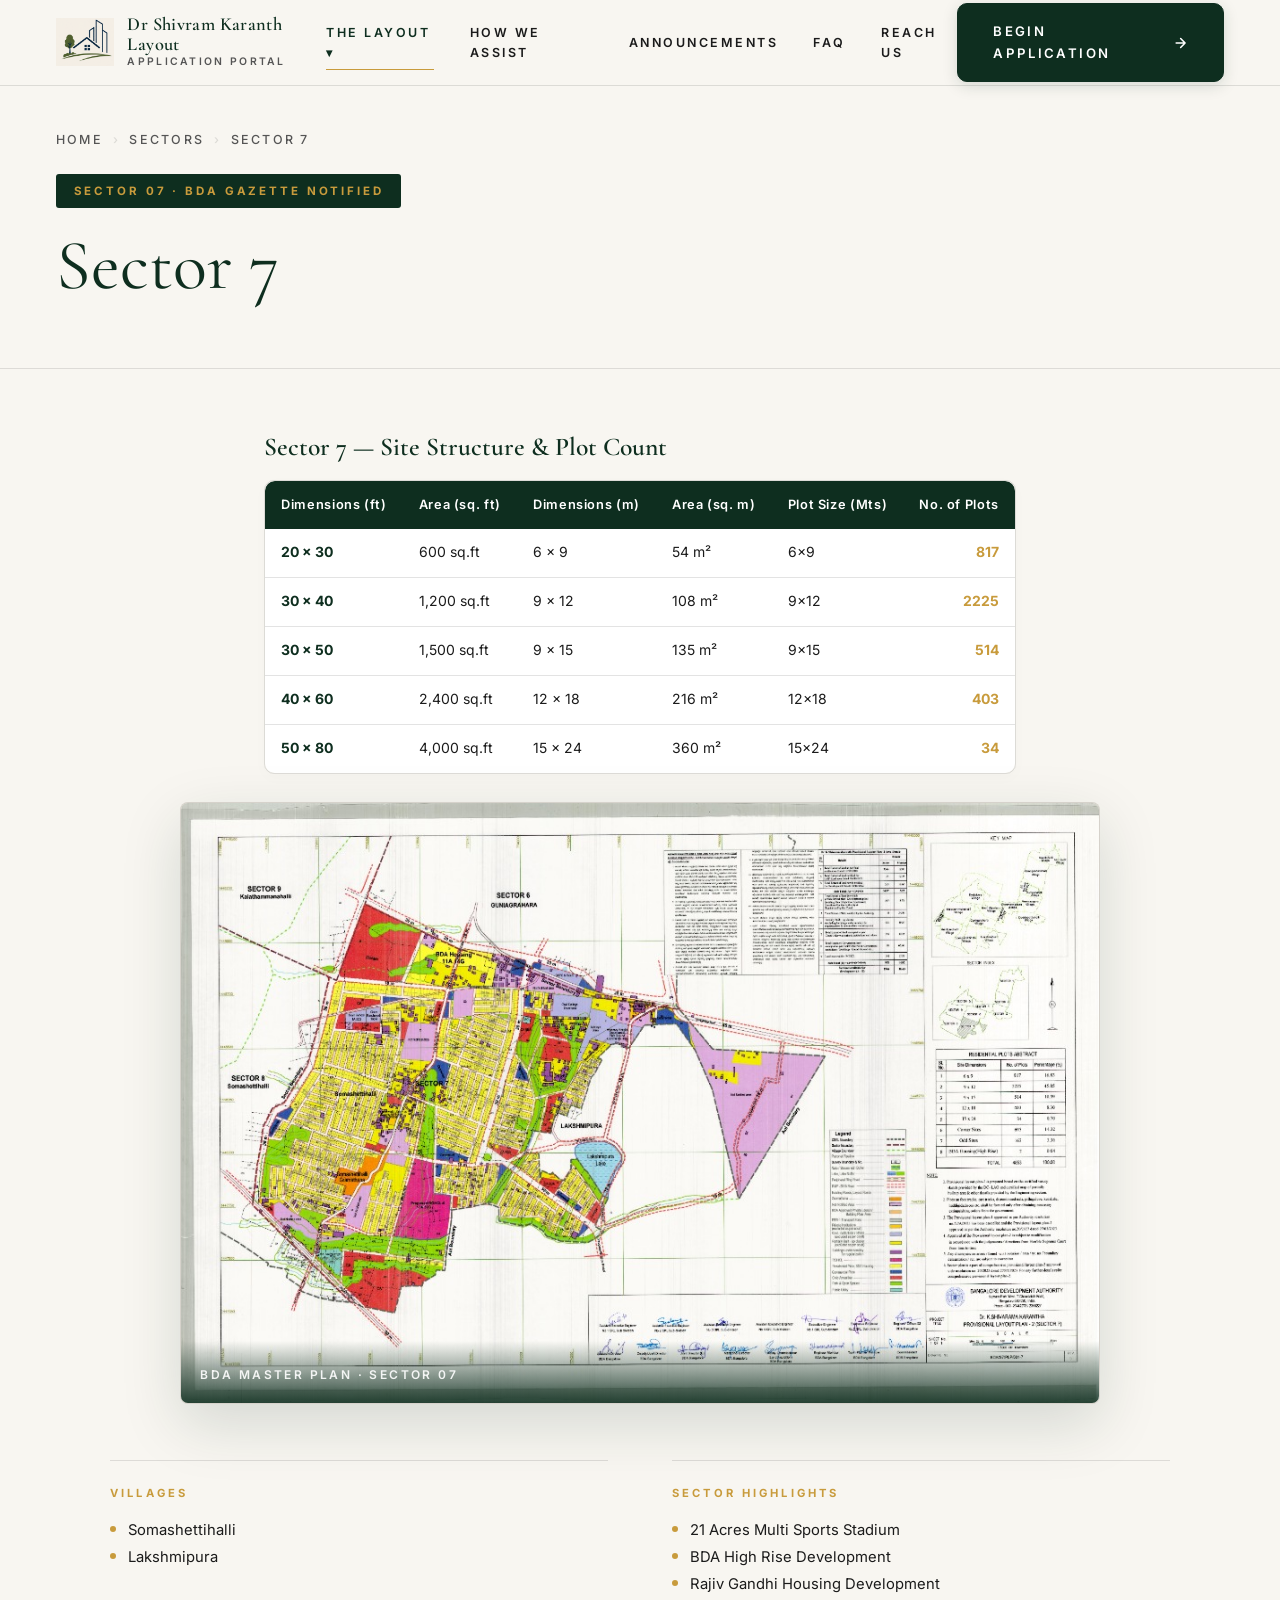
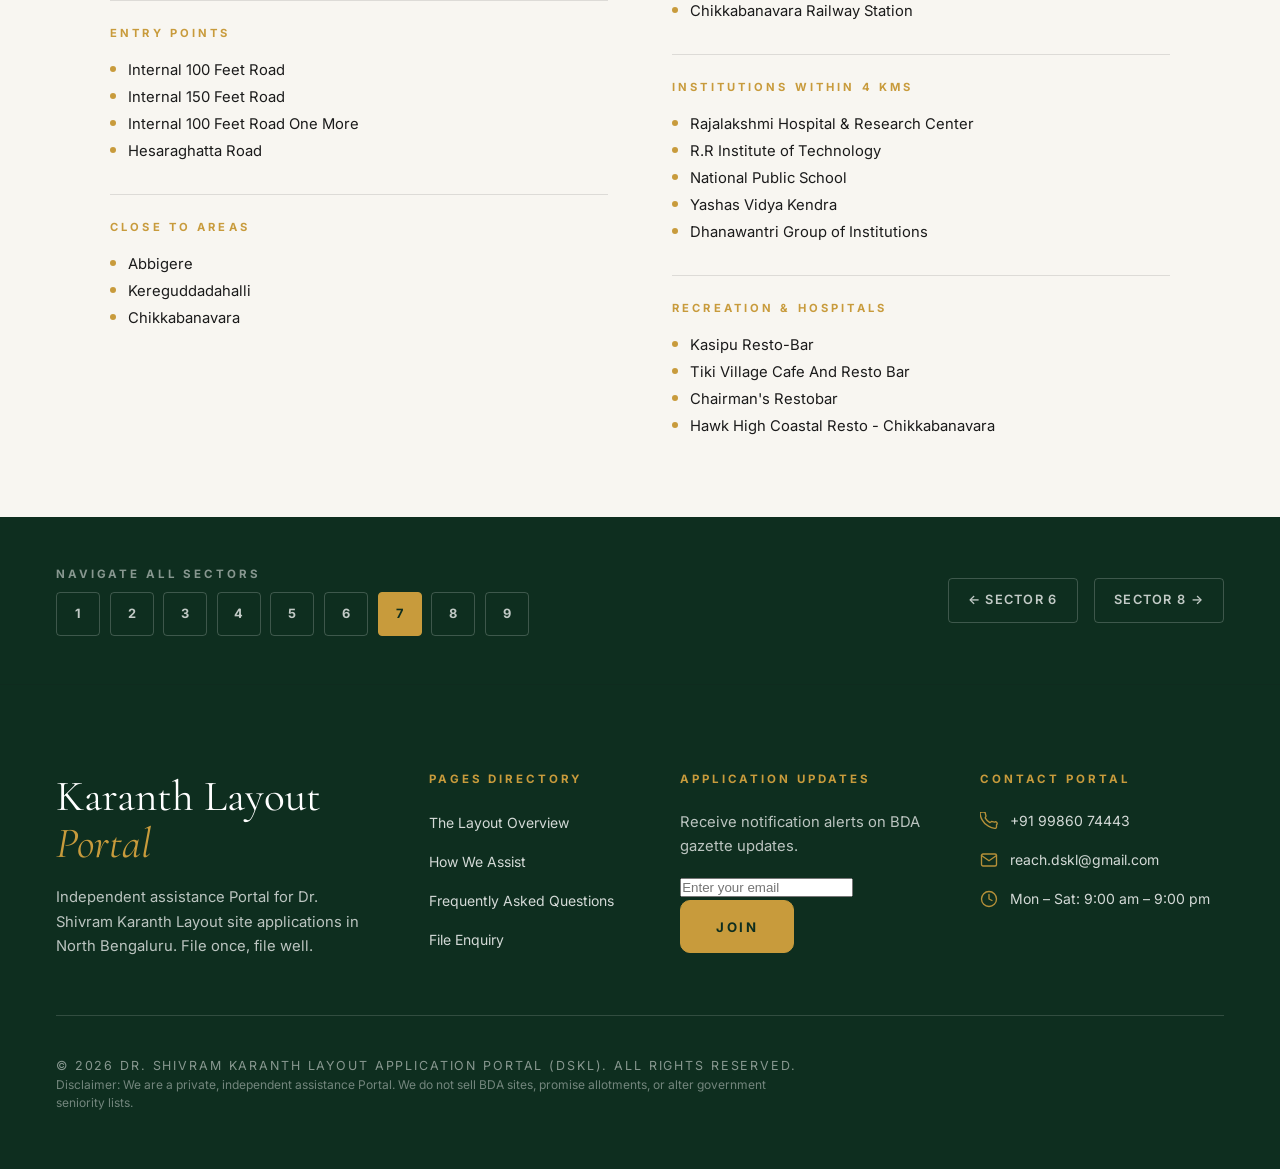
<file: sector7.html>
﻿<!DOCTYPE html>
<html lang="en-IN">
<head>
  <meta charset="UTF-8">
  <meta name="viewport" content="width=device-width, initial-scale=1.0">
  <title>Sector 7 — Dr. Shivram Karanth Layout | BDA Sites in Jakkur</title>
  <meta name="description" content="Complete guide to Sector 7 of Dr. Shivram Karanth Layout — Villa Estates — near Jakkur Flying Club, Sahakar Nagar and RMV Extension. Villages, entry points, institutions, plot sizes (20x30 to 50x80 ft), and site count.">
  <link rel="canonical" href="https://drshivramkaranthlayout.com/sector7.html">
  <link rel="preconnect" href="https://fonts.googleapis.com">
  <link rel="preconnect" href="https://fonts.gstatic.com" crossorigin>
  <link rel="dns-prefetch" href="https://fonts.googleapis.com">
  <link rel="manifest" href="manifest.json">
  <meta name="theme-color" content="#0E2E1F">
  <meta name="robots" content="index, follow, max-snippet:-1, max-image-preview:large, max-video-preview:-1">
  <meta name="author" content="Dr. Shivram Karanth Layout Application Portal">
  <meta name="geo.region" content="IN-KA">
  <meta name="geo.placename" content="Bengaluru, Karnataka">
  <!-- Open Graph -->
  <meta property="og:type" content="article">
  <meta property="og:site_name" content="Dr. Shivram Karanth Layout Application Portal">
  <meta property="og:title" content="Sector 7 — Dr. Shivram Karanth Layout | BDA Sites in Jakkur">
  <meta property="og:description" content="Complete guide to Sector 7 of Dr. Shivram Karanth Layout — Villa Estates — near Jakkur Flying Club, Sahakar Nagar and RMV Extension. Villages, entry points, institutions, plot sizes (20x30 to 50x80 ft), and site count.">
  <meta property="og:url" content="https://drshivramkaranthlayout.com/sector7.html">
  <meta property="og:image" content="https://drshivramkaranthlayout.com/assets/images/sector7_map.jpg">
  <meta property="og:locale" content="en_IN">
  <!-- Twitter Card -->
  <meta name="twitter:card" content="summary_large_image">
  <meta name="twitter:title" content="Sector 7 — Dr. Shivram Karanth Layout | BDA Sites in Jakkur">
  <meta name="twitter:description" content="Complete guide to Sector 7 of Dr. Shivram Karanth Layout — Villa Estates — near Jakkur Flying Club, Sahakar Nagar and RMV Extension. Villages, entry points, institutions, plot sizes (20x30 to 50x80 ft), and site count.">
  <meta name="twitter:image" content="https://drshivramkaranthlayout.com/assets/images/sector7_map.jpg">
  <!-- Favicon -->
  <link rel="icon" type="image/png" href="assets/images/favicon.png">
  <link rel="apple-touch-icon" href="assets/images/favicon.png">
  <link rel="preload" href="assets/images/sector7_map.jpg" as="image" fetchpriority="high">
  <link rel="stylesheet" href="styles.css">
  <link rel="icon" type="image/png" href="assets/images/favicon.png">
</head>
<body>
  <header class="site-header">
    <div class="container nav-container">
      <a href="index.html" class="brand-logo">
        <img src="assets/images/navbar_logo.png" alt="Dr. Shivram Karanth Layout Logo" class="brand-logo-img">
        <div class="brand-text">
          <span class="brand-title">Dr Shivram Karanth Layout</span>
          <span class="brand-subtitle">APPLICATION Portal</span>
        </div>
      </a>
      <ul class="nav-menu">
        <li class="nav-item-dropdown">
          <a class="nav-link active" style="color: var(--primary-green);">The Layout ▾</a>
          <ul class="dropdown-menu">
            <li class="dropdown-header">Select Layout Sector</li>
            <li><a href="sector1.html" class="dropdown-link"><span>Sector 1 </span> <span class="sector-code">01</span></a></li>
            <li><a href="sector2.html" class="dropdown-link"><span>Sector 2 </span> <span class="sector-code">02</span></a></li>
            <li><a href="sector3.html" class="dropdown-link"><span>Sector 3 </span> <span class="sector-code">03</span></a></li>
            <li><a href="sector4.html" class="dropdown-link"><span>Sector 4 </span> <span class="sector-code">04</span></a></li>
            <li><a href="sector5.html" class="dropdown-link"><span>Sector 5 </span> <span class="sector-code">05</span></a></li>
            <li><a href="sector6.html" class="dropdown-link"><span>Sector 6 </span> <span class="sector-code">06</span></a></li>
            <li><a href="sector7.html" class="dropdown-link"><span>Sector 7 </span> <span class="sector-code">07</span></a></li>
            <li><a href="sector8.html" class="dropdown-link"><span>Sector 8 </span> <span class="sector-code">08</span></a></li>
            <li><a href="sector9.html" class="dropdown-link"><span>Sector 9 </span> <span class="sector-code">09</span></a></li>
          </ul>
        </li>
        <li><a href="procedure.html" class="nav-link">How we Assist</a></li>
        <li><a href="about.html" class="nav-link">Announcements</a></li>
        <li><a href="faq.html" class="nav-link">FAQ</a></li>
        <li><a href="contact.html" class="nav-link">Reach us</a></li>
      </ul>
      <a href="contact.html" class="btn btn-primary">Begin Application <svg width="16" height="16" viewBox="0 0 24 24" fill="none" stroke="currentColor" stroke-width="2.5" stroke-linecap="round" stroke-linejoin="round"><path d="M5 12h14M12 5l7 7-7 7"/></svg></a>
      <button class="mobile-toggle" id="mobileToggle" aria-label="Toggle navigation menu"><span></span><span></span><span></span></button>
    </div>
  </header>

  <div class="mobile-nav-drawer" id="mobileNavDrawer">
    <a href="index.html" class="nav-link">The Layout Overview</a>
    <div class="mobile-sectors-accordion"><div class="mobile-sectors-title">Select Sector (1 – 9)</div><div class="mobile-sectors-grid"><a href="sector1.html" class="mobile-sector-btn">Sec 1</a><a href="sector2.html" class="mobile-sector-btn">Sec 2</a><a href="sector3.html" class="mobile-sector-btn">Sec 3</a><a href="sector4.html" class="mobile-sector-btn">Sec 4</a><a href="sector5.html" class="mobile-sector-btn">Sec 5</a><a href="sector6.html" class="mobile-sector-btn">Sec 6</a><a href="sector7.html" class="mobile-sector-btn">Sec 7</a><a href="sector8.html" class="mobile-sector-btn">Sec 8</a><a href="sector9.html" class="mobile-sector-btn">Sec 9</a></div></div>
    <a href="procedure.html" class="nav-link">How We Assist</a><a href="about.html" class="nav-link">Announcements</a><a href="faq.html" class="nav-link">FAQ</a><a href="contact.html" class="nav-link">Enquiries</a>
  </div>

  <section class="sector-detail-hero">
    <div class="container">
      <nav class="sector-nav-breadcrumb"><a href="index.html">Home</a><span class="sep">›</span><a href="portfolio.html">Sectors</a><span class="sep">›</span><span>Sector 7</span></nav>
      <div class="sector-badge">Sector 07 · BDA Gazette Notified</div>
      <h1 class="sector-detail-title">Sector 7</h1>
    </div>
  </section>

  <section class="sector-content-section">
    <div class="container">
      <div class="sector-layout-container">

        <div class="sector-structure-table-wrap">
          <h3 class="sector-structure-table-heading">Sector 7 — Site Structure &amp; Plot Count</h3>
          <div class="cost-table-wrapper" style="margin-top:0;">
            <table class="sector-struct-table">
              <thead>
                <tr>
                  <th>Dimensions (ft)</th>
                  <th>Area (sq. ft)</th>
                  <th>Dimensions (m)</th>
                  <th>Area (sq. m)</th>
                  <th>Plot Size (Mts)</th>
                  <th>No. of Plots</th>
                </tr>
              </thead>
              <tbody>
                <tr><td>20 × 30</td><td>600 sq.ft</td><td>6 × 9</td><td>54 m²</td><td>6×9</td><td>817</td></tr>
                <tr><td>30 × 40</td><td>1,200 sq.ft</td><td>9 × 12</td><td>108 m²</td><td>9×12</td><td>2225</td></tr>
                <tr><td>30 × 50</td><td>1,500 sq.ft</td><td>9 × 15</td><td>135 m²</td><td>9×15</td><td>514</td></tr>
                <tr><td>40 × 60</td><td>2,400 sq.ft</td><td>12 × 18</td><td>216 m²</td><td>12×18</td><td>403</td></tr>
                <tr><td>50 × 80</td><td>4,000 sq.ft</td><td>15 × 24</td><td>360 m²</td><td>15×24</td><td>34</td></tr>
              </tbody>
            </table>
          </div>
        </div>


        <!-- Top: Centered Map Image -->
        <div class="sector-map-wrap">
          <img src="assets/images/sector7_map.jpg" alt="Sector 7 — BDA Master Plan Map" loading="lazy" decoding="async" width="920" height="600">
          <div class="sector-map-caption">BDA Master Plan · Sector 07 </div>
        </div>

        <!-- Bottom: 2-Column Info Grid (3 on left, 3 on right) -->
        <div class="sector-info-grid">

          <!-- Left Column (3 Panels) -->
          <div class="sector-info-col">
            <div class="sector-info-panel">
              <div class="sector-panel-label">Villages</div>
              <ul class="sector-bullet-list">
                <li>Somashettihalli</li>
                <li>Lakshmipura</li>
              </ul>
            </div>

            <div class="sector-info-panel">
              <div class="sector-panel-label">Entry Points</div>
              <ul class="sector-bullet-list">
                <li>Internal 100 Feet Road</li>
                <li>Internal 150 Feet Road</li>
                <li>Internal 100 Feet Road One More</li>
                <li>Hesaraghatta Road</li>
              </ul>
            </div>

            <div class="sector-info-panel">
              <div class="sector-panel-label">Close to Areas</div>
              <ul class="sector-bullet-list">
                <li>Abbigere</li>
                <li>Kereguddadahalli</li>
                <li>Chikkabanavara</li>
              </ul>
            </div>
          </div>

          <!-- Right Column (3 Panels) -->
          <div class="sector-info-col">
            <div class="sector-info-panel">
              <div class="sector-panel-label">Sector Highlights</div>
              <ul class="sector-bullet-list">
                <li>21 Acres Multi Sports Stadium</li>
                <li>BDA High Rise Development</li>
                <li>Rajiv Gandhi Housing Development</li>
                <li>Chikkabanavara Railway Station</li>
              </ul>
            </div>

            <div class="sector-info-panel">
              <div class="sector-panel-label">Institutions within 4 kms</div>
              <ul class="sector-bullet-list">
                <li>Rajalakshmi Hospital & Research Center</li>
                <li>R.R Institute of Technology</li>
                <li>National Public School</li>
                <li>Yashas Vidya Kendra</li>
                <li>Dhanawantri Group of Institutions</li>
              </ul>
            </div>

            <div class="sector-info-panel">
              <div class="sector-panel-label">Recreation & Hospitals</div>
              <ul class="sector-bullet-list">
                <li>Kasipu Resto-Bar</li>
                <li>Tiki Village Cafe And Resto Bar</li>
                <li>Chairman's Restobar</li>
                <li>Hawk High Coastal Resto - Chikkabanavara</li>
              </ul>
            </div>
          </div>
      </div>
    </div>
  </section>

  <div class="sector-nav-strip">
    <div class="container">
      <div class="sector-nav-strip-inner">
        <div>
          <div class="sector-nav-strip-label">Navigate All Sectors</div>
          <div class="sector-nav-btns"><a href="sector1.html" class="sector-nav-btn">1</a><a href="sector2.html" class="sector-nav-btn">2</a><a href="sector3.html" class="sector-nav-btn">3</a><a href="sector4.html" class="sector-nav-btn">4</a><a href="sector5.html" class="sector-nav-btn">5</a><a href="sector6.html" class="sector-nav-btn">6</a><a href="sector7.html" class="sector-nav-btn active">7</a><a href="sector8.html" class="sector-nav-btn">8</a><a href="sector9.html" class="sector-nav-btn">9</a></div>
        </div>
        <div class="sector-prev-next"><a href="sector6.html">← Sector 6</a><a href="sector8.html">Sector 8 →</a></div>
      </div>
    </div>
  </div>

  <footer class="site-footer">
    <div class="container">
      <div class="footer-top">
        <div><h3 class="footer-brand-title">Karanth Layout <span>Portal</span></h3><p class="footer-desc">Independent assistance Portal for Dr. Shivram Karanth Layout site applications in North Bengaluru. File once, file well.</p></div>
        <div><h4 class="footer-links-title">Pages Directory</h4><ul class="footer-links"><li><a href="index.html">The Layout Overview</a></li><li><a href="procedure.html">How We Assist</a></li><li><a href="faq.html">Frequently Asked Questions</a></li><li><a href="contact.html">File Enquiry</a></li></ul></div>
        <div><h4 class="footer-links-title">Application Updates</h4><p class="footer-desc" style="margin-bottom: 1rem;">Receive notification alerts on BDA gazette updates.</p><form class="newsletter-form" onsubmit="event.preventDefault(); alert('Subscribed.');"><input type="email" class="newsletter-input" placeholder="Enter your email" required><button type="submit" class="btn btn-gold">Join</button></form></div>
        <div><h4 class="footer-links-title">Contact Portal</h4><ul class="footer-contact-list"><li class="footer-contact-item"><svg class="footer-contact-icon" viewBox="0 0 24 24" fill="none" stroke="currentColor" stroke-width="1.8" stroke-linecap="round" stroke-linejoin="round"><path d="M22 16.92v3a2 2 0 01-2.18 2 19.79 19.79 0 01-8.63-3.07A19.5 19.5 0 013.07 10.8 19.79 19.79 0 01.14 2.22 2 2 0 012.14 0h3a2 2 0 012 1.72c.127.96.361 1.903.7 2.81a2 2 0 01-.45 2.11L6.91 7.91a16 16 0 006.18 6.18l1.28-.78a2 2 0 012.11-.45c.907.339 1.85.573 2.81.7A2 2 0 0122 16.92z"/></svg><a href="tel:+91 99860 74443" class="footer-contact-text">+91 99860 74443</a></li><li class="footer-contact-item"><svg class="footer-contact-icon" viewBox="0 0 24 24" fill="none" stroke="currentColor" stroke-width="1.8" stroke-linecap="round" stroke-linejoin="round"><path d="M4 4h16c1.1 0 2 .9 2 2v12c0 1.1-.9 2-2 2H4c-1.1 0-2-.9-2-2V6c0-1.1.9-2 2-2z"/><polyline points="22,6 12,13 2,6"/></svg><a href="mailto:reach.dskl@gmail.com" class="footer-contact-text">reach.dskl@gmail.com</a></li><li class="footer-contact-item"><svg class="footer-contact-icon" viewBox="0 0 24 24" fill="none" stroke="currentColor" stroke-width="1.8" stroke-linecap="round" stroke-linejoin="round"><circle cx="12" cy="12" r="10"/><polyline points="12 6 12 12 16 14"/></svg><span class="footer-contact-text">Mon – Sat: 9:00 am – 9:00 pm</span></li></ul></div>
      </div>
      <div class="footer-bottom"><div class="footer-copyright">© 2026 Dr. Shivram Karanth Layout Application Portal (DSKL). All rights reserved.</div></div>
      <div class="footer-disclaimer">Disclaimer: We are a private, independent assistance Portal. We do not sell BDA sites, promise allotments, or alter government seniority lists.</div>
    </div>
  </footer>
</body>
</html>
</file>
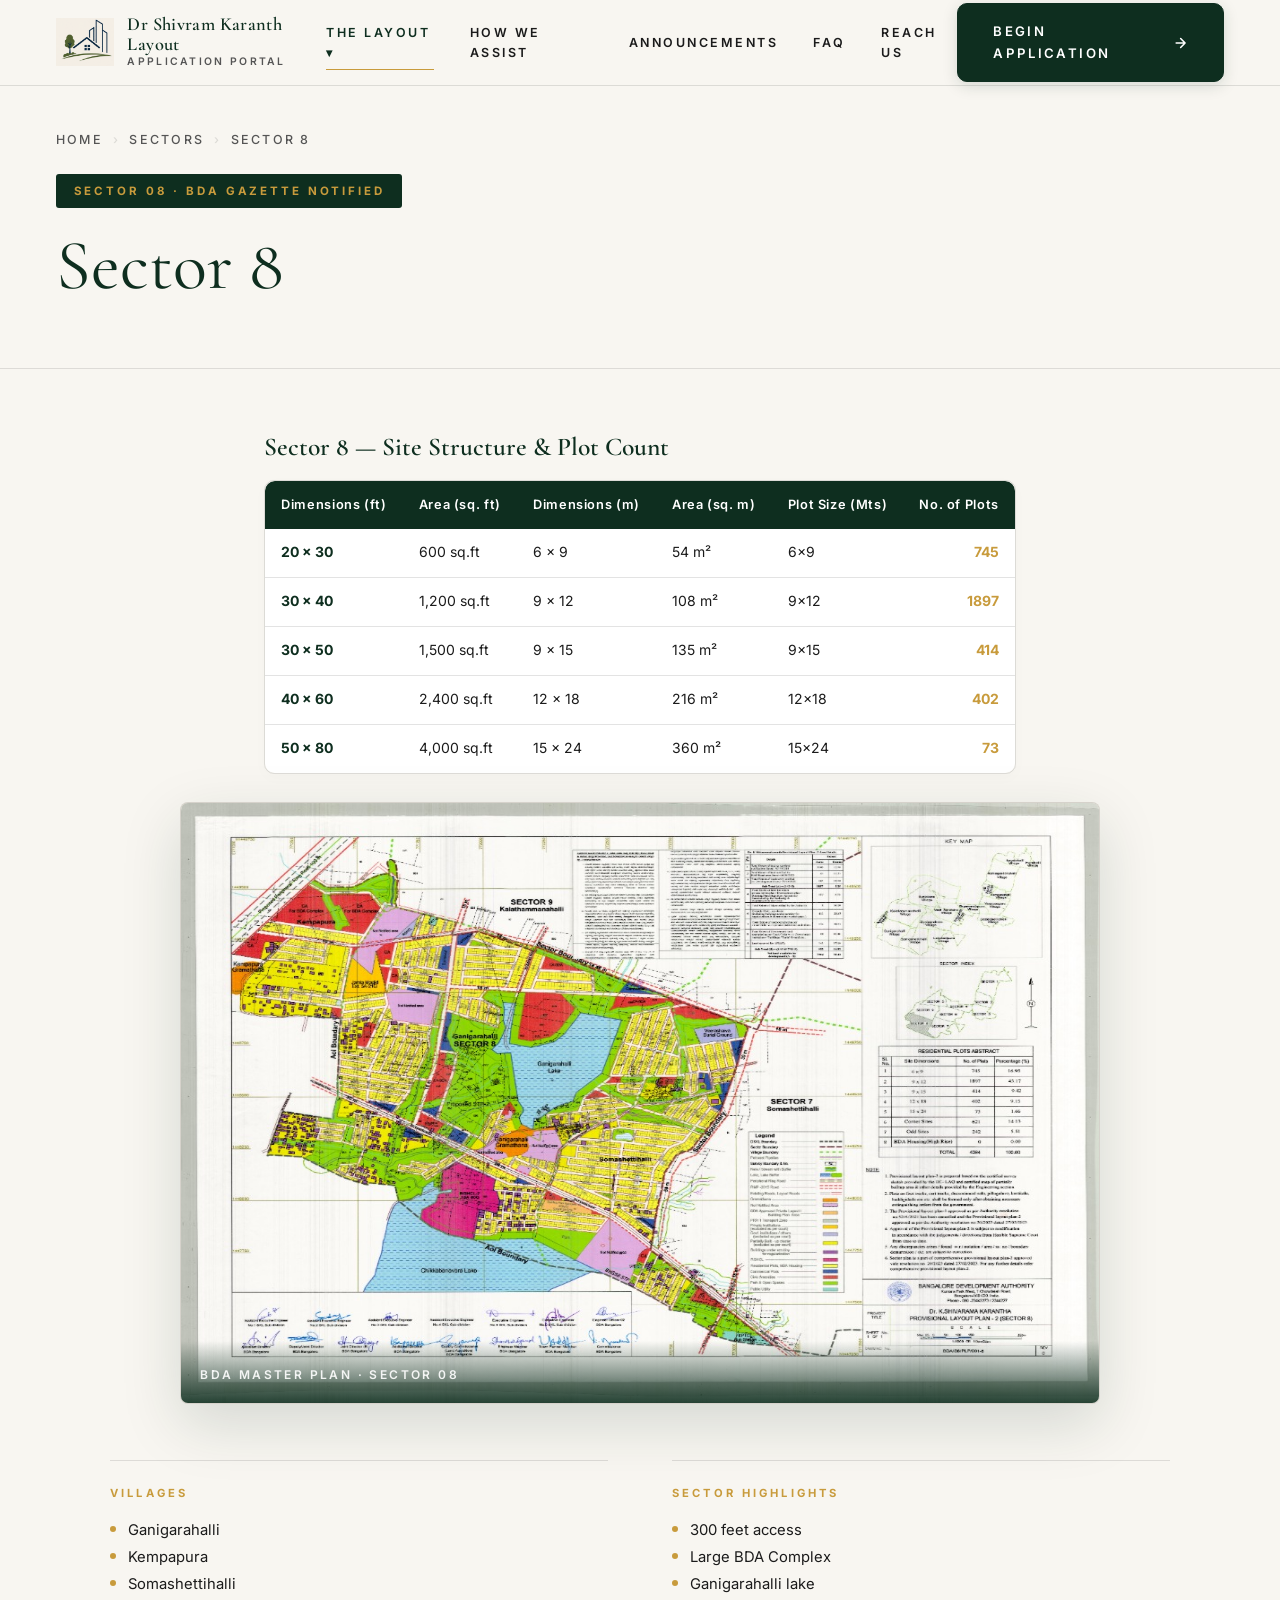
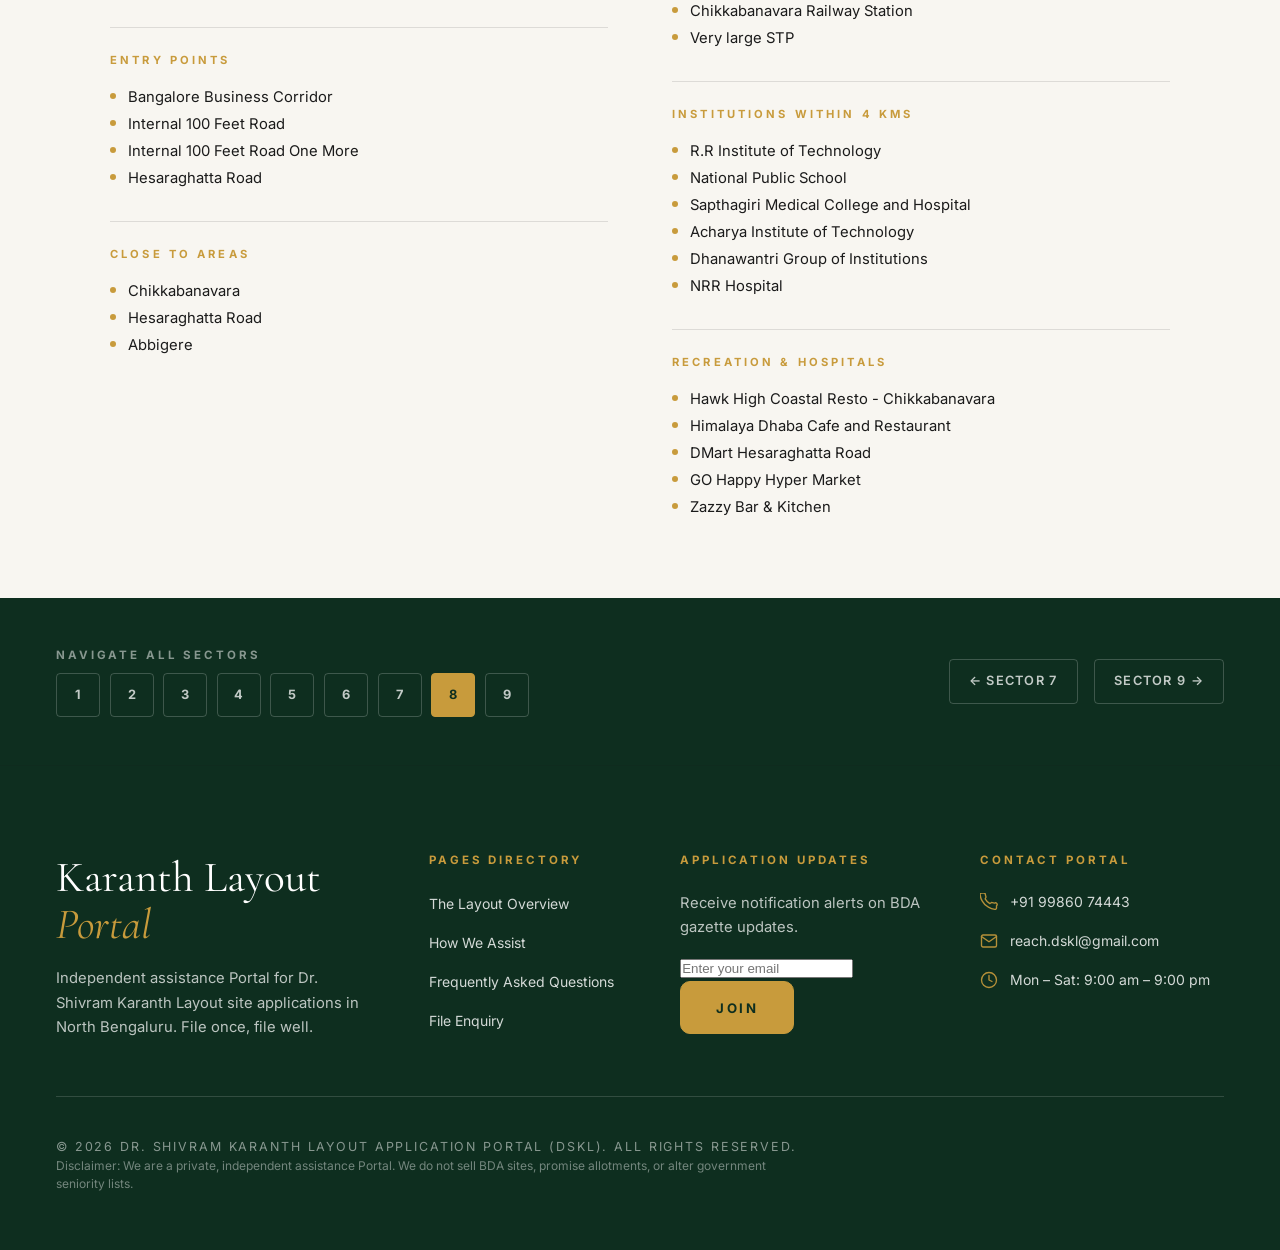
<file: sector8.html>
﻿<!DOCTYPE html>
<html lang="en-IN">
<head>
  <meta charset="UTF-8">
  <meta name="viewport" content="width=device-width, initial-scale=1.0">
  <title>Sector 8 — Dr. Shivram Karanth Layout | BDA Sites in Dasarahalli</title>
  <meta name="description" content="Complete guide to Sector 8 of Dr. Shivram Karanth Layout — Executive Enclave — close to Hesaraghatta Main Road and MSIL township. Villages, entry points, institutions, plot sizes (20x30 to 50x80 ft), and site count.">
  <link rel="canonical" href="https://drshivramkaranthlayout.com/sector8.html">
  <link rel="preconnect" href="https://fonts.googleapis.com">
  <link rel="preconnect" href="https://fonts.gstatic.com" crossorigin>
  <link rel="dns-prefetch" href="https://fonts.googleapis.com">
  <link rel="manifest" href="manifest.json">
  <meta name="theme-color" content="#0E2E1F">
  <meta name="robots" content="index, follow, max-snippet:-1, max-image-preview:large, max-video-preview:-1">
  <meta name="author" content="Dr. Shivram Karanth Layout Application Portal">
  <meta name="geo.region" content="IN-KA">
  <meta name="geo.placename" content="Bengaluru, Karnataka">
  <!-- Open Graph -->
  <meta property="og:type" content="article">
  <meta property="og:site_name" content="Dr. Shivram Karanth Layout Application Portal">
  <meta property="og:title" content="Sector 8 — Dr. Shivram Karanth Layout | BDA Sites in Dasarahalli">
  <meta property="og:description" content="Complete guide to Sector 8 of Dr. Shivram Karanth Layout — Executive Enclave — close to Hesaraghatta Main Road and MSIL township. Villages, entry points, institutions, plot sizes (20x30 to 50x80 ft), and site count.">
  <meta property="og:url" content="https://drshivramkaranthlayout.com/sector8.html">
  <meta property="og:image" content="https://drshivramkaranthlayout.com/assets/images/sector8_map.jpg">
  <meta property="og:locale" content="en_IN">
  <!-- Twitter Card -->
  <meta name="twitter:card" content="summary_large_image">
  <meta name="twitter:title" content="Sector 8 — Dr. Shivram Karanth Layout | BDA Sites in Dasarahalli">
  <meta name="twitter:description" content="Complete guide to Sector 8 of Dr. Shivram Karanth Layout — Executive Enclave — close to Hesaraghatta Main Road and MSIL township. Villages, entry points, institutions, plot sizes (20x30 to 50x80 ft), and site count.">
  <meta name="twitter:image" content="https://drshivramkaranthlayout.com/assets/images/sector8_map.jpg">
  <!-- Favicon -->
  <link rel="icon" type="image/png" href="assets/images/favicon.png">
  <link rel="apple-touch-icon" href="assets/images/favicon.png">
  <link rel="preload" href="assets/images/sector8_map.jpg" as="image" fetchpriority="high">
  <link rel="stylesheet" href="styles.css">
  <link rel="icon" type="image/png" href="assets/images/favicon.png">
</head>
<body>
  <header class="site-header">
    <div class="container nav-container">
      <a href="index.html" class="brand-logo">
        <img src="assets/images/navbar_logo.png" alt="Dr. Shivram Karanth Layout Logo" class="brand-logo-img">
        <div class="brand-text">
          <span class="brand-title">Dr Shivram Karanth Layout</span>
          <span class="brand-subtitle">APPLICATION Portal</span>
        </div>
      </a>
      <ul class="nav-menu">
        <li class="nav-item-dropdown">
          <a class="nav-link active" style="color: var(--primary-green);">The Layout ▾</a>
          <ul class="dropdown-menu">
            <li class="dropdown-header">Select Layout Sector</li>
            <li><a href="sector1.html" class="dropdown-link"><span>Sector 1 </span> <span class="sector-code">01</span></a></li>
            <li><a href="sector2.html" class="dropdown-link"><span>Sector 2 </span> <span class="sector-code">02</span></a></li>
            <li><a href="sector3.html" class="dropdown-link"><span>Sector 3 </span> <span class="sector-code">03</span></a></li>
            <li><a href="sector4.html" class="dropdown-link"><span>Sector 4 </span> <span class="sector-code">04</span></a></li>
            <li><a href="sector5.html" class="dropdown-link"><span>Sector 5 </span> <span class="sector-code">05</span></a></li>
            <li><a href="sector6.html" class="dropdown-link"><span>Sector 6 </span> <span class="sector-code">06</span></a></li>
            <li><a href="sector7.html" class="dropdown-link"><span>Sector 7 </span> <span class="sector-code">07</span></a></li>
            <li><a href="sector8.html" class="dropdown-link"><span>Sector 8 </span> <span class="sector-code">08</span></a></li>
            <li><a href="sector9.html" class="dropdown-link"><span>Sector 9 </span> <span class="sector-code">09</span></a></li>
          </ul>
        </li>
        <li><a href="procedure.html" class="nav-link">How we Assist</a></li>
        <li><a href="about.html" class="nav-link">Announcements</a></li>
        <li><a href="faq.html" class="nav-link">FAQ</a></li>
        <li><a href="contact.html" class="nav-link">Reach us</a></li>
      </ul>
      <a href="contact.html" class="btn btn-primary">Begin Application <svg width="16" height="16" viewBox="0 0 24 24" fill="none" stroke="currentColor" stroke-width="2.5" stroke-linecap="round" stroke-linejoin="round"><path d="M5 12h14M12 5l7 7-7 7"/></svg></a>
      <button class="mobile-toggle" id="mobileToggle" aria-label="Toggle navigation menu"><span></span><span></span><span></span></button>
    </div>
  </header>

  <div class="mobile-nav-drawer" id="mobileNavDrawer">
    <a href="index.html" class="nav-link">The Layout Overview</a>
    <div class="mobile-sectors-accordion"><div class="mobile-sectors-title">Select Sector (1 – 9)</div><div class="mobile-sectors-grid"><a href="sector1.html" class="mobile-sector-btn">Sec 1</a><a href="sector2.html" class="mobile-sector-btn">Sec 2</a><a href="sector3.html" class="mobile-sector-btn">Sec 3</a><a href="sector4.html" class="mobile-sector-btn">Sec 4</a><a href="sector5.html" class="mobile-sector-btn">Sec 5</a><a href="sector6.html" class="mobile-sector-btn">Sec 6</a><a href="sector7.html" class="mobile-sector-btn">Sec 7</a><a href="sector8.html" class="mobile-sector-btn">Sec 8</a><a href="sector9.html" class="mobile-sector-btn">Sec 9</a></div></div>
    <a href="procedure.html" class="nav-link">How We Assist</a><a href="about.html" class="nav-link">Announcements</a><a href="faq.html" class="nav-link">FAQ</a><a href="contact.html" class="nav-link">Enquiries</a>
  </div>

  <section class="sector-detail-hero">
    <div class="container">
      <nav class="sector-nav-breadcrumb"><a href="index.html">Home</a><span class="sep">›</span><a href="portfolio.html">Sectors</a><span class="sep">›</span><span>Sector 8</span></nav>
      <div class="sector-badge">Sector 08 · BDA Gazette Notified</div>
      <h1 class="sector-detail-title">Sector 8</h1>
    </div>
  </section>

  <section class="sector-content-section">
    <div class="container">
      <div class="sector-layout-container">

        <div class="sector-structure-table-wrap">
          <h3 class="sector-structure-table-heading">Sector 8 — Site Structure &amp; Plot Count</h3>
          <div class="cost-table-wrapper" style="margin-top:0;">
            <table class="sector-struct-table">
              <thead>
                <tr>
                  <th>Dimensions (ft)</th>
                  <th>Area (sq. ft)</th>
                  <th>Dimensions (m)</th>
                  <th>Area (sq. m)</th>
                  <th>Plot Size (Mts)</th>
                  <th>No. of Plots</th>
                </tr>
              </thead>
              <tbody>
                <tr><td>20 × 30</td><td>600 sq.ft</td><td>6 × 9</td><td>54 m²</td><td>6×9</td><td>745</td></tr>
                <tr><td>30 × 40</td><td>1,200 sq.ft</td><td>9 × 12</td><td>108 m²</td><td>9×12</td><td>1897</td></tr>
                <tr><td>30 × 50</td><td>1,500 sq.ft</td><td>9 × 15</td><td>135 m²</td><td>9×15</td><td>414</td></tr>
                <tr><td>40 × 60</td><td>2,400 sq.ft</td><td>12 × 18</td><td>216 m²</td><td>12×18</td><td>402</td></tr>
                <tr><td>50 × 80</td><td>4,000 sq.ft</td><td>15 × 24</td><td>360 m²</td><td>15×24</td><td>73</td></tr>
              </tbody>
            </table>
          </div>
        </div>

        <!-- Top: Centered Map Image -->
        <div class="sector-map-wrap">
          <img src="assets/images/sector8_map.jpg" alt="Sector 8 — BDA Master Plan Map" loading="lazy" decoding="async" width="920" height="600">
          <div class="sector-map-caption">BDA Master Plan · Sector 08 </div>
        </div>

        <!-- Bottom: 2-Column Info Grid (3 on left, 3 on right) -->
        <div class="sector-info-grid">

          <!-- Left Column (3 Panels) -->
          <div class="sector-info-col">
            <div class="sector-info-panel">
              <div class="sector-panel-label">Villages</div>
              <ul class="sector-bullet-list">
                <li>Ganigarahalli</li>
                <li>Kempapura</li>
                <li>Somashettihalli</li>
              </ul>
            </div>

            <div class="sector-info-panel">
              <div class="sector-panel-label">Entry Points</div>
              <ul class="sector-bullet-list">
                <li>Bangalore Business Corridor</li>
                <li>Internal 100 Feet Road</li>
                <li>Internal 100 Feet Road One More</li>
                <li>Hesaraghatta Road</li>
              </ul>
            </div>

            <div class="sector-info-panel">
              <div class="sector-panel-label">Close to Areas</div>
              <ul class="sector-bullet-list">
                <li>Chikkabanavara</li>
                <li>Hesaraghatta Road</li>
                <li>Abbigere</li>
              </ul>
            </div>
          </div>

          <!-- Right Column (3 Panels) -->
          <div class="sector-info-col">
            <div class="sector-info-panel">
              <div class="sector-panel-label">Sector Highlights</div>
              <ul class="sector-bullet-list">
                <li>300 feet access</li>
                <li>Large BDA Complex</li>
                <li>Ganigarahalli lake</li>
                <li>Chikkabanavara Railway Station</li>
                <li>Very large STP</li>
              </ul>
            </div>

            <div class="sector-info-panel">
              <div class="sector-panel-label">Institutions within 4 kms</div>
              <ul class="sector-bullet-list">
                <li>R.R Institute of Technology</li>
                <li>National Public School</li>
                <li>Sapthagiri Medical College and Hospital</li>
                <li>Acharya Institute of Technology</li>
                <li>Dhanawantri Group of Institutions</li>
                <li>NRR Hospital</li>
              </ul>
            </div>

            <div class="sector-info-panel">
              <div class="sector-panel-label">Recreation & Hospitals</div>
              <ul class="sector-bullet-list">
                <li>Hawk High Coastal Resto - Chikkabanavara</li>
                <li>Himalaya Dhaba Cafe and Restaurant</li>
                <li>DMart Hesaraghatta Road</li>
                <li>GO Happy Hyper Market</li>
                <li>Zazzy Bar & Kitchen</li>
              </ul>
            </div>
          </div>

      </div>
    </div>
  </section>

  <div class="sector-nav-strip">
    <div class="container">
      <div class="sector-nav-strip-inner">
        <div>
          <div class="sector-nav-strip-label">Navigate All Sectors</div>
          <div class="sector-nav-btns"><a href="sector1.html" class="sector-nav-btn">1</a><a href="sector2.html" class="sector-nav-btn">2</a><a href="sector3.html" class="sector-nav-btn">3</a><a href="sector4.html" class="sector-nav-btn">4</a><a href="sector5.html" class="sector-nav-btn">5</a><a href="sector6.html" class="sector-nav-btn">6</a><a href="sector7.html" class="sector-nav-btn">7</a><a href="sector8.html" class="sector-nav-btn active">8</a><a href="sector9.html" class="sector-nav-btn">9</a></div>
        </div>
        <div class="sector-prev-next"><a href="sector7.html">← Sector 7</a><a href="sector9.html">Sector 9 →</a></div>
      </div>
    </div>
  </div>

  <footer class="site-footer">
    <div class="container">
      <div class="footer-top">
        <div><h3 class="footer-brand-title">Karanth Layout <span>Portal</span></h3><p class="footer-desc">Independent assistance Portal for Dr. Shivram Karanth Layout site applications in North Bengaluru. File once, file well.</p></div>
        <div><h4 class="footer-links-title">Pages Directory</h4><ul class="footer-links"><li><a href="index.html">The Layout Overview</a></li><li><a href="procedure.html">How We Assist</a></li><li><a href="faq.html">Frequently Asked Questions</a></li><li><a href="contact.html">File Enquiry</a></li></ul></div>
        <div><h4 class="footer-links-title">Application Updates</h4><p class="footer-desc" style="margin-bottom: 1rem;">Receive notification alerts on BDA gazette updates.</p><form class="newsletter-form" onsubmit="event.preventDefault(); alert('Subscribed.');"><input type="email" class="newsletter-input" placeholder="Enter your email" required><button type="submit" class="btn btn-gold">Join</button></form></div>
        <div><h4 class="footer-links-title">Contact Portal</h4><ul class="footer-contact-list"><li class="footer-contact-item"><svg class="footer-contact-icon" viewBox="0 0 24 24" fill="none" stroke="currentColor" stroke-width="1.8" stroke-linecap="round" stroke-linejoin="round"><path d="M22 16.92v3a2 2 0 01-2.18 2 19.79 19.79 0 01-8.63-3.07A19.5 19.5 0 013.07 10.8 19.79 19.79 0 01.14 2.22 2 2 0 012.14 0h3a2 2 0 012 1.72c.127.96.361 1.903.7 2.81a2 2 0 01-.45 2.11L6.91 7.91a16 16 0 006.18 6.18l1.28-.78a2 2 0 012.11-.45c.907.339 1.85.573 2.81.7A2 2 0 0122 16.92z"/></svg><a href="tel:+91 99860 74443" class="footer-contact-text">+91 99860 74443</a></li><li class="footer-contact-item"><svg class="footer-contact-icon" viewBox="0 0 24 24" fill="none" stroke="currentColor" stroke-width="1.8" stroke-linecap="round" stroke-linejoin="round"><path d="M4 4h16c1.1 0 2 .9 2 2v12c0 1.1-.9 2-2 2H4c-1.1 0-2-.9-2-2V6c0-1.1.9-2 2-2z"/><polyline points="22,6 12,13 2,6"/></svg><a href="mailto:reach.dskl@gmail.com" class="footer-contact-text">reach.dskl@gmail.com</a></li><li class="footer-contact-item"><svg class="footer-contact-icon" viewBox="0 0 24 24" fill="none" stroke="currentColor" stroke-width="1.8" stroke-linecap="round" stroke-linejoin="round"><circle cx="12" cy="12" r="10"/><polyline points="12 6 12 12 16 14"/></svg><span class="footer-contact-text">Mon – Sat: 9:00 am – 9:00 pm</span></li></ul></div>
      </div>
      <div class="footer-bottom"><div class="footer-copyright">© 2026 Dr. Shivram Karanth Layout Application Portal (DSKL). All rights reserved.</div></div>
      <div class="footer-disclaimer">Disclaimer: We are a private, independent assistance Portal. We do not sell BDA sites, promise allotments, or alter government seniority lists.</div>
    </div>
  </footer>
</body>
</html>
</file>
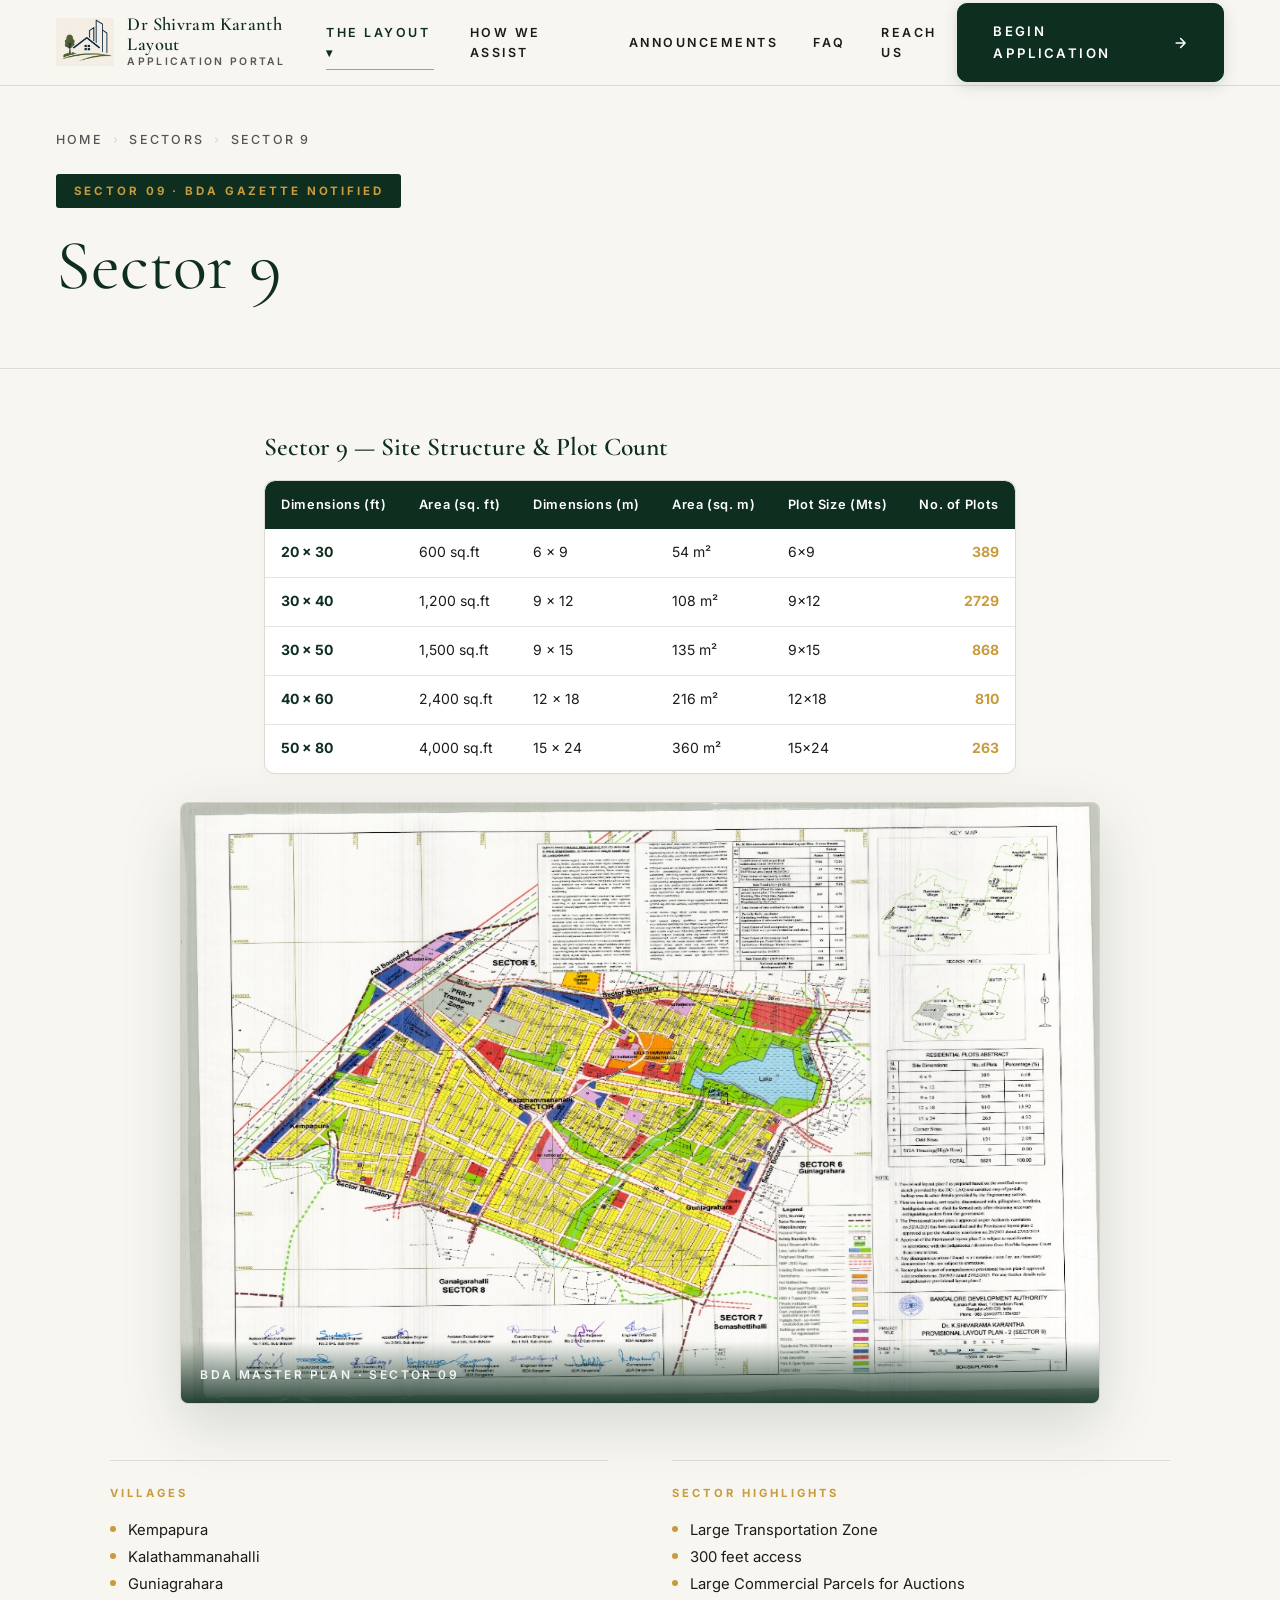
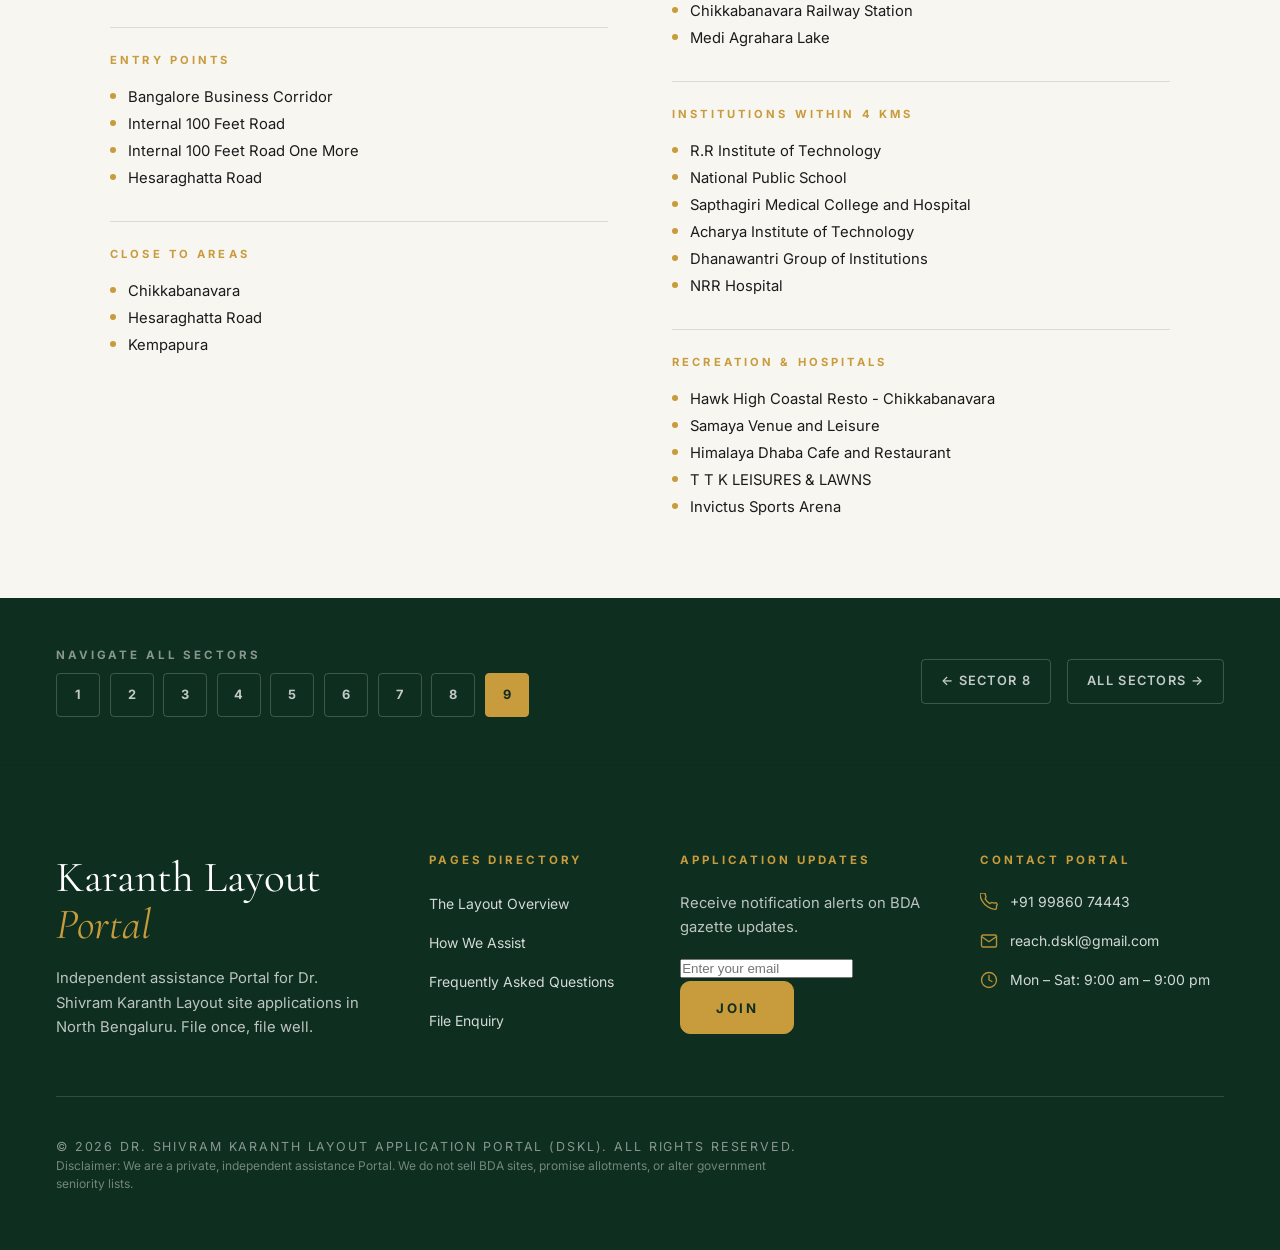
<file: sector9.html>
﻿<!DOCTYPE html>
<html lang="en-IN">
<head>
  <meta charset="UTF-8">
  <meta name="viewport" content="width=device-width, initial-scale=1.0">
  <title>Sector 9 — Dr. Shivram Karanth Layout | BDA Sites in Doddaballapur</title>
  <meta name="description" content="Complete guide to Sector 9 of Dr. Shivram Karanth Layout — Metro Boulevard — near Rajanukunte, NICE Road junction and proposed Metro corridor. Villages, entry points, institutions, plot sizes (20x30 to 50x80 ft), and site count.">
  <link rel="canonical" href="https://drshivramkaranthlayout.com/sector9.html">
  <link rel="preconnect" href="https://fonts.googleapis.com">
  <link rel="preconnect" href="https://fonts.gstatic.com" crossorigin>
  <link rel="dns-prefetch" href="https://fonts.googleapis.com">
  <link rel="manifest" href="manifest.json">
  <meta name="theme-color" content="#0E2E1F">
  <meta name="robots" content="index, follow, max-snippet:-1, max-image-preview:large, max-video-preview:-1">
  <meta name="author" content="Dr. Shivram Karanth Layout Application Portal">
  <meta name="geo.region" content="IN-KA">
  <meta name="geo.placename" content="Bengaluru, Karnataka">
  <!-- Open Graph -->
  <meta property="og:type" content="article">
  <meta property="og:site_name" content="Dr. Shivram Karanth Layout Application Portal">
  <meta property="og:title" content="Sector 9 — Dr. Shivram Karanth Layout | BDA Sites in Doddaballapur">
  <meta property="og:description" content="Complete guide to Sector 9 of Dr. Shivram Karanth Layout — Metro Boulevard — near Rajanukunte, NICE Road junction and proposed Metro corridor. Villages, entry points, institutions, plot sizes (20x30 to 50x80 ft), and site count.">
  <meta property="og:url" content="https://drshivramkaranthlayout.com/sector9.html">
  <meta property="og:image" content="https://drshivramkaranthlayout.com/assets/images/sector9_map.jpg">
  <meta property="og:locale" content="en_IN">
  <!-- Twitter Card -->
  <meta name="twitter:card" content="summary_large_image">
  <meta name="twitter:title" content="Sector 9 — Dr. Shivram Karanth Layout | BDA Sites in Doddaballapur">
  <meta name="twitter:description" content="Complete guide to Sector 9 of Dr. Shivram Karanth Layout — Metro Boulevard — near Rajanukunte, NICE Road junction and proposed Metro corridor. Villages, entry points, institutions, plot sizes (20x30 to 50x80 ft), and site count.">
  <meta name="twitter:image" content="https://drshivramkaranthlayout.com/assets/images/sector9_map.jpg">
  <!-- Favicon -->
  <link rel="icon" type="image/png" href="assets/images/favicon.png">
  <link rel="apple-touch-icon" href="assets/images/favicon.png">
  <link rel="preload" href="assets/images/sector9_map.jpg" as="image" fetchpriority="high">
  <link rel="stylesheet" href="styles.css">
  <link rel="icon" type="image/png" href="assets/images/favicon.png">
</head>
<body>
  <header class="site-header">
    <div class="container nav-container">
      <a href="index.html" class="brand-logo">
        <img src="assets/images/navbar_logo.png" alt="Dr. Shivram Karanth Layout Logo" class="brand-logo-img">
        <div class="brand-text">
          <span class="brand-title">Dr Shivram Karanth Layout</span>
          <span class="brand-subtitle">APPLICATION Portal</span>
        </div>
      </a>
      <ul class="nav-menu">
        <li class="nav-item-dropdown">
          <a class="nav-link active" style="color: var(--primary-green);">The Layout ▾</a>
          <ul class="dropdown-menu">
            <li class="dropdown-header">Select Layout Sector</li>
            <li><a href="sector1.html" class="dropdown-link"><span>Sector 1 </span> <span class="sector-code">01</span></a></li>
            <li><a href="sector2.html" class="dropdown-link"><span>Sector 2 </span> <span class="sector-code">02</span></a></li>
            <li><a href="sector3.html" class="dropdown-link"><span>Sector 3 </span> <span class="sector-code">03</span></a></li>
            <li><a href="sector4.html" class="dropdown-link"><span>Sector 4 </span> <span class="sector-code">04</span></a></li>
            <li><a href="sector5.html" class="dropdown-link"><span>Sector 5 </span> <span class="sector-code">05</span></a></li>
            <li><a href="sector6.html" class="dropdown-link"><span>Sector 6 </span> <span class="sector-code">06</span></a></li>
            <li><a href="sector7.html" class="dropdown-link"><span>Sector 7 </span> <span class="sector-code">07</span></a></li>
            <li><a href="sector8.html" class="dropdown-link"><span>Sector 8 </span> <span class="sector-code">08</span></a></li>
            <li><a href="sector9.html" class="dropdown-link"><span>Sector 9 </span> <span class="sector-code">09</span></a></li>
          </ul>
        </li>
        <li><a href="procedure.html" class="nav-link">How we Assist</a></li>
        <li><a href="about.html" class="nav-link">Announcements</a></li>
        <li><a href="faq.html" class="nav-link">FAQ</a></li>
        <li><a href="contact.html" class="nav-link">Reach us</a></li>
      </ul>
      <a href="contact.html" class="btn btn-primary">Begin Application <svg width="16" height="16" viewBox="0 0 24 24" fill="none" stroke="currentColor" stroke-width="2.5" stroke-linecap="round" stroke-linejoin="round"><path d="M5 12h14M12 5l7 7-7 7"/></svg></a>
      <button class="mobile-toggle" id="mobileToggle" aria-label="Toggle navigation menu"><span></span><span></span><span></span></button>
    </div>
  </header>

  <div class="mobile-nav-drawer" id="mobileNavDrawer">
    <a href="index.html" class="nav-link">The Layout Overview</a>
    <div class="mobile-sectors-accordion"><div class="mobile-sectors-title">Select Sector (1 – 9)</div><div class="mobile-sectors-grid"><a href="sector1.html" class="mobile-sector-btn">Sec 1</a><a href="sector2.html" class="mobile-sector-btn">Sec 2</a><a href="sector3.html" class="mobile-sector-btn">Sec 3</a><a href="sector4.html" class="mobile-sector-btn">Sec 4</a><a href="sector5.html" class="mobile-sector-btn">Sec 5</a><a href="sector6.html" class="mobile-sector-btn">Sec 6</a><a href="sector7.html" class="mobile-sector-btn">Sec 7</a><a href="sector8.html" class="mobile-sector-btn">Sec 8</a><a href="sector9.html" class="mobile-sector-btn">Sec 9</a></div></div>
    <a href="procedure.html" class="nav-link">How We Assist</a><a href="about.html" class="nav-link">Announcements</a><a href="faq.html" class="nav-link">FAQ</a><a href="contact.html" class="nav-link">Enquiries</a>
  </div>

  <section class="sector-detail-hero">
    <div class="container">
      <nav class="sector-nav-breadcrumb"><a href="index.html">Home</a><span class="sep">›</span><a href="portfolio.html">Sectors</a><span class="sep">›</span><span>Sector 9</span></nav>
      <div class="sector-badge">Sector 09 · BDA Gazette Notified</div>
      <h1 class="sector-detail-title">Sector 9</h1>
    </div>
  </section>

  <section class="sector-content-section">
    <div class="container">
      <div class="sector-layout-container">

        <div class="sector-structure-table-wrap">
          <h3 class="sector-structure-table-heading">Sector 9 — Site Structure &amp; Plot Count</h3>
          <div class="cost-table-wrapper" style="margin-top:0;">
            <table class="sector-struct-table">
              <thead>
                <tr>
                  <th>Dimensions (ft)</th>
                  <th>Area (sq. ft)</th>
                  <th>Dimensions (m)</th>
                  <th>Area (sq. m)</th>
                  <th>Plot Size (Mts)</th>
                  <th>No. of Plots</th>
                </tr>
              </thead>
              <tbody>
                <tr><td>20 × 30</td><td>600 sq.ft</td><td>6 × 9</td><td>54 m²</td><td>6×9</td><td>389</td></tr>
                <tr><td>30 × 40</td><td>1,200 sq.ft</td><td>9 × 12</td><td>108 m²</td><td>9×12</td><td>2729</td></tr>
                <tr><td>30 × 50</td><td>1,500 sq.ft</td><td>9 × 15</td><td>135 m²</td><td>9×15</td><td>868</td></tr>
                <tr><td>40 × 60</td><td>2,400 sq.ft</td><td>12 × 18</td><td>216 m²</td><td>12×18</td><td>810</td></tr>
                <tr><td>50 × 80</td><td>4,000 sq.ft</td><td>15 × 24</td><td>360 m²</td><td>15×24</td><td>263</td></tr>
              </tbody>
            </table>
          </div>
        </div>

        <!-- Top: Centered Map Image -->
        <div class="sector-map-wrap">
          <img src="assets/images/sector9_map.jpg" alt="Sector 9 — BDA Master Plan Map" loading="lazy" decoding="async" width="920" height="600">
          <div class="sector-map-caption">BDA Master Plan · Sector 09 </div>
        </div>

        <!-- Bottom: 2-Column Info Grid (3 on left, 3 on right) -->
        <div class="sector-info-grid">

          <!-- Left Column (3 Panels) -->
          <div class="sector-info-col">
            <div class="sector-info-panel">
              <div class="sector-panel-label">Villages</div>
              <ul class="sector-bullet-list">
                <li>Kempapura</li>
                <li>Kalathammanahalli</li>
                <li>Guniagrahara</li>
              </ul>
            </div>

            <div class="sector-info-panel">
              <div class="sector-panel-label">Entry Points</div>
              <ul class="sector-bullet-list">
                <li>Bangalore Business Corridor</li>
                <li>Internal 100 Feet Road</li>
                <li>Internal 100 Feet Road One More</li>
                <li>Hesaraghatta Road</li>
              </ul>
            </div>

            <div class="sector-info-panel">
              <div class="sector-panel-label">Close to Areas</div>
              <ul class="sector-bullet-list">
                <li>Chikkabanavara</li>
                <li>Hesaraghatta Road</li>
                <li>Kempapura</li>
              </ul>
            </div>
          </div>

          <!-- Right Column (3 Panels) -->
          <div class="sector-info-col">
            <div class="sector-info-panel">
              <div class="sector-panel-label">Sector Highlights</div>
              <ul class="sector-bullet-list">
                <li>Large Transportation Zone</li>
                <li>300 feet access</li>
                <li>Large Commercial Parcels for Auctions</li>
                <li>Chikkabanavara Railway Station</li>
                <li>Medi Agrahara Lake</li>
              </ul>
            </div>

            <div class="sector-info-panel">
              <div class="sector-panel-label">Institutions within 4 kms</div>
              <ul class="sector-bullet-list">
                <li>R.R Institute of Technology</li>
                <li>National Public School</li>
                <li>Sapthagiri Medical College and Hospital</li>
                <li>Acharya Institute of Technology</li>
                <li>Dhanawantri Group of Institutions</li>
                <li>NRR Hospital</li>
              </ul>
            </div>

            <div class="sector-info-panel">
              <div class="sector-panel-label">Recreation & Hospitals</div>
              <ul class="sector-bullet-list">
                <li>Hawk High Coastal Resto - Chikkabanavara</li>
                <li>Samaya Venue and Leisure</li>
                <li>Himalaya Dhaba Cafe and Restaurant</li>
                <li>T T K LEISURES & LAWNS</li>
                <li>Invictus Sports Arena</li>
              </ul>
            </div>
          </div>

      </div>
    </div>
  </section>

  <div class="sector-nav-strip">
    <div class="container">
      <div class="sector-nav-strip-inner">
        <div>
          <div class="sector-nav-strip-label">Navigate All Sectors</div>
          <div class="sector-nav-btns"><a href="sector1.html" class="sector-nav-btn">1</a><a href="sector2.html" class="sector-nav-btn">2</a><a href="sector3.html" class="sector-nav-btn">3</a><a href="sector4.html" class="sector-nav-btn">4</a><a href="sector5.html" class="sector-nav-btn">5</a><a href="sector6.html" class="sector-nav-btn">6</a><a href="sector7.html" class="sector-nav-btn">7</a><a href="sector8.html" class="sector-nav-btn">8</a><a href="sector9.html" class="sector-nav-btn active">9</a></div>
        </div>
        <div class="sector-prev-next"><a href="sector8.html">← Sector 8</a><a href="portfolio.html">All Sectors →</a></div>
      </div>
    </div>
  </div>

  <footer class="site-footer">
    <div class="container">
      <div class="footer-top">
        <div><h3 class="footer-brand-title">Karanth Layout <span>Portal</span></h3><p class="footer-desc">Independent assistance Portal for Dr. Shivram Karanth Layout site applications in North Bengaluru. File once, file well.</p></div>
        <div><h4 class="footer-links-title">Pages Directory</h4><ul class="footer-links"><li><a href="index.html">The Layout Overview</a></li><li><a href="procedure.html">How We Assist</a></li><li><a href="faq.html">Frequently Asked Questions</a></li><li><a href="contact.html">File Enquiry</a></li></ul></div>
        <div><h4 class="footer-links-title">Application Updates</h4><p class="footer-desc" style="margin-bottom: 1rem;">Receive notification alerts on BDA gazette updates.</p><form class="newsletter-form" onsubmit="event.preventDefault(); alert('Subscribed.');"><input type="email" class="newsletter-input" placeholder="Enter your email" required><button type="submit" class="btn btn-gold">Join</button></form></div>
        <div><h4 class="footer-links-title">Contact Portal</h4><ul class="footer-contact-list"><li class="footer-contact-item"><svg class="footer-contact-icon" viewBox="0 0 24 24" fill="none" stroke="currentColor" stroke-width="1.8" stroke-linecap="round" stroke-linejoin="round"><path d="M22 16.92v3a2 2 0 01-2.18 2 19.79 19.79 0 01-8.63-3.07A19.5 19.5 0 013.07 10.8 19.79 19.79 0 01.14 2.22 2 2 0 012.14 0h3a2 2 0 012 1.72c.127.96.361 1.903.7 2.81a2 2 0 01-.45 2.11L6.91 7.91a16 16 0 006.18 6.18l1.28-.78a2 2 0 012.11-.45c.907.339 1.85.573 2.81.7A2 2 0 0122 16.92z"/></svg><a href="tel:+91 99860 74443" class="footer-contact-text">+91 99860 74443</a></li><li class="footer-contact-item"><svg class="footer-contact-icon" viewBox="0 0 24 24" fill="none" stroke="currentColor" stroke-width="1.8" stroke-linecap="round" stroke-linejoin="round"><path d="M4 4h16c1.1 0 2 .9 2 2v12c0 1.1-.9 2-2 2H4c-1.1 0-2-.9-2-2V6c0-1.1.9-2 2-2z"/><polyline points="22,6 12,13 2,6"/></svg><a href="mailto:reach.dskl@gmail.com" class="footer-contact-text">reach.dskl@gmail.com</a></li><li class="footer-contact-item"><svg class="footer-contact-icon" viewBox="0 0 24 24" fill="none" stroke="currentColor" stroke-width="1.8" stroke-linecap="round" stroke-linejoin="round"><circle cx="12" cy="12" r="10"/><polyline points="12 6 12 12 16 14"/></svg><span class="footer-contact-text">Mon – Sat: 9:00 am – 9:00 pm</span></li></ul></div>
      </div>
      <div class="footer-bottom"><div class="footer-copyright">© 2026 Dr. Shivram Karanth Layout Application Portal (DSKL). All rights reserved.</div></div>
      <div class="footer-disclaimer">Disclaimer: We are a private, independent assistance Portal. We do not sell BDA sites, promise allotments, or alter government seniority lists.</div>
    </div>
  </footer>
</body>
</html>
</file>
<file: styles.css>
/* ==========================================================================
   DSKL Luxury Editorial Web Application Stylesheet
   Design Inspiration: Aesop, Apple, Porsche, Architectural Digest, Bureau Dossiers
   Palette: Background (#F8F6F1), Primary Green (#0E2E1F), Gold Accent (#C89B3C)
   ========================================================================== */

/* Google Fonts Import */
@import url('https://fonts.googleapis.com/css2?family=Cormorant+Garamond:ital,wght@0,300;0,400;0,500;0,600;0,700;1,400;1,600&family=Inter:wght@300;400;500;600;700&display=swap');

:root {
  --bg-cream: #F8F6F1;
  --bg-surface: #FCFAF6;
  --primary-green: #0E2E1F;
  --primary-green-hover: #15422d;
  --gold-accent: #C89B3C;
  --gold-hover: #d9aa46;
  --text-dark: #1B1B1B;
  --text-muted: #555555;
  --border-color: rgba(27, 27, 27, 0.12);
  --border-dark: rgba(255, 255, 255, 0.15);
  
  --font-serif: 'Cormorant Garamond', Georgia, serif;
  --font-sans: 'Inter', -apple-system, BlinkMacSystemFont, sans-serif;
  
  --max-width: 1400px;
  --transition-smooth: all 0.6s cubic-bezier(0.16, 1, 0.3, 1);
  --transition-fast: all 0.3s cubic-bezier(0.16, 1, 0.3, 1);
}

/* Reset & Base Styles */
*, *::before, *::after {
  box-sizing: border-box;
  margin: 0;
  padding: 0;
}

html {
  scroll-behavior: smooth;
  font-size: 16px;
  background-color: var(--bg-cream);
  color: var(--text-dark);
  font-family: var(--font-sans);
  -webkit-font-smoothing: antialiased;
  -moz-osx-font-smoothing: grayscale;
}

body {
  background-color: var(--bg-cream);
  color: var(--text-dark);
  line-height: 1.6;
  overflow-x: hidden;
}

/* Container */
.container {
  width: 100%;
  max-width: var(--max-width);
  margin: 0 auto;
  padding: 0 2rem;
}

@media (min-width: 768px) {
  .container {
    padding: 0 3.5rem;
  }
}

/* Typography Utilities */
h1, h2, h3, h4, h5, h6 {
  font-family: var(--font-serif);
  font-weight: 400;
  line-height: 1.1;
  color: var(--text-dark);
}

.text-gold {
  color: var(--gold-accent) !important;
  font-style: italic;
}

.font-serif {
  font-family: var(--font-serif);
}

.font-sans {
  font-family: var(--font-sans);
}

.badge-tag {
  display: inline-flex;
  align-items: center;
  gap: 0.5rem;
  font-family: var(--font-sans);
  font-size: 0.75rem;
  font-weight: 600;
  text-transform: uppercase;
  letter-spacing: 0.22em;
  color: var(--text-muted);
  border: 1px solid var(--border-color);
  padding: 0.4rem 0.8rem;
  border-radius: 4px;
  background: rgba(255, 255, 255, 0.4);
  backdrop-filter: blur(4px);
  margin-bottom: 1.5rem;
}

.badge-tag-dark {
  color: var(--gold-accent);
  border-color: rgba(255, 255, 255, 0.18);
  background: rgba(255, 255, 255, 0.05);
}

/* Buttons */
.btn {
  display: inline-flex;
  align-items: center;
  justify-content: center;
  gap: 0.75rem;
  padding: 1.1rem 2.2rem;
  font-family: var(--font-sans);
  font-size: 0.825rem;
  font-weight: 600;
  text-transform: uppercase;
  letter-spacing: 0.18em;
  border-radius: 10px;
  cursor: pointer;
  transition: var(--transition-fast);
  text-decoration: none;
  border: 1px solid transparent;
}

.btn-primary {
  background-color: var(--primary-green);
  color: #ffffff;
  border-color: var(--primary-green);
  box-shadow: 0 4px 15px rgba(14, 46, 31, 0.15);
}

.btn-primary:hover {
  background-color: var(--gold-accent);
  border-color: var(--gold-accent);
  color: var(--primary-green);
  transform: translateY(-2px);
  box-shadow: 0 8px 25px rgba(200, 155, 60, 0.3);
}

.btn-outline {
  background-color: transparent;
  color: var(--text-dark);
  border-color: var(--text-dark);
}

.btn-outline:hover {
  background-color: var(--primary-green);
  color: #ffffff;
  border-color: var(--primary-green);
  transform: translateY(-2px);
}

.btn-gold {
  background-color: var(--gold-accent);
  color: var(--primary-green);
  border-color: var(--gold-accent);
  font-weight: 700;
}

.btn-gold:hover {
  background-color: #ffffff;
  border-color: #ffffff;
  color: var(--primary-green);
  transform: translateY(-2px);
}

.btn svg {
  transition: transform 0.3s ease;
}

.btn:hover svg {
  transform: translateX(4px);
}

/* Header & Sticky Navbar */
.site-header {
  position: fixed;
  top: 0;
  left: 0;
  width: 100%;
  z-index: 1000;
  background: rgba(248, 246, 241, 0.92);
  backdrop-filter: blur(16px);
  -webkit-backdrop-filter: blur(16px);
  border-bottom: 1px solid var(--border-color);
  transition: var(--transition-fast);
}

.nav-container {
  display: flex;
  align-items: center;
  justify-content: space-between;
  height: 85px;
}

.brand-logo {
  display: flex;
  align-items: center;
  gap: 0.85rem;
  text-decoration: none;
}

.brand-logo-icon {
  width: 42px;
  height: 42px;
  border: 1.5px solid var(--primary-green);
  display: flex;
  align-items: center;
  justify-content: center;
  font-family: var(--font-serif);
  font-size: 1.25rem;
  font-weight: 600;
  color: var(--primary-green);
  letter-spacing: 0;
  background: #ffffff;
  border-radius: 2px;
}

.brand-logo-img {
  height: 48px;
  width: auto;
  object-fit: contain;
  mix-blend-mode: multiply;
  display: block;
}

@media (max-width: 768px) {
  .brand-logo-img {
    height: 38px;
  }
}

.brand-text {
  display: flex;
  flex-direction: column;
}

.brand-title {
  font-family: var(--font-serif);
  font-size: 1.15rem;
  font-weight: 600;
  color: var(--primary-green);
  letter-spacing: 0.02em;
  line-height: 1.1;
}

.brand-subtitle {
  font-family: var(--font-sans);
  font-size: 0.65rem;
  font-weight: 600;
  text-transform: uppercase;
  letter-spacing: 0.22em;
  color: var(--text-muted);
}

.nav-menu {
  display: none;
  align-items: center;
  gap: 2.2rem;
  list-style: none;
}

@media (min-width: 992px) {
  .nav-menu {
    display: flex;
  }
}

.nav-item-dropdown {
  position: relative;
  padding: 1.2rem 0;
}

.nav-link {
  text-decoration: none;
  font-family: var(--font-sans);
  font-size: 0.78rem;
  font-weight: 600;
  text-transform: uppercase;
  letter-spacing: 0.2em;
  color: var(--text-dark);
  position: relative;
  padding: 0.5rem 0;
  transition: color 0.3s ease;
  display: inline-flex;
  align-items: center;
  gap: 0.35rem;
}

.nav-link::after {
  content: '';
  position: absolute;
  bottom: 0;
  left: 0;
  width: 0%;
  height: 1.5px;
  background-color: var(--gold-accent);
  transition: width 0.3s ease;
}

.nav-link:hover {
  color: var(--primary-green);
}

.nav-link:hover::after, .nav-link.active::after {
  width: 100%;
}

/* Dropdown Menu Styling */
.dropdown-menu {
  position: absolute;
  top: 100%;
  left: -20px;
  width: 290px;
  background: var(--bg-cream);
  border: 1px solid var(--border-color);
  border-radius: 6px;
  box-shadow: 0 15px 35px rgba(14, 46, 31, 0.12);
  padding: 1rem 0;
  opacity: 0;
  visibility: hidden;
  transform: translateY(10px);
  transition: var(--transition-fast);
  list-style: none;
  z-index: 1100;
}

.nav-item-dropdown:hover .dropdown-menu {
  opacity: 1;
  visibility: visible;
  transform: translateY(0);
}

.dropdown-header {
  padding: 0.5rem 1.5rem;
  font-family: var(--font-sans);
  font-size: 0.65rem;
  font-weight: 700;
  text-transform: uppercase;
  letter-spacing: 0.22em;
  color: var(--gold-accent);
  border-bottom: 1px solid var(--border-color);
  margin-bottom: 0.4rem;
}

.dropdown-link {
  display: flex;
  align-items: center;
  justify-content: space-between;
  padding: 0.65rem 1.5rem;
  font-family: var(--font-sans);
  font-size: 0.8rem;
  font-weight: 500;
  color: var(--text-dark);
  text-decoration: none;
  transition: background 0.2s ease, color 0.2s ease;
}

.dropdown-link:hover {
  background: rgba(14, 46, 31, 0.05);
  color: var(--primary-green);
}

.dropdown-link span.sector-code {
  font-family: var(--font-serif);
  font-size: 0.95rem;
  color: var(--gold-accent);
  font-weight: 600;
}

/* Mobile Toggle & Drawer */
.mobile-toggle {
  display: flex;
  flex-direction: column;
  justify-content: center;
  gap: 5px;
  width: 32px;
  height: 32px;
  background: transparent;
  border: none;
  cursor: pointer;
}

@media (min-width: 992px) {
  .mobile-toggle {
    display: none;
  }
}

/* Mobile: shrink header CTA button & reposition */
@media (max-width: 991px) {
  .nav-container {
    height: 70px;
  }

  /* Hide the header CTA button on very small phones, rely on hero button */
  .site-header .btn-primary {
    font-size: 0.68rem;
    padding: 0.55rem 0.9rem;
    letter-spacing: 0.1em;
    border-radius: 7px;
    gap: 0.35rem;
  }

  .site-header .btn-primary svg {
    width: 12px;
    height: 12px;
  }
}

@media (max-width: 480px) {
  .site-header .btn-primary {
    font-size: 0.65rem;
    padding: 0.5rem 0.75rem;
    letter-spacing: 0.08em;
  }
}

.mobile-toggle span {
  width: 100%;
  height: 2px;
  background-color: var(--primary-green);
  transition: var(--transition-fast);
}

.mobile-nav-drawer {
  position: fixed;
  top: 85px;
  left: 0;
  width: 100%;
  max-height: calc(100vh - 85px);
  overflow-y: auto;
  background: var(--bg-cream);
  border-bottom: 1px solid var(--border-color);
  padding: 2rem;
  display: flex;
  flex-direction: column;
  gap: 1.2rem;
  z-index: 999;
  transform: translateY(-150%);
  transition: var(--transition-fast);
}

.mobile-nav-drawer.active {
  transform: translateY(0);
}

.mobile-nav-drawer .nav-link {
  font-size: 1.05rem;
}

.mobile-sectors-accordion {
  border-top: 1px solid var(--border-color);
  padding-top: 1rem;
  margin-top: 0.5rem;
}

.mobile-sectors-title {
  font-size: 0.75rem;
  font-weight: 700;
  text-transform: uppercase;
  letter-spacing: 0.2em;
  color: var(--gold-accent);
  margin-bottom: 0.8rem;
}

.mobile-sectors-grid {
  display: grid;
  grid-template-columns: repeat(3, 1fr);
  gap: 0.5rem;
}

.mobile-sector-btn {
  padding: 0.5rem;
  font-family: var(--font-sans);
  font-size: 0.75rem;
  font-weight: 600;
  text-align: center;
  border: 1px solid var(--border-color);
  border-radius: 4px;
  color: var(--primary-green);
  text-decoration: none;
  background: #ffffff;
}

/* Hero Section */
.hero-section {
  position: relative;
  min-height: 100vh;
  padding-top: 130px;
  padding-bottom: 4rem;
  display: flex;
  flex-direction: column;
  justify-content: space-between;
  background: var(--bg-cream);
  overflow: hidden;
}

.hero-bg {
  position: absolute;
  top: 0;
  right: 0;
  width: 100%;
  height: 100%;
  z-index: 0;
  opacity: 0.28;
  background-image: url('assets/images/hero_background.jpg');
  background-size: cover;
  background-position: center bottom;
  filter: grayscale(15%) contrast(105%);
}

.hero-overlay {
  position: absolute;
  top: 0;
  left: 0;
  width: 100%;
  height: 100%;
  z-index: 1;
  background: linear-gradient(180deg, rgba(248,246,241,0.92) 0%, rgba(248,246,241,0.75) 50%, rgba(248,246,241,1) 100%);
}

.hero-content {
  position: relative;
  z-index: 2;
  margin-top: auto;
  margin-bottom: auto;
  padding-top: 3rem;
  padding-bottom: 4rem;
}

.hero-header-meta {
  display: flex;
  align-items: center;
  justify-content: space-between;
  flex-wrap: wrap;
  gap: 1rem;
  margin-bottom: 2rem;
}

.meta-code {
  font-family: var(--font-sans);
  font-size: 0.75rem;
  font-weight: 600;
  letter-spacing: 0.25em;
  text-transform: uppercase;
  color: var(--text-muted);
}

.hero-title {
  font-size: clamp(3rem, 7.5vw, 6.4rem);
  line-height: 0.95;
  letter-spacing: -0.02em;
  color: var(--primary-green);
  margin-bottom: 2.2rem;
  max-width: 1150px;
}

.hero-title .line-1 {
  display: block;
}

.hero-title .line-2 {
  display: block;
  color: var(--gold-accent);
  font-style: italic;
  font-weight: 400;
}

.hero-description {
  font-size: clamp(1.1rem, 2vw, 1.45rem);
  font-weight: 300;
  color: var(--text-dark);
  max-width: 680px;
  margin-bottom: 2.8rem;
  line-height: 1.5;
}

.hero-actions {
  display: flex;
  flex-wrap: wrap;
  align-items: center;
  gap: 1.5rem;
}

/* Stats Row */
.hero-stats-row {
  position: relative;
  z-index: 2;
  border-top: 1px solid var(--border-color);
  padding-top: 2.5rem;
}

.stats-grid {
  display: grid;
  grid-template-columns: repeat(1, 1fr);
  gap: 2rem;
}

@media (min-width: 640px) {
  .stats-grid {
    grid-template-columns: repeat(2, 1fr);
  }
}

@media (min-width: 1024px) {
  .stats-grid {
    grid-template-columns: repeat(4, 1fr);
  }
}

.stat-item {
  position: relative;
  padding-right: 1.5rem;
}

@media (min-width: 1024px) {
  .stat-item:not(:last-child)::after {
    content: '';
    position: absolute;
    top: 10%;
    right: 0;
    width: 1px;
    height: 80%;
    background-color: var(--border-color);
  }
}

.stat-number {
  font-family: var(--font-serif);
  font-size: clamp(2.5rem, 4vw, 3.8rem);
  color: var(--primary-green);
  line-height: 1;
  margin-bottom: 0.5rem;
}

.stat-label {
  font-family: var(--font-sans);
  font-size: 0.7rem;
  font-weight: 600;
  text-transform: uppercase;
  letter-spacing: 0.22em;
  color: var(--text-muted);
  line-height: 1.4;
}

/* Section 2: Editorial Split Manifesto */
.section-editorial {
  padding: 8rem 0;
  border-top: 1px solid var(--border-color);
  position: relative;
  background-color: var(--bg-cream);
}

.editorial-grid {
  display: grid;
  grid-template-columns: 1fr;
  gap: 4rem;
}

@media (min-width: 992px) {
  .editorial-grid {
    grid-template-columns: 1.1fr 1fr;
    gap: 6rem;
  }
}

.editorial-left {
  display: flex;
  flex-direction: column;
  justify-content: space-between;
}

.editorial-quote {
  font-size: clamp(2.4rem, 4.5vw, 4.2rem);
  line-height: 1.08;
  color: var(--primary-green);
  letter-spacing: -0.01em;
}

.editorial-quote span {
  color: var(--gold-accent);
  font-style: italic;
}

.editorial-right {
  display: flex;
  flex-direction: column;
}

.manifesto-card {
  padding: 2.2rem 0;
  border-bottom: 1px solid var(--border-color);
  display: grid;
  grid-template-columns: 60px 1fr;
  gap: 1.5rem;
  transition: var(--transition-fast);
}

.manifesto-card:first-child {
  border-top: 1px solid var(--border-color);
}

.manifesto-card:hover {
  transform: translateX(8px);
}

.manifesto-num {
  font-family: var(--font-serif);
  font-size: 2.2rem;
  color: var(--gold-accent);
  line-height: 1;
}

.manifesto-card-title {
  font-size: 1.6rem;
  color: var(--primary-green);
  margin-bottom: 0.75rem;
}

.manifesto-card-desc {
  font-size: 0.95rem;
  color: var(--text-muted);
  line-height: 1.65;
}

/* Section 3: Process Timeline */
.section-procedure {
  padding: 8rem 0;
  background-color: #F3EFE6;
  border-top: 1px solid var(--border-color);
  position: relative;
}

.procedure-grid {
  display: grid;
  grid-template-columns: 1fr;
  gap: 4rem;
}

@media (min-width: 992px) {
  .procedure-grid {
    grid-template-columns: 1fr 1.1fr;
    gap: 6rem;
  }
}

.procedure-blueprint-card {
  background: var(--bg-cream);
  border: 1px solid var(--border-color);
  border-radius: 6px;
  overflow: hidden;
  padding: 1.5rem;
  box-shadow: 0 10px 30px rgba(0,0,0,0.03);
}

.blueprint-img-wrapper {
  width: 100%;
  aspect-ratio: 4/3;
  overflow: hidden;
  border-radius: 4px;
  position: relative;
  margin-bottom: 1.2rem;
}

.blueprint-img-wrapper img {
  width: 100%;
  height: 100%;
  object-fit: cover;
  transition: transform 0.8s ease;
}

.procedure-blueprint-card:hover img {
  transform: scale(1.04);
}

.blueprint-badge {
  display: flex;
  justify-content: space-between;
  align-items: center;
  font-family: var(--font-sans);
  font-size: 0.7rem;
  font-weight: 600;
  letter-spacing: 0.2em;
  text-transform: uppercase;
  color: var(--gold-accent);
  background: var(--primary-green);
  padding: 0.75rem 1rem;
  border-radius: 4px;
}

.procedure-steps {
  display: flex;
  flex-direction: column;
}

.step-row {
  padding: 2.2rem 1.5rem;
  border-bottom: 1px solid var(--border-color);
  display: flex;
  align-items: flex-start;
  gap: 2rem;
  transition: var(--transition-fast);
  background: transparent;
  border-radius: 6px;
  cursor: pointer;
}

.step-row:first-child {
  border-top: 1px solid var(--border-color);
}

.step-row:hover, .step-row.active {
  background: rgba(255, 255, 255, 0.7);
  box-shadow: 0 4px 20px rgba(0,0,0,0.04);
  transform: translateX(6px);
}

.step-roman {
  font-family: var(--font-serif);
  font-size: 2.4rem;
  color: var(--primary-green);
  width: 45px;
  flex-shrink: 0;
  line-height: 1;
}

.step-content {
  flex-grow: 1;
}

.step-title-wrap {
  display: flex;
  justify-content: space-between;
  align-items: center;
  margin-bottom: 0.5rem;
}

.step-title {
  font-size: 1.5rem;
  color: var(--primary-green);
}

.step-arrow {
  color: var(--gold-accent);
  transition: transform 0.3s ease;
}

.step-row:hover .step-arrow {
  transform: translate(3px, -3px);
}

.step-desc {
  font-size: 0.925rem;
  color: var(--text-muted);
  line-height: 1.6;
}

/* Section 4: Portfolio / Sectors Grid */
.section-portfolio {
  padding: 8rem 0;
  background-color: var(--bg-cream);
  border-top: 1px solid var(--border-color);
}

.section-header {
  display: flex;
  flex-direction: column;
  gap: 1rem;
  margin-bottom: 3.5rem;
}

@media (min-width: 768px) {
  .section-header {
    flex-direction: row;
    justify-content: space-between;
    align-items: flex-end;
  }
}

.section-title {
  font-size: clamp(2.2rem, 4vw, 3.4rem);
  color: var(--primary-green);
  max-width: 650px;
}

.filter-tabs {
  display: flex;
  flex-wrap: wrap;
  gap: 0.5rem;
  list-style: none;
}

.filter-btn {
  padding: 0.5rem 1.2rem;
  font-size: 0.75rem;
  font-weight: 600;
  text-transform: uppercase;
  letter-spacing: 0.18em;
  border: 1px solid var(--border-color);
  background: transparent;
  color: var(--text-muted);
  border-radius: 4px;
  cursor: pointer;
  transition: var(--transition-fast);
}

.filter-btn:hover, .filter-btn.active {
  background: var(--primary-green);
  color: var(--gold-accent);
  border-color: var(--primary-green);
}

.portfolio-grid {
  display: grid;
  grid-template-columns: repeat(1, 1fr);
  gap: 2rem;
}

@media (min-width: 768px) {
  .portfolio-grid {
    grid-template-columns: repeat(2, 1fr);
  }
}

@media (min-width: 1100px) {
  .portfolio-grid {
    grid-template-columns: repeat(3, 1fr);
  }
}

.portfolio-card {
  position: relative;
  border-radius: 6px;
  overflow: hidden;
  background: #ffffff;
  border: 1px solid var(--border-color);
  transition: var(--transition-fast);
}

.portfolio-card:hover {
  transform: translateY(-6px);
  box-shadow: 0 15px 35px rgba(0,0,0,0.08);
}

.portfolio-img-wrap {
  width: 100%;
  aspect-ratio: 4/3;
  overflow: hidden;
  position: relative;
}

.portfolio-img-wrap img {
  width: 100%;
  height: 100%;
  object-fit: cover;
  transition: transform 0.8s ease;
}

.portfolio-card:hover img {
  transform: scale(1.06);
}

.portfolio-info {
  padding: 1.5rem;
  background: #ffffff;
}

.portfolio-meta {
  font-size: 0.7rem;
  font-weight: 600;
  text-transform: uppercase;
  letter-spacing: 0.2em;
  color: var(--gold-accent);
  margin-bottom: 0.4rem;
}

.portfolio-card-title {
  font-size: 1.4rem;
  color: var(--primary-green);
  margin-bottom: 0.5rem;
}

.portfolio-card-desc {
  font-size: 0.875rem;
  color: var(--text-muted);
  line-height: 1.5;
}

/* Section 5: Testimonials */
.section-testimonials {
  padding: 8rem 0;
  background-color: #F3EFE6;
  border-top: 1px solid var(--border-color);
}

.testimonials-grid {
  display: grid;
  grid-template-columns: repeat(1, 1fr);
  gap: 2.5rem;
}

@media (min-width: 768px) {
  .testimonials-grid {
    grid-template-columns: repeat(3, 1fr);
  }
}

.testimonial-card {
  background: var(--bg-cream);
  padding: 2.5rem 2rem;
  border: 1px solid var(--border-color);
  border-radius: 6px;
  display: flex;
  flex-direction: column;
  justify-content: space-between;
  position: relative;
}

.quote-mark {
  font-family: var(--font-serif);
  font-size: 4rem;
  line-height: 0.5;
  color: var(--gold-accent);
  margin-bottom: 1.5rem;
  display: block;
}

.testimonial-text {
  font-family: var(--font-serif);
  font-size: 1.25rem;
  font-style: italic;
  color: var(--text-dark);
  line-height: 1.5;
  margin-bottom: 2rem;
}

.testimonial-author {
  display: flex;
  align-items: center;
  gap: 1rem;
  border-top: 1px solid var(--border-color);
  padding-top: 1.2rem;
}

.author-avatar {
  width: 44px;
  height: 44px;
  border-radius: 50%;
  background: var(--primary-green);
  color: var(--gold-accent);
  display: flex;
  align-items: center;
  justify-content: center;
  font-family: var(--font-serif);
  font-weight: 700;
  font-size: 1.1rem;
}

.author-info {
  display: flex;
  flex-direction: column;
}

.author-name {
  font-size: 0.95rem;
  font-weight: 600;
  color: var(--primary-green);
}

.author-tag {
  font-size: 0.75rem;
  color: var(--text-muted);
}

/* Section 6: FAQ Accordion */
.section-faq {
  padding: 8rem 0;
  background-color: var(--bg-cream);
  border-top: 1px solid var(--border-color);
}

.faq-container {
  display: grid;
  grid-template-columns: 1fr;
  gap: 4rem;
}

@media (min-width: 992px) {
  .faq-container {
    grid-template-columns: 0.8fr 1.2fr;
    gap: 6rem;
  }
}

.accordion-item {
  border-bottom: 1px solid var(--border-color);
}

.accordion-item:first-child {
  border-top: 1px solid var(--border-color);
}

.accordion-header {
  width: 100%;
  padding: 1.8rem 0;
  background: transparent;
  border: none;
  display: flex;
  align-items: center;
  justify-content: space-between;
  gap: 1rem;
  cursor: pointer;
  text-align: left;
}

.accordion-title-wrap {
  display: flex;
  align-items: center;
  gap: 1.2rem;
}

.accordion-num {
  font-family: var(--font-serif);
  font-size: 1.4rem;
  color: var(--gold-accent);
}

.accordion-title {
  font-family: var(--font-serif);
  font-size: 1.6rem;
  color: var(--primary-green);
}

.accordion-icon {
  width: 24px;
  height: 24px;
  display: flex;
  align-items: center;
  justify-content: center;
  color: var(--primary-green);
  transition: transform 0.4s ease;
}

.accordion-item.active .accordion-icon {
  transform: rotate(45deg);
  color: var(--gold-accent);
}

.accordion-content {
  max-height: 0;
  overflow: hidden;
  transition: max-height 0.5s cubic-bezier(0, 1, 0, 1);
  padding-left: 2.8rem;
}

.accordion-item.active .accordion-content {
  max-height: 500px;
  transition: max-height 0.5s cubic-bezier(0.9, 0, 0.8, 0.2);
  padding-bottom: 1.8rem;
}

.accordion-text {
  font-size: 0.95rem;
  color: var(--text-muted);
  line-height: 1.65;
}

/* Section 7: Contact / Enquiry Form */
.section-contact {
  padding: 8rem 0;
  background-color: #F3EFE6;
  border-top: 1px solid var(--border-color);
}

.contact-grid {
  display: grid;
  grid-template-columns: 1fr;
  gap: 4rem;
}

@media (min-width: 992px) {
  .contact-grid {
    grid-template-columns: 1.1fr 0.9fr;
    gap: 6rem;
  }
}

.form-box {
  background: var(--bg-cream);
  padding: 3rem 2.5rem;
  border: 1px solid var(--border-color);
  border-radius: 8px;
  box-shadow: 0 10px 30px rgba(0,0,0,0.03);
}

.form-group {
  margin-bottom: 1.8rem;
}

.form-label {
  display: block;
  font-family: var(--font-sans);
  font-size: 0.72rem;
  font-weight: 600;
  text-transform: uppercase;
  letter-spacing: 0.2em;
  color: var(--text-muted);
  margin-bottom: 0.5rem;
}

.form-input, .form-select, .form-textarea {
  width: 100%;
  padding: 1rem 1.2rem;
  font-family: var(--font-sans);
  font-size: 0.95rem;
  color: var(--text-dark);
  background: #ffffff;
  border: 1px solid var(--border-color);
  border-radius: 6px;
  outline: none;
  transition: var(--transition-fast);
}

.form-input:focus, .form-select:focus, .form-textarea:focus {
  border-color: var(--primary-green);
  box-shadow: 0 0 0 3px rgba(14, 46, 31, 0.08);
}

.form-textarea {
  resize: vertical;
  min-height: 120px;
}

.contact-info-card {
  display: flex;
  flex-direction: column;
  gap: 2rem;
}

.info-block {
  padding-bottom: 1.8rem;
  border-bottom: 1px solid var(--border-color);
}

.info-block-title {
  font-family: var(--font-serif);
  font-size: 1.4rem;
  color: var(--primary-green);
  margin-bottom: 0.5rem;
}

.info-block-text {
  font-size: 0.95rem;
  color: var(--text-muted);
  line-height: 1.6;
}

/* Footer - Editorial Reference Design */
.site-footer {
  background-color: var(--primary-green);
  color: #ffffff;
  padding-top: 5.5rem;
  padding-bottom: 3.5rem;
  border-top: 1px solid var(--border-color);
}

.footer-top {
  display: grid;
  grid-template-columns: 1fr;
  gap: 3.5rem;
  padding-bottom: 3.5rem;
  border-bottom: 1px solid var(--border-dark);
}

@media (min-width: 992px) {
  .footer-top {
    grid-template-columns: 1.3fr 0.8fr 1fr 1fr;
    gap: 3.5rem;
  }
}

/* Footer Contact Info Column */
.footer-contact-list {
  list-style: none;
  display: flex;
  flex-direction: column;
  gap: 1.1rem;
}

.footer-contact-item {
  display: flex;
  align-items: flex-start;
  gap: 0.75rem;
}

.footer-contact-icon {
  flex-shrink: 0;
  width: 18px;
  height: 18px;
  margin-top: 2px;
  color: var(--gold-accent);
  opacity: 0.9;
}

.footer-contact-text {
  font-size: 0.875rem;
  color: rgba(255, 255, 255, 0.82);
  font-family: var(--font-sans);
  line-height: 1.55;
  text-decoration: none;
  transition: color 0.3s ease;
}

a.footer-contact-text:hover {
  color: var(--gold-accent);
}

/* ========================================
   Sector Detail Page Styles
   ======================================== */
.sector-detail-hero {
  padding-top: 130px;
  padding-bottom: 3rem;
  background-color: var(--bg-cream);
  border-bottom: 1px solid var(--border-color);
}

.sector-nav-breadcrumb {
  display: flex;
  align-items: center;
  gap: 0.6rem;
  margin-bottom: 1.5rem;
  font-family: var(--font-sans);
  font-size: 0.78rem;
  font-weight: 500;
  letter-spacing: 0.18em;
  text-transform: uppercase;
  color: var(--text-muted);
}

.sector-nav-breadcrumb a {
  color: var(--text-muted);
  text-decoration: none;
  transition: color 0.3s;
}

.sector-nav-breadcrumb a:hover {
  color: var(--primary-green);
}

.sector-nav-breadcrumb .sep {
  color: var(--border-color);
}

.sector-badge {
  display: inline-flex;
  align-items: center;
  gap: 0.6rem;
  background: var(--primary-green);
  color: var(--gold-accent);
  font-family: var(--font-sans);
  font-size: 0.72rem;
  font-weight: 700;
  letter-spacing: 0.25em;
  text-transform: uppercase;
  padding: 0.5rem 1.1rem;
  border-radius: 3px;
  margin-bottom: 1.2rem;
}

.sector-detail-title {
  font-family: var(--font-serif);
  font-size: clamp(2.6rem, 5.5vw, 4.5rem);
  font-weight: 400;
  color: var(--primary-green);
  line-height: 1.08;
  margin-bottom: 1rem;
}

.sector-detail-subtitle {
  font-family: var(--font-sans);
  font-size: 1.05rem;
  color: var(--text-muted);
  max-width: 680px;
  line-height: 1.7;
}

/* Sector Content Layout */
.sector-content-section {
  padding: 4rem 0 5rem;
}

.sector-layout-container {
  display: flex;
  flex-direction: column;
  align-items: center;
  width: 100%;
}

/* Centered Map Image at Top */
.sector-map-wrap {
  position: relative;
  border-radius: 8px;
  overflow: hidden;
  box-shadow: 0 20px 60px rgba(14, 46, 31, 0.15);
  border: 1px solid var(--border-color);
  background: #f0ece3;
  width: 100%;
  max-width: 920px;
  margin: 0 auto 3.5rem auto;
}

.sector-map-wrap img {
  width: 100%;
  display: block;
  transition: transform 0.6s ease;
}

.sector-map-wrap:hover img {
  transform: scale(1.015);
}

.sector-map-caption {
  position: absolute;
  bottom: 0;
  left: 0;
  right: 0;
  background: linear-gradient(to top, rgba(14, 46, 31, 0.88), transparent);
  padding: 1.5rem 1.2rem 1.2rem;
  font-family: var(--font-sans);
  font-size: 0.75rem;
  font-weight: 600;
  letter-spacing: 0.2em;
  text-transform: uppercase;
  color: rgba(255,255,255,0.9);
}

/* 2-Column Info Grid (3 panels left, 3 panels right) */
.sector-info-grid {
  display: grid;
  grid-template-columns: 1fr;
  gap: 2.5rem 4rem;
  width: 100%;
  max-width: 1060px;
  margin: 0 auto;
}

@media (min-width: 768px) {
  .sector-info-grid {
    grid-template-columns: 1fr 1fr;
  }
}

.sector-info-col {
  display: flex;
  flex-direction: column;
  gap: 2rem;
}

.sector-info-panel {
  border-top: 1px solid var(--border-color);
  padding-top: 1.5rem;
}

.sector-panel-label {
  font-family: var(--font-sans);
  font-size: 0.7rem;
  font-weight: 700;
  letter-spacing: 0.28em;
  text-transform: uppercase;
  color: var(--gold-accent);
  margin-bottom: 1rem;
}

.sector-bullet-list {
  list-style: none;
  padding: 0;
  margin: 0;
  display: flex;
  flex-direction: column;
  gap: 0.3rem;
}

.sector-bullet-list li {
  display: flex;
  align-items: flex-start;
  gap: 0.75rem;
  font-family: var(--font-sans);
  font-size: 0.925rem;
  color: var(--text-dark);
  line-height: 1.5;
}

.sector-bullet-list li::before {
  content: '';
  flex-shrink: 0;
  width: 6px;
  height: 6px;
  border-radius: 50%;
  background-color: var(--gold-accent);
  margin-top: 0.45em;
}

/* Sector Navigation Strip */
.sector-nav-strip {
  background: var(--primary-green);
  padding: 3rem 0;
}

.sector-nav-strip-inner {
  display: flex;
  flex-wrap: wrap;
  align-items: center;
  justify-content: space-between;
  gap: 1.5rem;
}

.sector-nav-strip-label {
  font-family: var(--font-sans);
  font-size: 0.72rem;
  font-weight: 700;
  letter-spacing: 0.25em;
  text-transform: uppercase;
  color: rgba(255,255,255,0.5);
  margin-bottom: 0.5rem;
}

.sector-nav-btns {
  display: flex;
  flex-wrap: wrap;
  gap: 0.6rem;
}

.sector-nav-btn {
  display: inline-flex;
  align-items: center;
  justify-content: center;
  width: 44px;
  height: 44px;
  border-radius: 4px;
  border: 1px solid rgba(255,255,255,0.2);
  font-family: var(--font-sans);
  font-size: 0.8rem;
  font-weight: 700;
  color: rgba(255,255,255,0.75);
  text-decoration: none;
  transition: all 0.3s ease;
}

.sector-nav-btn:hover,
.sector-nav-btn.active {
  background: var(--gold-accent);
  border-color: var(--gold-accent);
  color: var(--primary-green);
}

.sector-prev-next {
  display: flex;
  gap: 1rem;
  align-items: center;
}

.sector-prev-next a {
  display: inline-flex;
  align-items: center;
  gap: 0.5rem;
  font-family: var(--font-sans);
  font-size: 0.8rem;
  font-weight: 600;
  letter-spacing: 0.1em;
  text-transform: uppercase;
  color: rgba(255,255,255,0.75);
  text-decoration: none;
  padding: 0.7rem 1.2rem;
  border: 1px solid rgba(255,255,255,0.2);
  border-radius: 4px;
  transition: all 0.3s ease;
}

.sector-prev-next a:hover {
  background: var(--gold-accent);
  border-color: var(--gold-accent);
  color: var(--primary-green);
}

.footer-brand-title {
  font-family: var(--font-serif);
  font-size: clamp(2rem, 3.8vw, 2.7rem);
  line-height: 1.08;
  color: #ffffff;
  margin-bottom: 1.2rem;
  font-weight: 400;
}

.footer-brand-title span {
  color: var(--gold-accent);
  font-style: italic;
}

.footer-desc {
  font-size: 0.925rem;
  color: rgba(255, 255, 255, 0.72);
  line-height: 1.65;
  max-width: 440px;
}

.footer-links-title {
  font-family: var(--font-sans);
  font-size: 0.72rem;
  font-weight: 700;
  text-transform: uppercase;
  letter-spacing: 0.25em;
  color: var(--gold-accent);
  margin-bottom: 1.5rem;
}

.footer-links {
  list-style: none;
  display: flex;
  flex-direction: column;
  gap: 0.85rem;
}

.footer-links a {
  color: rgba(255, 255, 255, 0.82);
  text-decoration: none;
  font-size: 0.875rem;
  font-family: var(--font-sans);
  transition: color 0.3s ease;
}

.footer-links a:hover {
  color: var(--gold-accent);
}

.footer-bottom {
  padding-top: 2.5rem;
  display: flex;
  flex-direction: column;
  gap: 1rem;
}

@media (min-width: 768px) {
  .footer-bottom {
    flex-direction: row;
    justify-content: space-between;
    align-items: flex-start;
  }
}

.footer-copyright {
  font-size: 0.78rem;
  font-family: var(--font-sans);
  letter-spacing: 0.15em;
  text-transform: uppercase;
  color: rgba(255, 255, 255, 0.5);
  flex-shrink: 0;
}

.footer-disclaimer {
  font-size: 0.75rem;
  color: rgba(255, 255, 255, 0.42);
  line-height: 1.55;
  max-width: 750px;
}

/* Floating WhatsApp / Bureau Pill */
.floating-bureau-pill {
  position: fixed;
  bottom: 2rem;
  right: 2rem;
  z-index: 999;
  background-color: var(--primary-green);
  color: #ffffff;
  border: 1px solid var(--gold-accent);
  padding: 0.85rem 1.6rem;
  border-radius: 50px;
  display: flex;
  align-items: center;
  gap: 0.75rem;
  font-family: var(--font-sans);
  font-size: 0.75rem;
  font-weight: 600;
  letter-spacing: 0.2em;
  text-transform: uppercase;
  cursor: pointer;
  box-shadow: 0 10px 25px rgba(0, 0, 0, 0.2);
  transition: var(--transition-fast);
  text-decoration: none;
}

.floating-bureau-pill:hover {
  background-color: var(--gold-accent);
  color: var(--primary-green);
  transform: translateY(-3px) scale(1.02);
  box-shadow: 0 14px 30px rgba(200, 155, 60, 0.4);
}

.pill-dot {
  width: 8px;
  height: 8px;
  border-radius: 50%;
  background-color: #25D366;
  box-shadow: 0 0 10px #25D366;
}

/* Modal Popup */
.modal-overlay {
  position: fixed;
  top: 0;
  left: 0;
  width: 100%;
  height: 100%;
  background: rgba(14, 46, 31, 0.75);
  backdrop-filter: blur(8px);
  z-index: 2000;
  display: flex;
  align-items: center;
  justify-content: center;
  opacity: 0;
  visibility: hidden;
  transition: var(--transition-fast);
}

.modal-overlay.active {
  opacity: 1;
  visibility: visible;
}

.modal-content {
  background: var(--bg-cream);
  width: 90%;
  max-width: 550px;
  padding: 3rem 2.5rem;
  border-radius: 10px;
  border: 1px solid var(--gold-accent);
  box-shadow: 0 25px 50px rgba(0,0,0,0.25);
  position: relative;
  transform: translateY(20px);
  transition: var(--transition-fast);
}

.modal-overlay.active .modal-content {
  transform: translateY(0);
}

.modal-close {
  position: absolute;
  top: 1.2rem;
  right: 1.5rem;
  background: transparent;
  border: none;
  font-size: 1.5rem;
  cursor: pointer;
  color: var(--primary-green);
}

/* ==========================================================================
   File Upload Zone
   ========================================================================== */

.file-upload-wrap {
  position: relative;
  border-radius: 8px;
}

.file-input-hidden {
  position: absolute;
  inset: 0;
  width: 100%;
  height: 100%;
  opacity: 0;
  cursor: pointer;
  z-index: 2;
}

.file-upload-label {
  display: flex;
  flex-direction: column;
  align-items: center;
  justify-content: center;
  gap: 0.6rem;
  padding: 1.8rem 1.5rem;
  border: 2px dashed var(--border-color);
  border-radius: 8px;
  background: #FDFCF8;
  cursor: pointer;
  text-align: center;
  transition: var(--transition-fast);
  color: var(--text-muted);
}

.file-upload-label:hover,
.file-upload-wrap:hover .file-upload-label {
  border-color: var(--gold-accent);
  background: #FAF7EF;
  color: var(--primary-green);
}

.file-upload-label svg {
  color: var(--gold-accent);
  flex-shrink: 0;
}

.file-upload-text {
  font-family: var(--font-sans);
  font-size: 0.85rem;
  font-weight: 500;
  color: var(--primary-green);
}

.file-upload-hint {
  font-family: var(--font-sans);
  font-size: 0.72rem;
  color: var(--text-muted);
  letter-spacing: 0.02em;
}

/* File selected state */
.file-selected-badge {
  display: flex;
  align-items: center;
  gap: 0.6rem;
  padding: 0.75rem 1rem;
  background: #EAF4EC;
  border: 1.5px solid #5DA36A;
  border-radius: 8px;
  font-family: var(--font-sans);
  font-size: 0.83rem;
  color: #256B30;
  font-weight: 500;
}

.file-selected-badge svg {
  color: #256B30;
  flex-shrink: 0;
}

.file-remove-btn {
  margin-left: auto;
  background: transparent;
  border: none;
  cursor: pointer;
  color: #256B30;
  font-size: 1rem;
  padding: 0 0.2rem;
  line-height: 1;
  opacity: 0.7;
  transition: opacity 0.2s;
}

.file-remove-btn:hover { opacity: 1; }

/* ==========================================================================
   Form Divider & WhatsApp Button
   ========================================================================== */

.form-divider {
  display: flex;
  align-items: center;
  gap: 1rem;
  margin: 1.4rem 0;
  color: var(--text-muted);
  font-family: var(--font-sans);
  font-size: 0.8rem;
  letter-spacing: 0.08em;
  text-transform: uppercase;
}

.form-divider::before,
.form-divider::after {
  content: '';
  flex: 1;
  height: 1px;
  background: var(--border-color);
}

.btn-whatsapp {
  display: flex;
  align-items: center;
  justify-content: center;
  gap: 0.6rem;
  width: 100%;
  padding: 0.9rem 1.5rem;
  background: #25D366;
  color: #fff;
  border: none;
  border-radius: 6px;
  font-family: var(--font-sans);
  font-size: 0.9rem;
  font-weight: 600;
  letter-spacing: 0.03em;
  cursor: pointer;
  text-decoration: none;
  transition: background 0.25s ease, transform 0.2s ease, box-shadow 0.25s ease;
  box-shadow: 0 4px 14px rgba(37, 211, 102, 0.25);
}

.btn-whatsapp:hover {
  background: #1ebe5a;
  transform: translateY(-2px);
  box-shadow: 0 8px 22px rgba(37, 211, 102, 0.35);
}

.whatsapp-hint {
  font-family: var(--font-sans);
  font-size: 0.72rem;
  color: var(--text-muted);
  text-align: center;
  margin-top: 0.5rem;
  letter-spacing: 0.02em;
}

.btn-gmail {
  display: flex;
  align-items: center;
  justify-content: center;
  gap: 0.6rem;
  width: 100%;
  padding: 0.9rem 1.5rem;
  background: #D44638;
  color: #fff;
  border: none;
  border-radius: 6px;
  font-family: var(--font-sans);
  font-size: 0.9rem;
  font-weight: 600;
  letter-spacing: 0.03em;
  cursor: pointer;
  text-decoration: none;
  transition: background 0.25s ease, transform 0.2s ease, box-shadow 0.25s ease;
  box-shadow: 0 4px 14px rgba(212, 70, 56, 0.25);
  margin-top: 0.8rem;
}

.btn-gmail:hover {
  background: #b83a2e;
  transform: translateY(-2px);
  box-shadow: 0 8px 22px rgba(212, 70, 56, 0.35);
}

.gmail-hint {
  font-family: var(--font-sans);
  font-size: 0.72rem;
  color: var(--text-muted);
  text-align: center;
  margin-top: 0.5rem;
  letter-spacing: 0.02em;
  margin-bottom: 1rem;
}

/* ==========================================================================
   Procedure Page: High-End Luxury Editorial Design System
   ========================================================================== */

.proc-hero-stats {
  display: grid;
  grid-template-columns: repeat(auto-fit, minmax(200px, 1fr));
  gap: 1.5rem;
  margin-top: 2.5rem;
  padding-top: 2rem;
  border-top: 1px solid rgba(200, 169, 107, 0.3);
}

.proc-stat-item {
  display: flex;
  flex-direction: column;
  gap: 0.3rem;
}

.proc-stat-val {
  font-family: var(--font-serif);
  font-size: 1.8rem;
  font-weight: 700;
  color: var(--primary-green);
  line-height: 1.1;
}

.proc-stat-lbl {
  font-family: var(--font-sans);
  font-size: 0.75rem;
  text-transform: uppercase;
  letter-spacing: 0.15em;
  color: var(--text-muted);
}

/* Luxury Procedure Block Cards */
.proc-card {
  background: #ffffff;
  border-radius: 12px;
  padding: 2.8rem 3rem;
  border: 1px solid var(--border-color);
  box-shadow: 0 10px 40px rgba(14, 46, 31, 0.04);
  margin-bottom: 3rem;
  position: relative;
  overflow: hidden;
  transition: transform 0.3s ease, box-shadow 0.3s ease, border-color 0.3s ease;
}

.proc-card::before {
  content: '';
  position: absolute;
  top: 0;
  left: 0;
  width: 100%;
  height: 4px;
  background: linear-gradient(90deg, var(--primary-green), var(--gold-accent));
}

.proc-card:hover {
  transform: translateY(-4px);
  box-shadow: 0 20px 50px rgba(14, 46, 31, 0.08);
  border-color: rgba(200, 169, 107, 0.4);
}

.proc-card-header {
  display: flex;
  align-items: center;
  justify-content: space-between;
  margin-bottom: 2rem;
  padding-bottom: 1.2rem;
  border-bottom: 1px solid var(--border-color);
}

.proc-card-title-group {
  display: flex;
  align-items: center;
  gap: 1rem;
}

.proc-num-badge {
  display: flex;
  align-items: center;
  justify-content: center;
  width: 38px;
  height: 38px;
  border-radius: 50%;
  background: var(--primary-green);
  color: #ffffff;
  font-family: var(--font-serif);
  font-size: 1rem;
  font-weight: 700;
  flex-shrink: 0;
}

.proc-card-title {
  font-family: var(--font-serif);
  font-size: 1.8rem;
  color: var(--primary-green);
  margin: 0;
}

.proc-card-tag {
  font-family: var(--font-sans);
  font-size: 0.72rem;
  font-weight: 700;
  letter-spacing: 0.18em;
  text-transform: uppercase;
  color: var(--gold-accent);
  background: #FAF7EF;
  padding: 0.4rem 0.9rem;
  border-radius: 20px;
  border: 1px solid rgba(200, 169, 107, 0.3);
}

/* 4-Step What We Do Grid */
.proc-steps-grid {
  display: grid;
  grid-template-columns: repeat(auto-fit, minmax(220px, 1fr));
  gap: 1.5rem;
}

.proc-step-box {
  background: #FAF7EF;
  border-radius: 10px;
  padding: 1.6rem 1.5rem;
  border: 1px solid rgba(200, 169, 107, 0.2);
  transition: background 0.25s ease, border-color 0.25s ease;
}

.proc-step-box:hover {
  background: #F4EFE2;
  border-color: var(--gold-accent);
}

.proc-step-num {
  font-family: var(--font-serif);
  font-size: 1.4rem;
  font-weight: 700;
  color: var(--gold-accent);
  margin-bottom: 0.6rem;
}

.proc-step-heading {
  font-family: var(--font-sans);
  font-size: 1.05rem;
  font-weight: 700;
  color: var(--primary-green);
  margin-bottom: 0.5rem;
}

.proc-step-desc {
  font-family: var(--font-sans);
  font-size: 0.86rem;
  color: var(--text-dark);
  line-height: 1.55;
  margin: 0;
}

/* EMD Comparison Cards */
.emd-grid {
  display: grid;
  grid-template-columns: repeat(auto-fit, minmax(280px, 1fr));
  gap: 1.8rem;
  margin-bottom: 1.8rem;
}

.emd-box {
  border-radius: 10px;
  padding: 1.8rem;
  border: 1px solid var(--border-color);
  background: #ffffff;
}

.emd-box.highlight {
  background: linear-gradient(145deg, #0E2E1F, #16402C);
  color: #ffffff;
  border: none;
}

.emd-box.highlight .emd-title { color: #ffffff; }
.emd-box.highlight .emd-percent { color: #E5C378; }
.emd-box.highlight .emd-desc { color: rgba(255, 255, 255, 0.85); }

.emd-title {
  font-family: var(--font-sans);
  font-size: 0.8rem;
  font-weight: 700;
  letter-spacing: 0.15em;
  text-transform: uppercase;
  color: var(--text-muted);
  margin-bottom: 0.5rem;
}

.emd-percent {
  font-family: var(--font-serif);
  font-size: 2.8rem;
  font-weight: 700;
  color: var(--primary-green);
  line-height: 1;
  margin-bottom: 0.8rem;
}

.emd-desc {
  font-family: var(--font-sans);
  font-size: 0.88rem;
  line-height: 1.5;
  margin: 0;
}

/* Allotment Priority Cards */
.priority-ladder {
  display: flex;
  flex-direction: column;
  gap: 1.4rem;
}

.priority-card {
  display: flex;
  gap: 1.5rem;
  align-items: flex-start;
  background: #FAF7EF;
  padding: 1.5rem;
  border-radius: 10px;
  border-left: 4px solid var(--primary-green);
}

.priority-card.secondary {
  border-left-color: var(--gold-accent);
}

.priority-rank {
  font-family: var(--font-serif);
  font-size: 1.6rem;
  font-weight: 700;
  color: var(--primary-green);
  line-height: 1;
  min-width: 45px;
}

.priority-info h4 {
  font-family: var(--font-sans);
  font-size: 1.05rem;
  font-weight: 700;
  color: var(--primary-green);
  margin-bottom: 0.4rem;
}

.priority-example {
  margin-top: 0.6rem;
  background: #ffffff;
  padding: 0.8rem 1rem;
  border-radius: 6px;
  border: 1px dashed var(--border-color);
  font-size: 0.85rem;
  color: var(--text-dark);
  font-style: italic;
}

/* Styled Financial Table */
.cost-table-wrapper {
  overflow-x: auto;
  margin: 1.8rem 0;
  border-radius: 10px;
  border: 1px solid var(--border-color);
  box-shadow: 0 4px 15px rgba(0, 0, 0, 0.02);
}

.cost-table {
  width: 100%;
  border-collapse: collapse;
  font-family: var(--font-sans);
  font-size: 0.88rem;
  white-space: nowrap;
}

.cost-table th {
  background: var(--primary-green);
  color: #ffffff;
  font-weight: 600;
  padding: 1.1rem 1.1rem;
  letter-spacing: 0.05em;
  font-size: 0.75rem;
  text-transform: uppercase;
  border-right: 1px solid rgba(255, 255, 255, 0.08);
}

.cost-table th:last-child {
  border-right: none;
}

.cost-table td {
  padding: 1rem 1.1rem;
  border-bottom: 1px solid var(--border-color);
  color: var(--text-dark);
}

.cost-table tr:nth-child(even) td {
  background: #FAF7EF;
}

.cost-table tr:hover td {
  background: #F2ECDC;
}

.dim-pill {
  display: inline-block;
  padding: 0.3rem 0.75rem;
  background: var(--primary-green);
  color: #ffffff;
  font-family: var(--font-sans);
  font-weight: 700;
  font-size: 0.82rem;
  border-radius: 4px;
}

.total-highlight {
  font-weight: 700;
  color: var(--primary-green);
}

.ews-notice-banner {
  background: linear-gradient(135deg, #FAF7EF, #F4EFE2);
  border-left: 5px solid var(--gold-accent);
  padding: 1.6rem 2rem;
  border-radius: 0 10px 10px 0;
  margin-top: 2rem;
}

.ews-notice-title {
  font-family: var(--font-sans);
  font-size: 0.95rem;
  font-weight: 700;
  color: var(--primary-green);
  margin-bottom: 0.5rem;
  display: flex;
  align-items: center;
  gap: 0.5rem;
}

.ews-notice-text {
  font-family: var(--font-sans);
  font-size: 0.88rem;
  line-height: 1.6;
  color: var(--text-dark);
  margin: 0;
}



/* ==========================================================================
   ANNOUNCEMENT CARDS — about.html
   ========================================================================== */

.announcement-cards-grid {
  display: grid;
  grid-template-columns: repeat(2, 1fr);
  gap: 2rem;
  margin-top: 0;
}

@media (max-width: 768px) {
  .announcement-cards-grid {
    grid-template-columns: 1fr;
  }
}

.announcement-card {
  display: flex;
  flex-direction: column;
  border: 1px solid var(--border-color);
  border-radius: 12px;
  overflow: hidden;
  text-decoration: none;
  color: inherit;
  background: #fff;
  transition: var(--transition-smooth);
  box-shadow: 0 2px 16px rgba(14,46,31,0.06);
}

.announcement-card:hover {
  transform: translateY(-6px);
  box-shadow: 0 16px 48px rgba(14,46,31,0.14);
  border-color: var(--gold-accent);
}

.announcement-card-img-wrap {
  position: relative;
  overflow: hidden;
  height: 280px;
  background: #1a1a1a;
}

.announcement-card-img {
  width: 100%;
  height: 100%;
  object-fit: cover;
  object-position: top;
  transition: transform 0.6s cubic-bezier(0.16, 1, 0.3, 1);
  display: block;
}

.announcement-card:hover .announcement-card-img {
  transform: scale(1.04);
}

.announcement-card-overlay {
  position: absolute;
  inset: 0;
  background: linear-gradient(to top, rgba(14,46,31,0.85) 0%, transparent 60%);
  display: flex;
  align-items: flex-end;
  justify-content: center;
  padding-bottom: 1.5rem;
  opacity: 0;
  transition: opacity 0.35s ease;
}

.announcement-card:hover .announcement-card-overlay {
  opacity: 1;
}

.announcement-dl-btn {
  display: flex;
  align-items: center;
  gap: 0.5rem;
  background: var(--gold-accent);
  color: #fff;
  font-family: var(--font-sans);
  font-size: 0.9rem;
  font-weight: 600;
  padding: 0.65rem 1.4rem;
  border-radius: 50px;
  letter-spacing: 0.03em;
}

.announcement-card-body {
  padding: 1.5rem 1.8rem 1.8rem;
  flex: 1;
  display: flex;
  flex-direction: column;
  gap: 0.5rem;
}

.announcement-card-date {
  font-family: var(--font-sans);
  font-size: 0.75rem;
  font-weight: 600;
  letter-spacing: 0.1em;
  text-transform: uppercase;
  color: var(--gold-accent);
}

.announcement-card-title {
  font-family: var(--font-serif);
  font-size: 1.35rem;
  font-weight: 600;
  color: var(--primary-green);
  line-height: 1.3;
  margin: 0.2rem 0 0.5rem;
}

.announcement-card-desc {
  font-family: var(--font-sans);
  font-size: 0.88rem;
  color: var(--text-muted);
  line-height: 1.6;
  margin: 0;
  flex: 1;
}

.announcement-card-cta {
  display: flex;
  align-items: center;
  gap: 0.4rem;
  font-family: var(--font-sans);
  font-size: 0.82rem;
  font-weight: 700;
  color: var(--primary-green);
  margin-top: 0.8rem;
  letter-spacing: 0.03em;
  text-transform: uppercase;
}

/* ==========================================================================
   SECTOR STRUCTURE TABLE — sector pages
   ========================================================================== */

.sector-structure-table-wrap {
  margin-top: 0;
  /* border-top: 1px solid var(--border-color); */
  padding-top: 0;
}

.sector-structure-table-title {
  font-family: var(--font-sans);
  font-size: 0.72rem;
  font-weight: 700;
  letter-spacing: 0.12em;
  text-transform: uppercase;
  color: var(--gold-accent);
  margin-bottom: 0.8rem;
}

.sector-structure-table-heading {
  font-family: var(--font-serif);
  font-size: 1.6rem;
  font-weight: 600;
  color: var(--primary-green);
  margin-bottom: 1.2rem;
}

.sector-struct-table {
  width: 100%;
  border-collapse: collapse;
  font-family: var(--font-sans);
  font-size: 0.875rem;
  border-radius: 10px;
  overflow: hidden;
  box-shadow: 0 2px 16px rgba(14,46,31,0.07);
}

.sector-struct-table thead tr {
  background: var(--primary-green);
  color: #fff;
}

.sector-struct-table thead th {
  padding: 0.85rem 1rem;
  text-align: left;
  font-weight: 600;
  font-size: 0.8rem;
  letter-spacing: 0.05em;
  white-space: nowrap;
}

.sector-struct-table tbody tr {
  border-bottom: 1px solid var(--border-color);
  transition: background 0.2s ease;
}

.sector-struct-table tbody tr:last-child {
  border-bottom: none;
}

.sector-struct-table tbody tr:hover {
  background: rgba(14,46,31,0.04);
}

.sector-struct-table tbody td {
  padding: 0.8rem 1rem;
  color: var(--text-dark);
  background: #fff;
}

.sector-struct-table tbody td:first-child {
  font-weight: 700;
  color: var(--primary-green);
}

.sector-struct-table tbody td:last-child {
  font-weight: 700;
  color: var(--gold-accent);
  text-align: right;
}

@media (max-width: 640px) {
  .sector-struct-table {
    font-size: 0.78rem;
  }
  .sector-struct-table thead th,
  .sector-struct-table tbody td {
    padding: 0.65rem 0.6rem;
  }
}
</file>
